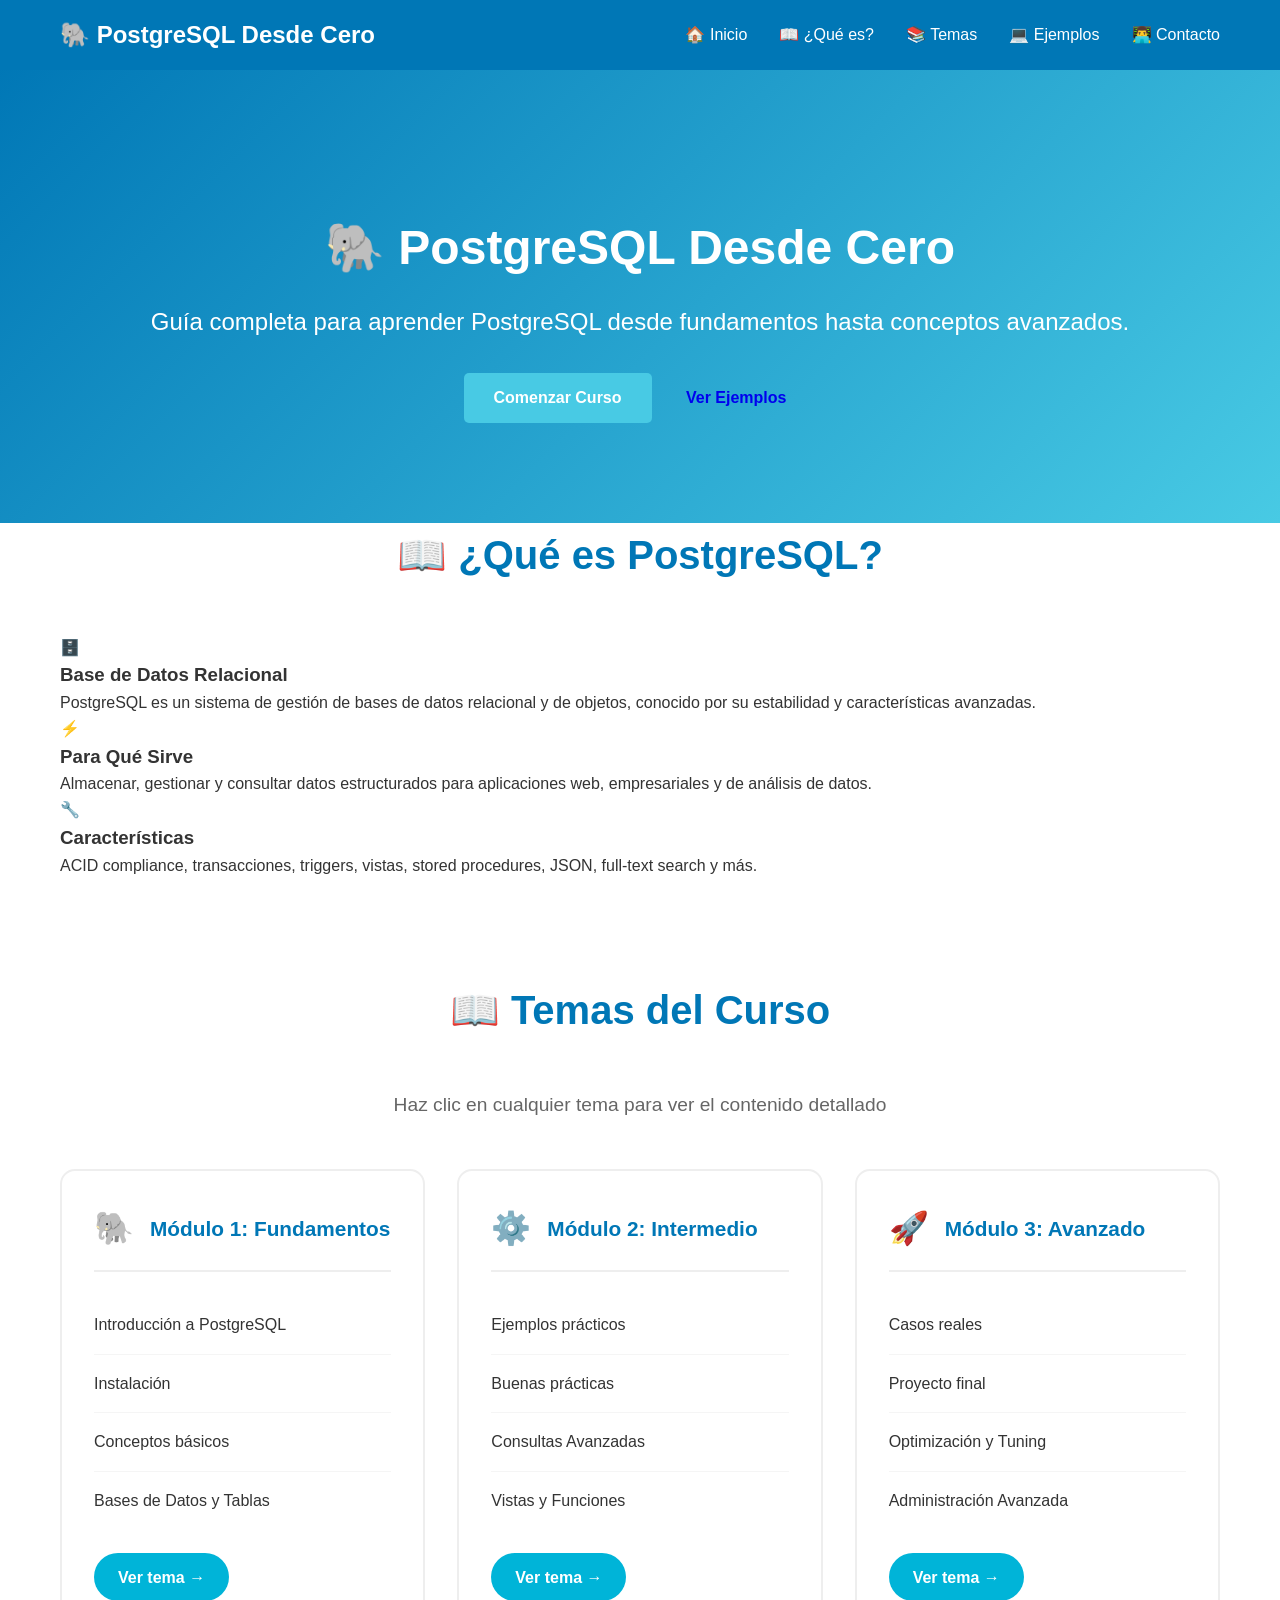
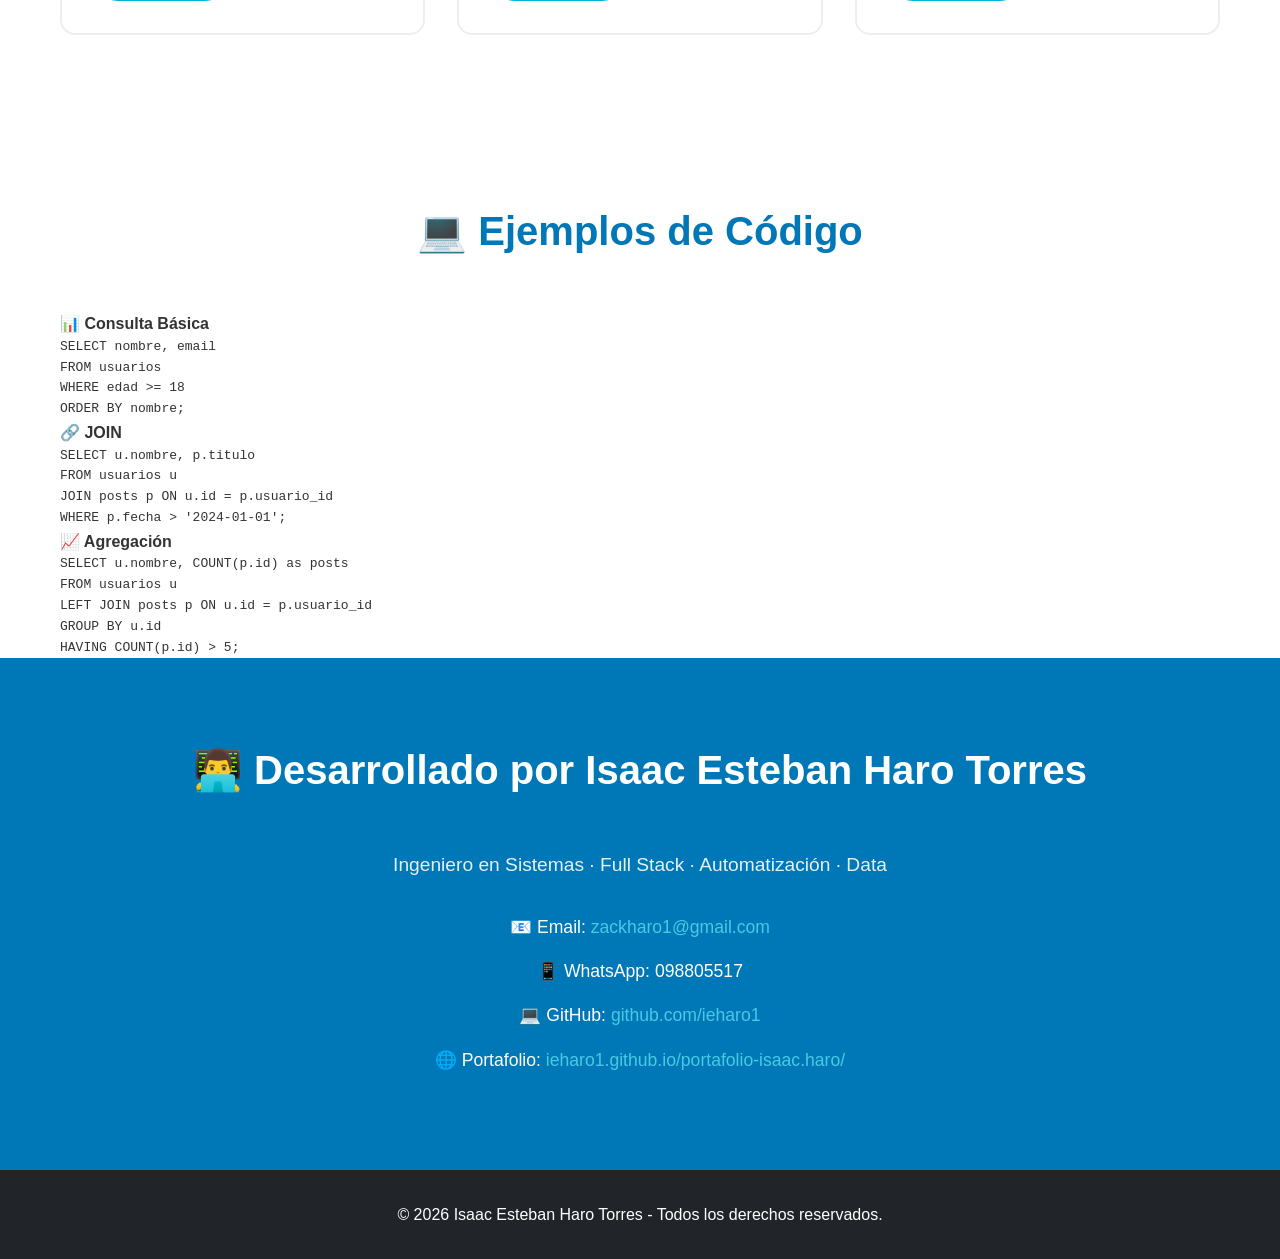
<file: index.html>
<!DOCTYPE html>
<html lang="es">
<head>
    <meta charset="UTF-8">
    <meta name="viewport" content="width=device-width, initial-scale=1.0">
    <title>🐘 PostgreSQL Desde Cero - Guía Completa</title>
    <link rel="stylesheet" href="css/styles.css">
</head>
<body>
    <header class="header">
        <nav class="navbar">
            <div class="container">
                <a href="#" class="logo">🐘 PostgreSQL Desde Cero</a>
                <ul class="nav-menu">
                    <li><a href="#inicio">🏠 Inicio</a></li>
                    <li><a href="#que-es">📖 ¿Qué es?</a></li>
                    <li><a href="#temas">📚 Temas</a></li>
                    <li><a href="#ejemplos">💻 Ejemplos</a></li>
                    <li><a href="#contacto">👨‍💻 Contacto</a></li>
                </ul>
            </div>
        </nav>
    </header>

    <main>
        <section id="inicio" class="hero">
            <div class="container">
                <h1>🐘 PostgreSQL Desde Cero</h1>
                <p class="hero-subtitle">Guía completa para aprender PostgreSQL desde fundamentos hasta conceptos avanzados.</p>
                <div class="hero-buttons">
                    <a href="#temas" class="btn btn-primary">Comenzar Curso</a>
                    <a href="#ejemplos" class="btn btn-secondary">Ver Ejemplos</a>
                </div>
            </div>
        </section>

        <section id="que-es" class="section">
            <div class="container">
                <h2>📖 ¿Qué es PostgreSQL?</h2>
                <div class="content-grid">
                    <div class="content-card">
                        <div class="card-icon">🗄️</div>
                        <h3>Base de Datos Relacional</h3>
                        <p>PostgreSQL es un sistema de gestión de bases de datos relacional y de objetos, conocido por su estabilidad y características avanzadas.</p>
                    </div>
                    <div class="content-card">
                        <div class="card-icon">⚡</div>
                        <h3>Para Qué Sirve</h3>
                        <p>Almacenar, gestionar y consultar datos estructurados para aplicaciones web, empresariales y de análisis de datos.</p>
                    </div>
                    <div class="content-card">
                        <div class="card-icon">🔧</div>
                        <h3>Características</h3>
                        <p>ACID compliance, transacciones, triggers, vistas, stored procedures, JSON, full-text search y más.</p>
                    </div>
                </div>
            </div>
        </section>

        <section id="temas" class="topics">
            <div class="container">
                <h2>📖 Temas del Curso</h2>
                <p class="topics-intro">Haz clic en cualquier tema para ver el contenido detallado</p>
                
                <div class="topics-grid">
                    <div class="topic-card">
                        <div class="topic-header">
                            <span class="topic-icon">🐘</span>
                            <h3>Módulo 1: Fundamentos</h3>
                        </div>
                        <ul class="topic-list">
                            <li><a href="#tema1-1">Introducción a PostgreSQL</a></li>
                            <li><a href="#tema1-2">Instalación</a></li>
                            <li><a href="#tema1-3">Conceptos básicos</a></li>
                            <li><a href="#tema1-4">Bases de Datos y Tablas</a></li>
                        </ul>
                        <a href="#tema1-1" class="btn-topic">Ver tema →</a>
                    </div>

                    <div class="topic-card">
                        <div class="topic-header">
                            <span class="topic-icon">⚙️</span>
                            <h3>Módulo 2: Intermedio</h3>
                        </div>
                        <ul class="topic-list">
                            <li><a href="#tema2-1">Ejemplos prácticos</a></li>
                            <li><a href="#tema2-2">Buenas prácticas</a></li>
                            <li><a href="#tema2-3">Consultas Avanzadas</a></li>
                            <li><a href="#tema2-4">Vistas y Funciones</a></li>
                        </ul>
                        <a href="#tema2-1" class="btn-topic">Ver tema →</a>
                    </div>

                    <div class="topic-card">
                        <div class="topic-header">
                            <span class="topic-icon">🚀</span>
                            <h3>Módulo 3: Avanzado</h3>
                        </div>
                        <ul class="topic-list">
                            <li><a href="#tema3-1">Casos reales</a></li>
                            <li><a href="#tema3-2">Proyecto final</a></li>
                            <li><a href="#tema3-3">Optimización y Tuning</a></li>
                            <li><a href="#tema3-4">Administración Avanzada</a></li>
                        </ul>
                        <a href="#tema3-1" class="btn-topic">Ver tema →</a>
                    </div>
                </div>

                <!-- Contenido Detallado de Temas -->
                <div class="topic-content">
                    <div class="content-detail" id="tema1-1">
                        <h3>📌 Introducción a PostgreSQL</h3>
                        <div class="content-body">
                            <p><strong>PostgreSQL</strong> es un sistema de gestión de bases de datos relacional y de objetos, conocido por su estabilidad, robustez y características avanzadas.</p>
                            <h4>Historia:</h4>
                            <p>PostgreSQL se originó en el proyecto POSTGRES en la Universidad de California, Berkeley en 1986. Fue creado por Michael Stonebraker como sucesor de Ingres.</p>
                            <h4>Características principales:</h4>
                            <ul>
                                <li>✅ Cumplimiento ACID completo</li>
                                <li>✅ Transacciones y savepoints</li>
                                <li>✅ Triggers y stored procedures</li>
                                <li>✅ Vistas y vistas materializadas</li>
                                <li>✅ Soporte para JSON y JSONB</li>
                                <li>✅ Full-text search</li>
                                <li>✅ Replicación y clustering</li>
                            </ul>
                            <div class="info-box">
                                <strong>💡 ¿Sabías qué?</strong>
                                <p>PostgreSQL es utilizado por grandes empresas como Apple, Instagram, Spotify y Reddit para manejar millones de transacciones diarias.</p>
                            </div>
                        </div>
                        <a href="#temas" class="btn btn-back">← Volver a temas</a>
                    </div>
                    
                    <div class="content-detail" id="tema1-2">
                        <h3>⚙️ Instalación de PostgreSQL</h3>
                        <div class="content-body">
                            <h4>En Windows:</h4>
                            <ol>
                                <li>Descarga PostgreSQL desde postgresql.org</li>
                                <li>Ejecuta el instalador</li>
                                <li>Selecciona componentes (Server, pgAdmin, Command Line Tools)</li>
                                <li>Configura la contraseña del usuario postgres</li>
                                <li>Selecciona el puerto (default: 5432)</li>
                                <li>Finaliza la instalación</li>
                            </ol>
                            <h4>En Linux (Ubuntu/Debian):</h4>
                            <pre><code>sudo apt-get update
sudo apt-get install postgresql postgresql-contrib
sudo systemctl status postgresql</code></pre>
                            <h4>En macOS:</h4>
                            <pre><code>brew install postgresql
brew services start postgresql</code></pre>
                            <h4>Verificar instalación:</h4>
                            <pre><code>psql --version
sudo -u postgres psql</code></pre>
                        </div>
                        <a href="#temas" class="btn btn-back">← Volver a temas</a>
                    </div>
                    
                    <div class="content-detail" id="tema1-3">
                        <h3>📦 Conceptos Básicos</h3>
                        <div class="content-body">
                            <h4>Crear Base de Datos:</h4>
                            <pre><code>CREATE DATABASE mi_base;
\c mi_base</code></pre>
                            <h4>Crear Tablas:</h4>
                            <pre><code>CREATE TABLE usuarios (
    id SERIAL PRIMARY KEY,
    nombre VARCHAR(100) NOT NULL,
    email VARCHAR(100) UNIQUE NOT NULL,
    edad INTEGER CHECK (edad >= 18),
    fecha_registro TIMESTAMP DEFAULT CURRENT_TIMESTAMP
);</code></pre>
                            <h4>Tipos de Datos Comunes:</h4>
                            <ul>
                                <li>INTEGER, BIGINT, SMALLINT</li>
                                <li>VARCHAR(n), TEXT</li>
                                <li>BOOLEAN</li>
                                <li>DATE, TIMESTAMP, INTERVAL</li>
                                <li>NUMERIC, REAL, DOUBLE PRECISION</li>
                                <li>JSON, JSONB</li>
                                <li>UUID, ARRAY</li>
                            </ul>
                            <h4>Restricciones:</h4>
                            <ul>
                                <li>PRIMARY KEY - Clave primaria</li>
                                <li>FOREIGN KEY - Clave foránea</li>
                                <li>UNIQUE - Valores únicos</li>
                                <li>NOT NULL - No nulo</li>
                                <li>CHECK - Validación personalizada</li>
                            </ul>
                        </div>
                        <a href="#temas" class="btn btn-back">← Volver a temas</a>
                    </div>
                    
                    <div class="content-detail" id="tema2-1">
                        <h3>💻 Ejemplos Prácticos</h3>
                        <div class="content-body">
                            <h4>Consultas SELECT:</h4>
                            <pre><code>-- Seleccionar todos
SELECT * FROM usuarios;

-- Seleccionar columnas específicas
SELECT nombre, email FROM usuarios;

-- Con WHERE
SELECT * FROM usuarios WHERE edad > 25;

-- Con ORDER BY
SELECT * FROM usuarios ORDER BY nombre ASC;</code></pre>
                            <h4>JOINs:</h4>
                            <pre><code>-- INNER JOIN
SELECT u.nombre, p.titulo
FROM usuarios u
INNER JOIN posts p ON u.id = p.usuario_id;

-- LEFT JOIN
SELECT u.nombre, p.titulo
FROM usuarios u
LEFT JOIN posts p ON u.id = p.usuario_id;</code></pre>
                            <h4>Funciones de Agregación:</h4>
                            <pre><code>-- COUNT
SELECT COUNT(*) FROM usuarios;

-- AVG
SELECT AVG(edad) FROM usuarios;

-- SUM, MAX, MIN
SELECT SUM(ventas), MAX(ventas), MIN(ventas) FROM ventas;</code></pre>
                            <h4>Subconsultas:</h4>
                            <pre><code>SELECT nombre FROM usuarios
WHERE id IN (SELECT usuario_id FROM posts WHERE fecha > '2024-01-01');</code></pre>
                        </div>
                        <a href="#temas" class="btn btn-back">← Volver a temas</a>
                    </div>
                    
                    <div class="content-detail" id="tema2-2">
                        <h3>✅ Buenas Prácticas</h3>
                        <div class="content-body">
                            <h4>Indexación:</h4>
                            <pre><code>-- Crear índice
CREATE INDEX idx_email ON usuarios(email);

-- Índice compuesto
CREATE INDEX idx_nombre_apellido ON usuarios(nombre, apellido);

-- Índice único
CREATE UNIQUE INDEX idx_email_unique ON usuarios(email);</code></pre>
                            <h4>Optimización de Consultas:</h4>
                            <ul>
                                <li>✅ Usa EXPLAIN ANALYZE para ver el plan de ejecución</li>
                                <li>✅ Indexa columnas usadas en WHERE y JOIN</li>
                                <li>✅ Evita SELECT * - selecciona solo columnas necesarias</li>
                                <li>✅ Usa LIMIT para paginar resultados grandes</li>
                                <li>✅ Evita funciones en columnas indexadas en WHERE</li>
                            </ul>
                            <h4>Diseño de Esquemas:</h4>
                            <ul>
                                <li>✅ Normaliza hasta 3FN o BCNF</li>
                                <li>✅ Usa claves foráneas para integridad referencial</li>
                                <li>✅ Documenta tu esquema con comentarios</li>
                                <li>✅ Usa nombres descriptivos para tablas y columnas</li>
                            </ul>
                        </div>
                        <a href="#temas" class="btn btn-back">← Volver a temas</a>
                    </div>
                    
                    <div class="content-detail" id="tema3-1">
                        <h3>🚀 Casos Reales</h3>
                        <div class="content-body">
                            <h4>Patrón 1: E-commerce</h4>
                            <pre><code>-- Tablas relacionadas
CREATE TABLE productos (
    id SERIAL PRIMARY KEY,
    nombre VARCHAR(200),
    precio DECIMAL(10,2),
    stock INTEGER
);

CREATE TABLE ordenes (
    id SERIAL PRIMARY KEY,
    usuario_id INTEGER REFERENCES usuarios(id),
    fecha TIMESTAMP DEFAULT CURRENT_TIMESTAMP,
    total DECIMAL(10,2)
);

CREATE TABLE ordenes_detalle (
    orden_id INTEGER REFERENCES ordenes(id),
    producto_id INTEGER REFERENCES productos(id),
    cantidad INTEGER,
    precio_unitario DECIMAL(10,2),
    PRIMARY KEY (orden_id, producto_id)
);</code></pre>
                            <h4>Patrón 2: Blog con Tags</h4>
                            <pre><code>-- Relación muchos a muchos
CREATE TABLE posts (
    id SERIAL PRIMARY KEY,
    titulo VARCHAR(200),
    contenido TEXT,
    usuario_id INTEGER REFERENCES usuarios(id)
);

CREATE TABLE tags (
    id SERIAL PRIMARY KEY,
    nombre VARCHAR(50) UNIQUE
);

CREATE TABLE post_tags (
    post_id INTEGER REFERENCES posts(id),
    tag_id INTEGER REFERENCES tags(id),
    PRIMARY KEY (post_id, tag_id)
);</code></pre>
                            <h4>Empresas que usan PostgreSQL:</h4>
                            <ul>
                                <li>🏢 Instagram - Maneja billones de consultas diarias</li>
                                <li>🎵 Spotify - Almacenamiento de metadatos de música</li>
                                <li>🍎 Apple - Servicios de iCloud</li>
                                <li>💼 Reddit - Sistema de votación y comentarios</li>
                            </ul>
                        </div>
                        <a href="#temas" class="btn btn-back">← Volver a temas</a>
                    </div>
                    
                    <div class="content-detail" id="tema3-2">
                        <h3>📋 Proyecto Final</h3>
                        <div class="content-body">
                            <p>Desarrolla una base de datos completa para un sistema de gestión de biblioteca:</p>
                            <h4>Requisitos:</h4>
                            <ol>
                                <li>📚 Tabla de libros (isbn, titulo, autor, editorial, año)</li>
                                <li>👥 Tabla de usuarios (id, nombre, email, telefono)</li>
                                <li>📋 Tabla de préstamos (id, libro_id, usuario_id, fecha_prestamo, fecha_devolucion)</li>
                                <li>🏷️ Tabla de categorías (id, nombre, descripcion)</li>
                                <li>📝 Tabla de reservas (id, libro_id, usuario_id, fecha_reserva, estado)</li>
                            </ol>
                            <h4>Consultas a implementar:</h4>
                            <ul>
                                <li>✅ Libros prestados actualmente</li>
                                <li>✅ Usuarios con préstamos vencidos</li>
                                <li>✅ Libros más prestados</li>
                                <li>✅ Historial de préstamos por usuario</li>
                                <li>✅ Disponibilidad de libros</li>
                            </ul>
                            <div class="info-box">
                                <strong>💡 Entrega sugerida:</strong>
                                <p>Crea un script SQL con todo el esquema, datos de prueba y las consultas requeridas. Documenta cada tabla y consulta con comentarios.</p>
                            </div>
                        </div>
                        <a href="#temas" class="btn btn-back">← Volver a temas</a>
                    </div>
                    <div class="content-detail" id="tema1-4">
                        <h3>💾 Backup, Restore y pgAdmin</h3>
                        <div class="content-body">
                            <h4>pg_dump:</h4>
                            <pre><code>pg_dump -U postgres -d mi_base -F c -f backup.dump

# Restaurar
pg_restore -U postgres -d mi_base backup.dump

# Backup en texto plano
pg_dump -U postgres -d mi_base > backup.sql</code></pre>
                            <h4>pgAdmin 4:</h4>
                            <ul>
                                <li>Herramienta gráfica oficial para PostgreSQL</li>
                                <li>Diseño de bases de datos visual</li>
                                <li>Ejecución de queries</li>
                                <li>Gestión de backups</li>
                                <li>Monitoreo de rendimiento</li>
                            </ul>
                            <h4>Herramientas Adicionales:</h4>
                            <pre><code>psql -U postgres -d mi_base -c "\dt"    # Listar tablas
psql -U postgres -d mi_base -c "\d tabla"  # Estructura
psql -U postgres -d mi_base < backup.sql    # Restaurar</code></pre>
                        </div>
                        <a href="#temas" class="btn btn-back">← Volver a temas</a>
                    </div>
                    
                    <div class="content-detail" id="tema2-3">
                        <h3>🔐 Transacciones y Control de Concurrencia</h3>
                        <div class="content-body">
                            <h4>Transacciones:</h4>
                            <pre><code>BEGIN;

UPDATE cuentas SET saldo = saldo - 500 WHERE id = 1;
UPDATE cuentas SET saldo = saldo + 500 WHERE id = 2;

-- Verificar
SELECT * FROM cuentas WHERE id IN (1, 2);

-- Confirmar o revertir
COMMIT;
-- o ROLLBACK;</code></pre>
                            <h4>Niveles de Aislamiento:</h4>
                            <pre><code>-- Ver nivel actual
SHOW transaction_isolation;

-- Establecer nivel
SET TRANSACTION ISOLATION LEVEL SERIALIZABLE;

-- En una transacción
BEGIN TRANSACTION ISOLATION LEVEL REPEATABLE READ;</code></pre>
                            <h4>SAVEPOINT:</h4>
                            <pre><code>BEGIN;
INSERT INTO log VALUES ('evento1');
SAVEPOINT sp1;
INSERT INTO log VALUES ('evento2');
ROLLBACK TO SAVEPOINT sp1;
COMMIT;</code></pre>
                            <h4>Control de Concurrencia (MVCC):</h4>
                            <p>PostgreSQL usa MVCC que permite lecturas concurrentes sin bloqueos.</p>
                        </div>
                        <a href="#temas" class="btn btn-back">← Volver a temas</a>
                    </div>
                    
                    <div class="content-detail" id="tema2-4">
                        <h3>📊 Subconsultas y UNION</h3>
                        <div class="content-body">
                            <h4>Subconsultas:</h4>
                            <pre><code>-- Escalar
SELECT nombre, salario, 
    (SELECT AVG(salario) FROM empleados) AS promedio
FROM empleados;

-- Tabla
SELECT dept, promedio FROM (
    SELECT departamento_id AS dept, AVG(salario) AS promedio
    FROM empleados GROUP BY departamento_id
) AS stats WHERE promedio > 50000;</code></pre>
                            <h4>CTE (Common Table Expression):</h4>
                            <pre><code>WITH stats AS (
    SELECT departamento_id, AVG(salario) AS promedio
    FROM empleados GROUP BY departamento_id
)
SELECT e.nombre, e.salario, s.promedio
FROM empleados e
JOIN stats s ON e.departamento_id = s.departamento_id
WHERE e.salario > s.promedio;</code></pre>
                            <h4>UNION, INTERSECT, EXCEPT:</h4>
                            <pre><code>-- UNION (sin duplicados)
SELECT nombre FROM empleados_2023
UNION
SELECT nombre FROM empleados_2024;

-- UNION ALL (con duplicados)
SELECT nombre FROM empleados_2023
UNION ALL
SELECT nombre FROM empleados_2024;

-- INTERSECT (comunes)
SELECT email FROM clientes
INTERSECT
SELECT email FROM Newsletter;</code></pre>
                        </div>
                        <a href="#temas" class="btn btn-back">← Volver a temas</a>
                    </div>
                    
                    <div class="content-detail" id="tema3-3">
                        <h3>🧩 Procedimientos, Funciones y Triggers</h3>
                        <div class="content-body">
                            <h4>Procedimientos (PL/pgSQL):</h4>
                            <pre><code>CREATE OR REPLACE PROCEDURE transferencia(
    origen INT, destino INT, monto DECIMAL(10,2)
)
LANGUAGE plpgsql
AS $$
BEGIN
    UPDATE cuentas SET saldo = saldo - monto WHERE id = origen;
    UPDATE cuentas SET saldo = saldo + monto WHERE id = destino;
    COMMIT;
EXCEPTION
    WHEN OTHERS THEN
        ROLLBACK;
        RAISE;
END $$;

CALL transferencia(1, 2, 100);</code></pre>
                            <h4>Funciones:</h4>
                            <pre><code>CREATE OR REPLACE FUNCTION calcular_iva(precio DECIMAL)
RETURNS DECIMAL AS $$
BEGIN
    RETURN precio * 0.16;
END;
$$ LANGUAGE plpgsql;

SELECT nombre, precio, calcular_iva(precio) AS iva FROM productos;</code></pre>
                            <h4>Triggers:</h4>
                            <pre><code>CREATE OR REPLACE FUNCTION audit_trigger()
RETURNS TRIGGER AS $$
BEGIN
    INSERT INTO audit_log (tabla, accion, usuario, fecha)
    VALUES (TG_TABLE_NAME, TG_OP, current_user, now());
    RETURN NEW;
END;
$$ LANGUAGE plpgsql;

CREATE TRIGGER tr_empleados_audit
AFTER UPDATE ON empleados
FOR EACH ROW EXECUTE FUNCTION audit_trigger();</code></pre>
                        </div>
                        <a href="#temas" class="btn btn-back">← Volver a temas</a>
                    </div>
                    
                    <div class="content-detail" id="tema3-4">
                        <h3>🚀 Replicación y Alta Disponibilidad</h3>
                        <div class="content-body">
                            <h4>Replicación Física:</h4>
                            <pre><code>-- En postgresql.conf (maestro)
wal_level = replica
max_wal_senders = 3
wal_keep_size = 1GB

-- pg_hba.conf
host replication all 192.168.1.0/24 md5

-- En esclavo
pg_basebackup -h master_ip -D /var/lib/postgresql/data -U replication -P</code></pre>
                            <h4>Logical Replication:</h4>
                            <pre><code>-- Crear publicación
CREATE PUBLICATION mi_pub FOR TABLE productos;

-- Crear suscripción
CREATE SUBSCRIPTION mi_sub
CONNECTION 'host=master port=5432 dbname=mi_db'
PUBLICATION mi_pub;</code></pre>
                            <h4>Patronización:</h4>
                            <pre><code>-- pgpool-II o PgBouncer para pooling
-- Patroni para alta disponibilidad
-- Amazon RDS / Aurora para cloud</code></pre>
                            <h4>Partitioning:</h4>
                            <pre><code>CREATE TABLE ventas (
    id SERIAL, fecha DATE, monto DECIMAL
) PARTITION BY RANGE (fecha);

CREATE TABLE ventas_2024 PARTITION OF ventas
    FOR VALUES FROM ('2024-01-01') TO ('2025-01-01');</code></pre>
                        </div>
                        <a href="#temas" class="btn btn-back">← Volver a temas</a>
                    </div>
                </div>
            </div>
        </section>

        <section id="ejemplos" class="section section-alt">
            <div class="container">
                <h2>💻 Ejemplos de Código</h2>
                <div class="examples-grid">
                    <div class="example-card">
                        <h4>📊 Consulta Básica</h4>
                        <pre><code>SELECT nombre, email 
FROM usuarios 
WHERE edad >= 18
ORDER BY nombre;</code></pre>
                    </div>
                    <div class="example-card">
                        <h4>🔗 JOIN</h4>
                        <pre><code>SELECT u.nombre, p.titulo
FROM usuarios u
JOIN posts p ON u.id = p.usuario_id
WHERE p.fecha > '2024-01-01';</code></pre>
                    </div>
                    <div class="example-card">
                        <h4>📈 Agregación</h4>
                        <pre><code>SELECT u.nombre, COUNT(p.id) as posts
FROM usuarios u
LEFT JOIN posts p ON u.id = p.usuario_id
GROUP BY u.id
HAVING COUNT(p.id) > 5;</code></pre>
                    </div>
                </div>
            </div>
        </section>

        <section id="contacto" class="contact">
            <div class="container">
                <h2>👨‍💻 Desarrollado por Isaac Esteban Haro Torres</h2>
                <p class="contact-title">Ingeniero en Sistemas · Full Stack · Automatización · Data</p>
                <div class="contact-info">
                    <p>📧 Email: <a href="mailto:zackharo1@gmail.com">zackharo1@gmail.com</a></p>
                    <p>📱 WhatsApp: 098805517</p>
                    <p>💻 GitHub: <a href="https://github.com/ieharo1" target="_blank">github.com/ieharo1</a></p>
                    <p>🌐 Portafolio: <a href="https://ieharo1.github.io/portafolio-isaac.haro/" target="_blank">ieharo1.github.io/portafolio-isaac.haro/</a></p>
                </div>
            </div>
        </section>
    </main>

    <footer class="footer">
        <div class="container">
            <p>&copy; 2026 Isaac Esteban Haro Torres - Todos los derechos reservados.</p>
        </div>
    </footer>

    <script src="js/main.js"></script>
</body>
</html>
</file>
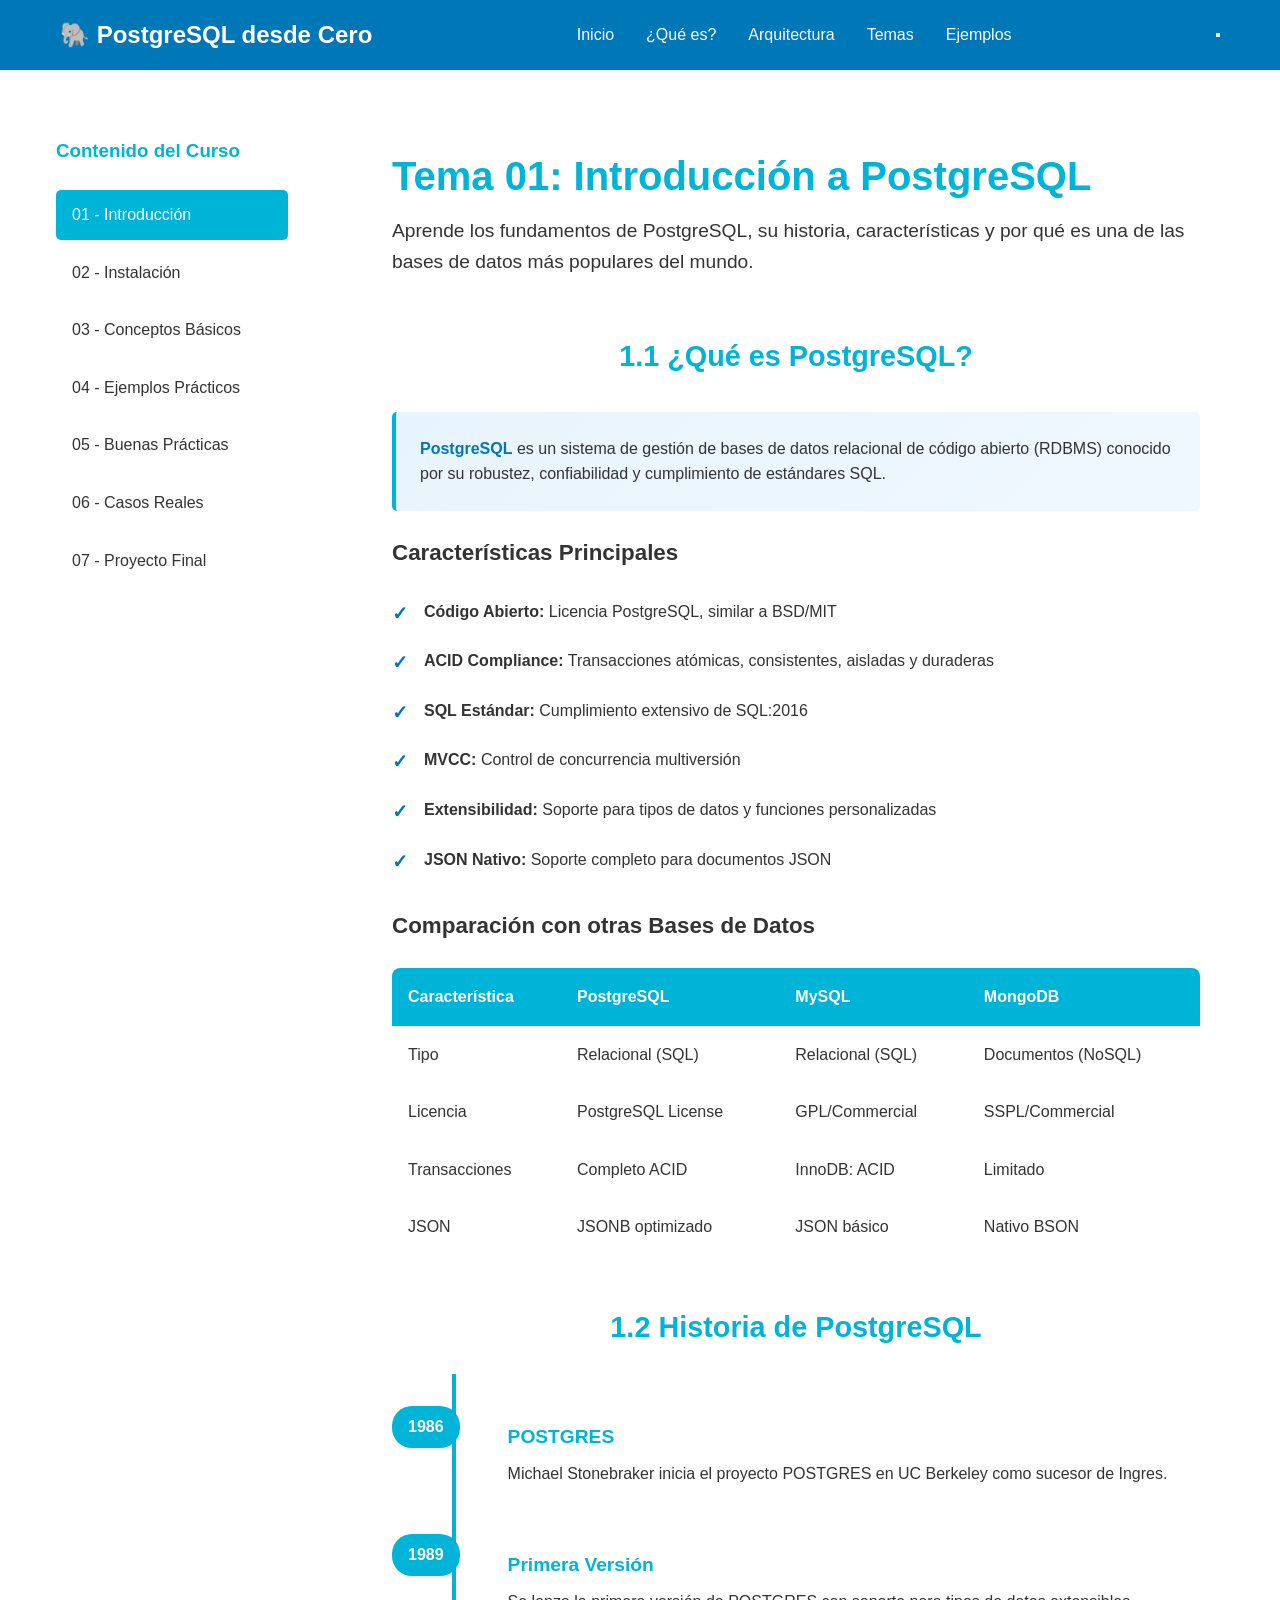
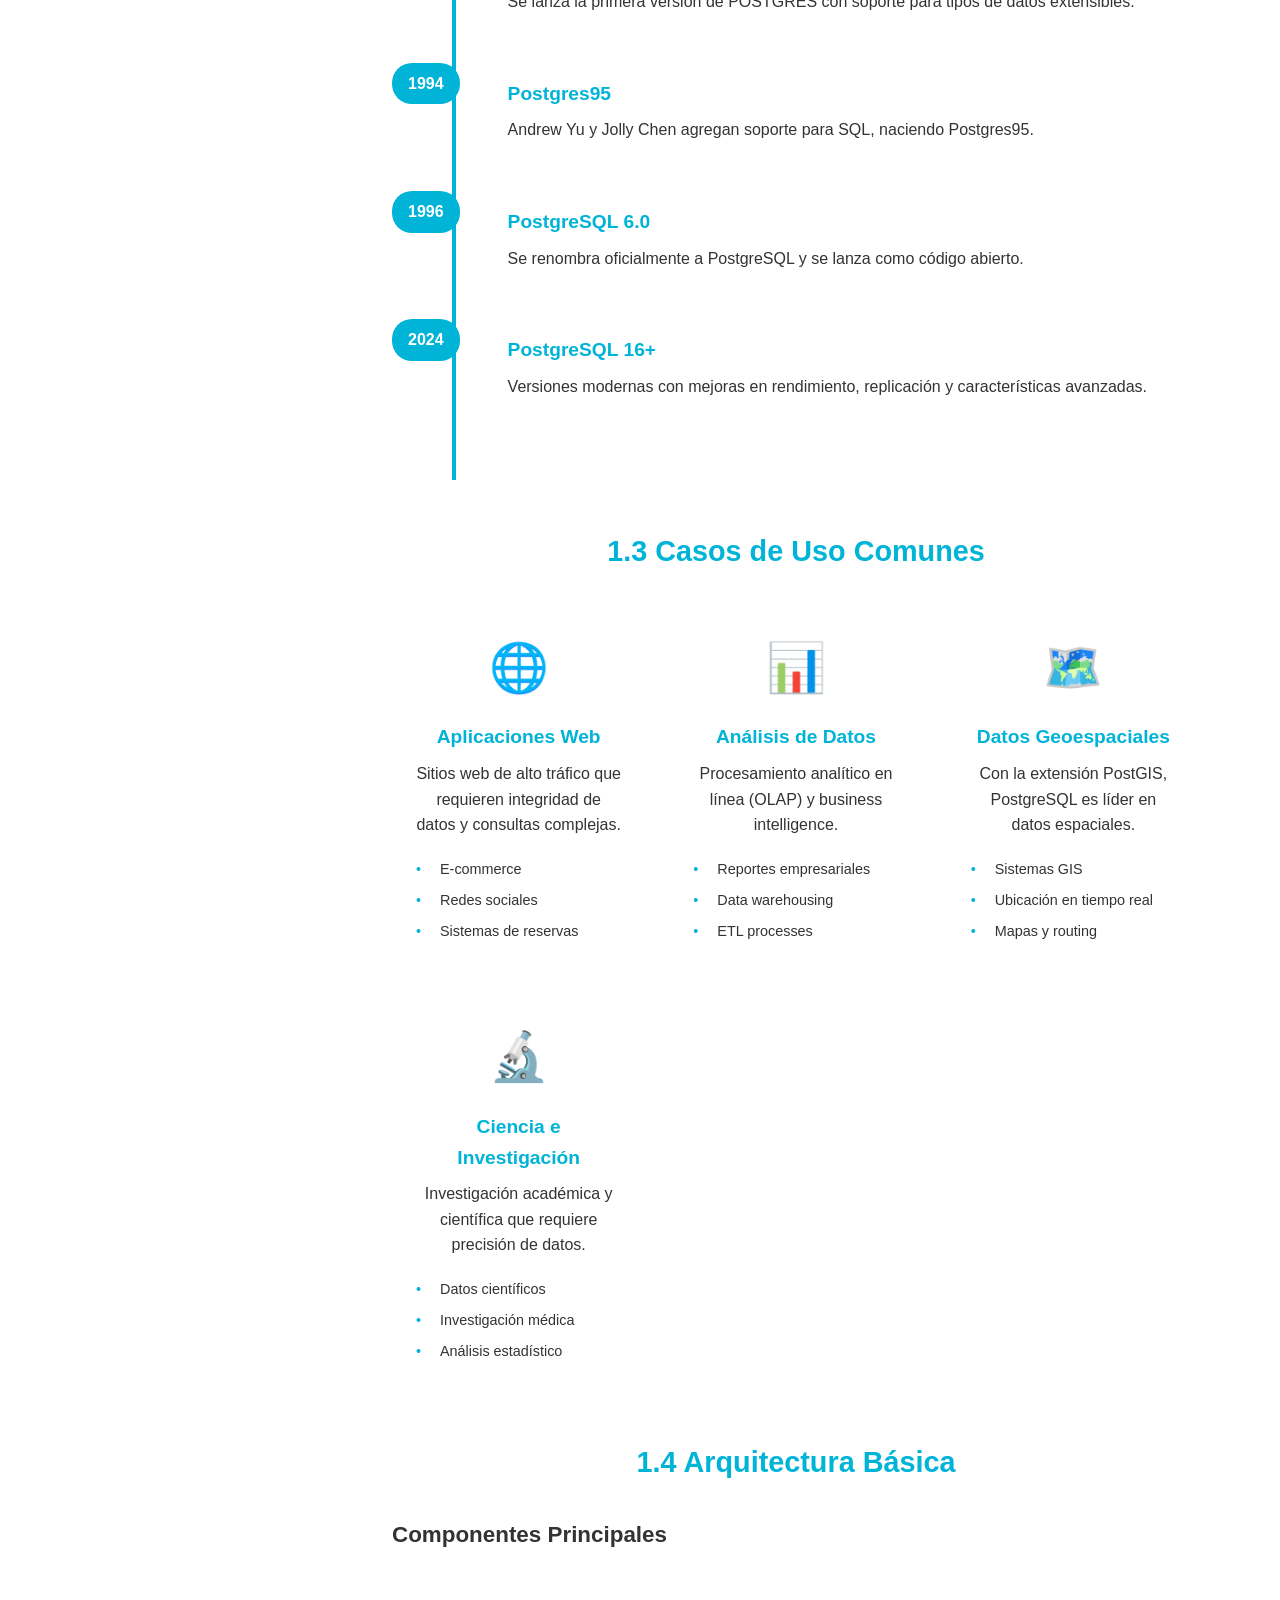
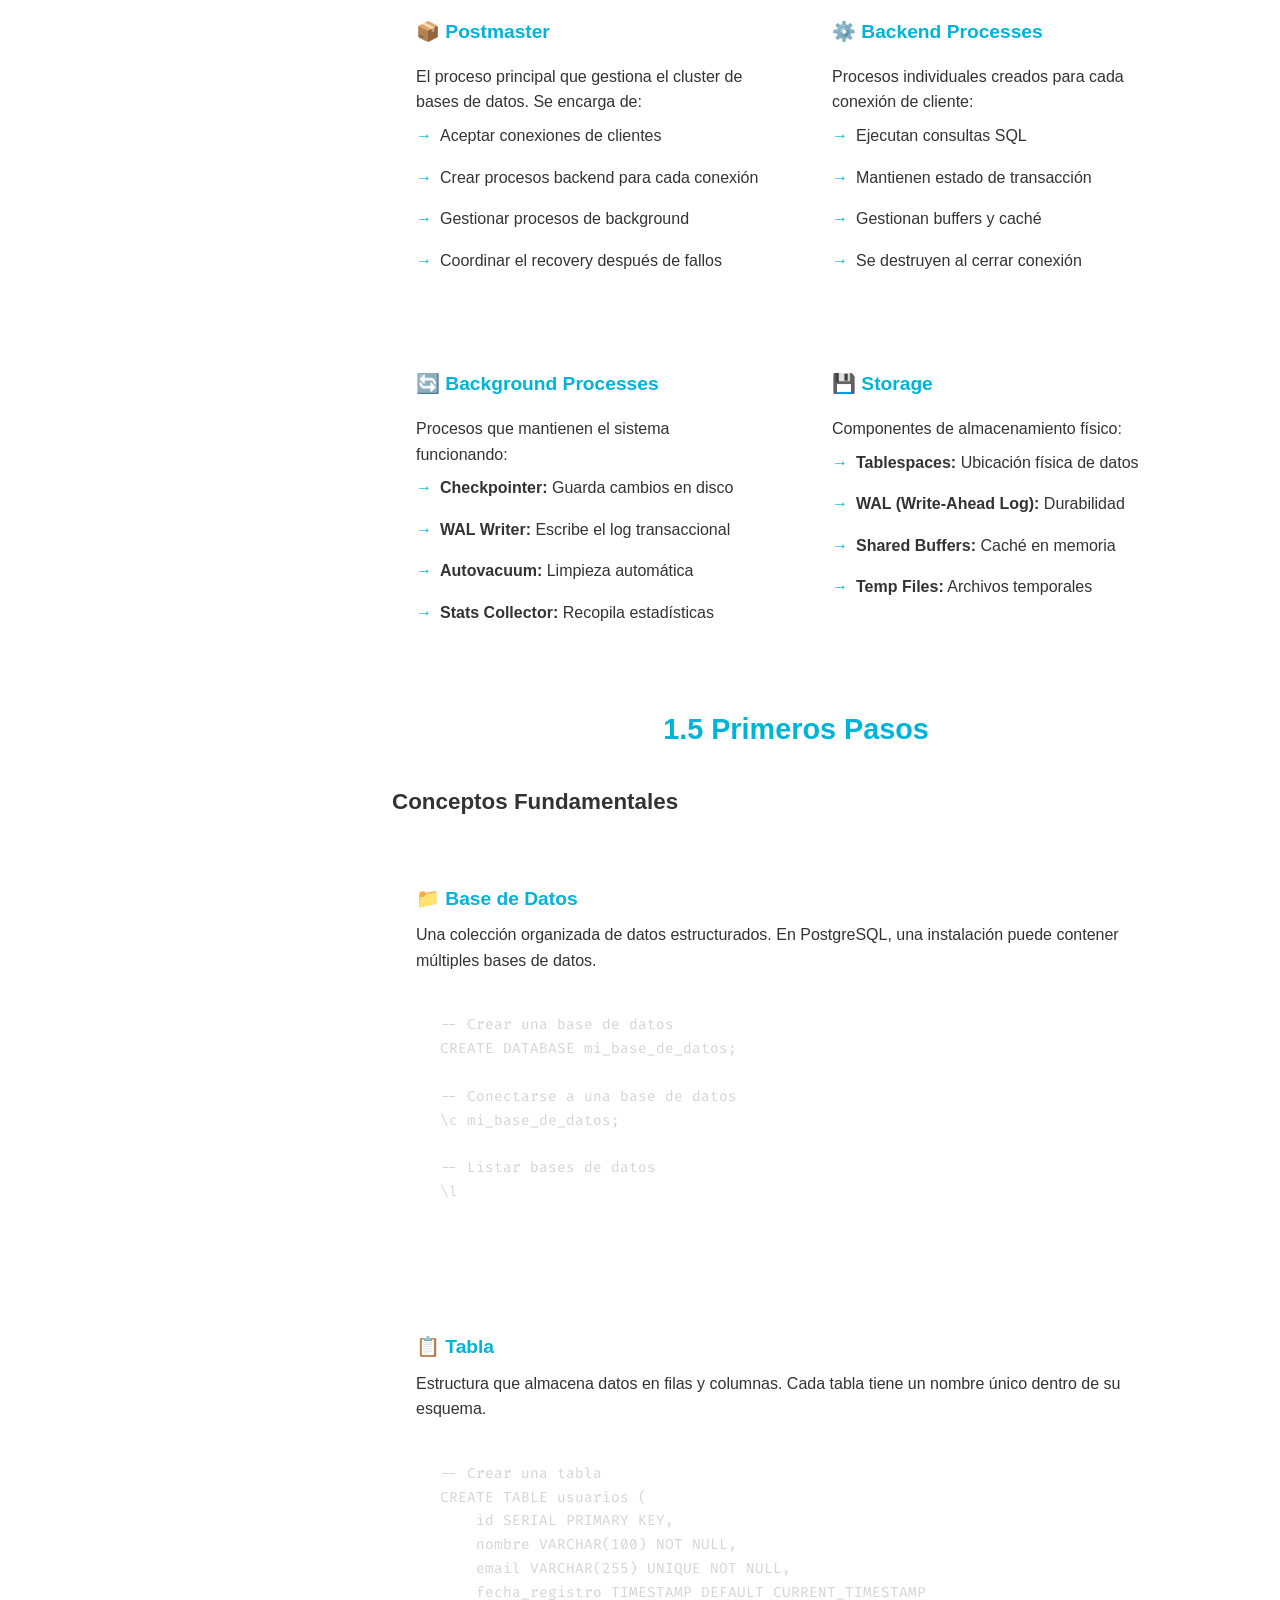
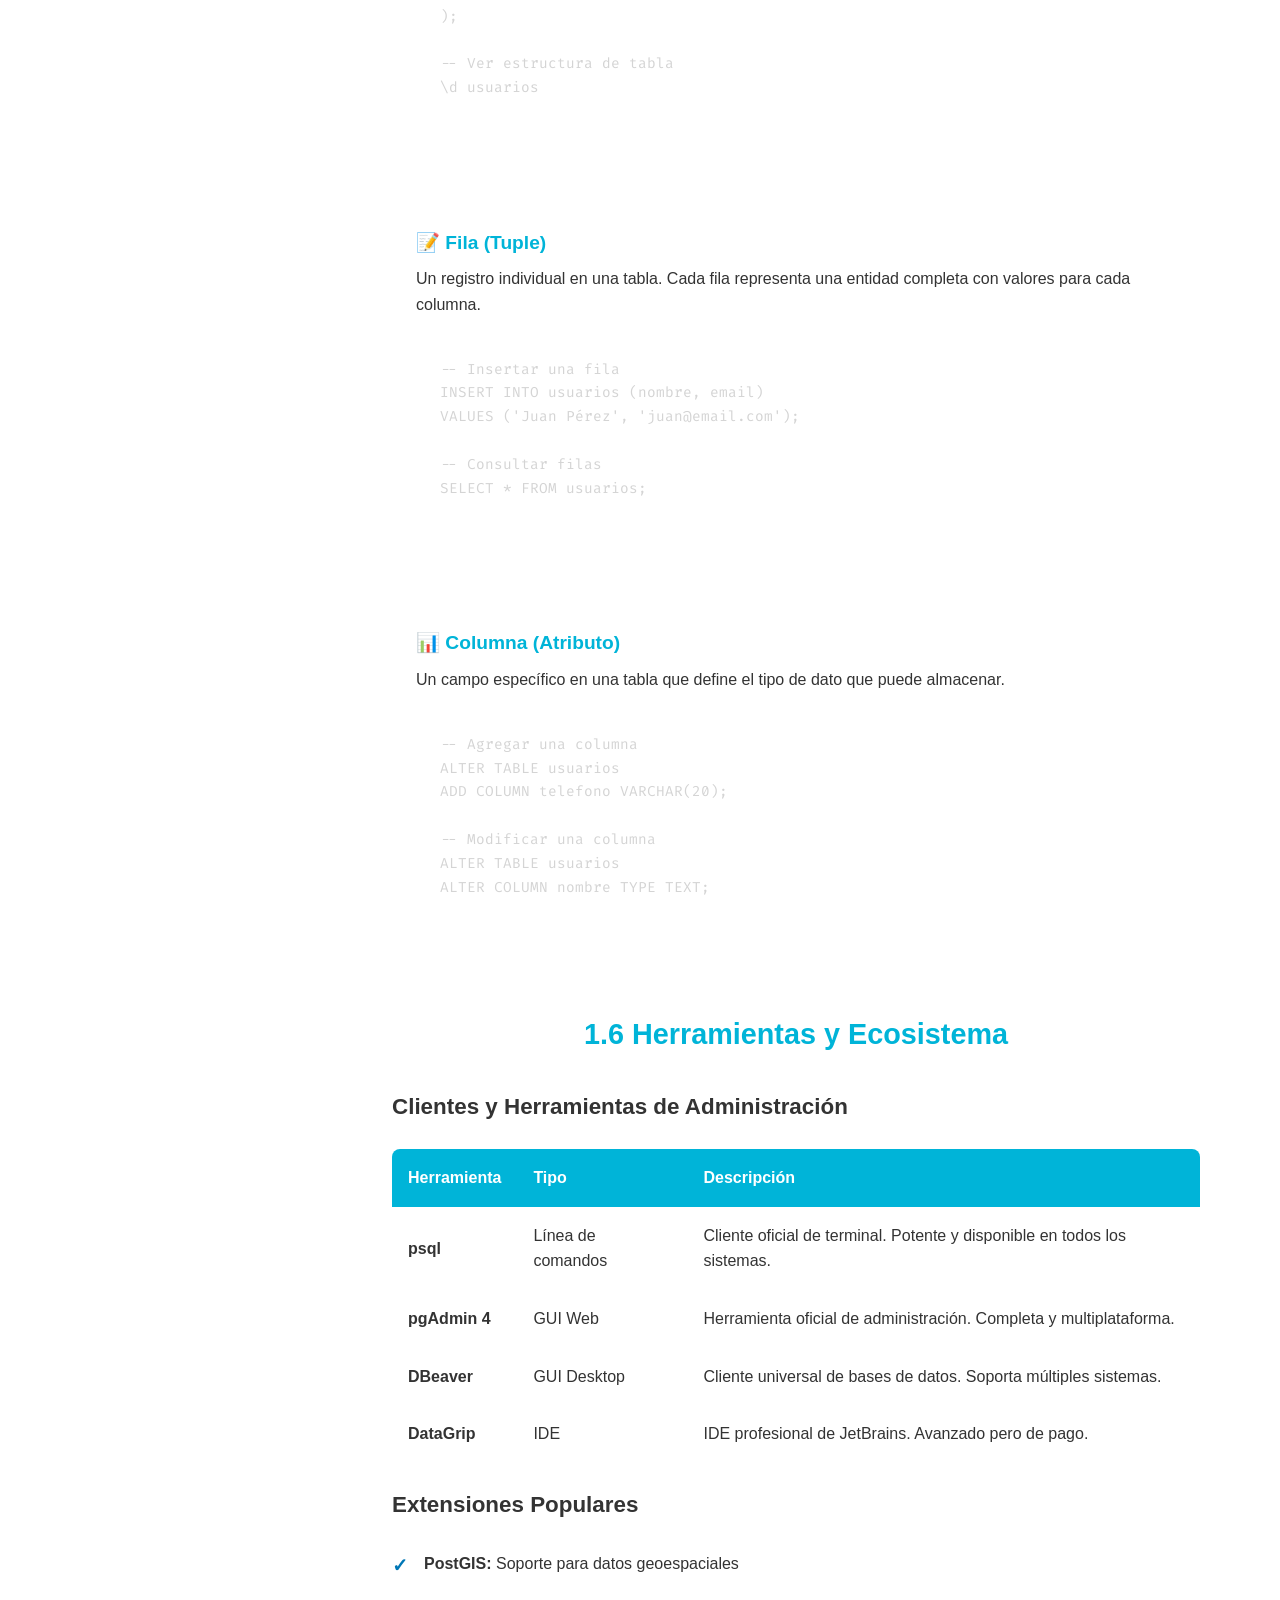
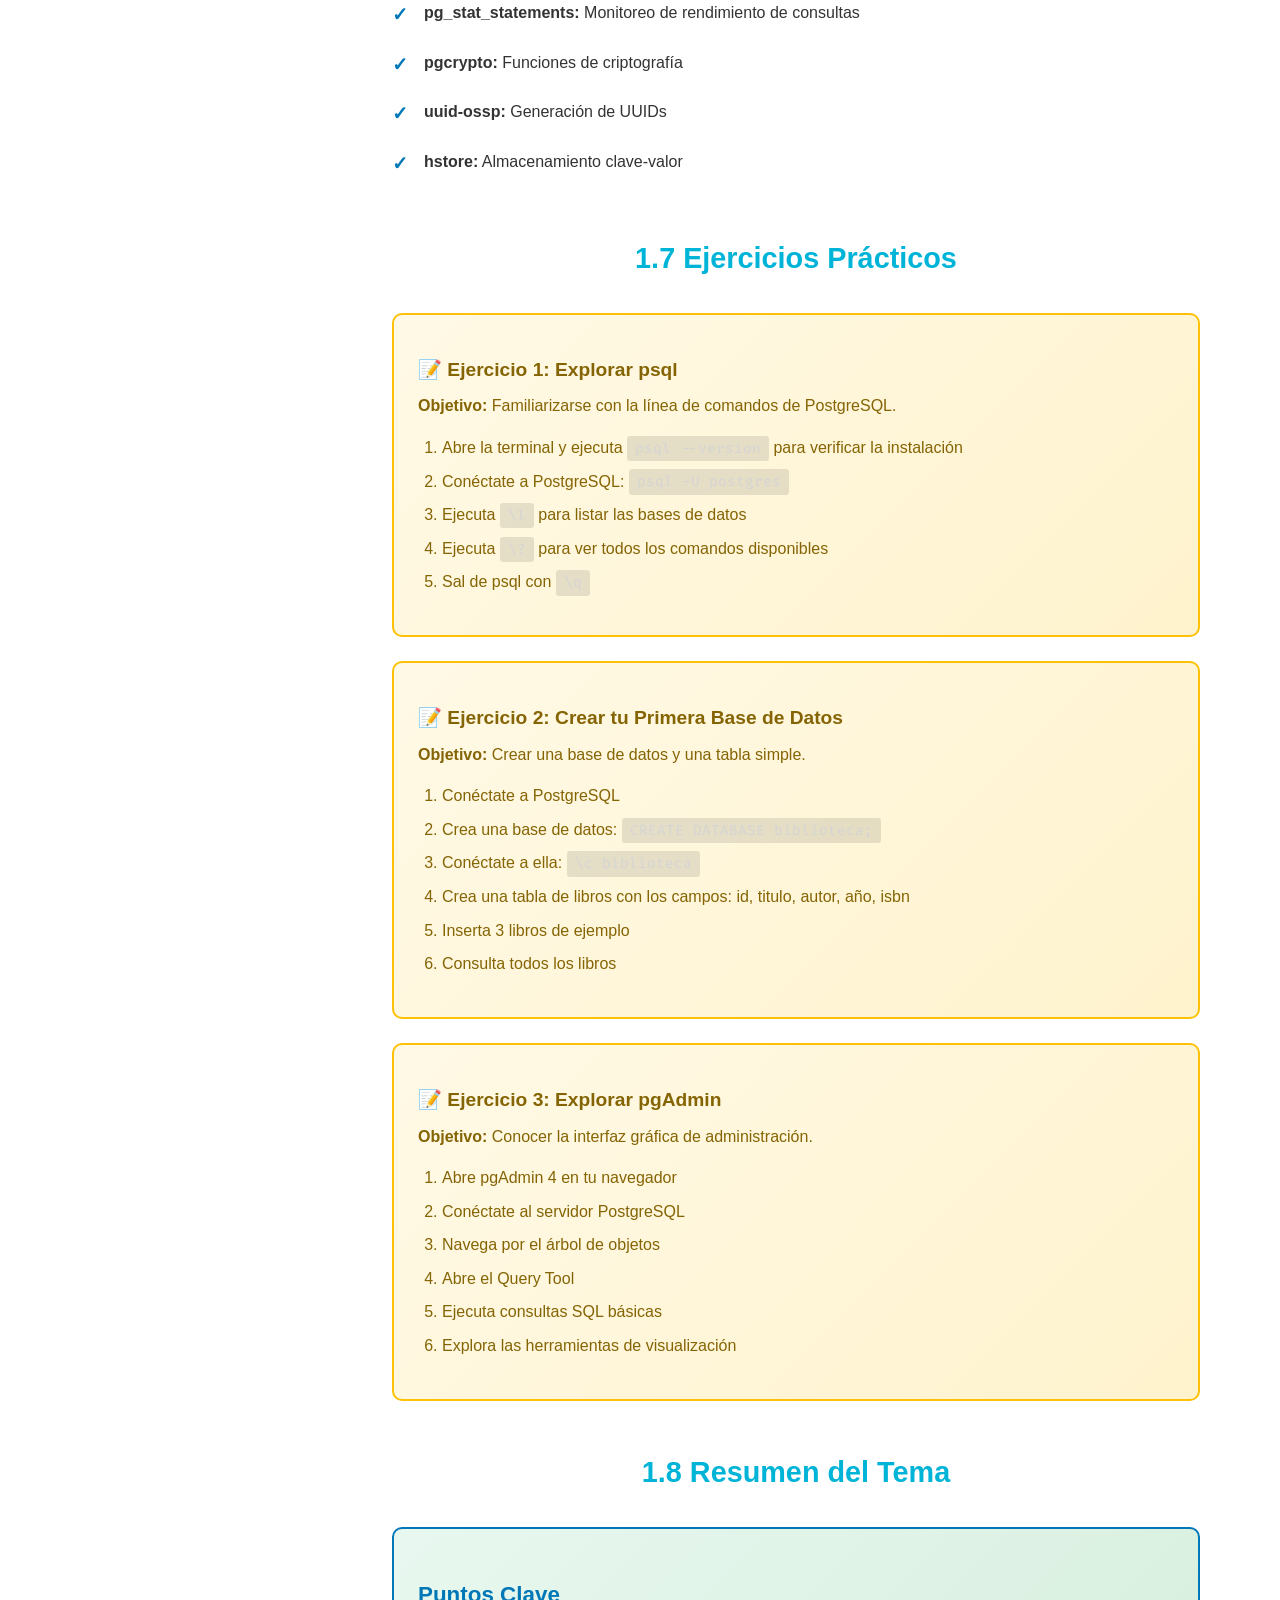
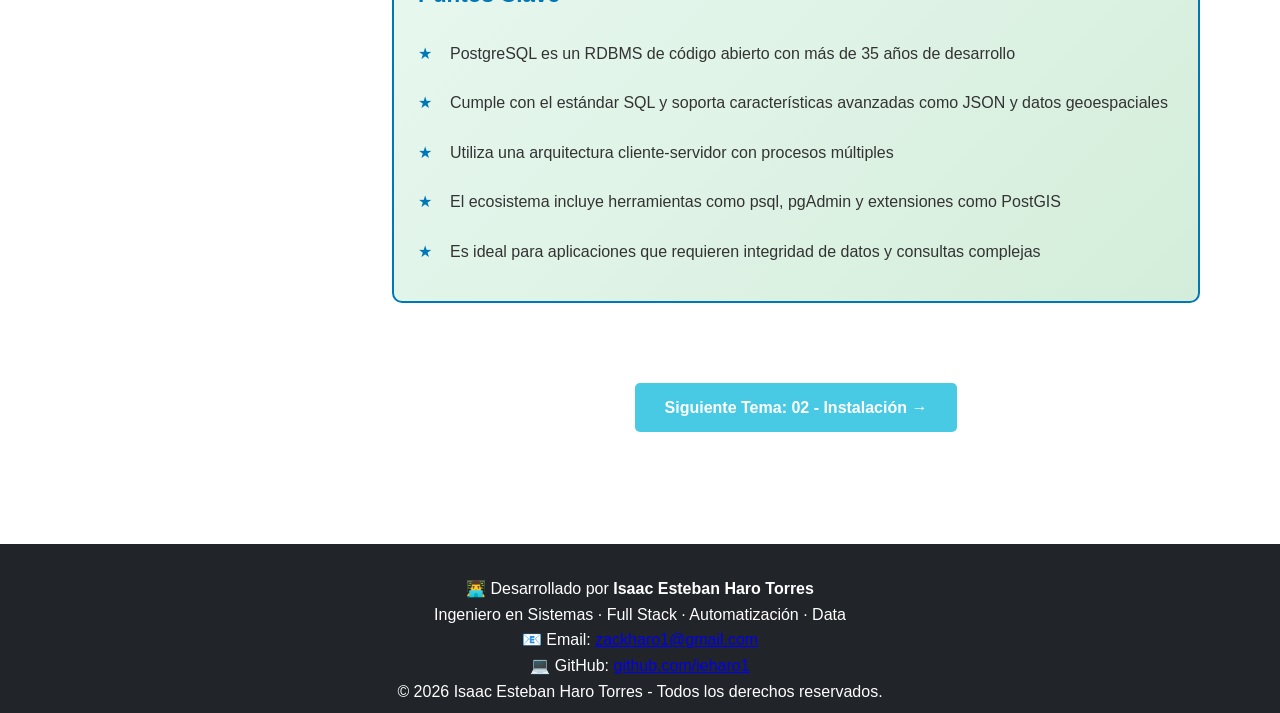
<file: docs/01-introduccion.html>
<!DOCTYPE html>
<html lang="es">
<head>
    <meta charset="UTF-8">
    <meta name="viewport" content="width=device-width, initial-scale=1.0">
    <title>01 - Introducción | PostgreSQL desde Cero</title>
    <link rel="stylesheet" href="../css/styles.css">
    <link rel="stylesheet" href="../css/docs.css">
    <link href="https://fonts.googleapis.com/css2?family=Roboto:wght@300;400;500;700&family=Fira+Code:wght@400;500&display=swap" rel="stylesheet">
</head>
<body>
    <!-- Header -->
    <header class="header">
        <nav class="navbar">
            <div class="container">
                <div class="logo">
                    <span class="logo-icon">🐘</span>
                    <span class="logo-text">PostgreSQL desde Cero</span>
                </div>
                <ul class="nav-menu" id="navMenu">
                    <li><a href="../index.html">Inicio</a></li>
                    <li><a href="../index.html#que-es">¿Qué es?</a></li>
                    <li><a href="../index.html#arquitectura">Arquitectura</a></li>
                    <li><a href="../index.html#temas">Temas</a></li>
                    <li><a href="../index.html#ejemplos">Ejemplos</a></li>
                </ul>
                <button class="nav-toggle" id="navToggle">
                    <span></span>
                    <span></span>
                    <span></span>
                </button>
            </div>
        </nav>
    </header>

    <!-- Main Content -->
    <main class="docs-main">
        <div class="docs-container">
            <!-- Sidebar -->
            <aside class="docs-sidebar">
                <h3>Contenido del Curso</h3>
                <nav class="docs-nav">
                    <ul>
                        <li><a href="01-introduccion.html" class="active">01 - Introducción</a></li>
                        <li><a href="02-instalacion.html">02 - Instalación</a></li>
                        <li><a href="03-conceptos-basicos.html">03 - Conceptos Básicos</a></li>
                        <li><a href="04-ejemplos-practicos.html">04 - Ejemplos Prácticos</a></li>
                        <li><a href="05-buenas-practicas.html">05 - Buenas Prácticas</a></li>
                        <li><a href="06-casos-reales.html">06 - Casos Reales</a></li>
                        <li><a href="07-proyecto-final.html">07 - Proyecto Final</a></li>
                    </ul>
                </nav>
            </aside>

            <!-- Content -->
            <article class="docs-content">
                <header class="docs-header">
                    <h1>Tema 01: Introducción a PostgreSQL</h1>
                    <p class="docs-intro">Aprende los fundamentos de PostgreSQL, su historia, características y por qué es una de las bases de datos más populares del mundo.</p>
                </header>

                <section class="docs-section">
                    <h2>1.1 ¿Qué es PostgreSQL?</h2>
                    <div class="info-box">
                        <p><strong>PostgreSQL</strong> es un sistema de gestión de bases de datos relacional de código abierto (RDBMS) conocido por su robustez, confiabilidad y cumplimiento de estándares SQL.</p>
                    </div>
                    
                    <h3>Características Principales</h3>
                    <ul class="feature-list">
                        <li><strong>Código Abierto:</strong> Licencia PostgreSQL, similar a BSD/MIT</li>
                        <li><strong>ACID Compliance:</strong> Transacciones atómicas, consistentes, aisladas y duraderas</li>
                        <li><strong>SQL Estándar:</strong> Cumplimiento extensivo de SQL:2016</li>
                        <li><strong>MVCC:</strong> Control de concurrencia multiversión</li>
                        <li><strong>Extensibilidad:</strong> Soporte para tipos de datos y funciones personalizadas</li>
                        <li><strong>JSON Nativo:</strong> Soporte completo para documentos JSON</li>
                    </ul>

                    <h3>Comparación con otras Bases de Datos</h3>
                    <table class="docs-table">
                        <thead>
                            <tr>
                                <th>Característica</th>
                                <th>PostgreSQL</th>
                                <th>MySQL</th>
                                <th>MongoDB</th>
                            </tr>
                        </thead>
                        <tbody>
                            <tr>
                                <td>Tipo</td>
                                <td>Relacional (SQL)</td>
                                <td>Relacional (SQL)</td>
                                <td>Documentos (NoSQL)</td>
                            </tr>
                            <tr>
                                <td>Licencia</td>
                                <td>PostgreSQL License</td>
                                <td>GPL/Commercial</td>
                                <td>SSPL/Commercial</td>
                            </tr>
                            <tr>
                                <td>Transacciones</td>
                                <td>Completo ACID</td>
                                <td>InnoDB: ACID</td>
                                <td>Limitado</td>
                            </tr>
                            <tr>
                                <td>JSON</td>
                                <td>JSONB optimizado</td>
                                <td>JSON básico</td>
                                <td>Nativo BSON</td>
                            </tr>
                        </tbody>
                    </table>
                </section>

                <section class="docs-section">
                    <h2>1.2 Historia de PostgreSQL</h2>
                    
                    <div class="timeline">
                        <div class="timeline-item">
                            <div class="timeline-year">1986</div>
                            <div class="timeline-content">
                                <h4>POSTGRES</h4>
                                <p>Michael Stonebraker inicia el proyecto POSTGRES en UC Berkeley como sucesor de Ingres.</p>
                            </div>
                        </div>
                        <div class="timeline-item">
                            <div class="timeline-year">1989</div>
                            <div class="timeline-content">
                                <h4>Primera Versión</h4>
                                <p>Se lanza la primera versión de POSTGRES con soporte para tipos de datos extensibles.</p>
                            </div>
                        </div>
                        <div class="timeline-item">
                            <div class="timeline-year">1994</div>
                            <div class="timeline-content">
                                <h4>Postgres95</h4>
                                <p>Andrew Yu y Jolly Chen agregan soporte para SQL, naciendo Postgres95.</p>
                            </div>
                        </div>
                        <div class="timeline-item">
                            <div class="timeline-year">1996</div>
                            <div class="timeline-content">
                                <h4>PostgreSQL 6.0</h4>
                                <p>Se renombra oficialmente a PostgreSQL y se lanza como código abierto.</p>
                            </div>
                        </div>
                        <div class="timeline-item">
                            <div class="timeline-year">2024</div>
                            <div class="timeline-content">
                                <h4>PostgreSQL 16+</h4>
                                <p>Versiones modernas con mejoras en rendimiento, replicación y características avanzadas.</p>
                            </div>
                        </div>
                    </div>
                </section>

                <section class="docs-section">
                    <h2>1.3 Casos de Uso Comunes</h2>
                    
                    <div class="use-cases-grid">
                        <div class="use-case-card">
                            <div class="use-case-icon">🌐</div>
                            <h4>Aplicaciones Web</h4>
                            <p>Sitios web de alto tráfico que requieren integridad de datos y consultas complejas.</p>
                            <ul>
                                <li>E-commerce</li>
                                <li>Redes sociales</li>
                                <li>Sistemas de reservas</li>
                            </ul>
                        </div>
                        <div class="use-case-card">
                            <div class="use-case-icon">📊</div>
                            <h4>Análisis de Datos</h4>
                            <p>Procesamiento analítico en línea (OLAP) y business intelligence.</p>
                            <ul>
                                <li>Reportes empresariales</li>
                                <li>Data warehousing</li>
                                <li>ETL processes</li>
                            </ul>
                        </div>
                        <div class="use-case-card">
                            <div class="use-case-icon">🗺️</div>
                            <h4>Datos Geoespaciales</h4>
                            <p>Con la extensión PostGIS, PostgreSQL es líder en datos espaciales.</p>
                            <ul>
                                <li>Sistemas GIS</li>
                                <li>Ubicación en tiempo real</li>
                                <li>Mapas y routing</li>
                            </ul>
                        </div>
                        <div class="use-case-card">
                            <div class="use-case-icon">🔬</div>
                            <h4>Ciencia e Investigación</h4>
                            <p>Investigación académica y científica que requiere precisión de datos.</p>
                            <ul>
                                <li>Datos científicos</li>
                                <li>Investigación médica</li>
                                <li>Análisis estadístico</li>
                            </ul>
                        </div>
                    </div>
                </section>

                <section class="docs-section">
                    <h2>1.4 Arquitectura Básica</h2>
                    
                    <h3>Componentes Principales</h3>
                    
                    <div class="architecture-components">
                        <div class="arch-component">
                            <h4>📦 Postmaster</h4>
                            <p>El proceso principal que gestiona el cluster de bases de datos. Se encarga de:</p>
                            <ul>
                                <li>Aceptar conexiones de clientes</li>
                                <li>Crear procesos backend para cada conexión</li>
                                <li>Gestionar procesos de background</li>
                                <li>Coordinar el recovery después de fallos</li>
                            </ul>
                        </div>
                        
                        <div class="arch-component">
                            <h4>⚙️ Backend Processes</h4>
                            <p>Procesos individuales creados para cada conexión de cliente:</p>
                            <ul>
                                <li>Ejecutan consultas SQL</li>
                                <li>Mantienen estado de transacción</li>
                                <li>Gestionan buffers y caché</li>
                                <li>Se destruyen al cerrar conexión</li>
                            </ul>
                        </div>
                        
                        <div class="arch-component">
                            <h4>🔄 Background Processes</h4>
                            <p>Procesos que mantienen el sistema funcionando:</p>
                            <ul>
                                <li><strong>Checkpointer:</strong> Guarda cambios en disco</li>
                                <li><strong>WAL Writer:</strong> Escribe el log transaccional</li>
                                <li><strong>Autovacuum:</strong> Limpieza automática</li>
                                <li><strong>Stats Collector:</strong> Recopila estadísticas</li>
                            </ul>
                        </div>
                        
                        <div class="arch-component">
                            <h4>💾 Storage</h4>
                            <p>Componentes de almacenamiento físico:</p>
                            <ul>
                                <li><strong>Tablespaces:</strong> Ubicación física de datos</li>
                                <li><strong>WAL (Write-Ahead Log):</strong> Durabilidad</li>
                                <li><strong>Shared Buffers:</strong> Caché en memoria</li>
                                <li><strong>Temp Files:</strong> Archivos temporales</li>
                            </ul>
                        </div>
                    </div>
                </section>

                <section class="docs-section">
                    <h2>1.5 Primeros Pasos</h2>
                    
                    <h3>Conceptos Fundamentales</h3>
                    
                    <div class="concept-box">
                        <h4>📁 Base de Datos</h4>
                        <p>Una colección organizada de datos estructurados. En PostgreSQL, una instalación puede contener múltiples bases de datos.</p>
                        <pre><code class="language-sql">-- Crear una base de datos
CREATE DATABASE mi_base_de_datos;

-- Conectarse a una base de datos
\c mi_base_de_datos;

-- Listar bases de datos
\l</code></pre>
                    </div>
                    
                    <div class="concept-box">
                        <h4>📋 Tabla</h4>
                        <p>Estructura que almacena datos en filas y columnas. Cada tabla tiene un nombre único dentro de su esquema.</p>
                        <pre><code class="language-sql">-- Crear una tabla
CREATE TABLE usuarios (
    id SERIAL PRIMARY KEY,
    nombre VARCHAR(100) NOT NULL,
    email VARCHAR(255) UNIQUE NOT NULL,
    fecha_registro TIMESTAMP DEFAULT CURRENT_TIMESTAMP
);

-- Ver estructura de tabla
\d usuarios</code></pre>
                    </div>
                    
                    <div class="concept-box">
                        <h4>📝 Fila (Tuple)</h4>
                        <p>Un registro individual en una tabla. Cada fila representa una entidad completa con valores para cada columna.</p>
                        <pre><code class="language-sql">-- Insertar una fila
INSERT INTO usuarios (nombre, email) 
VALUES ('Juan Pérez', 'juan@email.com');

-- Consultar filas
SELECT * FROM usuarios;</code></pre>
                    </div>
                    
                    <div class="concept-box">
                        <h4>📊 Columna (Atributo)</h4>
                        <p>Un campo específico en una tabla que define el tipo de dato que puede almacenar.</p>
                        <pre><code class="language-sql">-- Agregar una columna
ALTER TABLE usuarios 
ADD COLUMN telefono VARCHAR(20);

-- Modificar una columna
ALTER TABLE usuarios 
ALTER COLUMN nombre TYPE TEXT;</code></pre>
                    </div>
                </section>

                <section class="docs-section">
                    <h2>1.6 Herramientas y Ecosistema</h2>
                    
                    <h3>Clientes y Herramientas de Administración</h3>
                    
                    <table class="docs-table">
                        <thead>
                            <tr>
                                <th>Herramienta</th>
                                <th>Tipo</th>
                                <th>Descripción</th>
                            </tr>
                        </thead>
                        <tbody>
                            <tr>
                                <td><strong>psql</strong></td>
                                <td>Línea de comandos</td>
                                <td>Cliente oficial de terminal. Potente y disponible en todos los sistemas.</td>
                            </tr>
                            <tr>
                                <td><strong>pgAdmin 4</strong></td>
                                <td>GUI Web</td>
                                <td>Herramienta oficial de administración. Completa y multiplataforma.</td>
                            </tr>
                            <tr>
                                <td><strong>DBeaver</strong></td>
                                <td>GUI Desktop</td>
                                <td>Cliente universal de bases de datos. Soporta múltiples sistemas.</td>
                            </tr>
                            <tr>
                                <td><strong>DataGrip</strong></td>
                                <td>IDE</td>
                                <td>IDE profesional de JetBrains. Avanzado pero de pago.</td>
                            </tr>
                        </tbody>
                    </table>

                    <h3>Extensiones Populares</h3>
                    <ul class="feature-list">
                        <li><strong>PostGIS:</strong> Soporte para datos geoespaciales</li>
                        <li><strong>pg_stat_statements:</strong> Monitoreo de rendimiento de consultas</li>
                        <li><strong>pgcrypto:</strong> Funciones de criptografía</li>
                        <li><strong>uuid-ossp:</strong> Generación de UUIDs</li>
                        <li><strong>hstore:</strong> Almacenamiento clave-valor</li>
                    </ul>
                </section>

                <section class="docs-section">
                    <h2>1.7 Ejercicios Prácticos</h2>
                    
                    <div class="exercise-box">
                        <h4>📝 Ejercicio 1: Explorar psql</h4>
                        <p><strong>Objetivo:</strong> Familiarizarse con la línea de comandos de PostgreSQL.</p>
                        <ol>
                            <li>Abre la terminal y ejecuta <code>psql --version</code> para verificar la instalación</li>
                            <li>Conéctate a PostgreSQL: <code>psql -U postgres</code></li>
                            <li>Ejecuta <code>\l</code> para listar las bases de datos</li>
                            <li>Ejecuta <code>\?</code> para ver todos los comandos disponibles</li>
                            <li>Sal de psql con <code>\q</code></li>
                        </ol>
                    </div>
                    
                    <div class="exercise-box">
                        <h4>📝 Ejercicio 2: Crear tu Primera Base de Datos</h4>
                        <p><strong>Objetivo:</strong> Crear una base de datos y una tabla simple.</p>
                        <ol>
                            <li>Conéctate a PostgreSQL</li>
                            <li>Crea una base de datos: <code>CREATE DATABASE biblioteca;</code></li>
                            <li>Conéctate a ella: <code>\c biblioteca</code></li>
                            <li>Crea una tabla de libros con los campos: id, titulo, autor, año, isbn</li>
                            <li>Inserta 3 libros de ejemplo</li>
                            <li>Consulta todos los libros</li>
                        </ol>
                    </div>
                    
                    <div class="exercise-box">
                        <h4>📝 Ejercicio 3: Explorar pgAdmin</h4>
                        <p><strong>Objetivo:</strong> Conocer la interfaz gráfica de administración.</p>
                        <ol>
                            <li>Abre pgAdmin 4 en tu navegador</li>
                            <li>Conéctate al servidor PostgreSQL</li>
                            <li>Navega por el árbol de objetos</li>
                            <li>Abre el Query Tool</li>
                            <li>Ejecuta consultas SQL básicas</li>
                            <li>Explora las herramientas de visualización</li>
                        </ol>
                    </div>
                </section>

                <section class="docs-section">
                    <h2>1.8 Resumen del Tema</h2>
                    
                    <div class="summary-box">
                        <h3>Puntos Clave</h3>
                        <ul>
                            <li>PostgreSQL es un RDBMS de código abierto con más de 35 años de desarrollo</li>
                            <li>Cumple con el estándar SQL y soporta características avanzadas como JSON y datos geoespaciales</li>
                            <li>Utiliza una arquitectura cliente-servidor con procesos múltiples</li>
                            <li>El ecosistema incluye herramientas como psql, pgAdmin y extensiones como PostGIS</li>
                            <li>Es ideal para aplicaciones que requieren integridad de datos y consultas complejas</li>
                        </ul>
                    </div>

                    <div class="next-topic">
                        <a href="02-instalacion.html" class="btn btn-primary">
                            Siguiente Tema: 02 - Instalación →
                        </a>
                    </div>
                </section>
            </article>
        </div>
    </main>

    <!-- Footer -->
    <footer class="footer">
        <div class="container">
            <div class="footer-bottom">
                <p>👨‍💻 Desarrollado por <strong>Isaac Esteban Haro Torres</strong></p>
                <p class="developer-info">Ingeniero en Sistemas · Full Stack · Automatización · Data</p>
                <div class="developer-contact">
                    <p>📧 Email: <a href="mailto:zackharo1@gmail.com">zackharo1@gmail.com</a></p>
                    <p>💻 GitHub: <a href="https://github.com/ieharo1" target="_blank">github.com/ieharo1</a></p>
                </div>
                <p class="copyright">© 2026 Isaac Esteban Haro Torres - Todos los derechos reservados.</p>
            </div>
        </div>
    </footer>

    <script src="../js/main.js"></script>
</body>
</html>
</file>
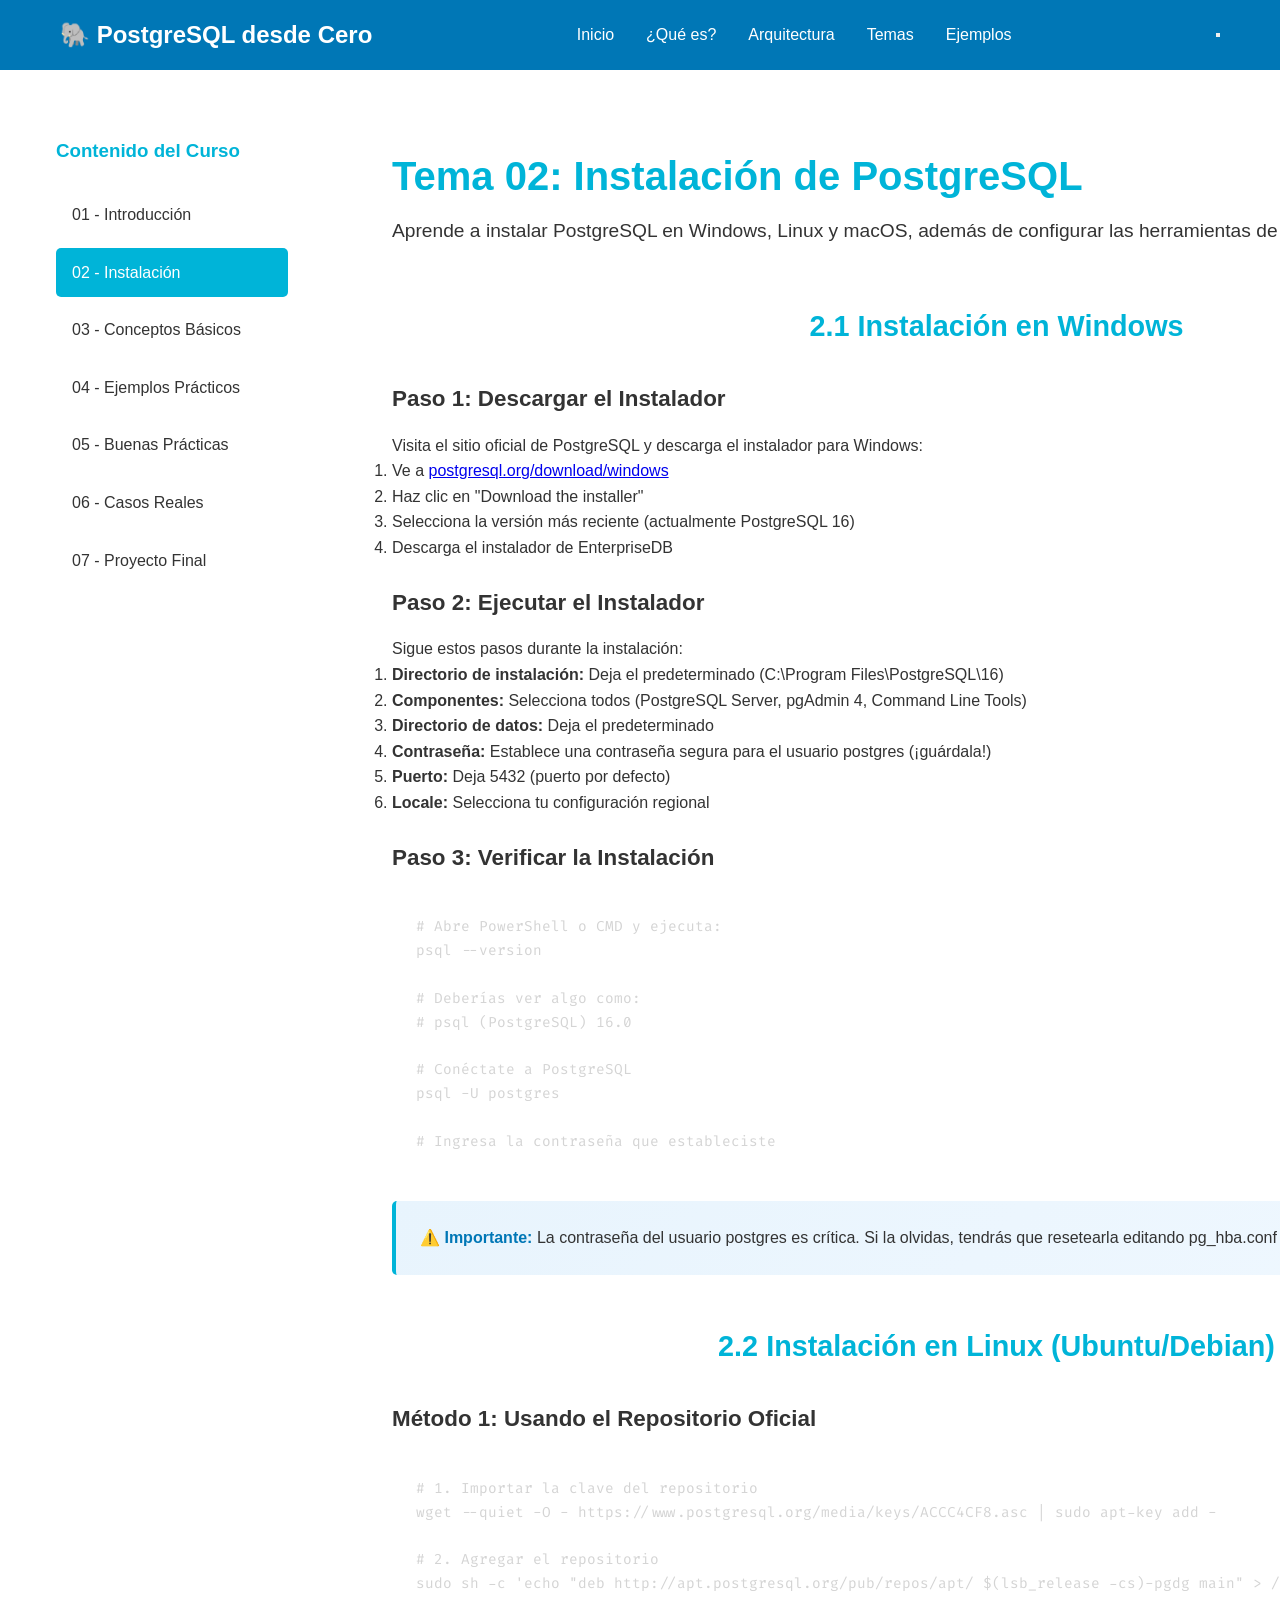
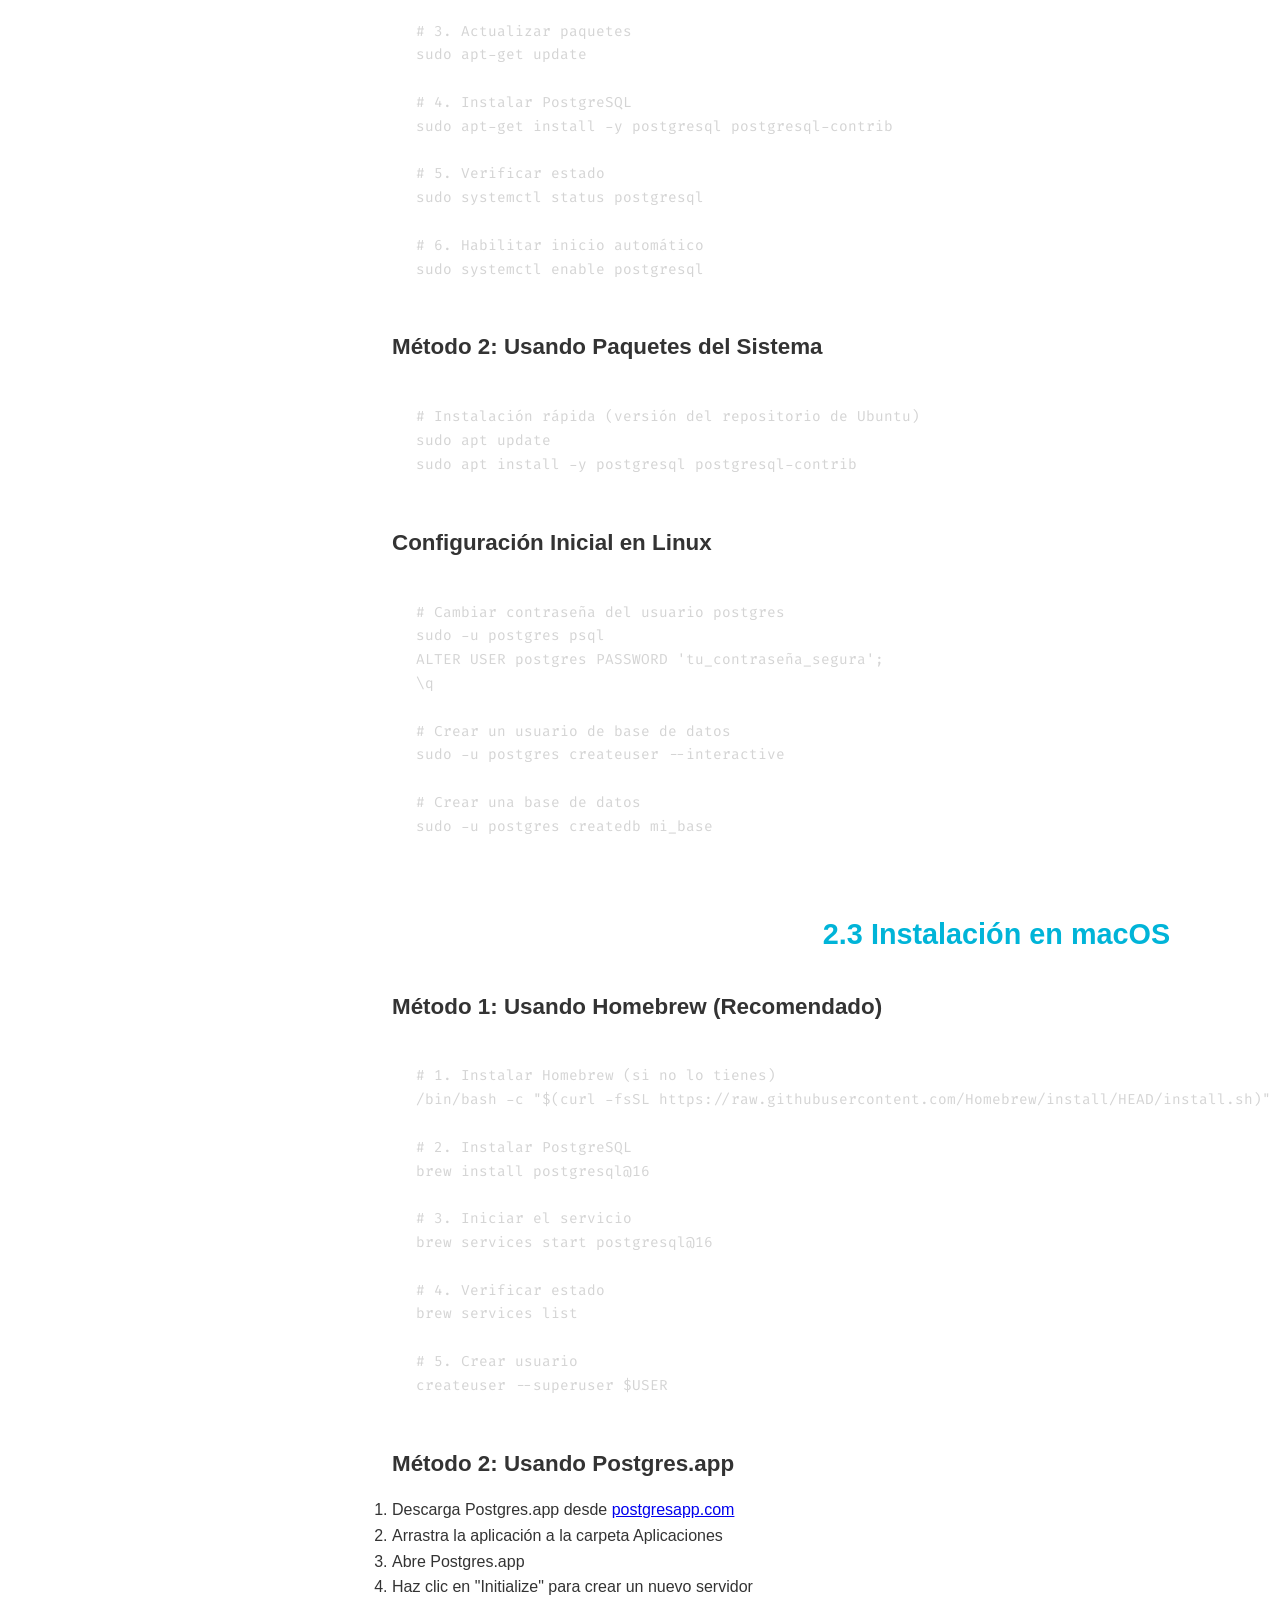
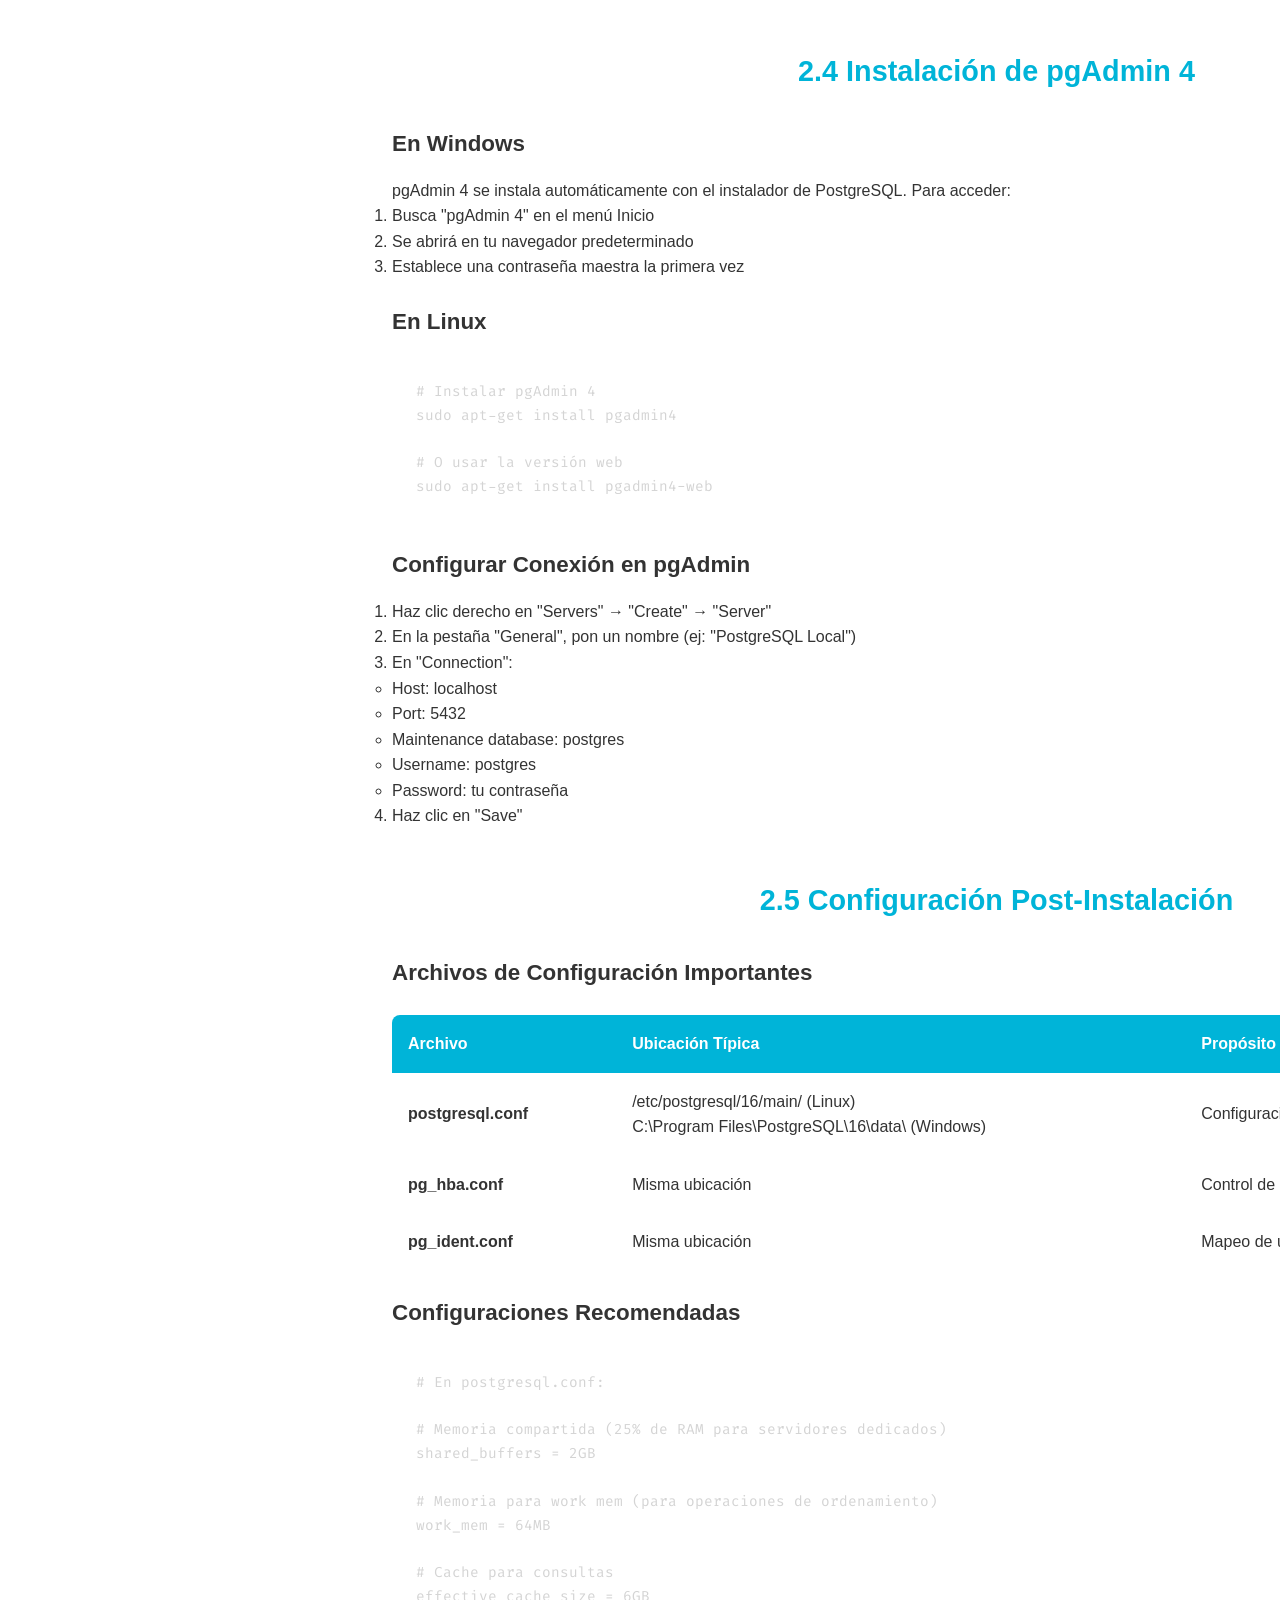
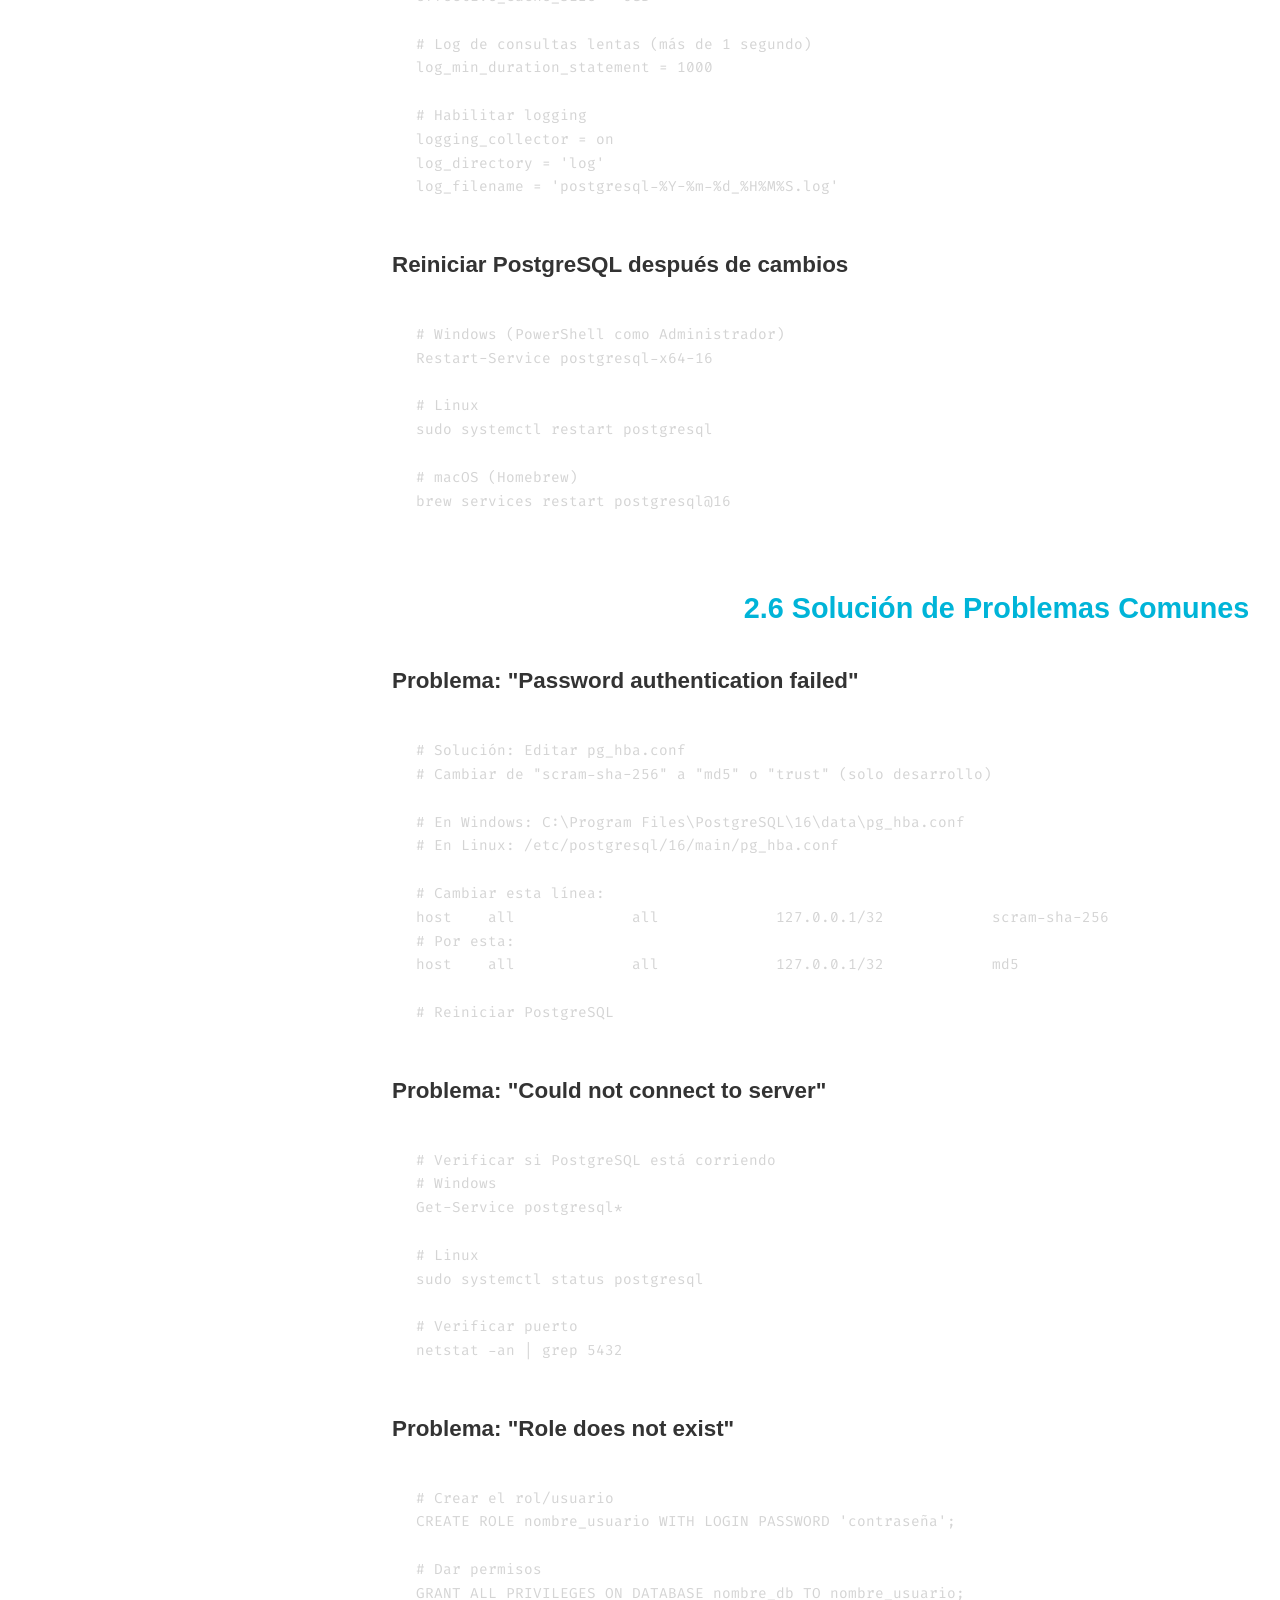
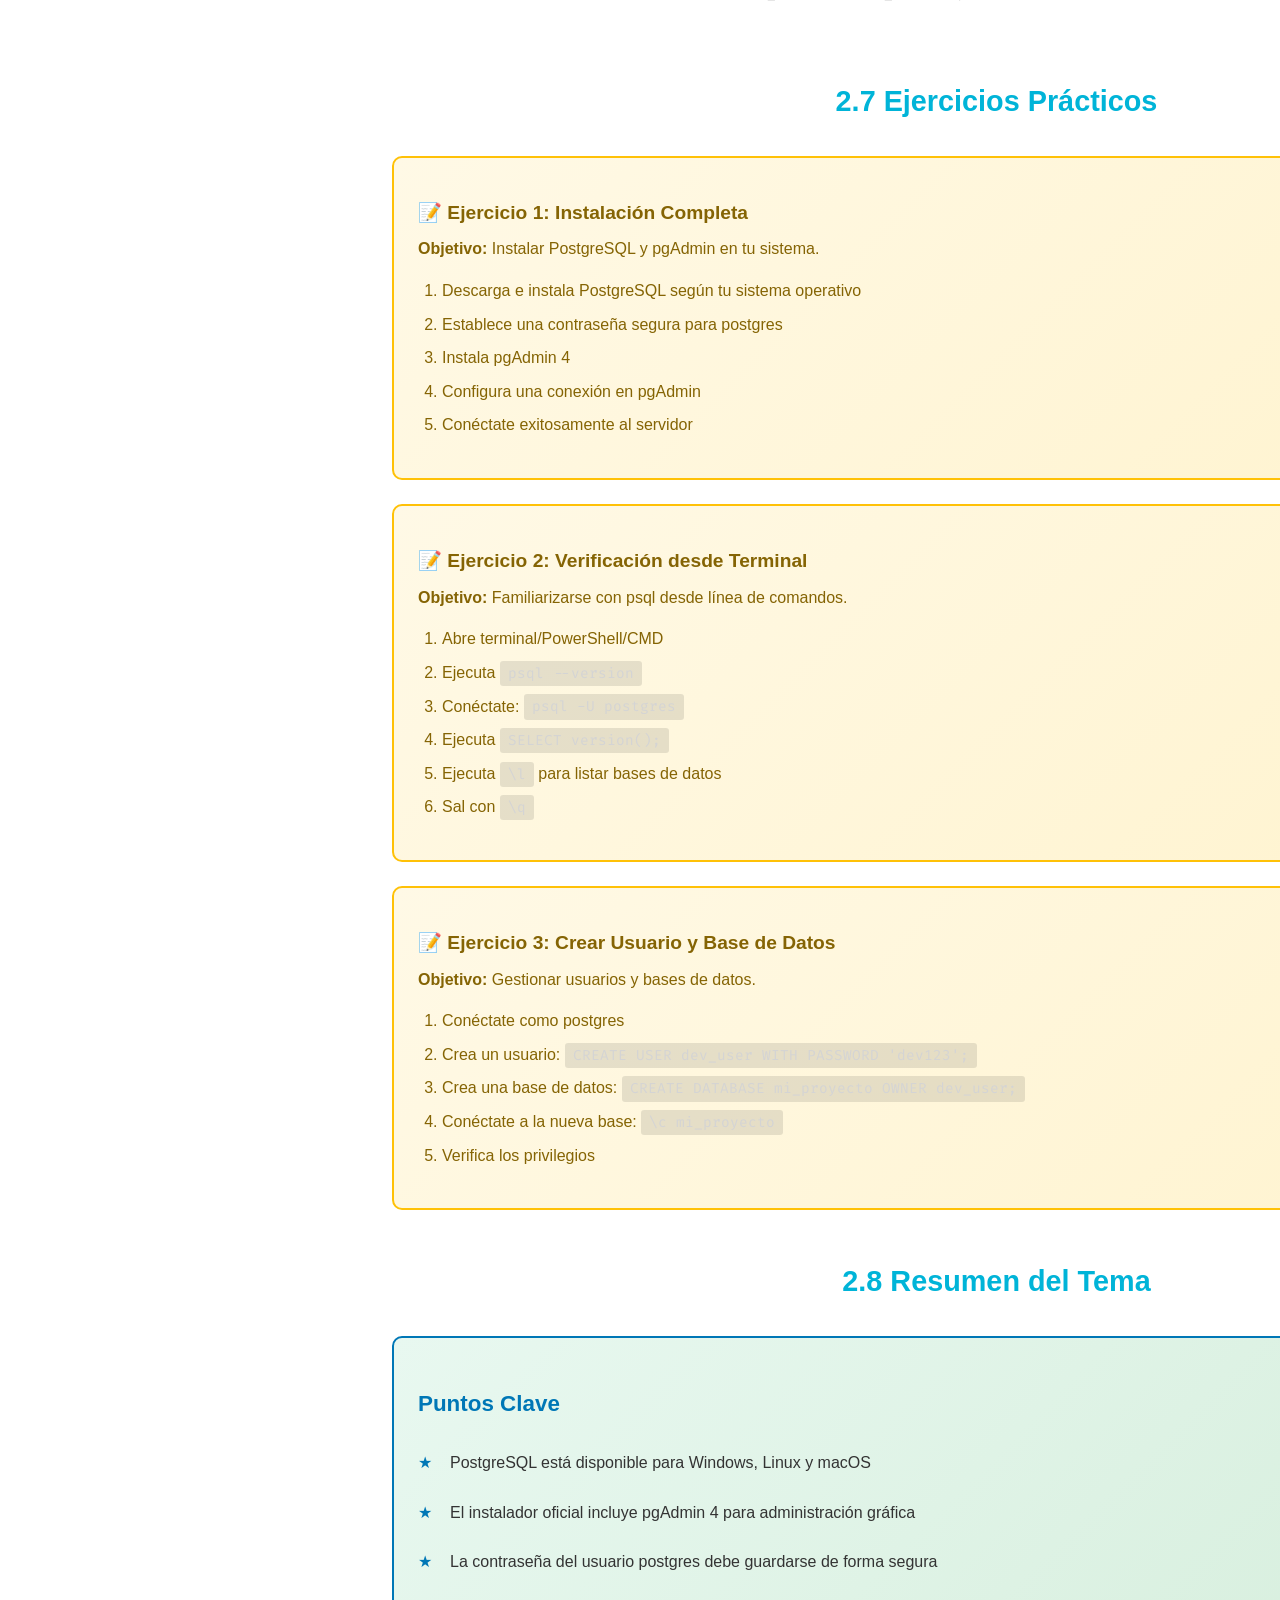
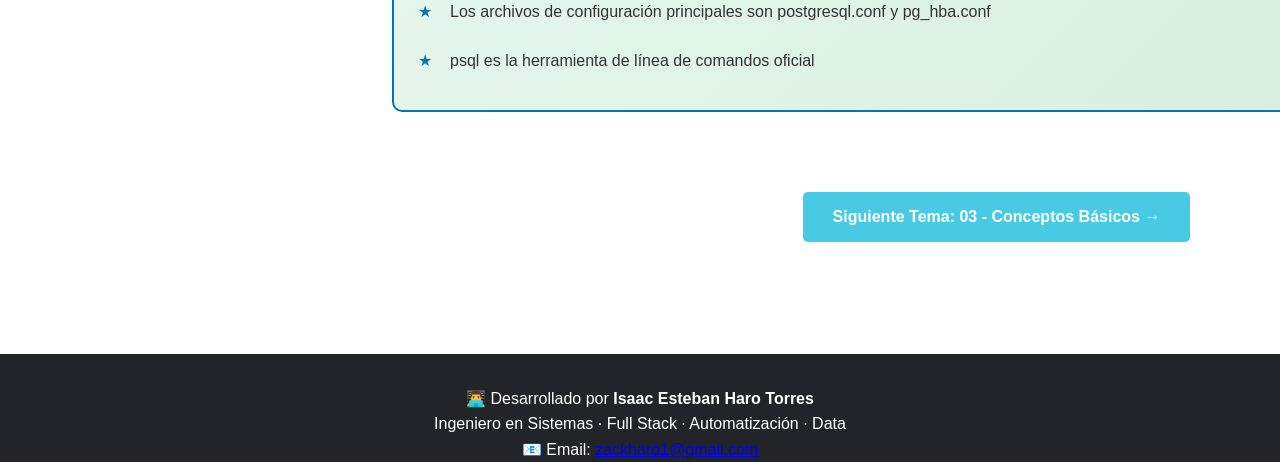
<file: docs/02-instalacion.html>
<!DOCTYPE html>
<html lang="es">
<head>
    <meta charset="UTF-8">
    <meta name="viewport" content="width=device-width, initial-scale=1.0">
    <title>02 - Instalación | PostgreSQL desde Cero</title>
    <link rel="stylesheet" href="../css/styles.css">
    <link rel="stylesheet" href="../css/docs.css">
    <link href="https://fonts.googleapis.com/css2?family=Roboto:wght@300;400;500;700&family=Fira+Code:wght@400;500&display=swap" rel="stylesheet">
</head>
<body>
    <header class="header">
        <nav class="navbar">
            <div class="container">
                <div class="logo">
                    <span class="logo-icon">🐘</span>
                    <span class="logo-text">PostgreSQL desde Cero</span>
                </div>
                <ul class="nav-menu" id="navMenu">
                    <li><a href="../index.html">Inicio</a></li>
                    <li><a href="../index.html#que-es">¿Qué es?</a></li>
                    <li><a href="../index.html#arquitectura">Arquitectura</a></li>
                    <li><a href="../index.html#temas">Temas</a></li>
                    <li><a href="../index.html#ejemplos">Ejemplos</a></li>
                </ul>
                <button class="nav-toggle" id="navToggle"><span></span><span></span><span></span></button>
            </div>
        </nav>
    </header>

    <main class="docs-main">
        <div class="docs-container">
            <aside class="docs-sidebar">
                <h3>Contenido del Curso</h3>
                <nav class="docs-nav">
                    <ul>
                        <li><a href="01-introduccion.html">01 - Introducción</a></li>
                        <li><a href="02-instalacion.html" class="active">02 - Instalación</a></li>
                        <li><a href="03-conceptos-basicos.html">03 - Conceptos Básicos</a></li>
                        <li><a href="04-ejemplos-practicos.html">04 - Ejemplos Prácticos</a></li>
                        <li><a href="05-buenas-practicas.html">05 - Buenas Prácticas</a></li>
                        <li><a href="06-casos-reales.html">06 - Casos Reales</a></li>
                        <li><a href="07-proyecto-final.html">07 - Proyecto Final</a></li>
                    </ul>
                </nav>
            </aside>

            <article class="docs-content">
                <header class="docs-header">
                    <h1>Tema 02: Instalación de PostgreSQL</h1>
                    <p class="docs-intro">Aprende a instalar PostgreSQL en Windows, Linux y macOS, además de configurar las herramientas de desarrollo.</p>
                </header>

                <section class="docs-section">
                    <h2>2.1 Instalación en Windows</h2>
                    
                    <h3>Paso 1: Descargar el Instalador</h3>
                    <p>Visita el sitio oficial de PostgreSQL y descarga el instalador para Windows:</p>
                    <ol>
                        <li>Ve a <a href="https://www.postgresql.org/download/windows/" target="_blank">postgresql.org/download/windows</a></li>
                        <li>Haz clic en "Download the installer"</li>
                        <li>Selecciona la versión más reciente (actualmente PostgreSQL 16)</li>
                        <li>Descarga el instalador de EnterpriseDB</li>
                    </ol>

                    <h3>Paso 2: Ejecutar el Instalador</h3>
                    <p>Sigue estos pasos durante la instalación:</p>
                    <ol>
                        <li><strong>Directorio de instalación:</strong> Deja el predeterminado (C:\Program Files\PostgreSQL\16)</li>
                        <li><strong>Componentes:</strong> Selecciona todos (PostgreSQL Server, pgAdmin 4, Command Line Tools)</li>
                        <li><strong>Directorio de datos:</strong> Deja el predeterminado</li>
                        <li><strong>Contraseña:</strong> Establece una contraseña segura para el usuario postgres (¡guárdala!)</li>
                        <li><strong>Puerto:</strong> Deja 5432 (puerto por defecto)</li>
                        <li><strong>Locale:</strong> Selecciona tu configuración regional</li>
                    </ol>

                    <h3>Paso 3: Verificar la Instalación</h3>
                    <pre><code class="language-sql"># Abre PowerShell o CMD y ejecuta:
psql --version

# Deberías ver algo como:
# psql (PostgreSQL) 16.0

# Conéctate a PostgreSQL
psql -U postgres

# Ingresa la contraseña que estableciste</code></pre>

                    <div class="info-box">
                        <p><strong>⚠️ Importante:</strong> La contraseña del usuario postgres es crítica. Si la olvidas, tendrás que resetearla editando pg_hba.conf</p>
                    </div>
                </section>

                <section class="docs-section">
                    <h2>2.2 Instalación en Linux (Ubuntu/Debian)</h2>
                    
                    <h3>Método 1: Usando el Repositorio Oficial</h3>
                    <pre><code class="language-bash"># 1. Importar la clave del repositorio
wget --quiet -O - https://www.postgresql.org/media/keys/ACCC4CF8.asc | sudo apt-key add -

# 2. Agregar el repositorio
sudo sh -c 'echo "deb http://apt.postgresql.org/pub/repos/apt/ $(lsb_release -cs)-pgdg main" > /etc/apt/sources.list.d/pgdg.list'

# 3. Actualizar paquetes
sudo apt-get update

# 4. Instalar PostgreSQL
sudo apt-get install -y postgresql postgresql-contrib

# 5. Verificar estado
sudo systemctl status postgresql

# 6. Habilitar inicio automático
sudo systemctl enable postgresql</code></pre>

                    <h3>Método 2: Usando Paquetes del Sistema</h3>
                    <pre><code class="language-bash"># Instalación rápida (versión del repositorio de Ubuntu)
sudo apt update
sudo apt install -y postgresql postgresql-contrib</code></pre>

                    <h3>Configuración Inicial en Linux</h3>
                    <pre><code class="language-bash"># Cambiar contraseña del usuario postgres
sudo -u postgres psql
ALTER USER postgres PASSWORD 'tu_contraseña_segura';
\q

# Crear un usuario de base de datos
sudo -u postgres createuser --interactive

# Crear una base de datos
sudo -u postgres createdb mi_base</code></pre>
                </section>

                <section class="docs-section">
                    <h2>2.3 Instalación en macOS</h2>
                    
                    <h3>Método 1: Usando Homebrew (Recomendado)</h3>
                    <pre><code class="language-bash"># 1. Instalar Homebrew (si no lo tienes)
/bin/bash -c "$(curl -fsSL https://raw.githubusercontent.com/Homebrew/install/HEAD/install.sh)"

# 2. Instalar PostgreSQL
brew install postgresql@16

# 3. Iniciar el servicio
brew services start postgresql@16

# 4. Verificar estado
brew services list

# 5. Crear usuario
createuser --superuser $USER</code></pre>

                    <h3>Método 2: Usando Postgres.app</h3>
                    <ol>
                        <li>Descarga Postgres.app desde <a href="https://postgresapp.com/" target="_blank">postgresapp.com</a></li>
                        <li>Arrastra la aplicación a la carpeta Aplicaciones</li>
                        <li>Abre Postgres.app</li>
                        <li>Haz clic en "Initialize" para crear un nuevo servidor</li>
                    </ol>
                </section>

                <section class="docs-section">
                    <h2>2.4 Instalación de pgAdmin 4</h2>
                    
                    <h3>En Windows</h3>
                    <p>pgAdmin 4 se instala automáticamente con el instalador de PostgreSQL. Para acceder:</p>
                    <ol>
                        <li>Busca "pgAdmin 4" en el menú Inicio</li>
                        <li>Se abrirá en tu navegador predeterminado</li>
                        <li>Establece una contraseña maestra la primera vez</li>
                    </ol>

                    <h3>En Linux</h3>
                    <pre><code class="language-bash"># Instalar pgAdmin 4
sudo apt-get install pgadmin4

# O usar la versión web
sudo apt-get install pgadmin4-web</code></pre>

                    <h3>Configurar Conexión en pgAdmin</h3>
                    <ol>
                        <li>Haz clic derecho en "Servers" → "Create" → "Server"</li>
                        <li>En la pestaña "General", pon un nombre (ej: "PostgreSQL Local")</li>
                        <li>En "Connection":
                            <ul>
                                <li>Host: localhost</li>
                                <li>Port: 5432</li>
                                <li>Maintenance database: postgres</li>
                                <li>Username: postgres</li>
                                <li>Password: tu contraseña</li>
                            </ul>
                        </li>
                        <li>Haz clic en "Save"</li>
                    </ol>
                </section>

                <section class="docs-section">
                    <h2>2.5 Configuración Post-Instalación</h2>
                    
                    <h3>Archivos de Configuración Importantes</h3>
                    
                    <table class="docs-table">
                        <thead>
                            <tr>
                                <th>Archivo</th>
                                <th>Ubicación Típica</th>
                                <th>Propósito</th>
                            </tr>
                        </thead>
                        <tbody>
                            <tr>
                                <td><strong>postgresql.conf</strong></td>
                                <td>/etc/postgresql/16/main/ (Linux)<br>C:\Program Files\PostgreSQL\16\data\ (Windows)</td>
                                <td>Configuración principal del servidor</td>
                            </tr>
                            <tr>
                                <td><strong>pg_hba.conf</strong></td>
                                <td>Misma ubicación</td>
                                <td>Control de acceso de clientes</td>
                            </tr>
                            <tr>
                                <td><strong>pg_ident.conf</strong></td>
                                <td>Misma ubicación</td>
                                <td>Mapeo de usuarios</td>
                            </tr>
                        </tbody>
                    </table>

                    <h3>Configuraciones Recomendadas</h3>
                    <pre><code class="language-bash"># En postgresql.conf:

# Memoria compartida (25% de RAM para servidores dedicados)
shared_buffers = 2GB

# Memoria para work mem (para operaciones de ordenamiento)
work_mem = 64MB

# Cache para consultas
effective_cache_size = 6GB

# Log de consultas lentas (más de 1 segundo)
log_min_duration_statement = 1000

# Habilitar logging
logging_collector = on
log_directory = 'log'
log_filename = 'postgresql-%Y-%m-%d_%H%M%S.log'</code></pre>

                    <h3>Reiniciar PostgreSQL después de cambios</h3>
                    <pre><code class="language-bash"># Windows (PowerShell como Administrador)
Restart-Service postgresql-x64-16

# Linux
sudo systemctl restart postgresql

# macOS (Homebrew)
brew services restart postgresql@16</code></pre>
                </section>

                <section class="docs-section">
                    <h2>2.6 Solución de Problemas Comunes</h2>
                    
                    <h3>Problema: "Password authentication failed"</h3>
                    <pre><code class="language-bash"># Solución: Editar pg_hba.conf
# Cambiar de "scram-sha-256" a "md5" o "trust" (solo desarrollo)

# En Windows: C:\Program Files\PostgreSQL\16\data\pg_hba.conf
# En Linux: /etc/postgresql/16/main/pg_hba.conf

# Cambiar esta línea:
host    all             all             127.0.0.1/32            scram-sha-256
# Por esta:
host    all             all             127.0.0.1/32            md5

# Reiniciar PostgreSQL</code></pre>

                    <h3>Problema: "Could not connect to server"</h3>
                    <pre><code class="language-bash"># Verificar si PostgreSQL está corriendo
# Windows
Get-Service postgresql*

# Linux
sudo systemctl status postgresql

# Verificar puerto
netstat -an | grep 5432</code></pre>

                    <h3>Problema: "Role does not exist"</h3>
                    <pre><code class="language-sql"># Crear el rol/usuario
CREATE ROLE nombre_usuario WITH LOGIN PASSWORD 'contraseña';

# Dar permisos
GRANT ALL PRIVILEGES ON DATABASE nombre_db TO nombre_usuario;</code></pre>
                </section>

                <section class="docs-section">
                    <h2>2.7 Ejercicios Prácticos</h2>
                    
                    <div class="exercise-box">
                        <h4>📝 Ejercicio 1: Instalación Completa</h4>
                        <p><strong>Objetivo:</strong> Instalar PostgreSQL y pgAdmin en tu sistema.</p>
                        <ol>
                            <li>Descarga e instala PostgreSQL según tu sistema operativo</li>
                            <li>Establece una contraseña segura para postgres</li>
                            <li>Instala pgAdmin 4</li>
                            <li>Configura una conexión en pgAdmin</li>
                            <li>Conéctate exitosamente al servidor</li>
                        </ol>
                    </div>
                    
                    <div class="exercise-box">
                        <h4>📝 Ejercicio 2: Verificación desde Terminal</h4>
                        <p><strong>Objetivo:</strong> Familiarizarse con psql desde línea de comandos.</p>
                        <ol>
                            <li>Abre terminal/PowerShell/CMD</li>
                            <li>Ejecuta <code>psql --version</code></li>
                            <li>Conéctate: <code>psql -U postgres</code></li>
                            <li>Ejecuta <code>SELECT version();</code></li>
                            <li>Ejecuta <code>\l</code> para listar bases de datos</li>
                            <li>Sal con <code>\q</code></li>
                        </ol>
                    </div>
                    
                    <div class="exercise-box">
                        <h4>📝 Ejercicio 3: Crear Usuario y Base de Datos</h4>
                        <p><strong>Objetivo:</strong> Gestionar usuarios y bases de datos.</p>
                        <ol>
                            <li>Conéctate como postgres</li>
                            <li>Crea un usuario: <code>CREATE USER dev_user WITH PASSWORD 'dev123';</code></li>
                            <li>Crea una base de datos: <code>CREATE DATABASE mi_proyecto OWNER dev_user;</code></li>
                            <li>Conéctate a la nueva base: <code>\c mi_proyecto</code></li>
                            <li>Verifica los privilegios</li>
                        </ol>
                    </div>
                </section>

                <section class="docs-section">
                    <h2>2.8 Resumen del Tema</h2>
                    
                    <div class="summary-box">
                        <h3>Puntos Clave</h3>
                        <ul>
                            <li>PostgreSQL está disponible para Windows, Linux y macOS</li>
                            <li>El instalador oficial incluye pgAdmin 4 para administración gráfica</li>
                            <li>La contraseña del usuario postgres debe guardarse de forma segura</li>
                            <li>Los archivos de configuración principales son postgresql.conf y pg_hba.conf</li>
                            <li>psql es la herramienta de línea de comandos oficial</li>
                        </ul>
                    </div>

                    <div class="next-topic">
                        <a href="03-conceptos-basicos.html" class="btn btn-primary">Siguiente Tema: 03 - Conceptos Básicos →</a>
                    </div>
                </section>
            </article>
        </div>
    </main>

    <footer class="footer">
        <div class="container">
            <div class="footer-bottom">
                <p>👨‍💻 Desarrollado por <strong>Isaac Esteban Haro Torres</strong></p>
                <p class="developer-info">Ingeniero en Sistemas · Full Stack · Automatización · Data</p>
                <div class="developer-contact">
                    <p>📧 Email: <a href="mailto:zackharo1@gmail.com">zackharo1@gmail.com</a></p>
                    <p>💻 GitHub: <a href="https://github.com/ieharo1" target="_blank">github.com/ieharo1</a></p>
                </div>
                <p class="copyright">© 2026 Isaac Esteban Haro Torres - Todos los derechos reservados.</p>
            </div>
        </div>
    </footer>

    <script src="../js/main.js"></script>
</body>
</html>
</file>
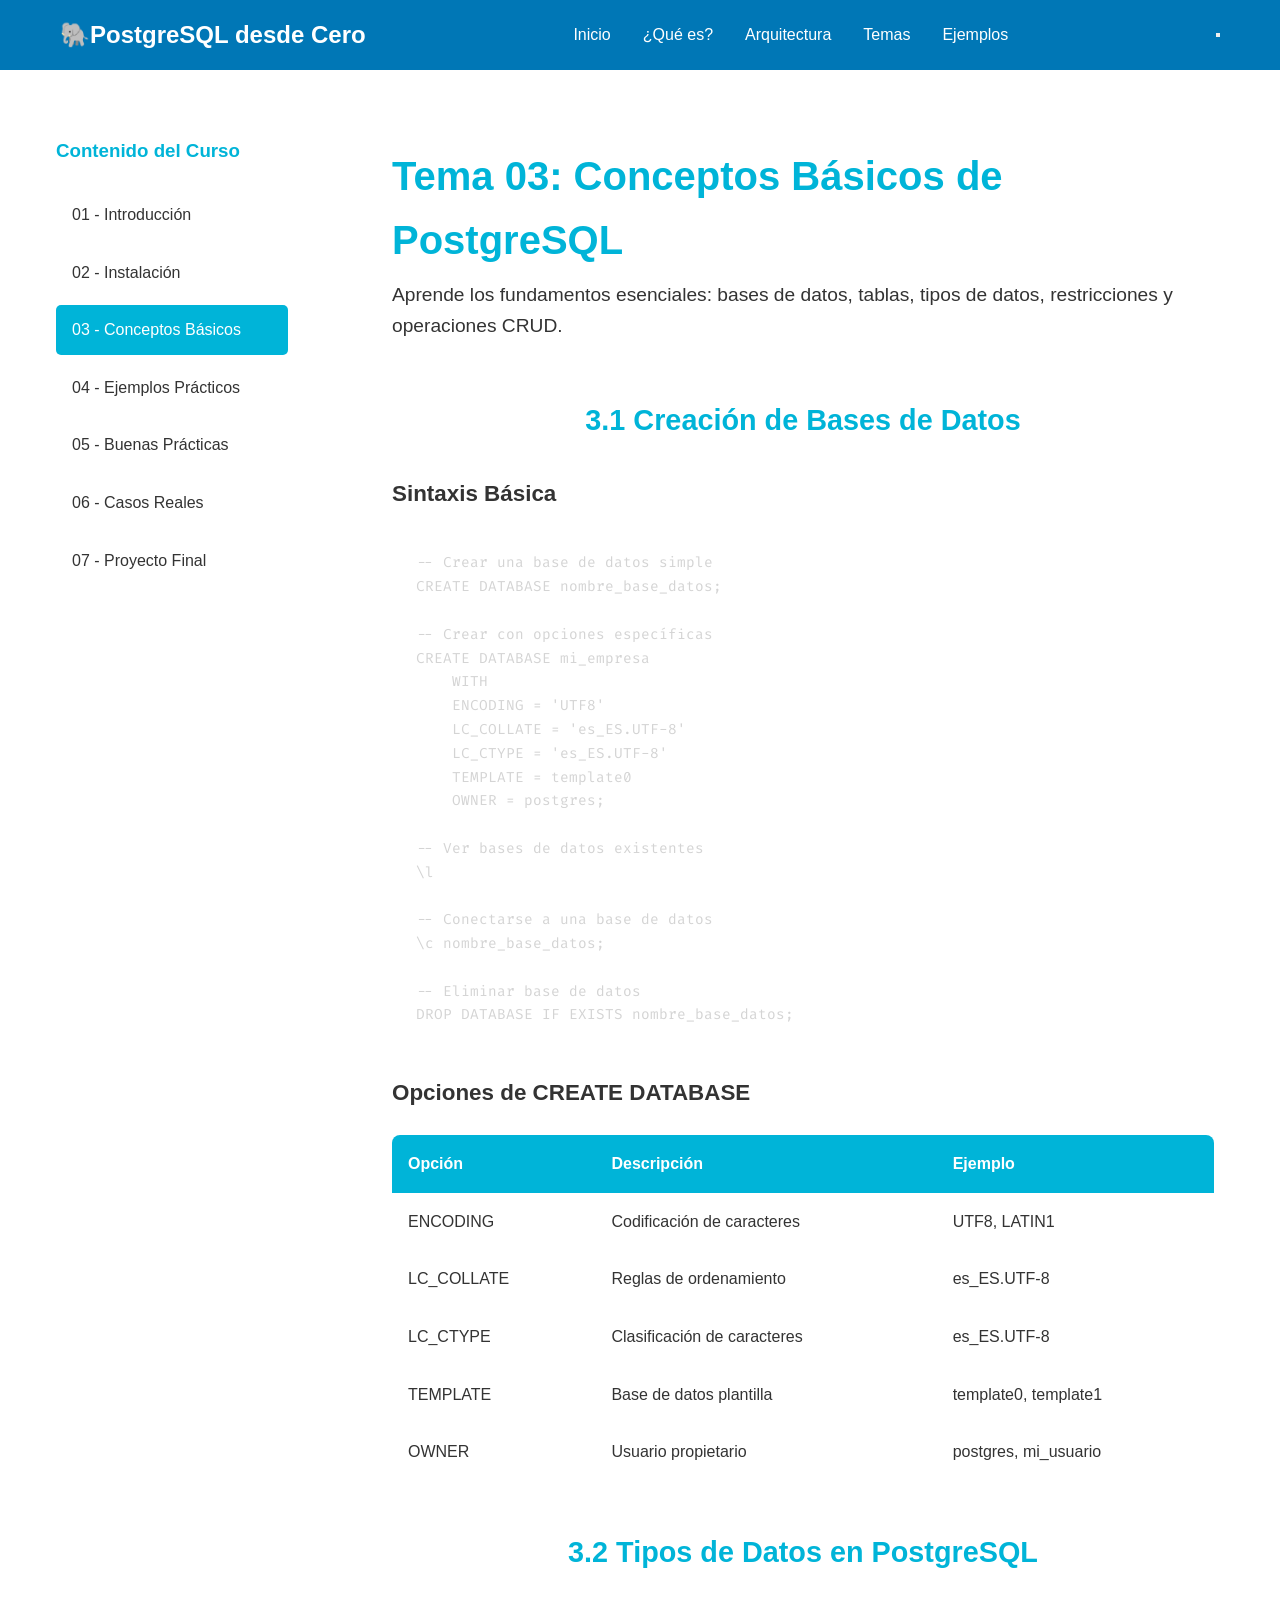
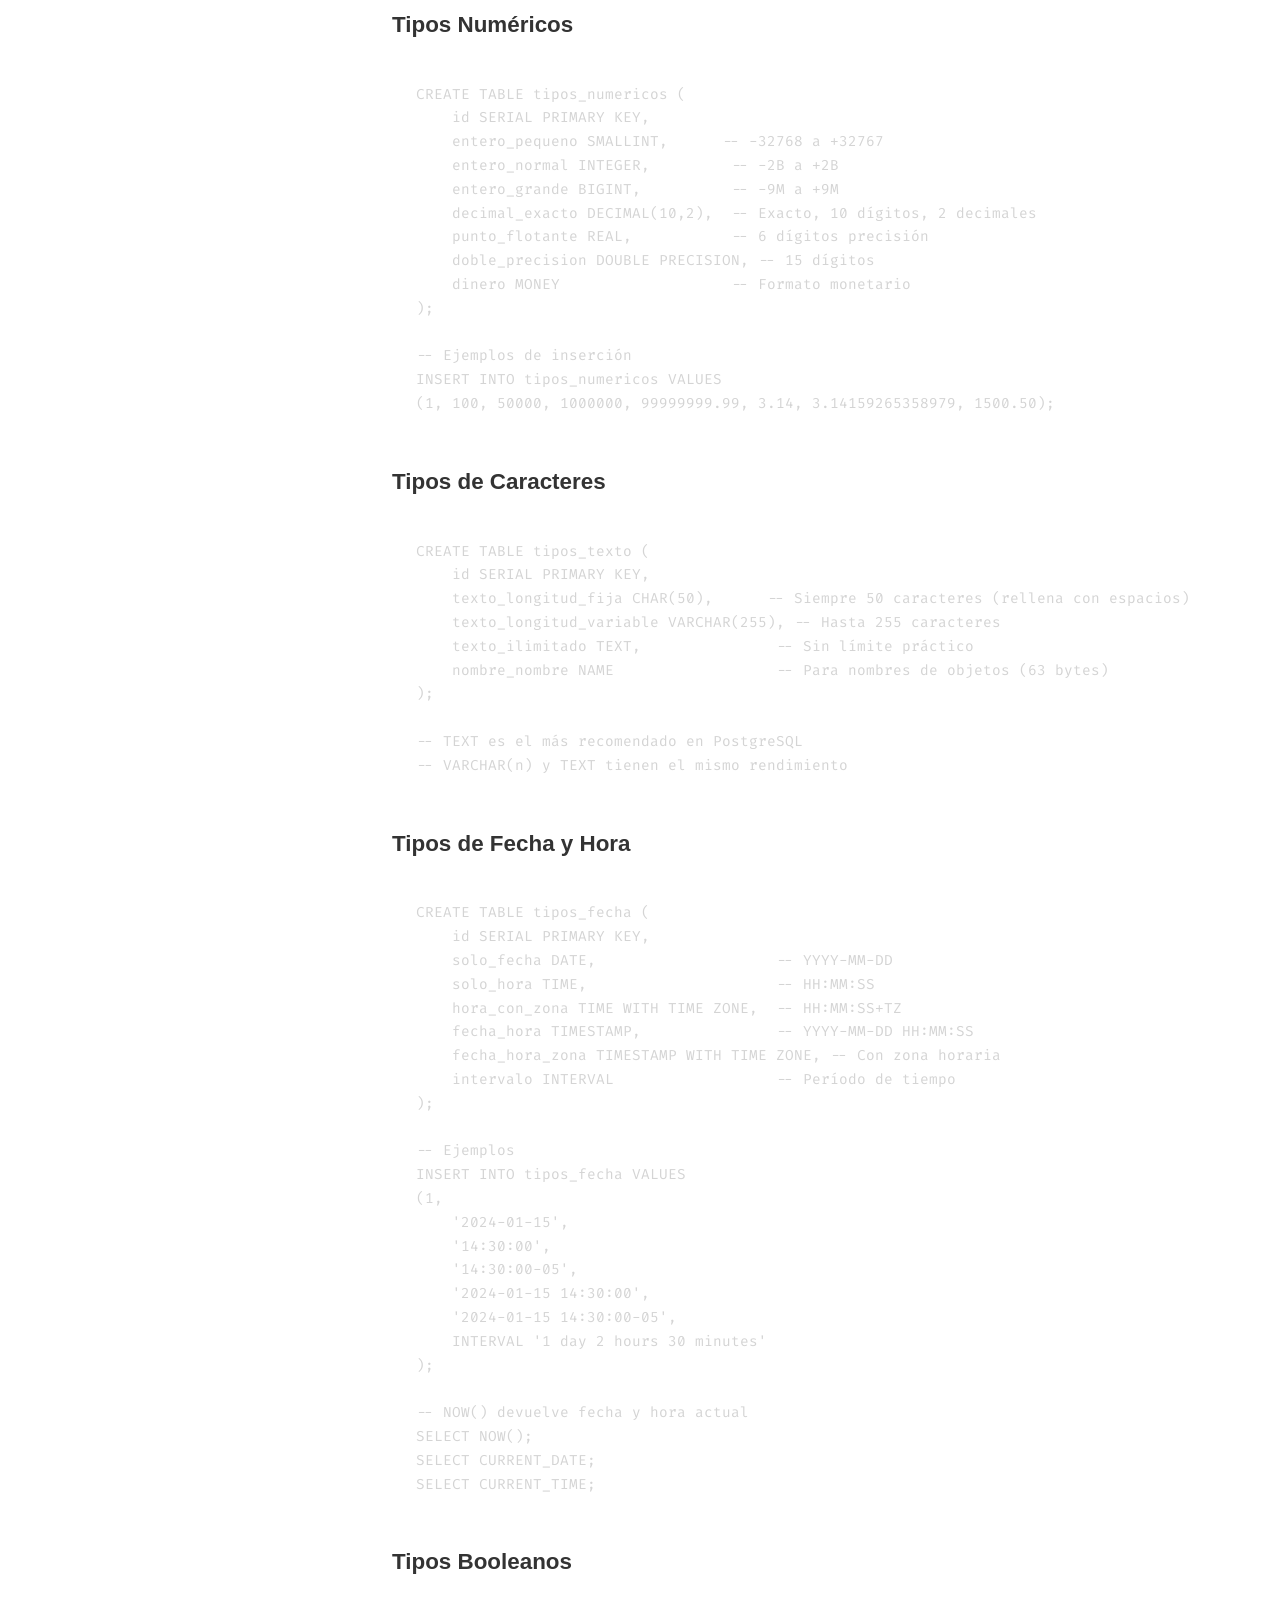
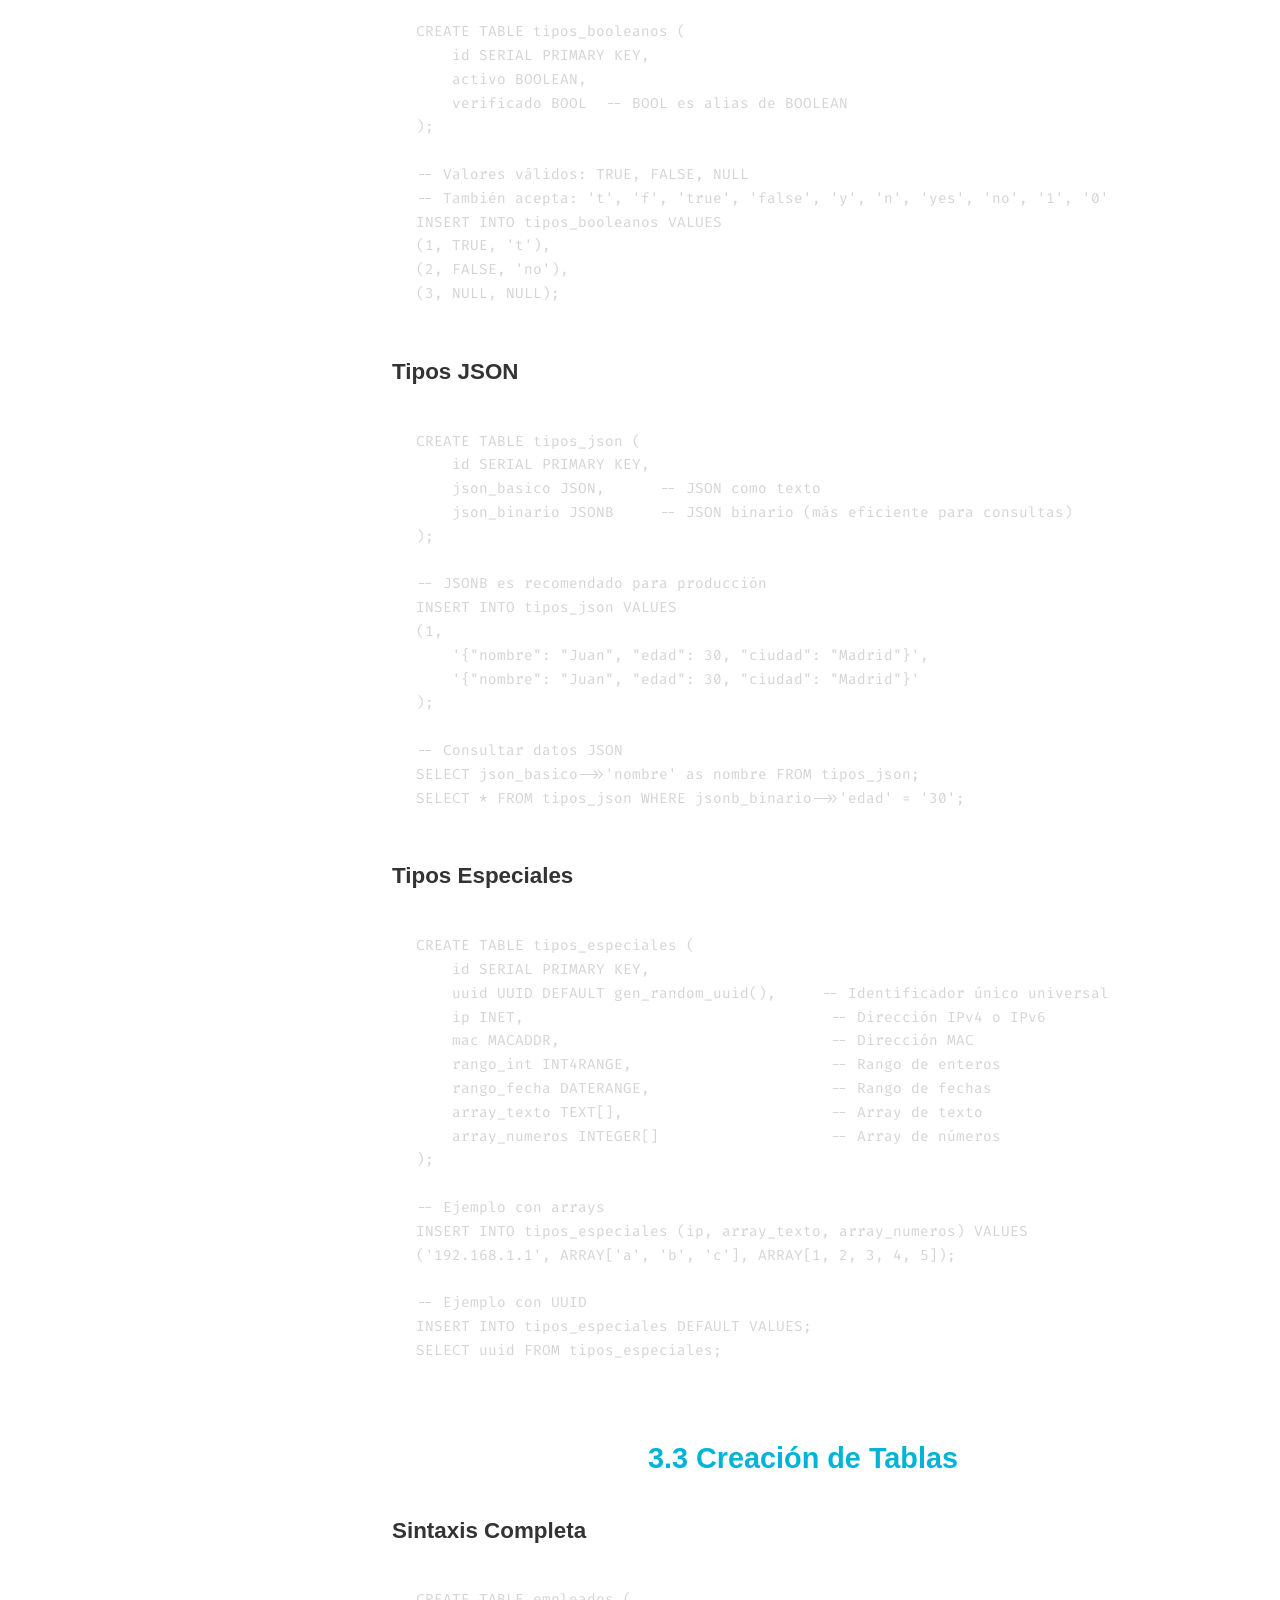
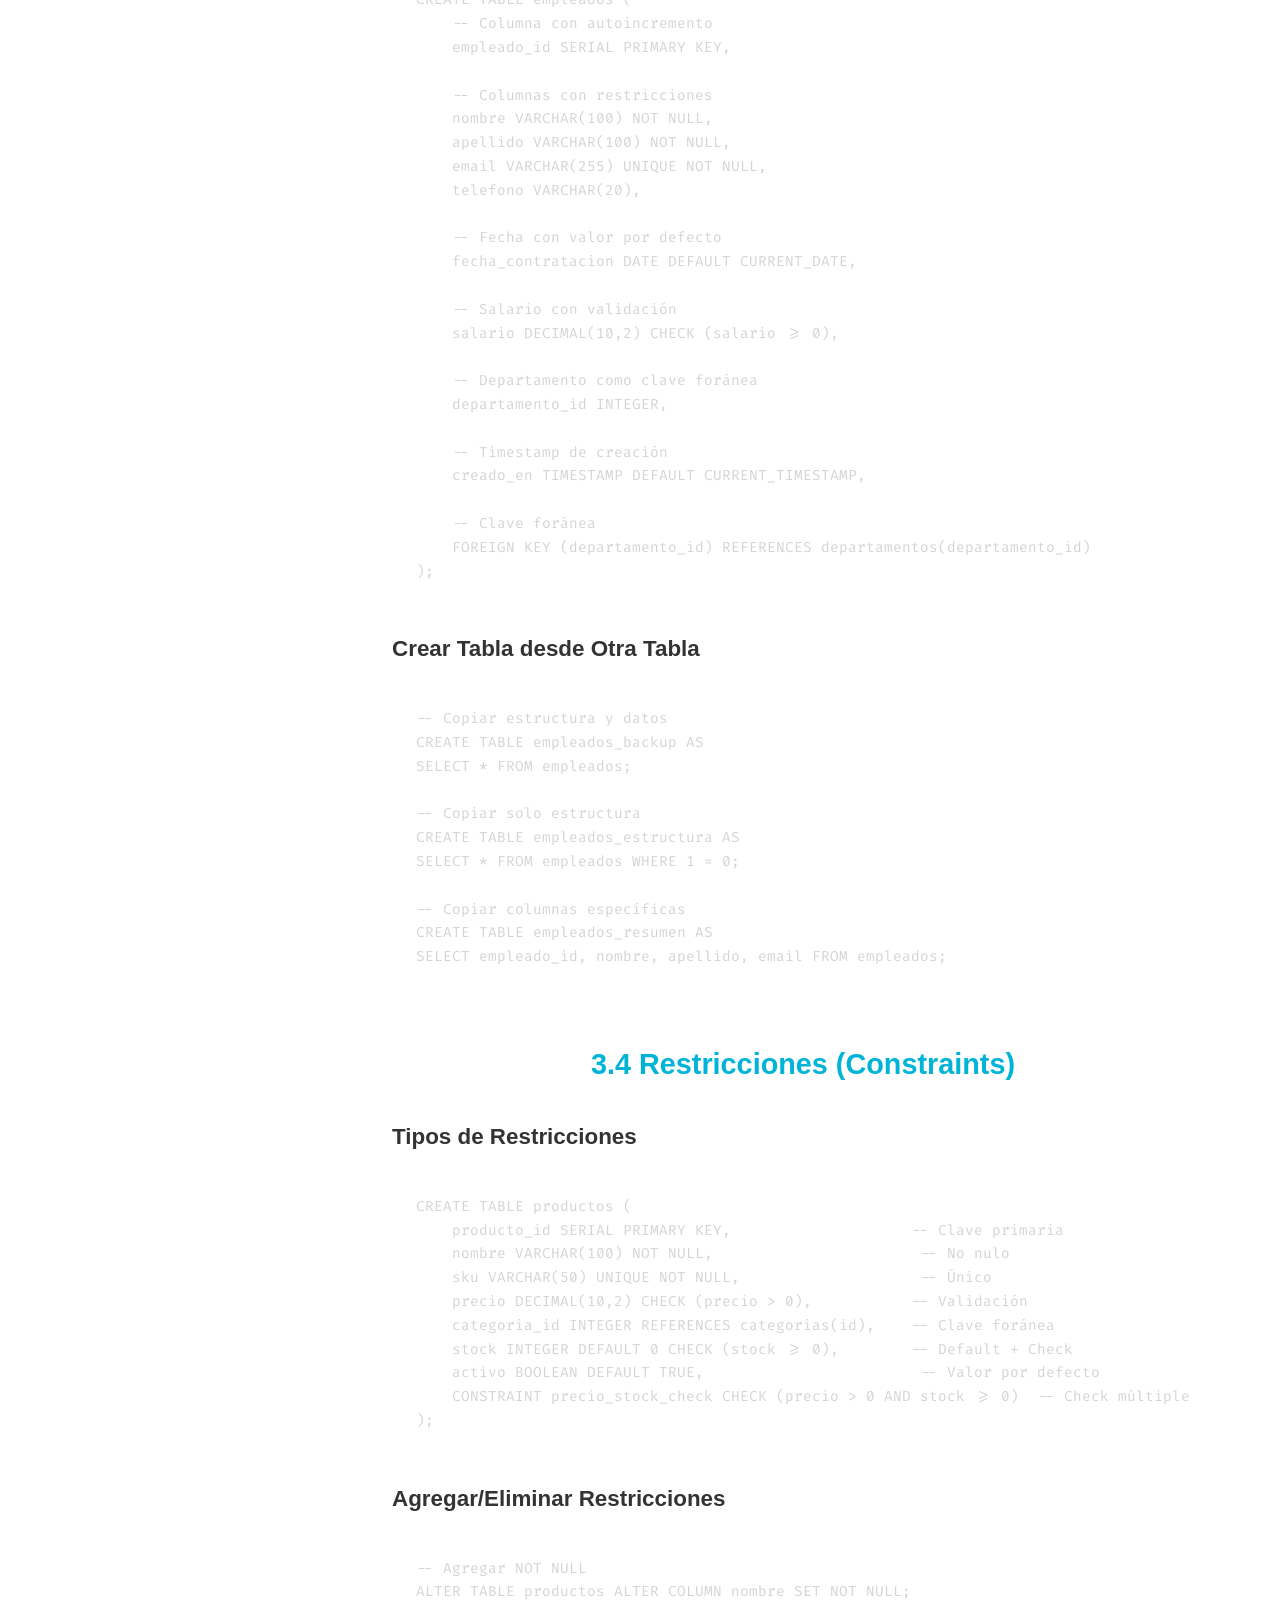
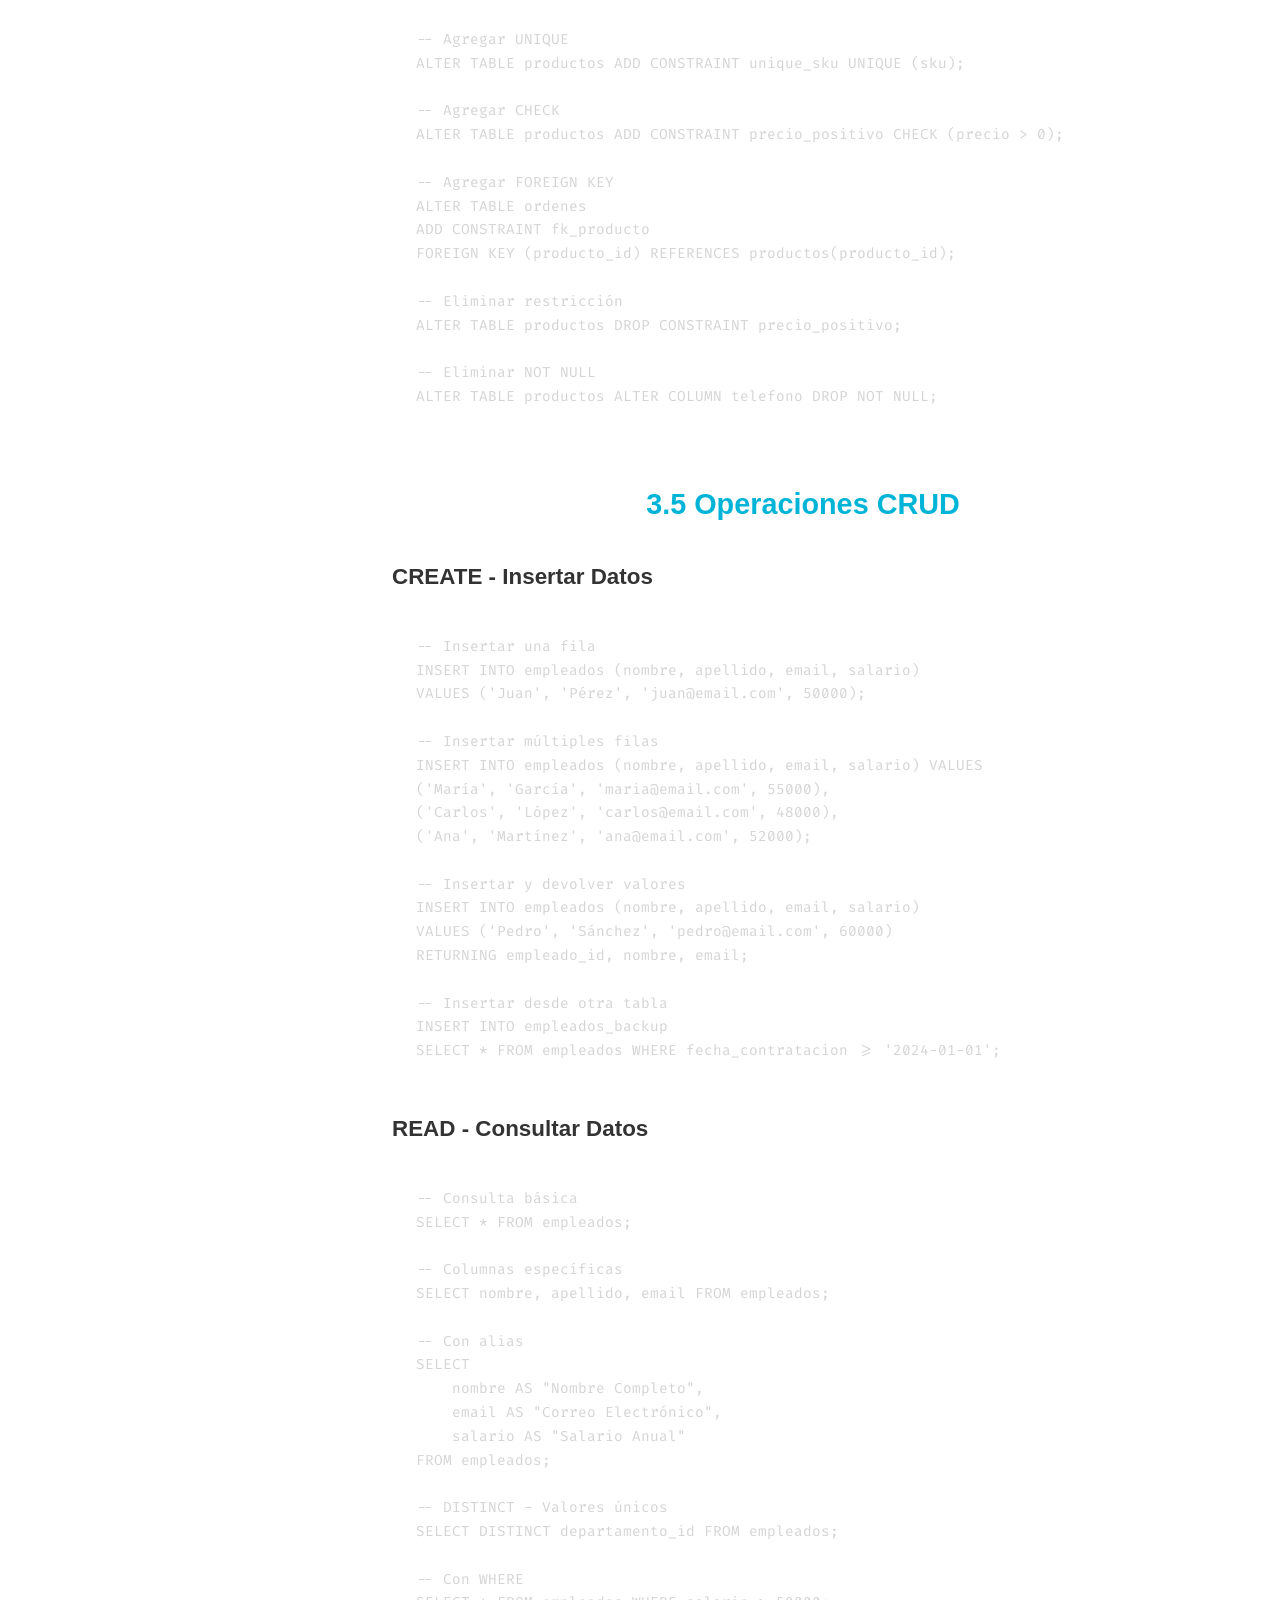
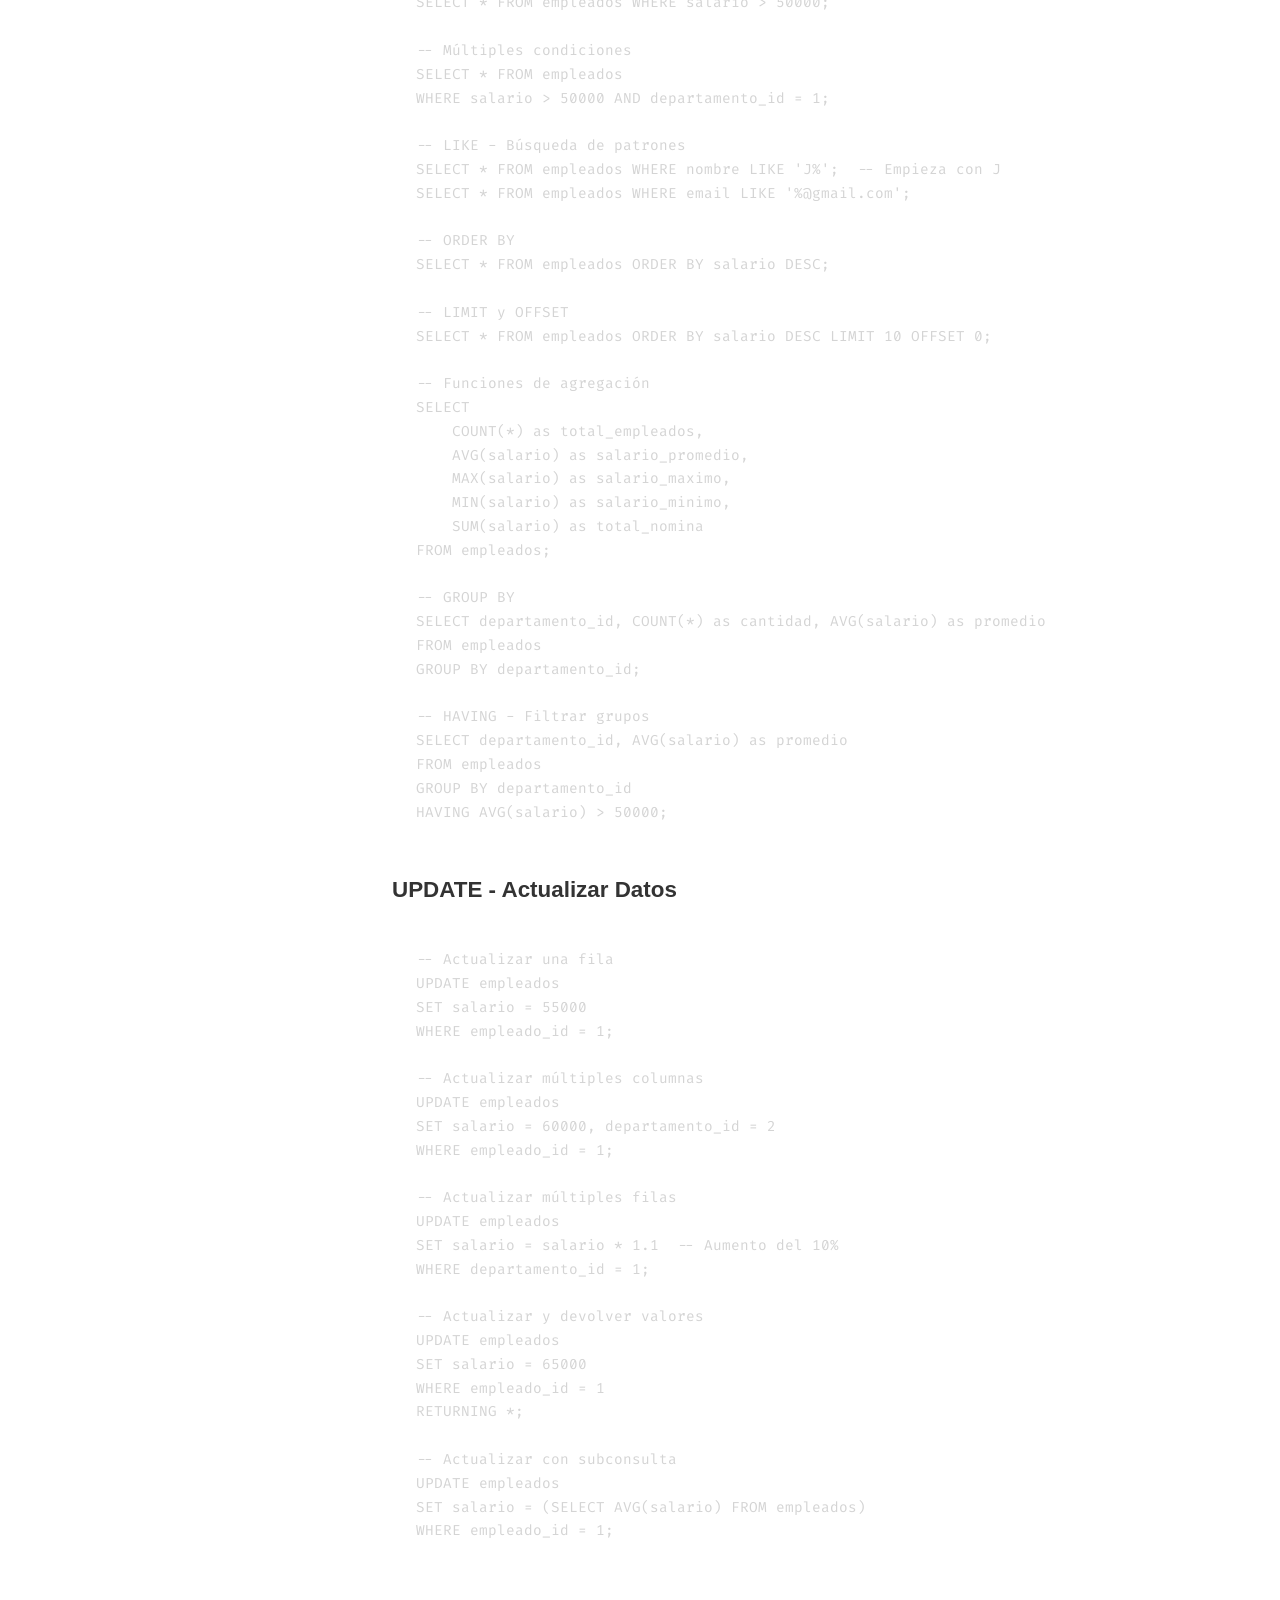
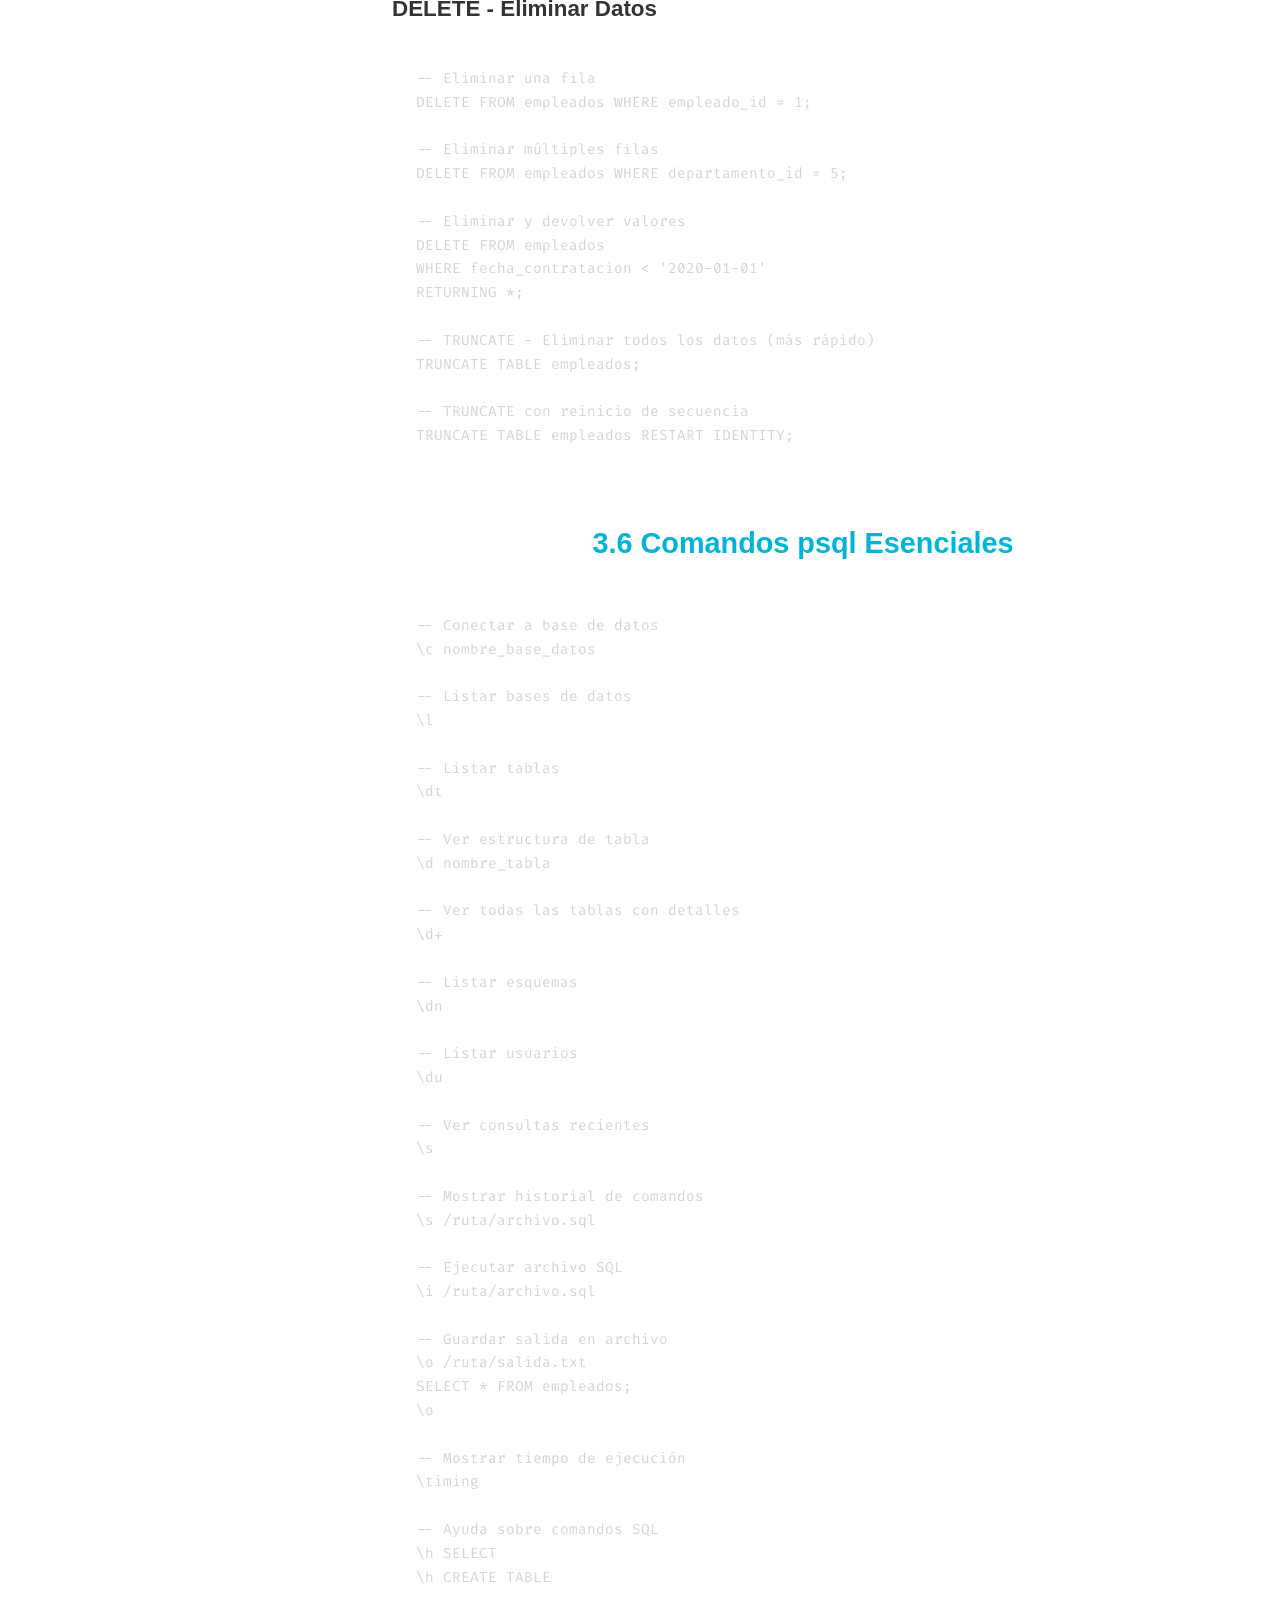
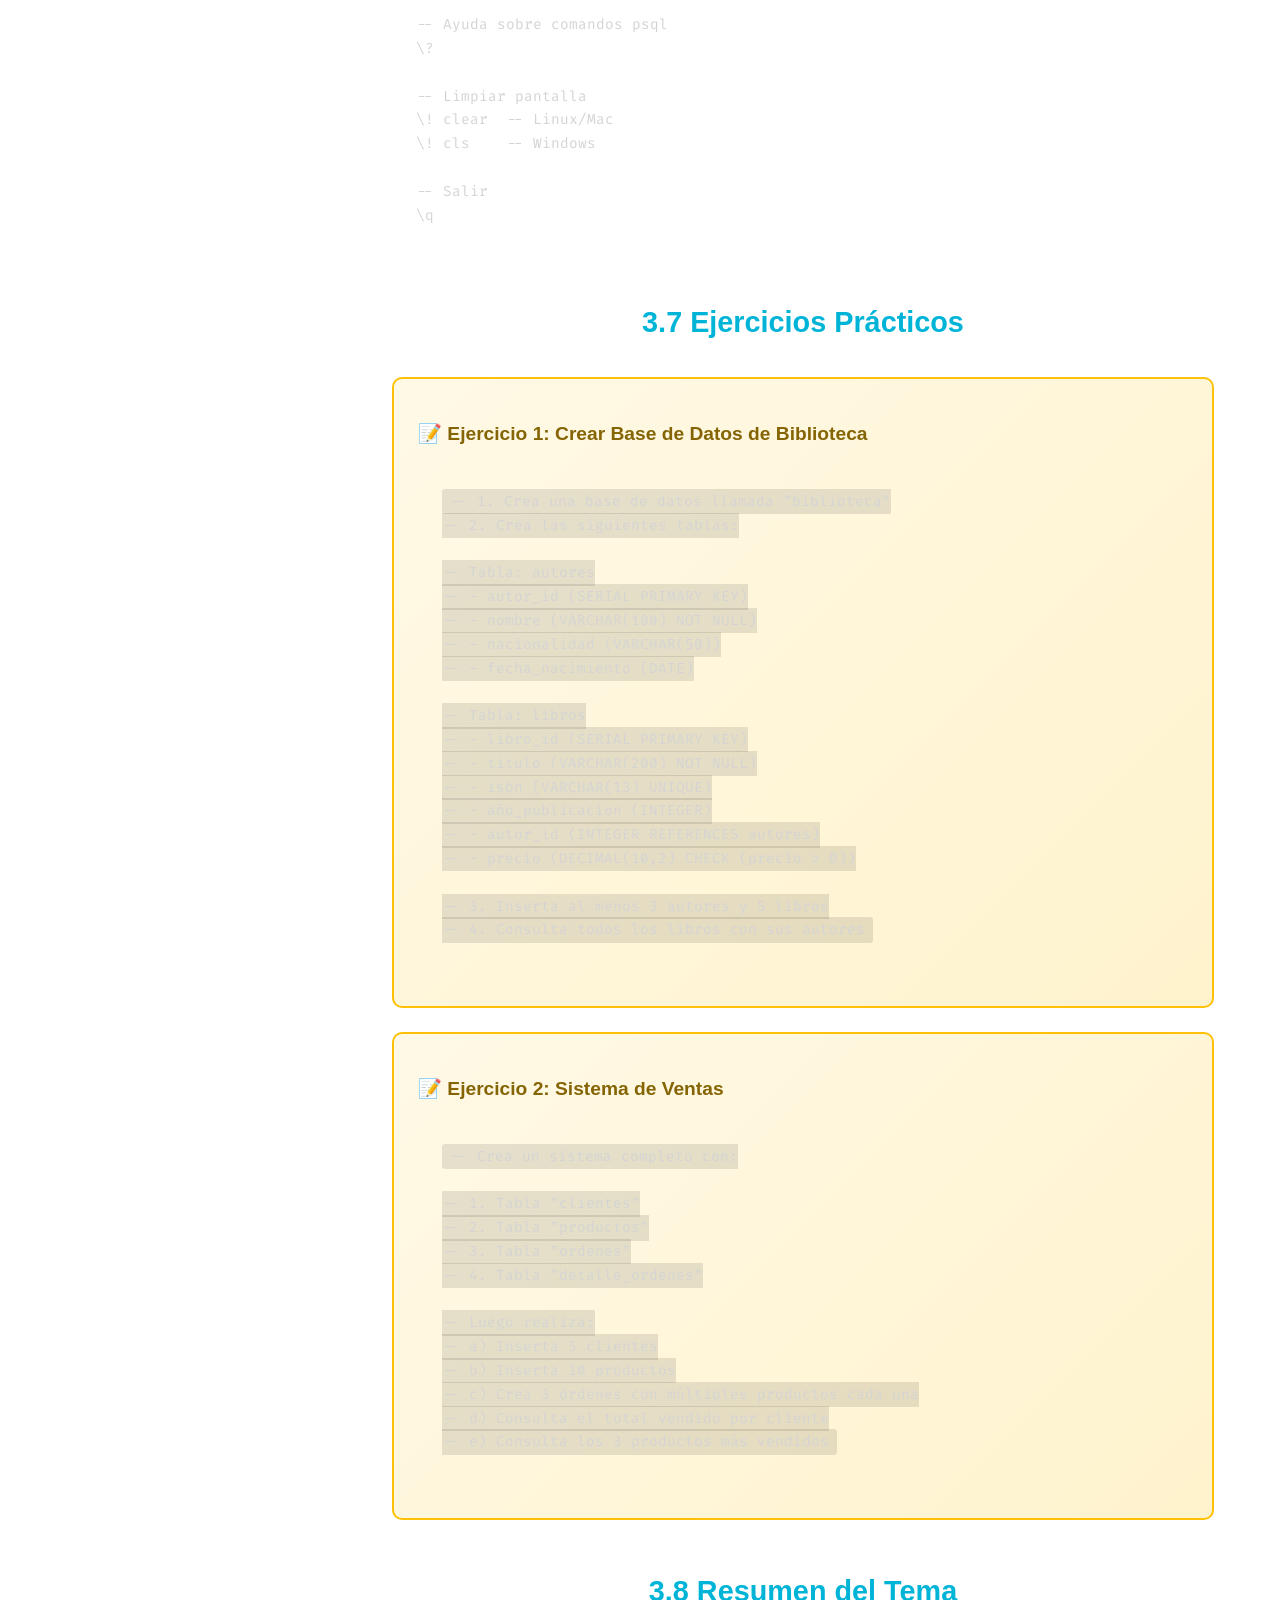
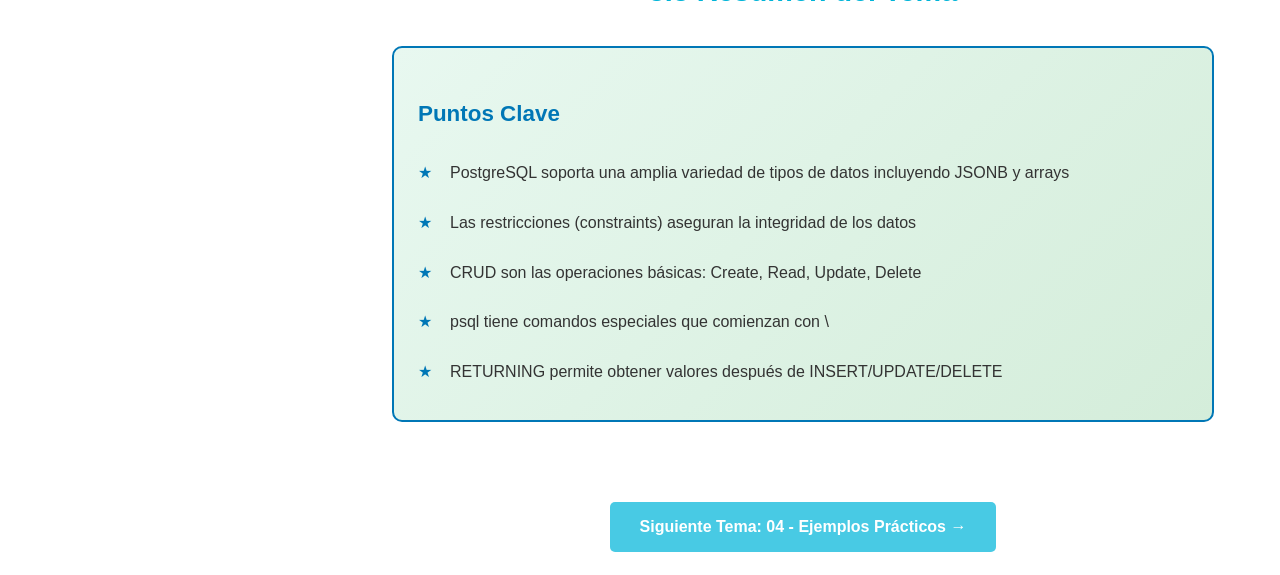
<file: docs/03-conceptos-basicos.html>
<!DOCTYPE html>
<html lang="es">
<head>
    <meta charset="UTF-8">
    <meta name="viewport" content="width=device-width, initial-scale=1.0">
    <title>03 - Conceptos Básicos | PostgreSQL desde Cero</title>
    <link rel="stylesheet" href="../css/styles.css">
    <link rel="stylesheet" href="../css/docs.css">
    <link href="https://fonts.googleapis.com/css2?family=Roboto:wght@300;400;500;700&family=Fira+Code:wght@400;500&display=swap" rel="stylesheet">
</head>
<body>
    <header class="header">
        <nav class="navbar">
            <div class="container">
                <div class="logo"><span class="logo-icon">🐘</span><span class="logo-text">PostgreSQL desde Cero</span></div>
                <ul class="nav-menu" id="navMenu">
                    <li><a href="../index.html">Inicio</a></li>
                    <li><a href="../index.html#que-es">¿Qué es?</a></li>
                    <li><a href="../index.html#arquitectura">Arquitectura</a></li>
                    <li><a href="../index.html#temas">Temas</a></li>
                    <li><a href="../index.html#ejemplos">Ejemplos</a></li>
                </ul>
                <button class="nav-toggle" id="navToggle"><span></span><span></span><span></span></button>
            </div>
        </nav>
    </header>

    <main class="docs-main">
        <div class="docs-container">
            <aside class="docs-sidebar">
                <h3>Contenido del Curso</h3>
                <nav class="docs-nav"><ul>
                    <li><a href="01-introduccion.html">01 - Introducción</a></li>
                    <li><a href="02-instalacion.html">02 - Instalación</a></li>
                    <li><a href="03-conceptos-basicos.html" class="active">03 - Conceptos Básicos</a></li>
                    <li><a href="04-ejemplos-practicos.html">04 - Ejemplos Prácticos</a></li>
                    <li><a href="05-buenas-practicas.html">05 - Buenas Prácticas</a></li>
                    <li><a href="06-casos-reales.html">06 - Casos Reales</a></li>
                    <li><a href="07-proyecto-final.html">07 - Proyecto Final</a></li>
                </ul></nav>
            </aside>

            <article class="docs-content">
                <header class="docs-header">
                    <h1>Tema 03: Conceptos Básicos de PostgreSQL</h1>
                    <p class="docs-intro">Aprende los fundamentos esenciales: bases de datos, tablas, tipos de datos, restricciones y operaciones CRUD.</p>
                </header>

                <section class="docs-section">
                    <h2>3.1 Creación de Bases de Datos</h2>
                    
                    <h3>Sintaxis Básica</h3>
                    <pre><code class="language-sql">-- Crear una base de datos simple
CREATE DATABASE nombre_base_datos;

-- Crear con opciones específicas
CREATE DATABASE mi_empresa
    WITH 
    ENCODING = 'UTF8'
    LC_COLLATE = 'es_ES.UTF-8'
    LC_CTYPE = 'es_ES.UTF-8'
    TEMPLATE = template0
    OWNER = postgres;

-- Ver bases de datos existentes
\l

-- Conectarse a una base de datos
\c nombre_base_datos;

-- Eliminar base de datos
DROP DATABASE IF EXISTS nombre_base_datos;</code></pre>

                    <h3>Opciones de CREATE DATABASE</h3>
                    <table class="docs-table">
                        <thead><tr><th>Opción</th><th>Descripción</th><th>Ejemplo</th></tr></thead>
                        <tbody>
                            <tr><td>ENCODING</td><td>Codificación de caracteres</td><td>UTF8, LATIN1</td></tr>
                            <tr><td>LC_COLLATE</td><td>Reglas de ordenamiento</td><td>es_ES.UTF-8</td></tr>
                            <tr><td>LC_CTYPE</td><td>Clasificación de caracteres</td><td>es_ES.UTF-8</td></tr>
                            <tr><td>TEMPLATE</td><td>Base de datos plantilla</td><td>template0, template1</td></tr>
                            <tr><td>OWNER</td><td>Usuario propietario</td><td>postgres, mi_usuario</td></tr>
                        </tbody>
                    </table>
                </section>

                <section class="docs-section">
                    <h2>3.2 Tipos de Datos en PostgreSQL</h2>
                    
                    <h3>Tipos Numéricos</h3>
                    <pre><code class="language-sql">CREATE TABLE tipos_numericos (
    id SERIAL PRIMARY KEY,
    entero_pequeno SMALLINT,      -- -32768 a +32767
    entero_normal INTEGER,         -- -2B a +2B
    entero_grande BIGINT,          -- -9M a +9M
    decimal_exacto DECIMAL(10,2),  -- Exacto, 10 dígitos, 2 decimales
    punto_flotante REAL,           -- 6 dígitos precisión
    doble_precision DOUBLE PRECISION, -- 15 dígitos
    dinero MONEY                   -- Formato monetario
);

-- Ejemplos de inserción
INSERT INTO tipos_numericos VALUES
(1, 100, 50000, 1000000, 99999999.99, 3.14, 3.14159265358979, 1500.50);</code></pre>

                    <h3>Tipos de Caracteres</h3>
                    <pre><code class="language-sql">CREATE TABLE tipos_texto (
    id SERIAL PRIMARY KEY,
    texto_longitud_fija CHAR(50),      -- Siempre 50 caracteres (rellena con espacios)
    texto_longitud_variable VARCHAR(255), -- Hasta 255 caracteres
    texto_ilimitado TEXT,               -- Sin límite práctico
    nombre_nombre NAME                  -- Para nombres de objetos (63 bytes)
);

-- TEXT es el más recomendado en PostgreSQL
-- VARCHAR(n) y TEXT tienen el mismo rendimiento</code></pre>

                    <h3>Tipos de Fecha y Hora</h3>
                    <pre><code class="language-sql">CREATE TABLE tipos_fecha (
    id SERIAL PRIMARY KEY,
    solo_fecha DATE,                    -- YYYY-MM-DD
    solo_hora TIME,                     -- HH:MM:SS
    hora_con_zona TIME WITH TIME ZONE,  -- HH:MM:SS+TZ
    fecha_hora TIMESTAMP,               -- YYYY-MM-DD HH:MM:SS
    fecha_hora_zona TIMESTAMP WITH TIME ZONE, -- Con zona horaria
    intervalo INTERVAL                  -- Período de tiempo
);

-- Ejemplos
INSERT INTO tipos_fecha VALUES
(1, 
    '2024-01-15', 
    '14:30:00', 
    '14:30:00-05',
    '2024-01-15 14:30:00',
    '2024-01-15 14:30:00-05',
    INTERVAL '1 day 2 hours 30 minutes'
);

-- NOW() devuelve fecha y hora actual
SELECT NOW();
SELECT CURRENT_DATE;
SELECT CURRENT_TIME;</code></pre>

                    <h3>Tipos Booleanos</h3>
                    <pre><code class="language-sql">CREATE TABLE tipos_booleanos (
    id SERIAL PRIMARY KEY,
    activo BOOLEAN,
    verificado BOOL  -- BOOL es alias de BOOLEAN
);

-- Valores válidos: TRUE, FALSE, NULL
-- También acepta: 't', 'f', 'true', 'false', 'y', 'n', 'yes', 'no', '1', '0'
INSERT INTO tipos_booleanos VALUES
(1, TRUE, 't'),
(2, FALSE, 'no'),
(3, NULL, NULL);</code></pre>

                    <h3>Tipos JSON</h3>
                    <pre><code class="language-sql">CREATE TABLE tipos_json (
    id SERIAL PRIMARY KEY,
    json_basico JSON,      -- JSON como texto
    json_binario JSONB     -- JSON binario (más eficiente para consultas)
);

-- JSONB es recomendado para producción
INSERT INTO tipos_json VALUES
(1, 
    '{"nombre": "Juan", "edad": 30, "ciudad": "Madrid"}',
    '{"nombre": "Juan", "edad": 30, "ciudad": "Madrid"}'
);

-- Consultar datos JSON
SELECT json_basico->>'nombre' as nombre FROM tipos_json;
SELECT * FROM tipos_json WHERE jsonb_binario->>'edad' = '30';</code></pre>

                    <h3>Tipos Especiales</h3>
                    <pre><code class="language-sql">CREATE TABLE tipos_especiales (
    id SERIAL PRIMARY KEY,
    uuid UUID DEFAULT gen_random_uuid(),     -- Identificador único universal
    ip INET,                                  -- Dirección IPv4 o IPv6
    mac MACADDR,                              -- Dirección MAC
    rango_int INT4RANGE,                      -- Rango de enteros
    rango_fecha DATERANGE,                    -- Rango de fechas
    array_texto TEXT[],                       -- Array de texto
    array_numeros INTEGER[]                   -- Array de números
);

-- Ejemplo con arrays
INSERT INTO tipos_especiales (ip, array_texto, array_numeros) VALUES
('192.168.1.1', ARRAY['a', 'b', 'c'], ARRAY[1, 2, 3, 4, 5]);

-- Ejemplo con UUID
INSERT INTO tipos_especiales DEFAULT VALUES;
SELECT uuid FROM tipos_especiales;</code></pre>
                </section>

                <section class="docs-section">
                    <h2>3.3 Creación de Tablas</h2>
                    
                    <h3>Sintaxis Completa</h3>
                    <pre><code class="language-sql">CREATE TABLE empleados (
    -- Columna con autoincremento
    empleado_id SERIAL PRIMARY KEY,
    
    -- Columnas con restricciones
    nombre VARCHAR(100) NOT NULL,
    apellido VARCHAR(100) NOT NULL,
    email VARCHAR(255) UNIQUE NOT NULL,
    telefono VARCHAR(20),
    
    -- Fecha con valor por defecto
    fecha_contratacion DATE DEFAULT CURRENT_DATE,
    
    -- Salario con validación
    salario DECIMAL(10,2) CHECK (salario >= 0),
    
    -- Departamento como clave foránea
    departamento_id INTEGER,
    
    -- Timestamp de creación
    creado_en TIMESTAMP DEFAULT CURRENT_TIMESTAMP,
    
    -- Clave foránea
    FOREIGN KEY (departamento_id) REFERENCES departamentos(departamento_id)
);</code></pre>

                    <h3>Crear Tabla desde Otra Tabla</h3>
                    <pre><code class="language-sql">-- Copiar estructura y datos
CREATE TABLE empleados_backup AS 
SELECT * FROM empleados;

-- Copiar solo estructura
CREATE TABLE empleados_estructura AS 
SELECT * FROM empleados WHERE 1 = 0;

-- Copiar columnas específicas
CREATE TABLE empleados_resumen AS
SELECT empleado_id, nombre, apellido, email FROM empleados;</code></pre>
                </section>

                <section class="docs-section">
                    <h2>3.4 Restricciones (Constraints)</h2>
                    
                    <h3>Tipos de Restricciones</h3>
                    <pre><code class="language-sql">CREATE TABLE productos (
    producto_id SERIAL PRIMARY KEY,                    -- Clave primaria
    nombre VARCHAR(100) NOT NULL,                       -- No nulo
    sku VARCHAR(50) UNIQUE NOT NULL,                    -- Único
    precio DECIMAL(10,2) CHECK (precio > 0),           -- Validación
    categoria_id INTEGER REFERENCES categorias(id),    -- Clave foránea
    stock INTEGER DEFAULT 0 CHECK (stock >= 0),        -- Default + Check
    activo BOOLEAN DEFAULT TRUE,                        -- Valor por defecto
    CONSTRAINT precio_stock_check CHECK (precio > 0 AND stock >= 0)  -- Check múltiple
);</code></pre>

                    <h3>Agregar/Eliminar Restricciones</h3>
                    <pre><code class="language-sql">-- Agregar NOT NULL
ALTER TABLE productos ALTER COLUMN nombre SET NOT NULL;

-- Agregar UNIQUE
ALTER TABLE productos ADD CONSTRAINT unique_sku UNIQUE (sku);

-- Agregar CHECK
ALTER TABLE productos ADD CONSTRAINT precio_positivo CHECK (precio > 0);

-- Agregar FOREIGN KEY
ALTER TABLE ordenes 
ADD CONSTRAINT fk_producto 
FOREIGN KEY (producto_id) REFERENCES productos(producto_id);

-- Eliminar restricción
ALTER TABLE productos DROP CONSTRAINT precio_positivo;

-- Eliminar NOT NULL
ALTER TABLE productos ALTER COLUMN telefono DROP NOT NULL;</code></pre>
                </section>

                <section class="docs-section">
                    <h2>3.5 Operaciones CRUD</h2>
                    
                    <h3>CREATE - Insertar Datos</h3>
                    <pre><code class="language-sql">-- Insertar una fila
INSERT INTO empleados (nombre, apellido, email, salario)
VALUES ('Juan', 'Pérez', 'juan@email.com', 50000);

-- Insertar múltiples filas
INSERT INTO empleados (nombre, apellido, email, salario) VALUES
('María', 'García', 'maria@email.com', 55000),
('Carlos', 'López', 'carlos@email.com', 48000),
('Ana', 'Martínez', 'ana@email.com', 52000);

-- Insertar y devolver valores
INSERT INTO empleados (nombre, apellido, email, salario)
VALUES ('Pedro', 'Sánchez', 'pedro@email.com', 60000)
RETURNING empleado_id, nombre, email;

-- Insertar desde otra tabla
INSERT INTO empleados_backup
SELECT * FROM empleados WHERE fecha_contratacion >= '2024-01-01';</code></pre>

                    <h3>READ - Consultar Datos</h3>
                    <pre><code class="language-sql">-- Consulta básica
SELECT * FROM empleados;

-- Columnas específicas
SELECT nombre, apellido, email FROM empleados;

-- Con alias
SELECT 
    nombre AS "Nombre Completo",
    email AS "Correo Electrónico",
    salario AS "Salario Anual"
FROM empleados;

-- DISTINCT - Valores únicos
SELECT DISTINCT departamento_id FROM empleados;

-- Con WHERE
SELECT * FROM empleados WHERE salario > 50000;

-- Múltiples condiciones
SELECT * FROM empleados 
WHERE salario > 50000 AND departamento_id = 1;

-- LIKE - Búsqueda de patrones
SELECT * FROM empleados WHERE nombre LIKE 'J%';  -- Empieza con J
SELECT * FROM empleados WHERE email LIKE '%@gmail.com';

-- ORDER BY
SELECT * FROM empleados ORDER BY salario DESC;

-- LIMIT y OFFSET
SELECT * FROM empleados ORDER BY salario DESC LIMIT 10 OFFSET 0;

-- Funciones de agregación
SELECT 
    COUNT(*) as total_empleados,
    AVG(salario) as salario_promedio,
    MAX(salario) as salario_maximo,
    MIN(salario) as salario_minimo,
    SUM(salario) as total_nomina
FROM empleados;

-- GROUP BY
SELECT departamento_id, COUNT(*) as cantidad, AVG(salario) as promedio
FROM empleados
GROUP BY departamento_id;

-- HAVING - Filtrar grupos
SELECT departamento_id, AVG(salario) as promedio
FROM empleados
GROUP BY departamento_id
HAVING AVG(salario) > 50000;</code></pre>

                    <h3>UPDATE - Actualizar Datos</h3>
                    <pre><code class="language-sql">-- Actualizar una fila
UPDATE empleados 
SET salario = 55000 
WHERE empleado_id = 1;

-- Actualizar múltiples columnas
UPDATE empleados 
SET salario = 60000, departamento_id = 2
WHERE empleado_id = 1;

-- Actualizar múltiples filas
UPDATE empleados 
SET salario = salario * 1.1  -- Aumento del 10%
WHERE departamento_id = 1;

-- Actualizar y devolver valores
UPDATE empleados 
SET salario = 65000 
WHERE empleado_id = 1
RETURNING *;

-- Actualizar con subconsulta
UPDATE empleados 
SET salario = (SELECT AVG(salario) FROM empleados)
WHERE empleado_id = 1;</code></pre>

                    <h3>DELETE - Eliminar Datos</h3>
                    <pre><code class="language-sql">-- Eliminar una fila
DELETE FROM empleados WHERE empleado_id = 1;

-- Eliminar múltiples filas
DELETE FROM empleados WHERE departamento_id = 5;

-- Eliminar y devolver valores
DELETE FROM empleados 
WHERE fecha_contratacion < '2020-01-01'
RETURNING *;

-- TRUNCATE - Eliminar todos los datos (más rápido)
TRUNCATE TABLE empleados;

-- TRUNCATE con reinicio de secuencia
TRUNCATE TABLE empleados RESTART IDENTITY;</code></pre>
                </section>

                <section class="docs-section">
                    <h2>3.6 Comandos psql Esenciales</h2>
                    
                    <pre><code class="language-sql">-- Conectar a base de datos
\c nombre_base_datos

-- Listar bases de datos
\l

-- Listar tablas
\dt

-- Ver estructura de tabla
\d nombre_tabla

-- Ver todas las tablas con detalles
\d+

-- Listar esquemas
\dn

-- Listar usuarios
\du

-- Ver consultas recientes
\s

-- Mostrar historial de comandos
\s /ruta/archivo.sql

-- Ejecutar archivo SQL
\i /ruta/archivo.sql

-- Guardar salida en archivo
\o /ruta/salida.txt
SELECT * FROM empleados;
\o

-- Mostrar tiempo de ejecución
\timing

-- Ayuda sobre comandos SQL
\h SELECT
\h CREATE TABLE

-- Ayuda sobre comandos psql
\?

-- Limpiar pantalla
\! clear  -- Linux/Mac
\! cls    -- Windows

-- Salir
\q</code></pre>
                </section>

                <section class="docs-section">
                    <h2>3.7 Ejercicios Prácticos</h2>
                    
                    <div class="exercise-box">
                        <h4>📝 Ejercicio 1: Crear Base de Datos de Biblioteca</h4>
                        <pre><code class="language-sql">-- 1. Crea una base de datos llamada "biblioteca"
-- 2. Crea las siguientes tablas:

-- Tabla: autores
-- - autor_id (SERIAL PRIMARY KEY)
-- - nombre (VARCHAR(100) NOT NULL)
-- - nacionalidad (VARCHAR(50))
-- - fecha_nacimiento (DATE)

-- Tabla: libros
-- - libro_id (SERIAL PRIMARY KEY)
-- - titulo (VARCHAR(200) NOT NULL)
-- - isbn (VARCHAR(13) UNIQUE)
-- - año_publicacion (INTEGER)
-- - autor_id (INTEGER REFERENCES autores)
-- - precio (DECIMAL(10,2) CHECK (precio > 0))

-- 3. Inserta al menos 3 autores y 5 libros
-- 4. Consulta todos los libros con sus autores</code></pre>
                    </div>
                    
                    <div class="exercise-box">
                        <h4>📝 Ejercicio 2: Sistema de Ventas</h4>
                        <pre><code class="language-sql">-- Crea un sistema completo con:

-- 1. Tabla "clientes"
-- 2. Tabla "productos"
-- 3. Tabla "ordenes"
-- 4. Tabla "detalle_ordenes"

-- Luego realiza:
-- a) Inserta 5 clientes
-- b) Inserta 10 productos
-- c) Crea 3 órdenes con múltiples productos cada una
-- d) Consulta el total vendido por cliente
-- e) Consulta los 3 productos más vendidos</code></pre>
                    </div>
                </section>

                <section class="docs-section">
                    <h2>3.8 Resumen del Tema</h2>
                    <div class="summary-box">
                        <h3>Puntos Clave</h3>
                        <ul>
                            <li>PostgreSQL soporta una amplia variedad de tipos de datos incluyendo JSONB y arrays</li>
                            <li>Las restricciones (constraints) aseguran la integridad de los datos</li>
                            <li>CRUD son las operaciones básicas: Create, Read, Update, Delete</li>
                            <li>psql tiene comandos especiales que comienzan con \</li>
                            <li>RETURNING permite obtener valores después de INSERT/UPDATE/DELETE</li>
                        </ul>
                    </div>
                    <div class="next-topic">
                        <a href="04-ejemplos-practicos.html" class="btn btn-primary">Siguiente Tema: 04 - Ejemplos Prácticos →</a>
                    </div>
                </section>
            </article>
        </div>
    </main>

    <footer class="footer">
        <div class="container">
            <div class="footer-bottom">
                <p>👨‍💻 Desarrollado por <strong>Isaac Esteban Haro Torres</strong></p>
                <p class="developer-info">Ingeniero en Sistemas · Full Stack · Automatización · Data</p>
                <div class="developer-contact">
                    <p>📧 Email: <a href="mailto:zackharo1@gmail.com">zackharo1@gmail.com</a></p>
                    <p>💻 GitHub: <a href="https://github.com/ieharo1" target="_blank">github.com/ieharo1</a></p>
                </div>
                <p class="copyright">© 2026 Isaac Esteban Haro Torres - Todos los derechos reservados.</p>
            </div>
        </div>
    </footer>
    <script src="../js/main.js"></script>
</body>
</html>
</file>
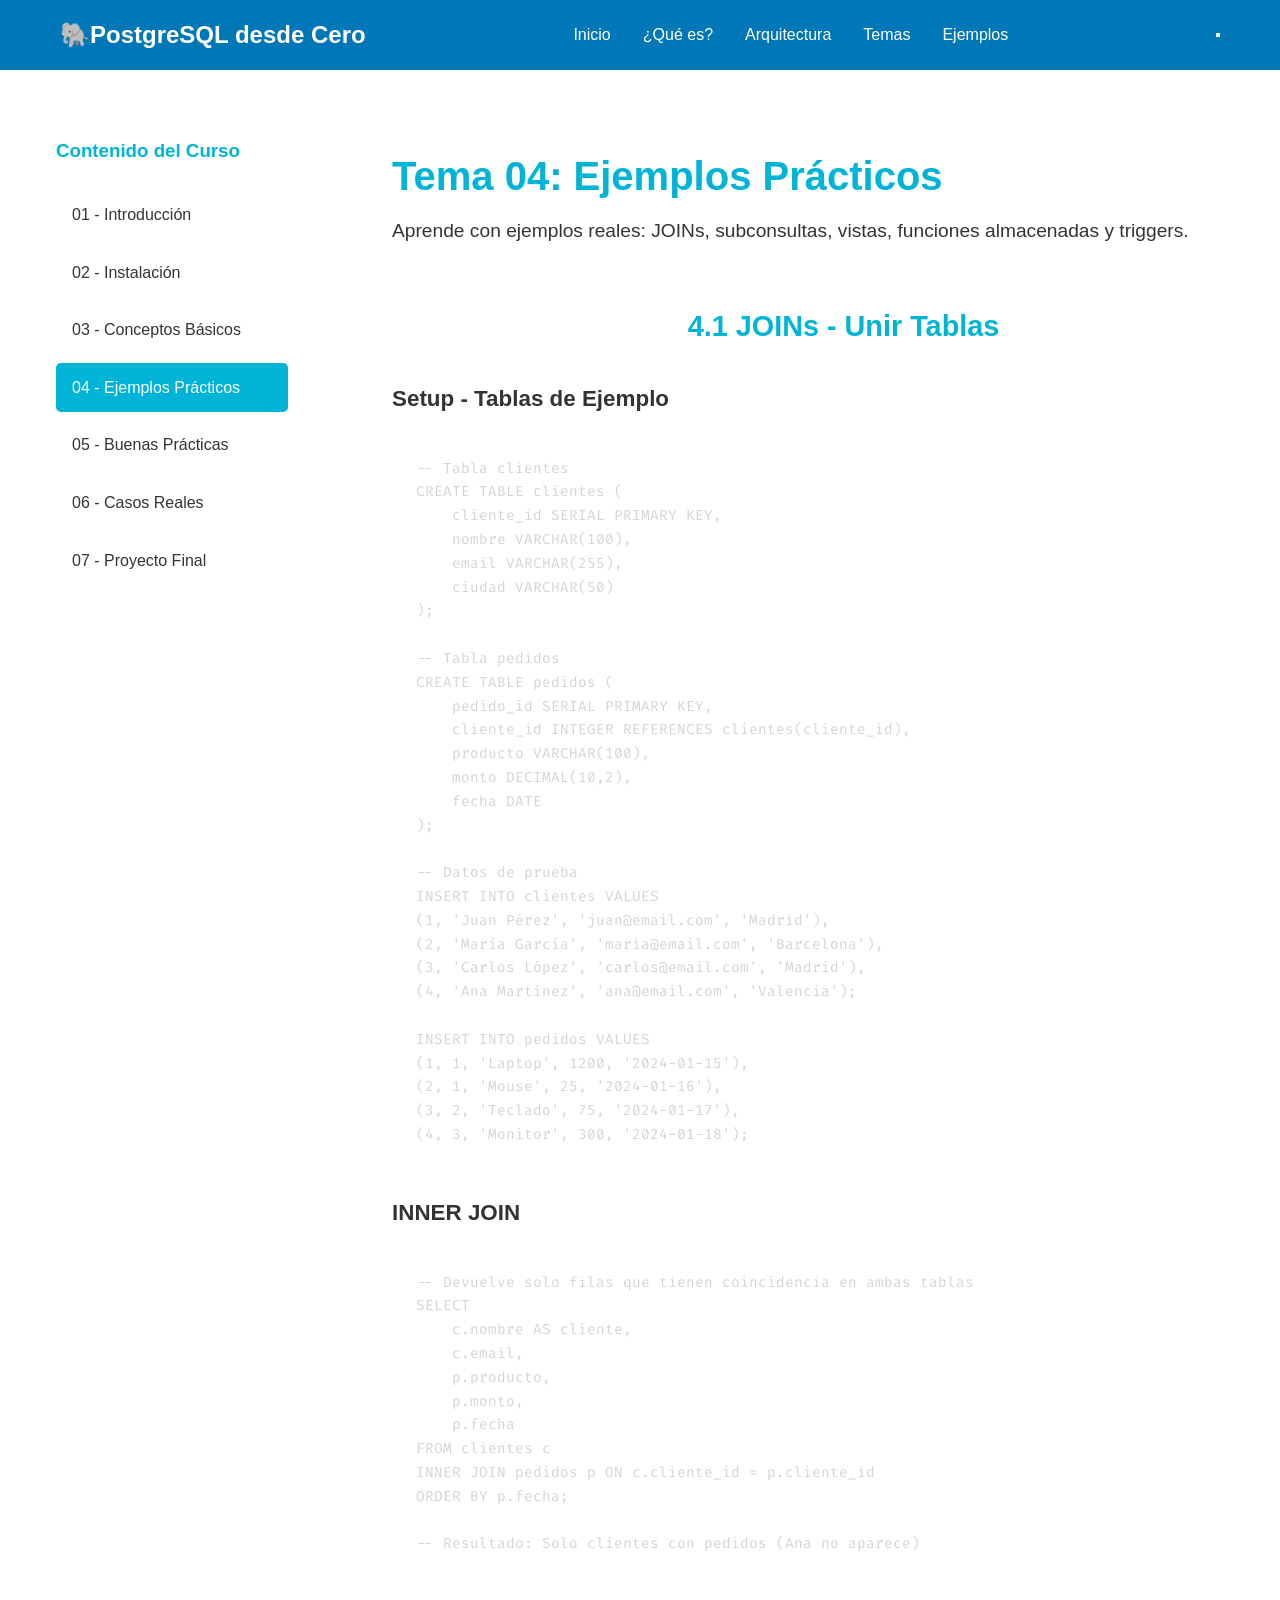
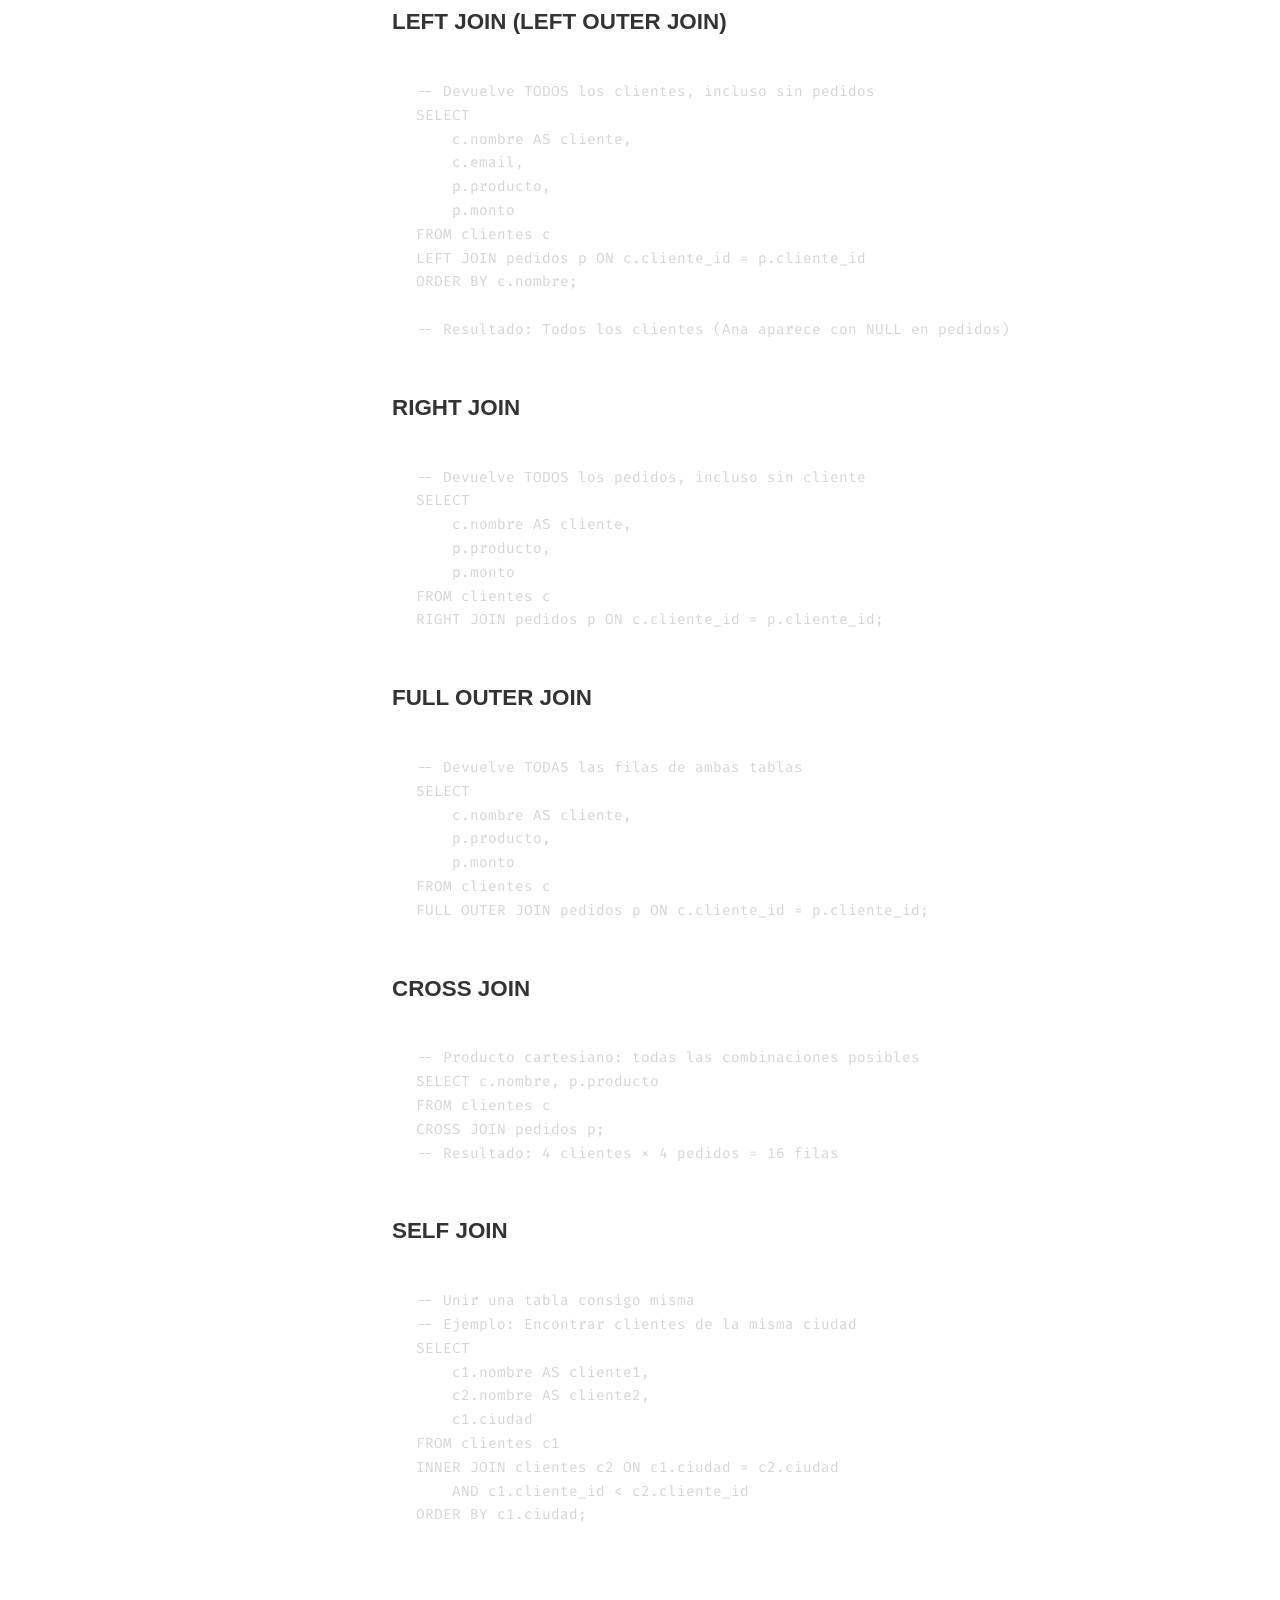
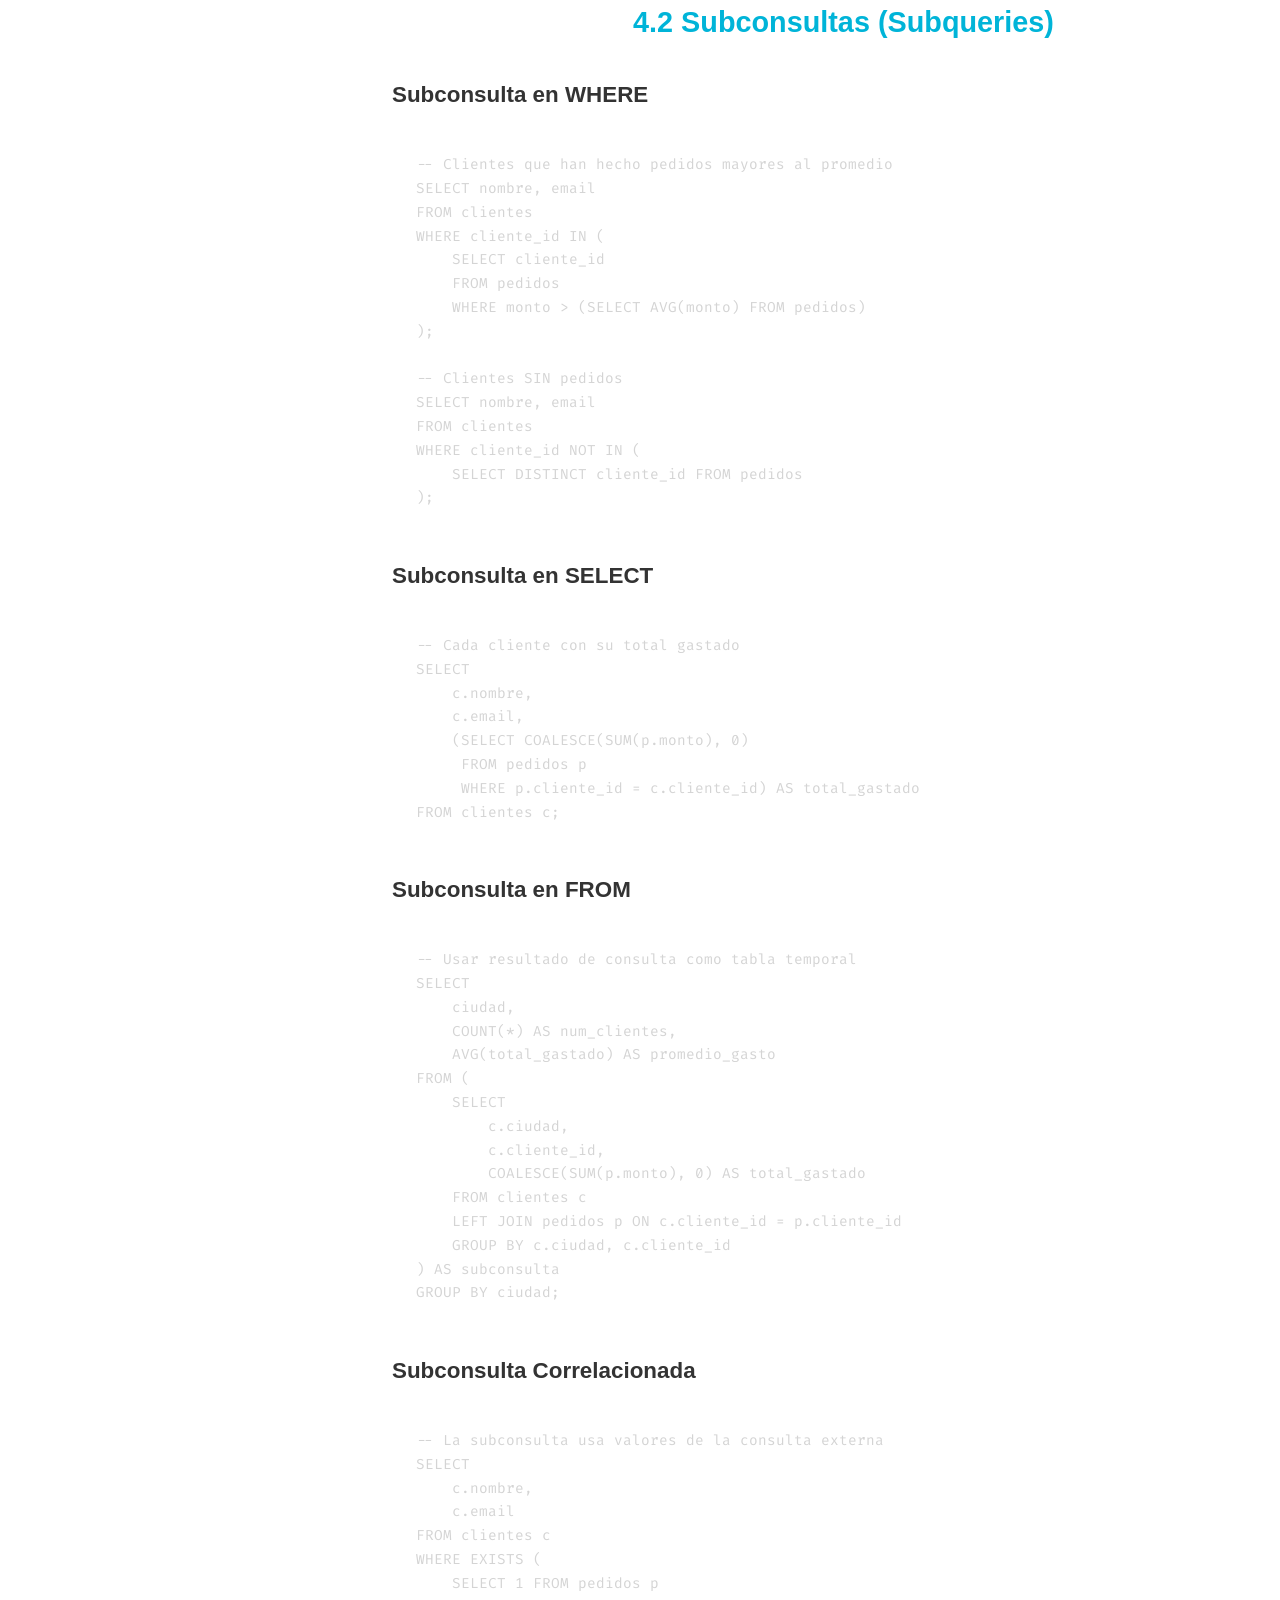
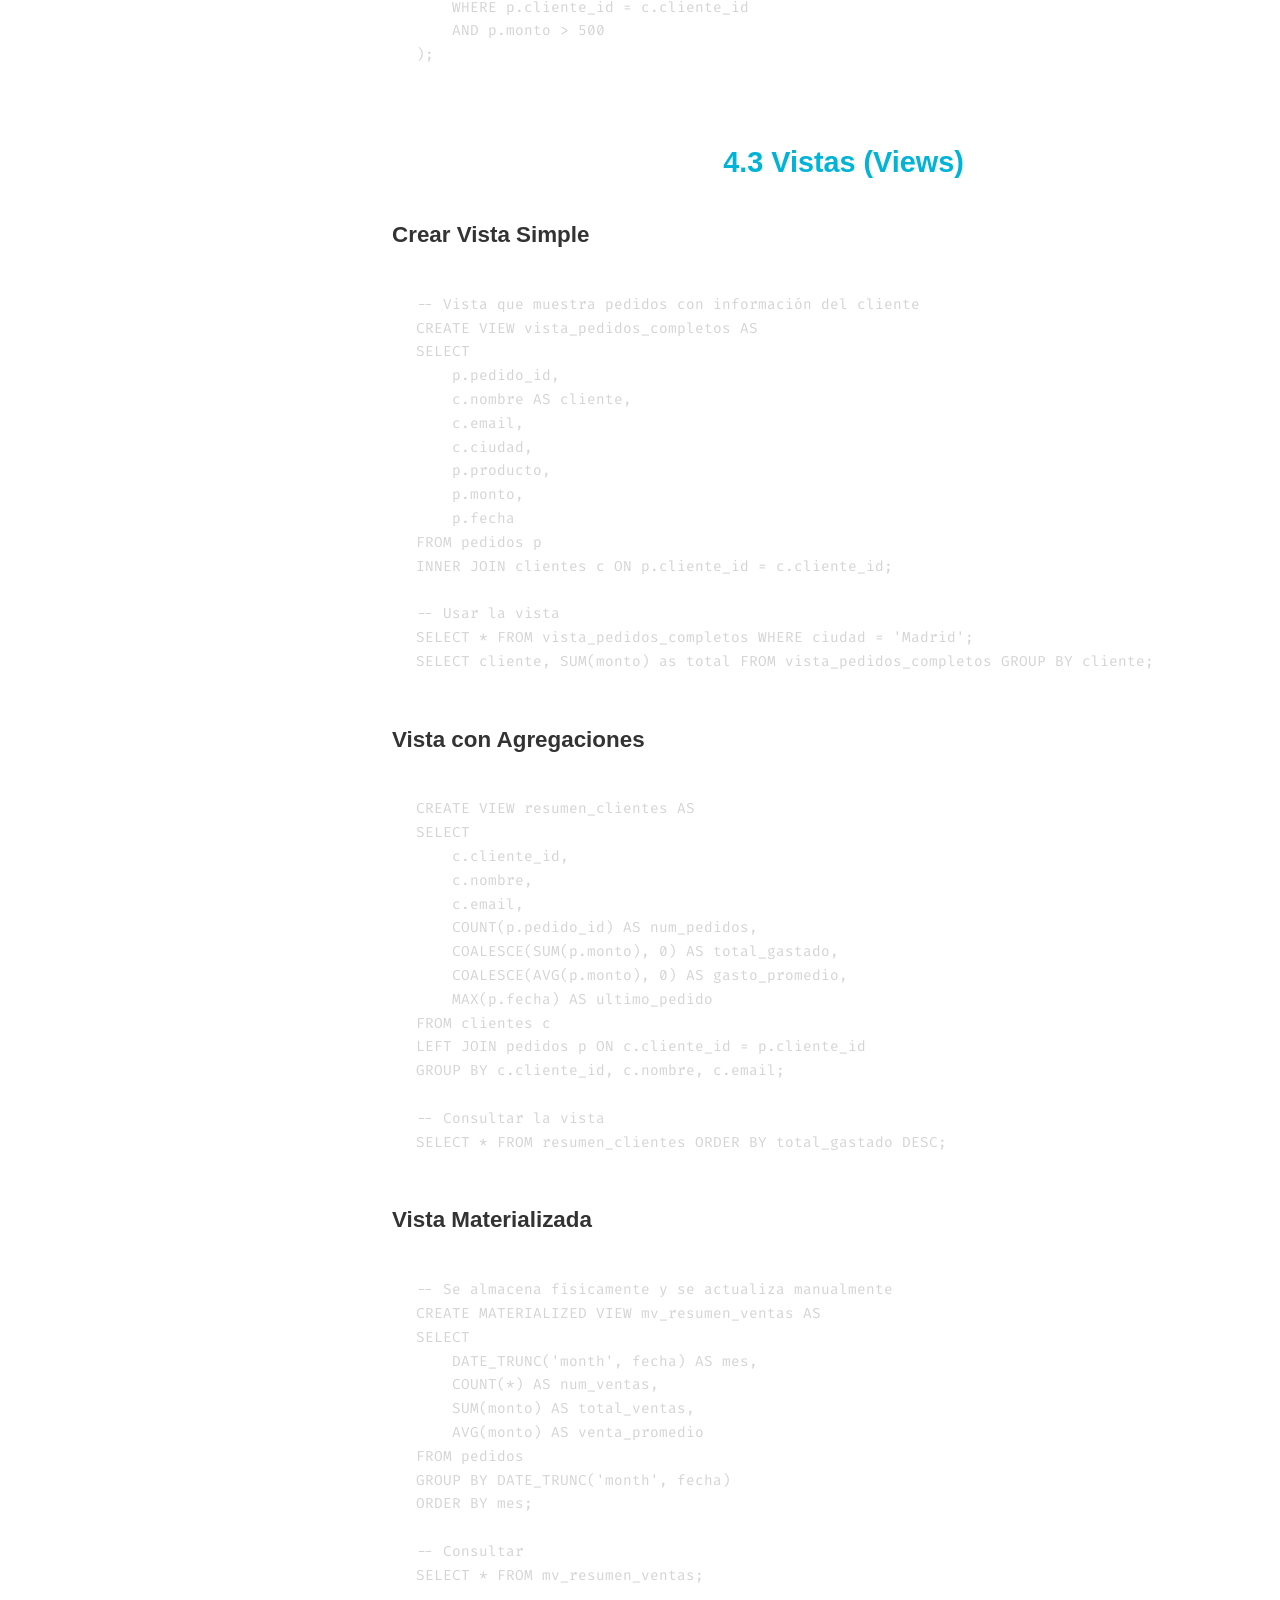
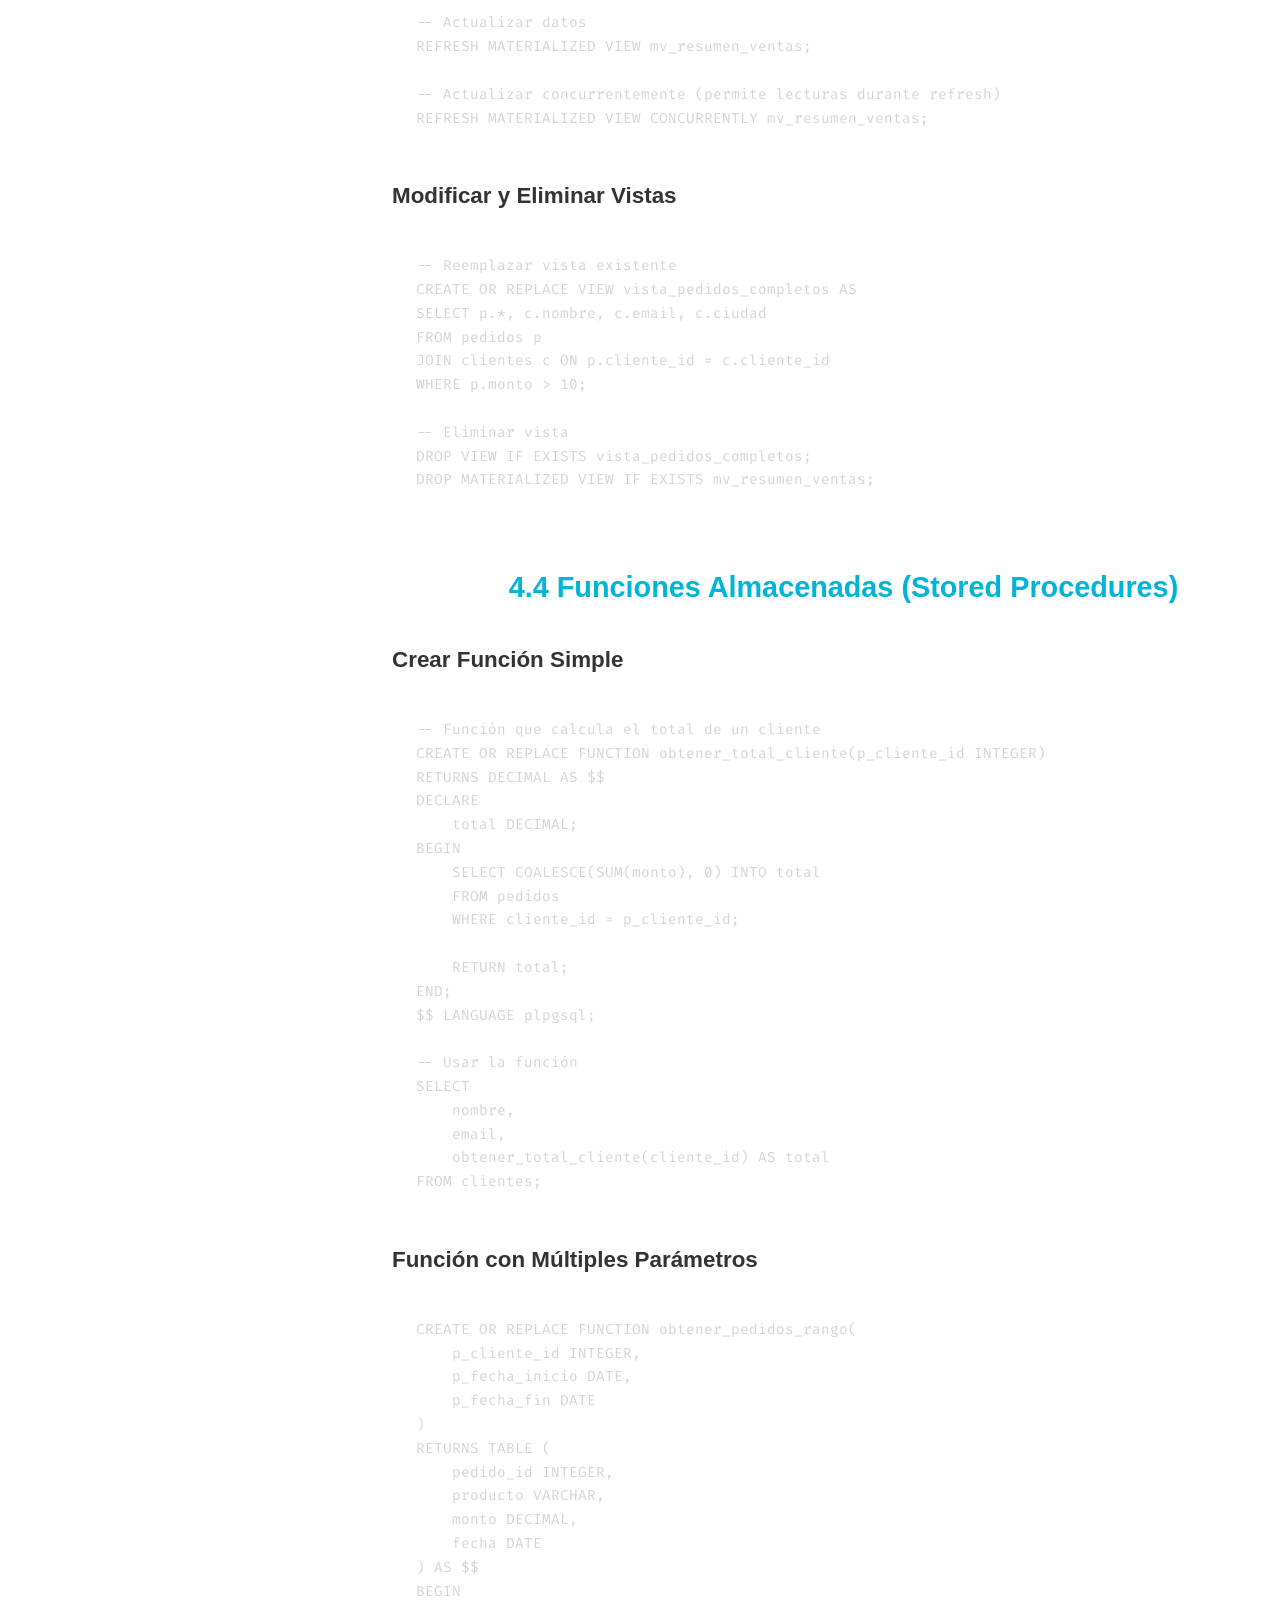
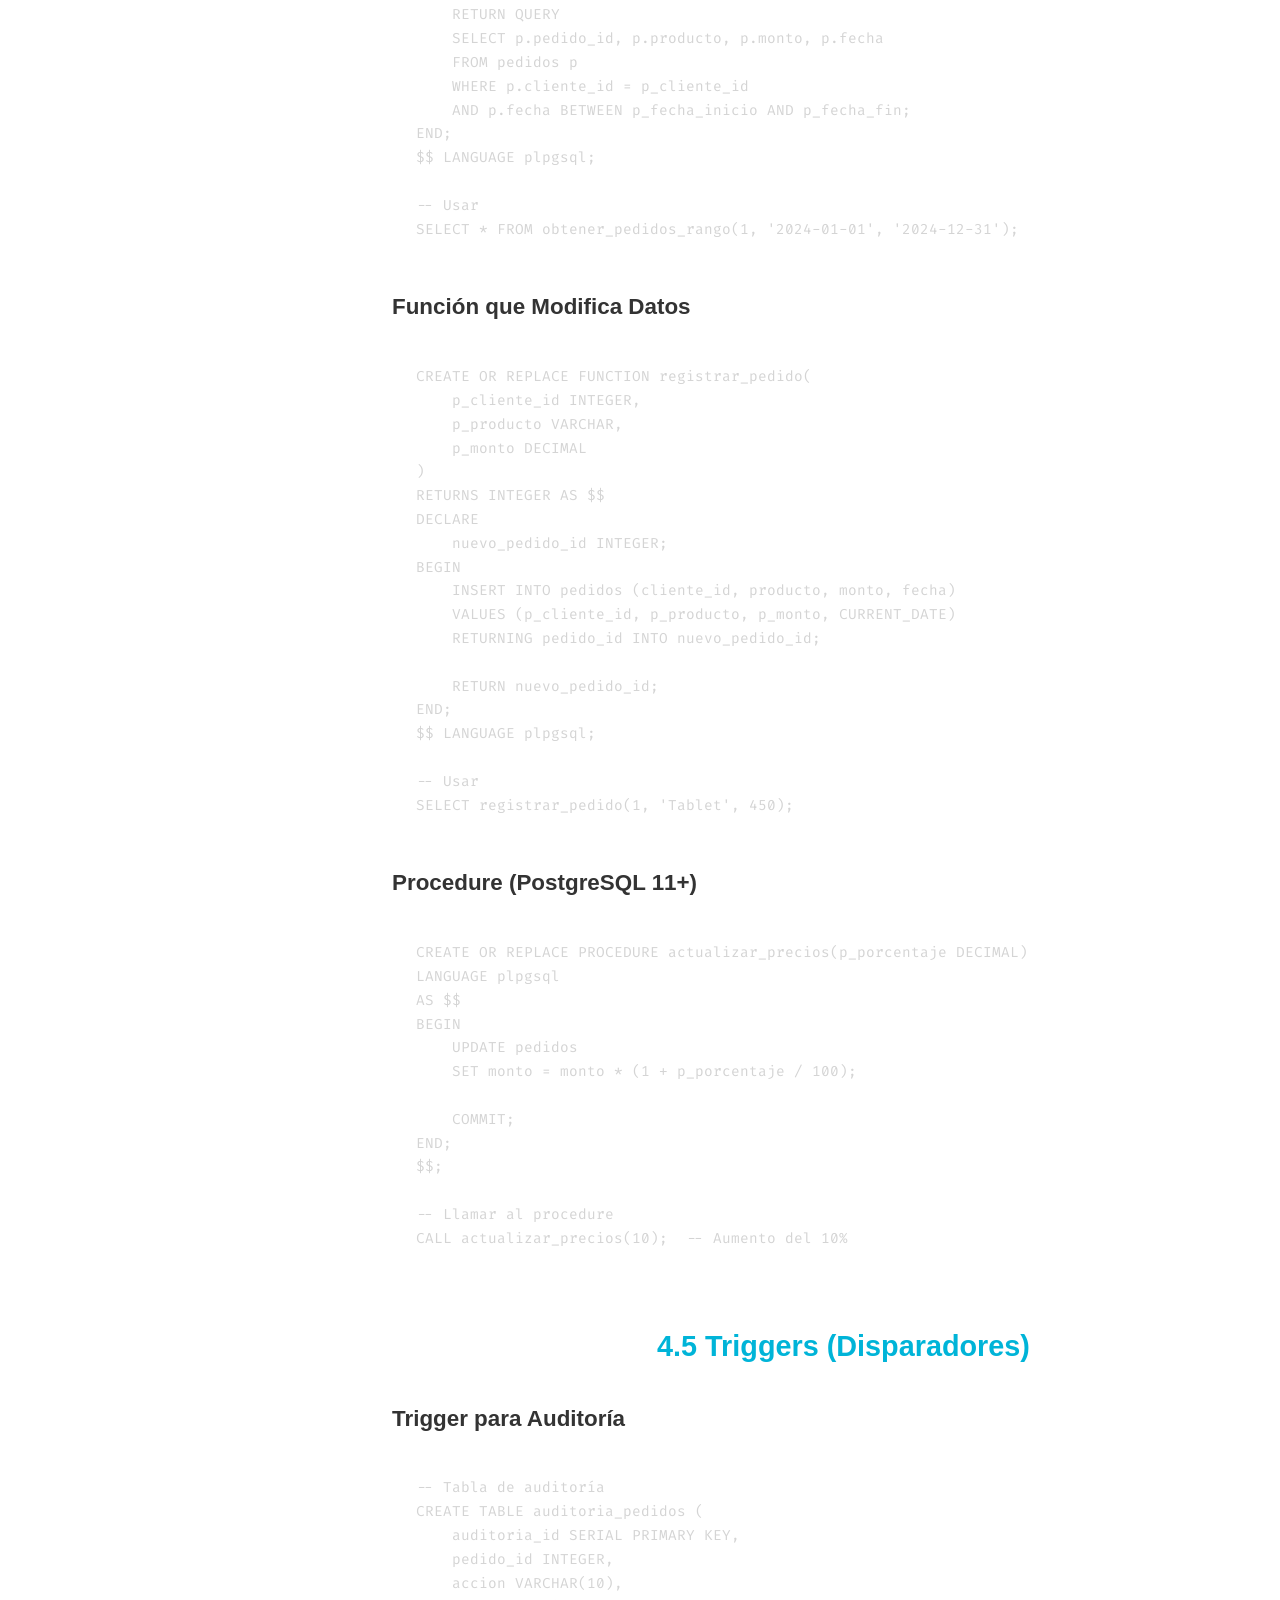
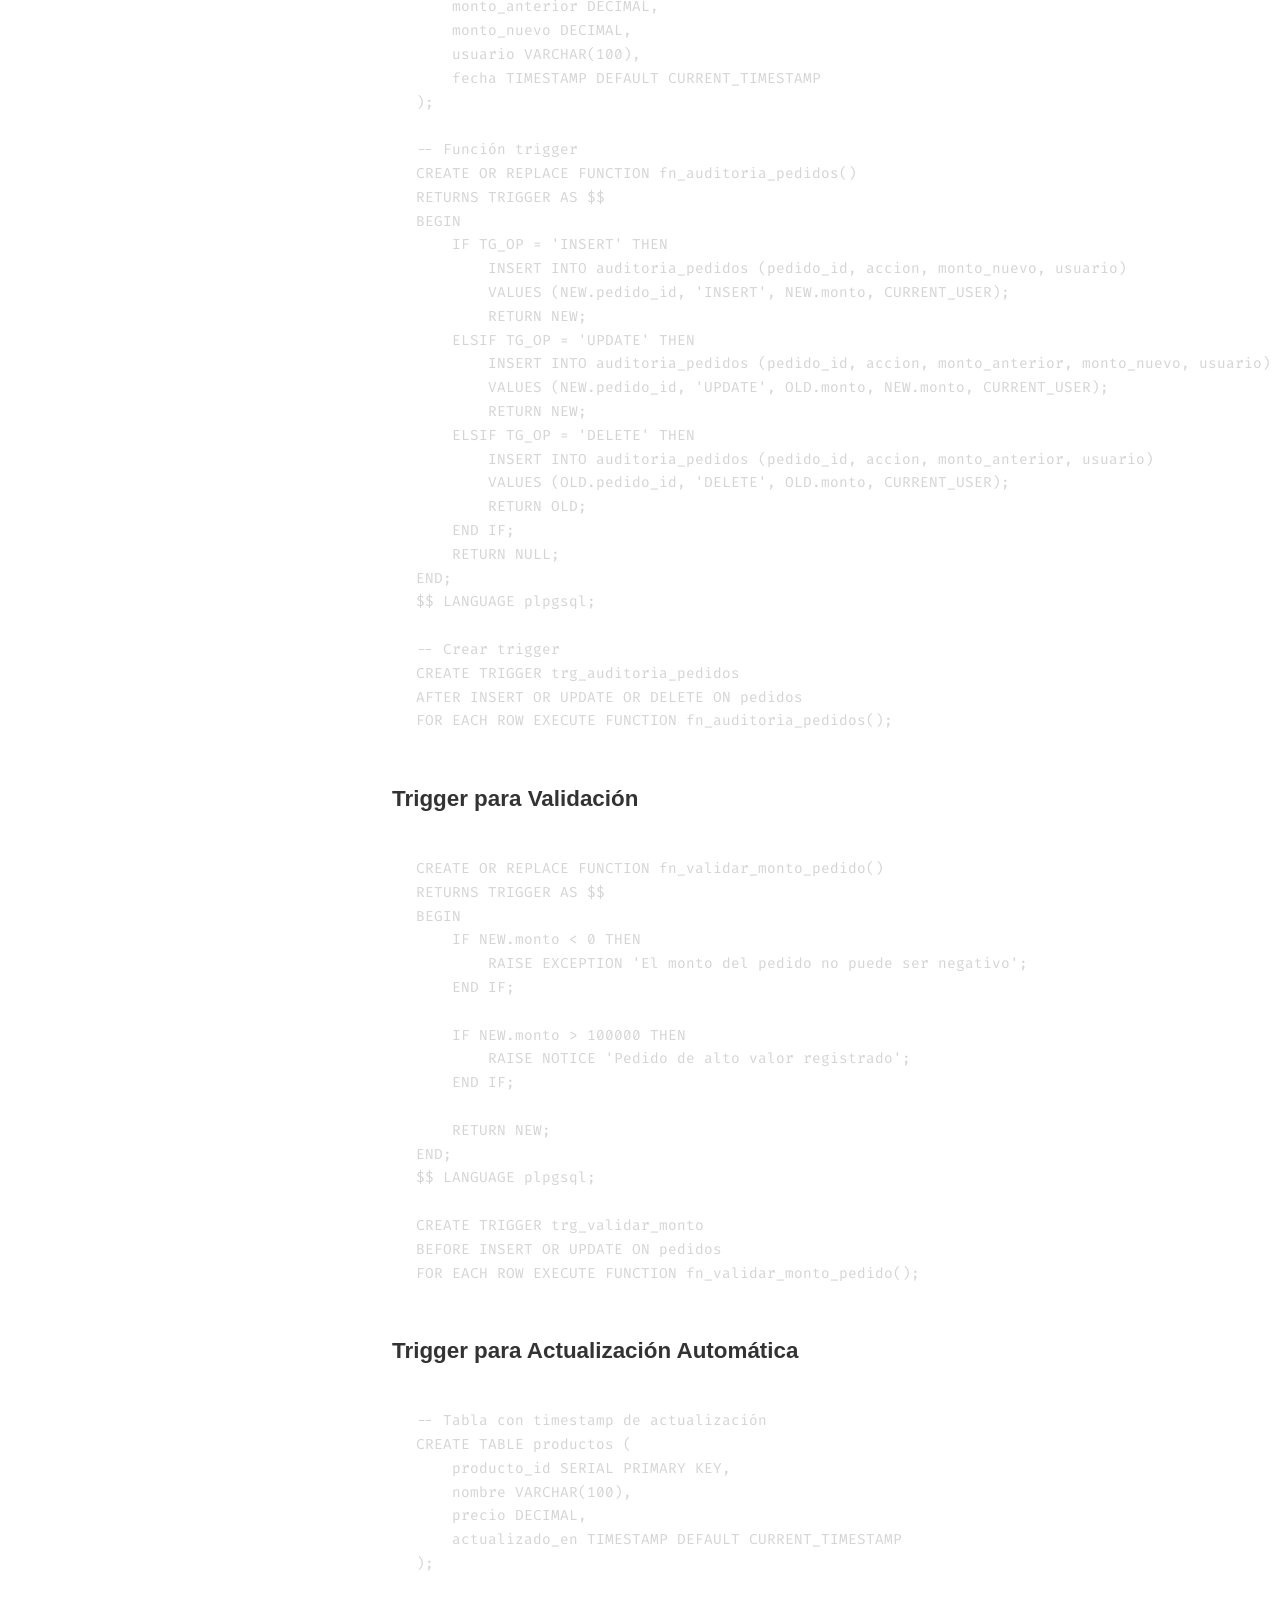
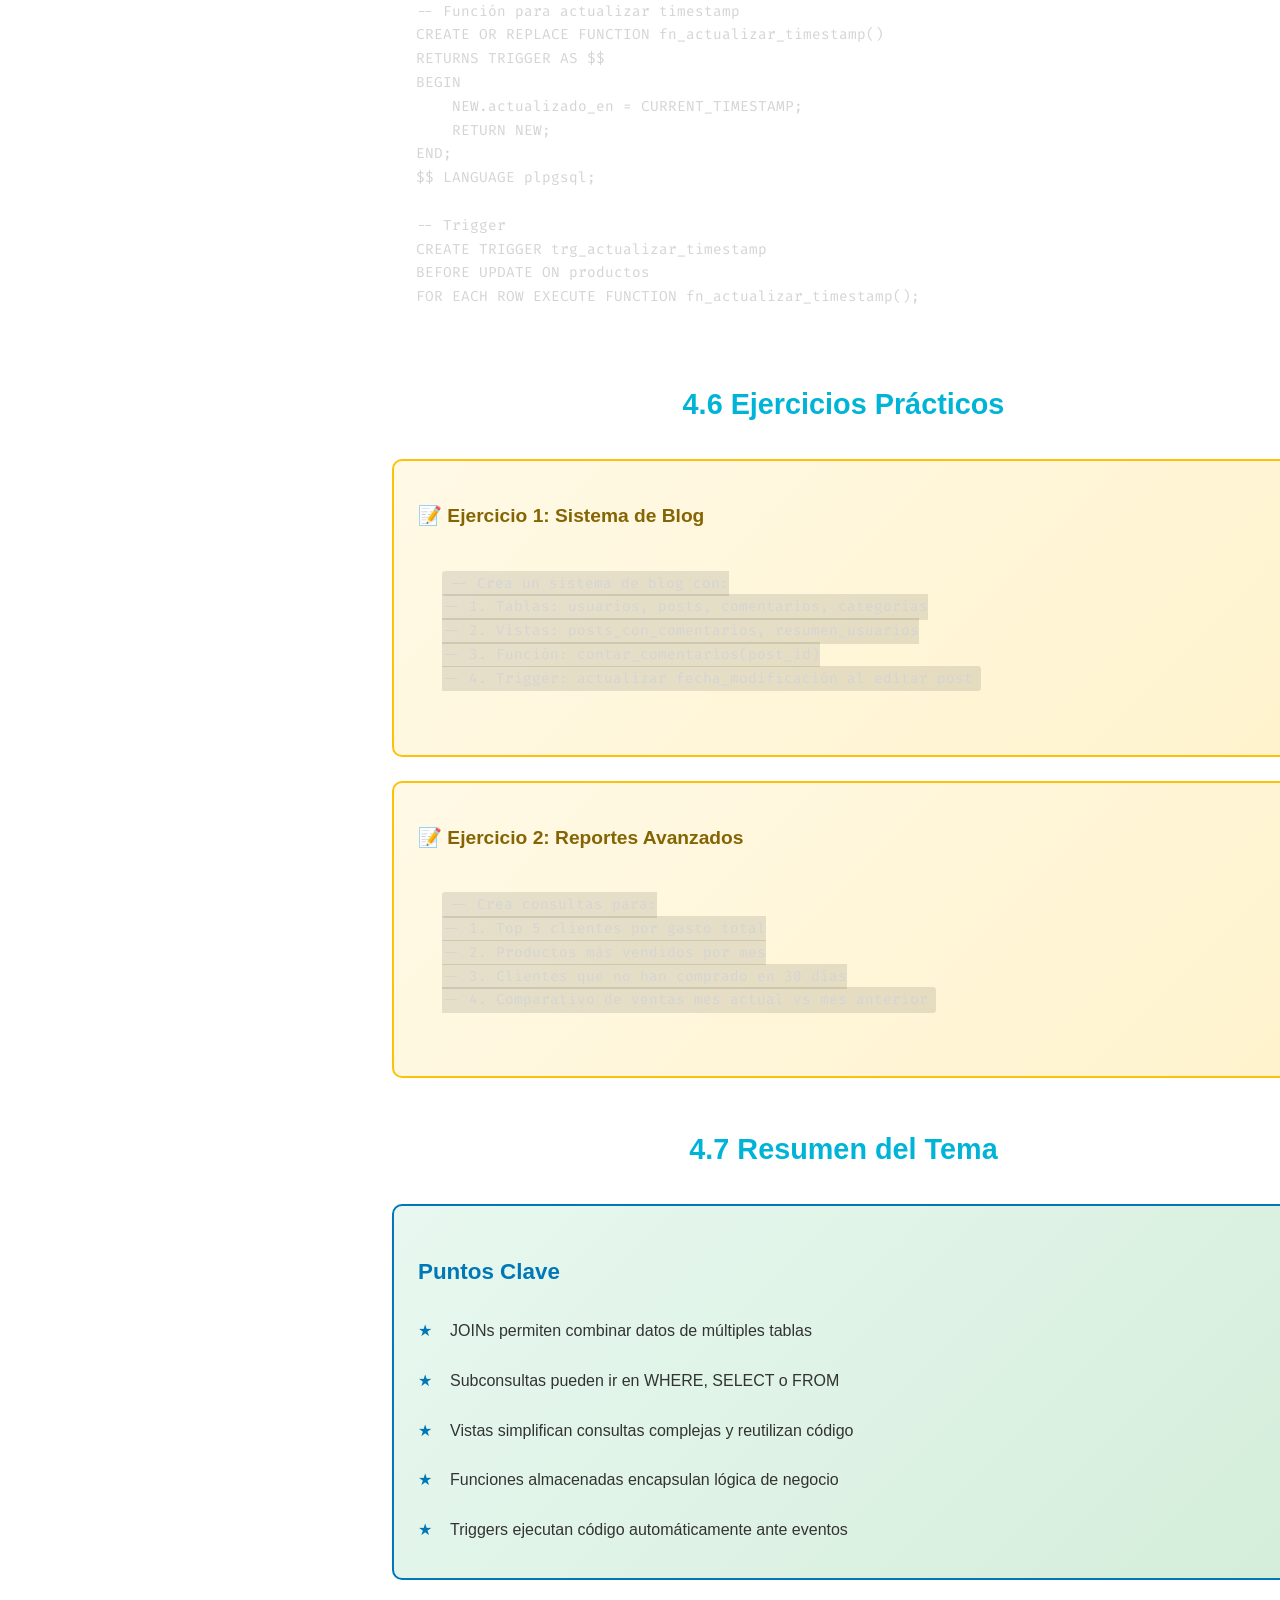
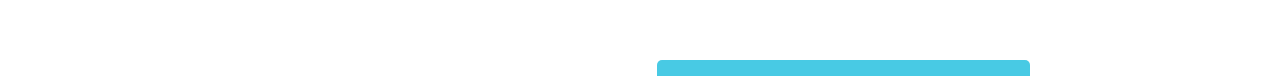
<file: docs/04-ejemplos-practicos.html>
<!DOCTYPE html>
<html lang="es">
<head>
    <meta charset="UTF-8">
    <meta name="viewport" content="width=device-width, initial-scale=1.0">
    <title>04 - Ejemplos Prácticos | PostgreSQL desde Cero</title>
    <link rel="stylesheet" href="../css/styles.css">
    <link rel="stylesheet" href="../css/docs.css">
    <link href="https://fonts.googleapis.com/css2?family=Roboto:wght@300;400;500;700&family=Fira+Code:wght@400;500&display=swap" rel="stylesheet">
</head>
<body>
    <header class="header">
        <nav class="navbar">
            <div class="container">
                <div class="logo"><span class="logo-icon">🐘</span><span class="logo-text">PostgreSQL desde Cero</span></div>
                <ul class="nav-menu" id="navMenu">
                    <li><a href="../index.html">Inicio</a></li>
                    <li><a href="../index.html#que-es">¿Qué es?</a></li>
                    <li><a href="../index.html#arquitectura">Arquitectura</a></li>
                    <li><a href="../index.html#temas">Temas</a></li>
                    <li><a href="../index.html#ejemplos">Ejemplos</a></li>
                </ul>
                <button class="nav-toggle" id="navToggle"><span></span><span></span><span></span></button>
            </div>
        </nav>
    </header>

    <main class="docs-main">
        <div class="docs-container">
            <aside class="docs-sidebar">
                <h3>Contenido del Curso</h3>
                <nav class="docs-nav"><ul>
                    <li><a href="01-introduccion.html">01 - Introducción</a></li>
                    <li><a href="02-instalacion.html">02 - Instalación</a></li>
                    <li><a href="03-conceptos-basicos.html">03 - Conceptos Básicos</a></li>
                    <li><a href="04-ejemplos-practicos.html" class="active">04 - Ejemplos Prácticos</a></li>
                    <li><a href="05-buenas-practicas.html">05 - Buenas Prácticas</a></li>
                    <li><a href="06-casos-reales.html">06 - Casos Reales</a></li>
                    <li><a href="07-proyecto-final.html">07 - Proyecto Final</a></li>
                </ul></nav>
            </aside>

            <article class="docs-content">
                <header class="docs-header">
                    <h1>Tema 04: Ejemplos Prácticos</h1>
                    <p class="docs-intro">Aprende con ejemplos reales: JOINs, subconsultas, vistas, funciones almacenadas y triggers.</p>
                </header>

                <section class="docs-section">
                    <h2>4.1 JOINs - Unir Tablas</h2>
                    
                    <h3>Setup - Tablas de Ejemplo</h3>
                    <pre><code class="language-sql">-- Tabla clientes
CREATE TABLE clientes (
    cliente_id SERIAL PRIMARY KEY,
    nombre VARCHAR(100),
    email VARCHAR(255),
    ciudad VARCHAR(50)
);

-- Tabla pedidos
CREATE TABLE pedidos (
    pedido_id SERIAL PRIMARY KEY,
    cliente_id INTEGER REFERENCES clientes(cliente_id),
    producto VARCHAR(100),
    monto DECIMAL(10,2),
    fecha DATE
);

-- Datos de prueba
INSERT INTO clientes VALUES
(1, 'Juan Pérez', 'juan@email.com', 'Madrid'),
(2, 'María García', 'maria@email.com', 'Barcelona'),
(3, 'Carlos López', 'carlos@email.com', 'Madrid'),
(4, 'Ana Martínez', 'ana@email.com', 'Valencia');

INSERT INTO pedidos VALUES
(1, 1, 'Laptop', 1200, '2024-01-15'),
(2, 1, 'Mouse', 25, '2024-01-16'),
(3, 2, 'Teclado', 75, '2024-01-17'),
(4, 3, 'Monitor', 300, '2024-01-18');</code></pre>

                    <h3>INNER JOIN</h3>
                    <pre><code class="language-sql">-- Devuelve solo filas que tienen coincidencia en ambas tablas
SELECT 
    c.nombre AS cliente,
    c.email,
    p.producto,
    p.monto,
    p.fecha
FROM clientes c
INNER JOIN pedidos p ON c.cliente_id = p.cliente_id
ORDER BY p.fecha;

-- Resultado: Solo clientes con pedidos (Ana no aparece)</code></pre>

                    <h3>LEFT JOIN (LEFT OUTER JOIN)</h3>
                    <pre><code class="language-sql">-- Devuelve TODOS los clientes, incluso sin pedidos
SELECT 
    c.nombre AS cliente,
    c.email,
    p.producto,
    p.monto
FROM clientes c
LEFT JOIN pedidos p ON c.cliente_id = p.cliente_id
ORDER BY c.nombre;

-- Resultado: Todos los clientes (Ana aparece con NULL en pedidos)</code></pre>

                    <h3>RIGHT JOIN</h3>
                    <pre><code class="language-sql">-- Devuelve TODOS los pedidos, incluso sin cliente
SELECT 
    c.nombre AS cliente,
    p.producto,
    p.monto
FROM clientes c
RIGHT JOIN pedidos p ON c.cliente_id = p.cliente_id;</code></pre>

                    <h3>FULL OUTER JOIN</h3>
                    <pre><code class="language-sql">-- Devuelve TODAS las filas de ambas tablas
SELECT 
    c.nombre AS cliente,
    p.producto,
    p.monto
FROM clientes c
FULL OUTER JOIN pedidos p ON c.cliente_id = p.cliente_id;</code></pre>

                    <h3>CROSS JOIN</h3>
                    <pre><code class="language-sql">-- Producto cartesiano: todas las combinaciones posibles
SELECT c.nombre, p.producto
FROM clientes c
CROSS JOIN pedidos p;
-- Resultado: 4 clientes × 4 pedidos = 16 filas</code></pre>

                    <h3>SELF JOIN</h3>
                    <pre><code class="language-sql">-- Unir una tabla consigo misma
-- Ejemplo: Encontrar clientes de la misma ciudad
SELECT 
    c1.nombre AS cliente1,
    c2.nombre AS cliente2,
    c1.ciudad
FROM clientes c1
INNER JOIN clientes c2 ON c1.ciudad = c2.ciudad 
    AND c1.cliente_id < c2.cliente_id
ORDER BY c1.ciudad;</code></pre>
                </section>

                <section class="docs-section">
                    <h2>4.2 Subconsultas (Subqueries)</h2>
                    
                    <h3>Subconsulta en WHERE</h3>
                    <pre><code class="language-sql">-- Clientes que han hecho pedidos mayores al promedio
SELECT nombre, email
FROM clientes
WHERE cliente_id IN (
    SELECT cliente_id 
    FROM pedidos 
    WHERE monto > (SELECT AVG(monto) FROM pedidos)
);

-- Clientes SIN pedidos
SELECT nombre, email
FROM clientes
WHERE cliente_id NOT IN (
    SELECT DISTINCT cliente_id FROM pedidos
);</code></pre>

                    <h3>Subconsulta en SELECT</h3>
                    <pre><code class="language-sql">-- Cada cliente con su total gastado
SELECT 
    c.nombre,
    c.email,
    (SELECT COALESCE(SUM(p.monto), 0) 
     FROM pedidos p 
     WHERE p.cliente_id = c.cliente_id) AS total_gastado
FROM clientes c;</code></pre>

                    <h3>Subconsulta en FROM</h3>
                    <pre><code class="language-sql">-- Usar resultado de consulta como tabla temporal
SELECT 
    ciudad,
    COUNT(*) AS num_clientes,
    AVG(total_gastado) AS promedio_gasto
FROM (
    SELECT 
        c.ciudad,
        c.cliente_id,
        COALESCE(SUM(p.monto), 0) AS total_gastado
    FROM clientes c
    LEFT JOIN pedidos p ON c.cliente_id = p.cliente_id
    GROUP BY c.ciudad, c.cliente_id
) AS subconsulta
GROUP BY ciudad;</code></pre>

                    <h3>Subconsulta Correlacionada</h3>
                    <pre><code class="language-sql">-- La subconsulta usa valores de la consulta externa
SELECT 
    c.nombre,
    c.email
FROM clientes c
WHERE EXISTS (
    SELECT 1 FROM pedidos p 
    WHERE p.cliente_id = c.cliente_id 
    AND p.monto > 500
);</code></pre>
                </section>

                <section class="docs-section">
                    <h2>4.3 Vistas (Views)</h2>
                    
                    <h3>Crear Vista Simple</h3>
                    <pre><code class="language-sql">-- Vista que muestra pedidos con información del cliente
CREATE VIEW vista_pedidos_completos AS
SELECT 
    p.pedido_id,
    c.nombre AS cliente,
    c.email,
    c.ciudad,
    p.producto,
    p.monto,
    p.fecha
FROM pedidos p
INNER JOIN clientes c ON p.cliente_id = c.cliente_id;

-- Usar la vista
SELECT * FROM vista_pedidos_completos WHERE ciudad = 'Madrid';
SELECT cliente, SUM(monto) as total FROM vista_pedidos_completos GROUP BY cliente;</code></pre>

                    <h3>Vista con Agregaciones</h3>
                    <pre><code class="language-sql">CREATE VIEW resumen_clientes AS
SELECT 
    c.cliente_id,
    c.nombre,
    c.email,
    COUNT(p.pedido_id) AS num_pedidos,
    COALESCE(SUM(p.monto), 0) AS total_gastado,
    COALESCE(AVG(p.monto), 0) AS gasto_promedio,
    MAX(p.fecha) AS ultimo_pedido
FROM clientes c
LEFT JOIN pedidos p ON c.cliente_id = p.cliente_id
GROUP BY c.cliente_id, c.nombre, c.email;

-- Consultar la vista
SELECT * FROM resumen_clientes ORDER BY total_gastado DESC;</code></pre>

                    <h3>Vista Materializada</h3>
                    <pre><code class="language-sql">-- Se almacena físicamente y se actualiza manualmente
CREATE MATERIALIZED VIEW mv_resumen_ventas AS
SELECT 
    DATE_TRUNC('month', fecha) AS mes,
    COUNT(*) AS num_ventas,
    SUM(monto) AS total_ventas,
    AVG(monto) AS venta_promedio
FROM pedidos
GROUP BY DATE_TRUNC('month', fecha)
ORDER BY mes;

-- Consultar
SELECT * FROM mv_resumen_ventas;

-- Actualizar datos
REFRESH MATERIALIZED VIEW mv_resumen_ventas;

-- Actualizar concurrentemente (permite lecturas durante refresh)
REFRESH MATERIALIZED VIEW CONCURRENTLY mv_resumen_ventas;</code></pre>

                    <h3>Modificar y Eliminar Vistas</h3>
                    <pre><code class="language-sql">-- Reemplazar vista existente
CREATE OR REPLACE VIEW vista_pedidos_completos AS
SELECT p.*, c.nombre, c.email, c.ciudad
FROM pedidos p
JOIN clientes c ON p.cliente_id = c.cliente_id
WHERE p.monto > 10;

-- Eliminar vista
DROP VIEW IF EXISTS vista_pedidos_completos;
DROP MATERIALIZED VIEW IF EXISTS mv_resumen_ventas;</code></pre>
                </section>

                <section class="docs-section">
                    <h2>4.4 Funciones Almacenadas (Stored Procedures)</h2>
                    
                    <h3>Crear Función Simple</h3>
                    <pre><code class="language-sql">-- Función que calcula el total de un cliente
CREATE OR REPLACE FUNCTION obtener_total_cliente(p_cliente_id INTEGER)
RETURNS DECIMAL AS $$
DECLARE
    total DECIMAL;
BEGIN
    SELECT COALESCE(SUM(monto), 0) INTO total
    FROM pedidos
    WHERE cliente_id = p_cliente_id;
    
    RETURN total;
END;
$$ LANGUAGE plpgsql;

-- Usar la función
SELECT 
    nombre, 
    email,
    obtener_total_cliente(cliente_id) AS total
FROM clientes;</code></pre>

                    <h3>Función con Múltiples Parámetros</h3>
                    <pre><code class="language-sql">CREATE OR REPLACE FUNCTION obtener_pedidos_rango(
    p_cliente_id INTEGER,
    p_fecha_inicio DATE,
    p_fecha_fin DATE
)
RETURNS TABLE (
    pedido_id INTEGER,
    producto VARCHAR,
    monto DECIMAL,
    fecha DATE
) AS $$
BEGIN
    RETURN QUERY
    SELECT p.pedido_id, p.producto, p.monto, p.fecha
    FROM pedidos p
    WHERE p.cliente_id = p_cliente_id
    AND p.fecha BETWEEN p_fecha_inicio AND p_fecha_fin;
END;
$$ LANGUAGE plpgsql;

-- Usar
SELECT * FROM obtener_pedidos_rango(1, '2024-01-01', '2024-12-31');</code></pre>

                    <h3>Función que Modifica Datos</h3>
                    <pre><code class="language-sql">CREATE OR REPLACE FUNCTION registrar_pedido(
    p_cliente_id INTEGER,
    p_producto VARCHAR,
    p_monto DECIMAL
)
RETURNS INTEGER AS $$
DECLARE
    nuevo_pedido_id INTEGER;
BEGIN
    INSERT INTO pedidos (cliente_id, producto, monto, fecha)
    VALUES (p_cliente_id, p_producto, p_monto, CURRENT_DATE)
    RETURNING pedido_id INTO nuevo_pedido_id;
    
    RETURN nuevo_pedido_id;
END;
$$ LANGUAGE plpgsql;

-- Usar
SELECT registrar_pedido(1, 'Tablet', 450);</code></pre>

                    <h3>Procedure (PostgreSQL 11+)</h3>
                    <pre><code class="language-sql">CREATE OR REPLACE PROCEDURE actualizar_precios(p_porcentaje DECIMAL)
LANGUAGE plpgsql
AS $$
BEGIN
    UPDATE pedidos
    SET monto = monto * (1 + p_porcentaje / 100);
    
    COMMIT;
END;
$$;

-- Llamar al procedure
CALL actualizar_precios(10);  -- Aumento del 10%</code></pre>
                </section>

                <section class="docs-section">
                    <h2>4.5 Triggers (Disparadores)</h2>
                    
                    <h3>Trigger para Auditoría</h3>
                    <pre><code class="language-sql">-- Tabla de auditoría
CREATE TABLE auditoria_pedidos (
    auditoria_id SERIAL PRIMARY KEY,
    pedido_id INTEGER,
    accion VARCHAR(10),
    monto_anterior DECIMAL,
    monto_nuevo DECIMAL,
    usuario VARCHAR(100),
    fecha TIMESTAMP DEFAULT CURRENT_TIMESTAMP
);

-- Función trigger
CREATE OR REPLACE FUNCTION fn_auditoria_pedidos()
RETURNS TRIGGER AS $$
BEGIN
    IF TG_OP = 'INSERT' THEN
        INSERT INTO auditoria_pedidos (pedido_id, accion, monto_nuevo, usuario)
        VALUES (NEW.pedido_id, 'INSERT', NEW.monto, CURRENT_USER);
        RETURN NEW;
    ELSIF TG_OP = 'UPDATE' THEN
        INSERT INTO auditoria_pedidos (pedido_id, accion, monto_anterior, monto_nuevo, usuario)
        VALUES (NEW.pedido_id, 'UPDATE', OLD.monto, NEW.monto, CURRENT_USER);
        RETURN NEW;
    ELSIF TG_OP = 'DELETE' THEN
        INSERT INTO auditoria_pedidos (pedido_id, accion, monto_anterior, usuario)
        VALUES (OLD.pedido_id, 'DELETE', OLD.monto, CURRENT_USER);
        RETURN OLD;
    END IF;
    RETURN NULL;
END;
$$ LANGUAGE plpgsql;

-- Crear trigger
CREATE TRIGGER trg_auditoria_pedidos
AFTER INSERT OR UPDATE OR DELETE ON pedidos
FOR EACH ROW EXECUTE FUNCTION fn_auditoria_pedidos();</code></pre>

                    <h3>Trigger para Validación</h3>
                    <pre><code class="language-sql">CREATE OR REPLACE FUNCTION fn_validar_monto_pedido()
RETURNS TRIGGER AS $$
BEGIN
    IF NEW.monto < 0 THEN
        RAISE EXCEPTION 'El monto del pedido no puede ser negativo';
    END IF;
    
    IF NEW.monto > 100000 THEN
        RAISE NOTICE 'Pedido de alto valor registrado';
    END IF;
    
    RETURN NEW;
END;
$$ LANGUAGE plpgsql;

CREATE TRIGGER trg_validar_monto
BEFORE INSERT OR UPDATE ON pedidos
FOR EACH ROW EXECUTE FUNCTION fn_validar_monto_pedido();</code></pre>

                    <h3>Trigger para Actualización Automática</h3>
                    <pre><code class="language-sql">-- Tabla con timestamp de actualización
CREATE TABLE productos (
    producto_id SERIAL PRIMARY KEY,
    nombre VARCHAR(100),
    precio DECIMAL,
    actualizado_en TIMESTAMP DEFAULT CURRENT_TIMESTAMP
);

-- Función para actualizar timestamp
CREATE OR REPLACE FUNCTION fn_actualizar_timestamp()
RETURNS TRIGGER AS $$
BEGIN
    NEW.actualizado_en = CURRENT_TIMESTAMP;
    RETURN NEW;
END;
$$ LANGUAGE plpgsql;

-- Trigger
CREATE TRIGGER trg_actualizar_timestamp
BEFORE UPDATE ON productos
FOR EACH ROW EXECUTE FUNCTION fn_actualizar_timestamp();</code></pre>
                </section>

                <section class="docs-section">
                    <h2>4.6 Ejercicios Prácticos</h2>
                    
                    <div class="exercise-box">
                        <h4>📝 Ejercicio 1: Sistema de Blog</h4>
                        <pre><code class="language-sql">-- Crea un sistema de blog con:
-- 1. Tablas: usuarios, posts, comentarios, categorias
-- 2. Vistas: posts_con_comentarios, resumen_usuarios
-- 3. Función: contar_comentarios(post_id)
-- 4. Trigger: actualizar fecha_modificación al editar post</code></pre>
                    </div>
                    
                    <div class="exercise-box">
                        <h4>📝 Ejercicio 2: Reportes Avanzados</h4>
                        <pre><code class="language-sql">-- Crea consultas para:
-- 1. Top 5 clientes por gasto total
-- 2. Productos más vendidos por mes
-- 3. Clientes que no han comprado en 30 días
-- 4. Comparativo de ventas mes actual vs mes anterior</code></pre>
                    </div>
                </section>

                <section class="docs-section">
                    <h2>4.7 Resumen del Tema</h2>
                    <div class="summary-box">
                        <h3>Puntos Clave</h3>
                        <ul>
                            <li>JOINs permiten combinar datos de múltiples tablas</li>
                            <li>Subconsultas pueden ir en WHERE, SELECT o FROM</li>
                            <li>Vistas simplifican consultas complejas y reutilizan código</li>
                            <li>Funciones almacenadas encapsulan lógica de negocio</li>
                            <li>Triggers ejecutan código automáticamente ante eventos</li>
                        </ul>
                    </div>
                    <div class="next-topic">
                        <a href="05-buenas-practicas.html" class="btn btn-primary">Siguiente Tema: 05 - Buenas Prácticas →</a>
                    </div>
                </section>
            </article>
        </div>
    </main>

    <footer class="footer">
        <div class="container">
            <div class="footer-bottom">
                <p>👨‍💻 Desarrollado por <strong>Isaac Esteban Haro Torres</strong></p>
                <p class="copyright">© 2026 Isaac Esteban Haro Torres - Todos los derechos reservados.</p>
            </div>
        </div>
    </footer>
    <script src="../js/main.js"></script>
</body>
</html>
</file>
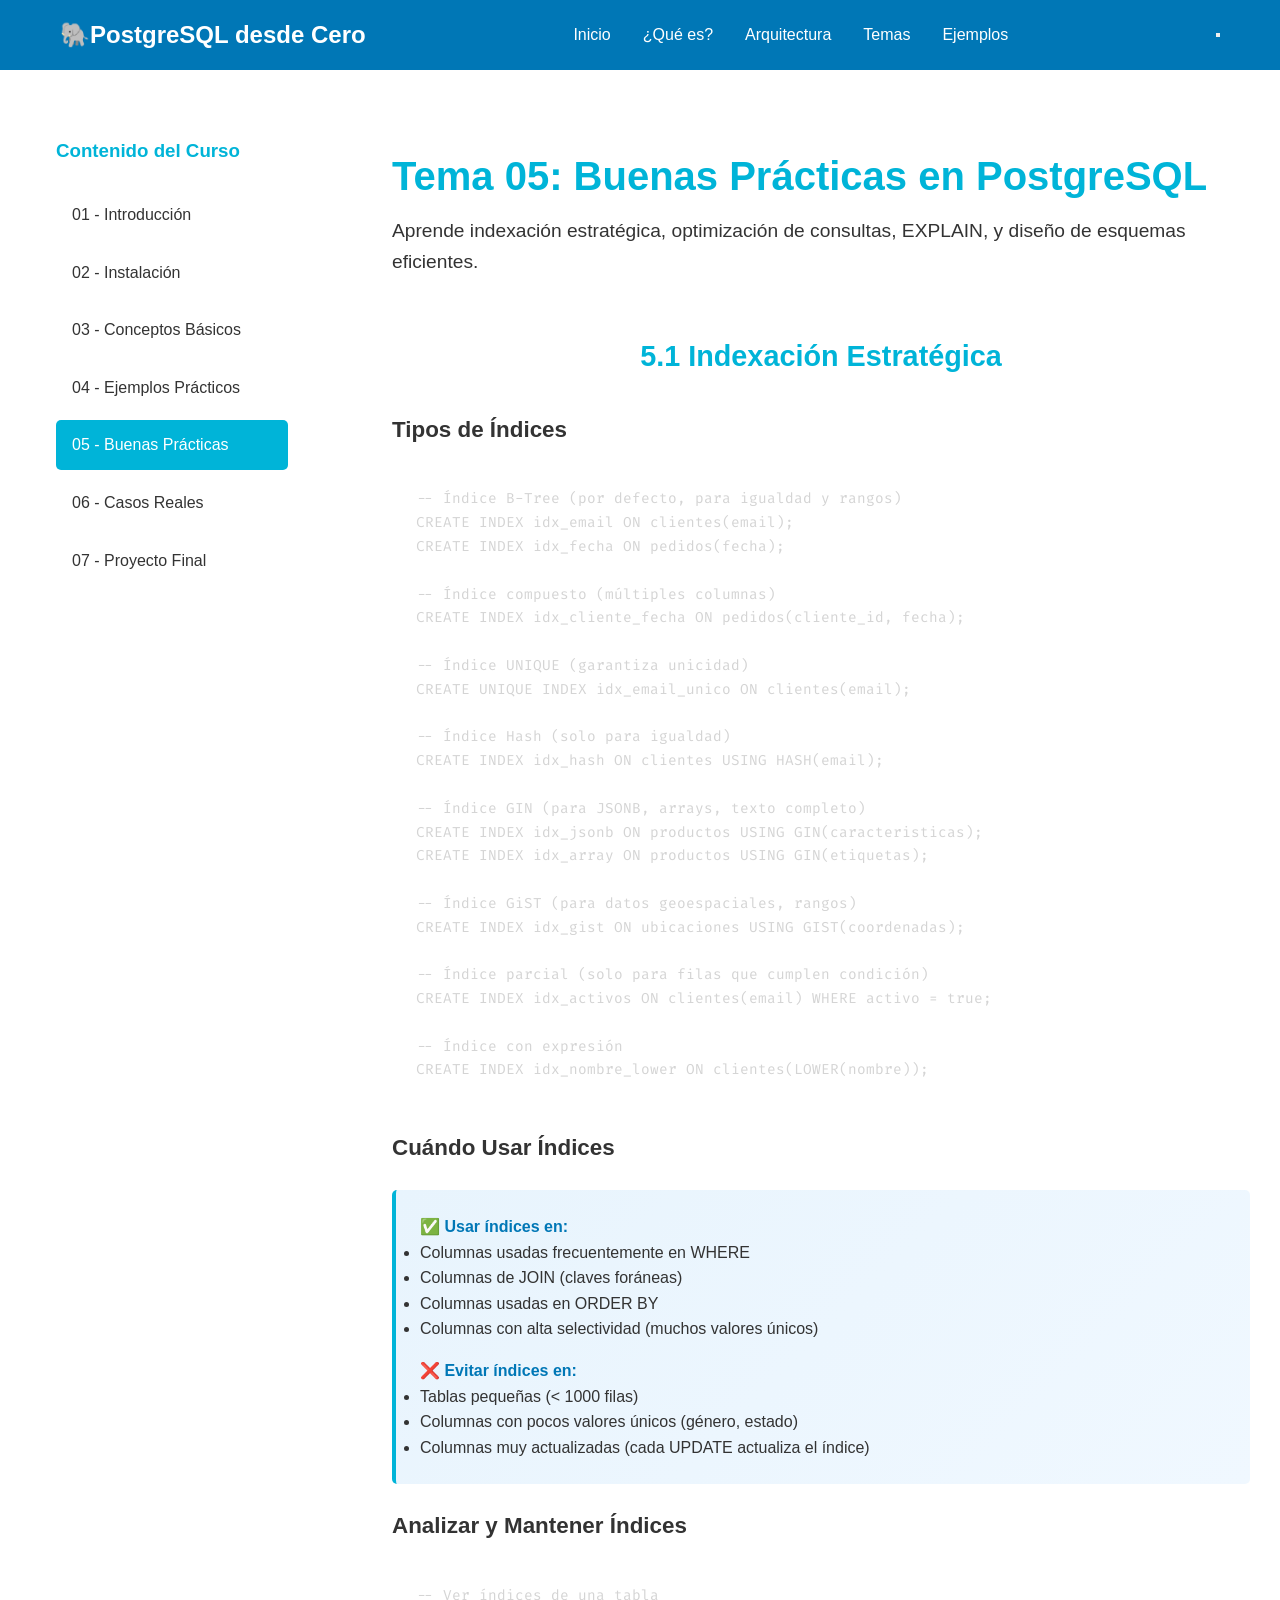
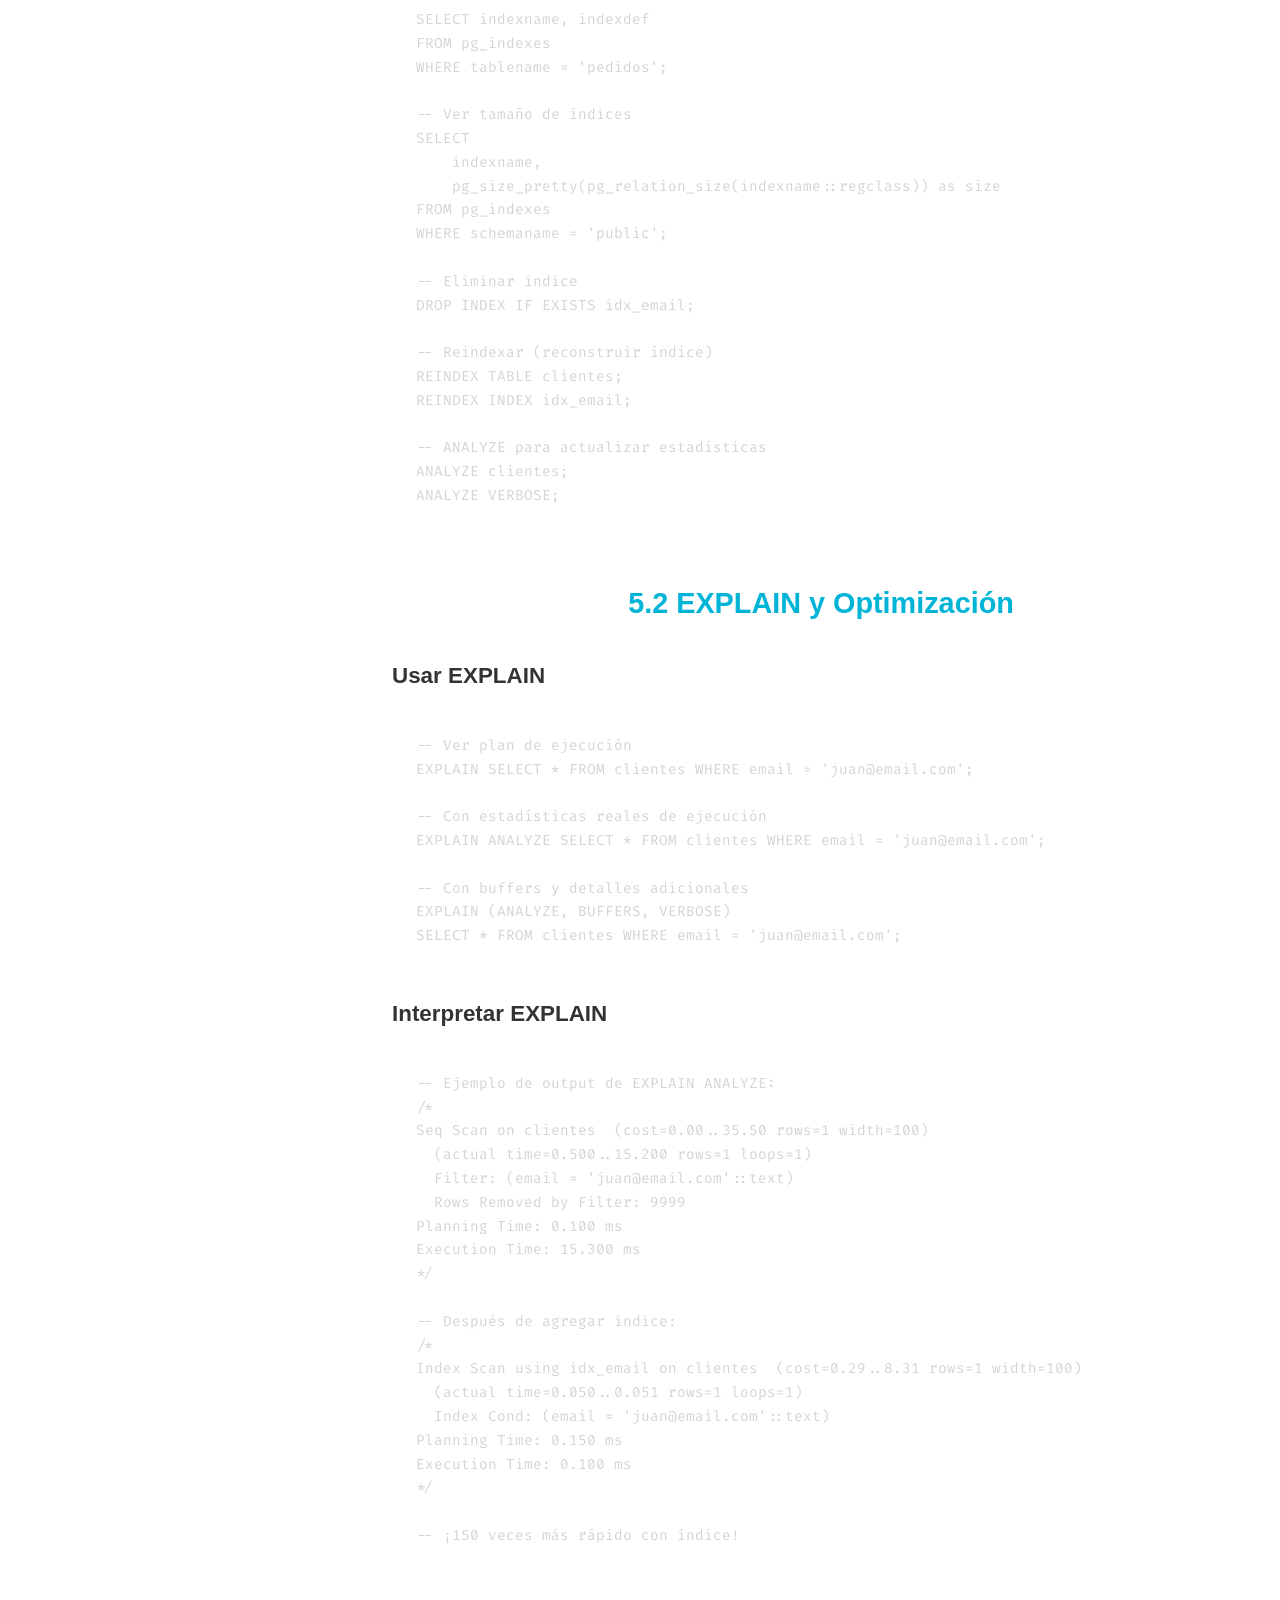
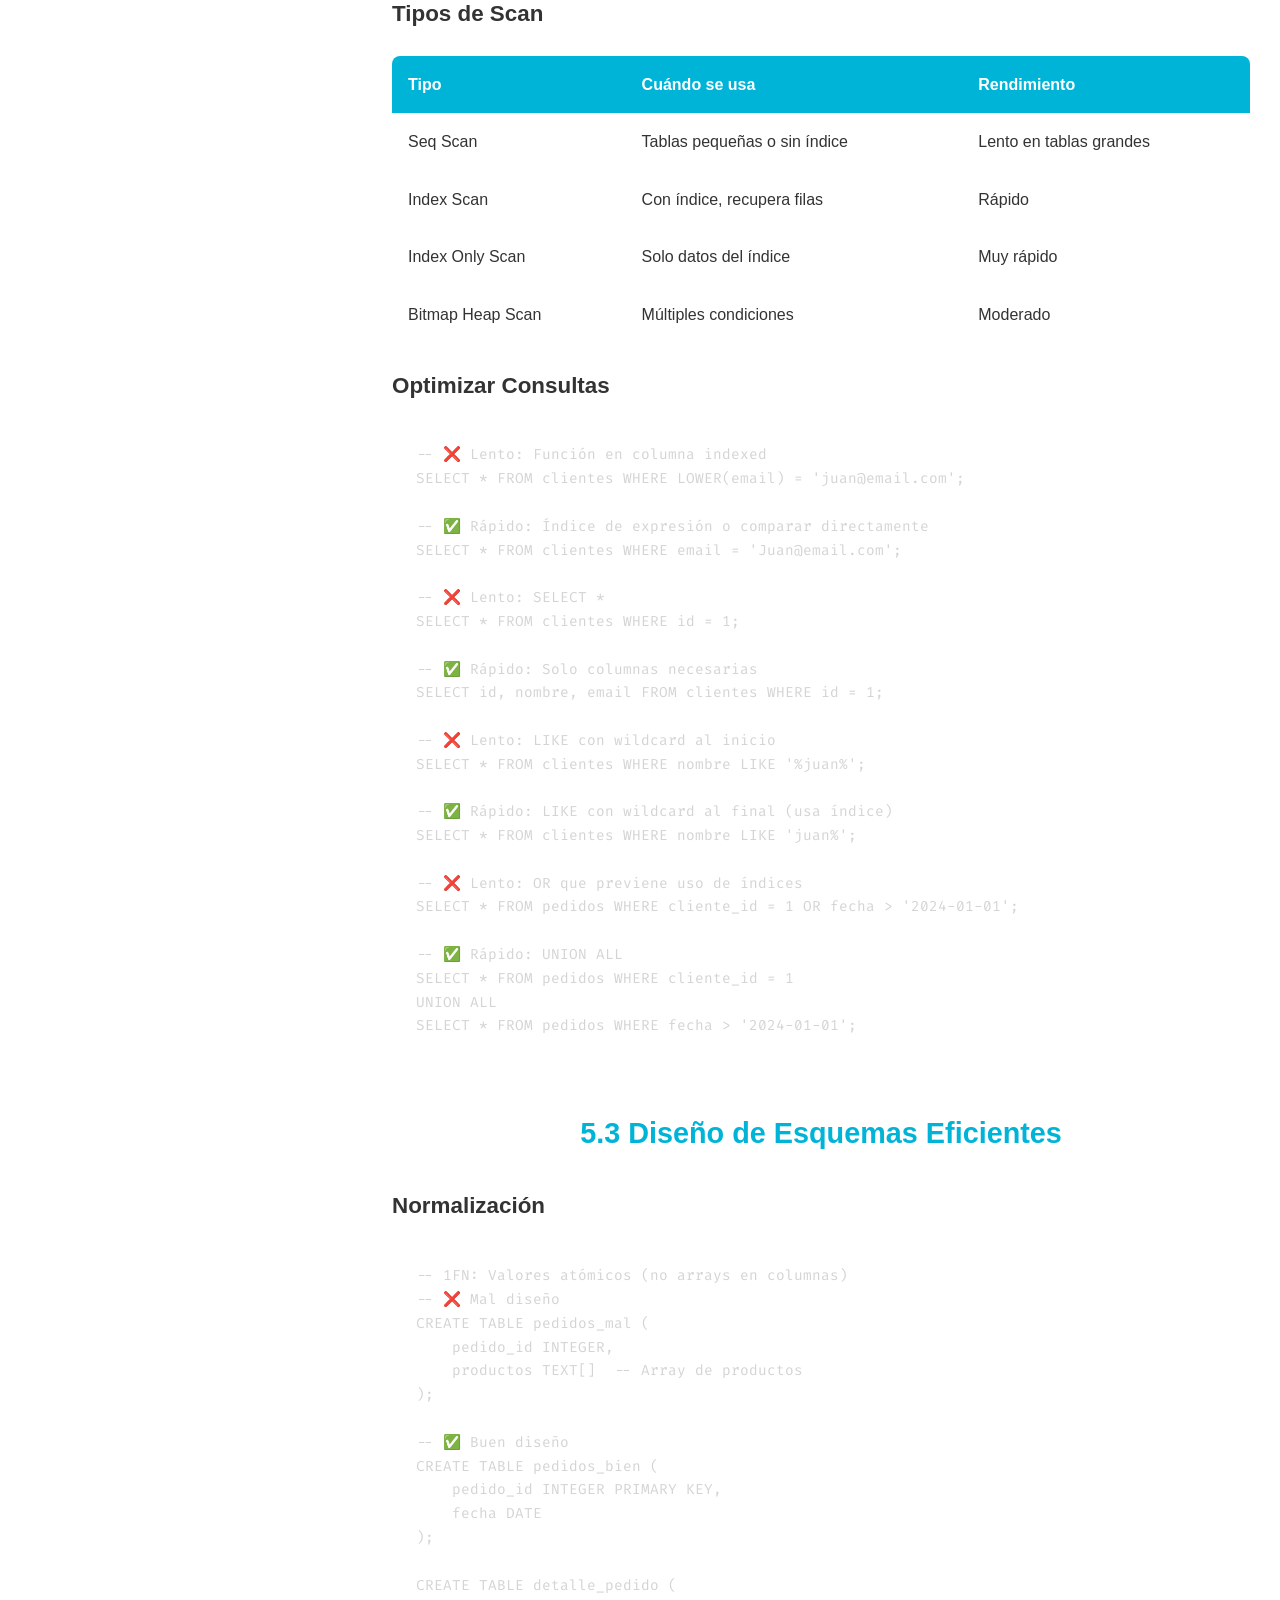
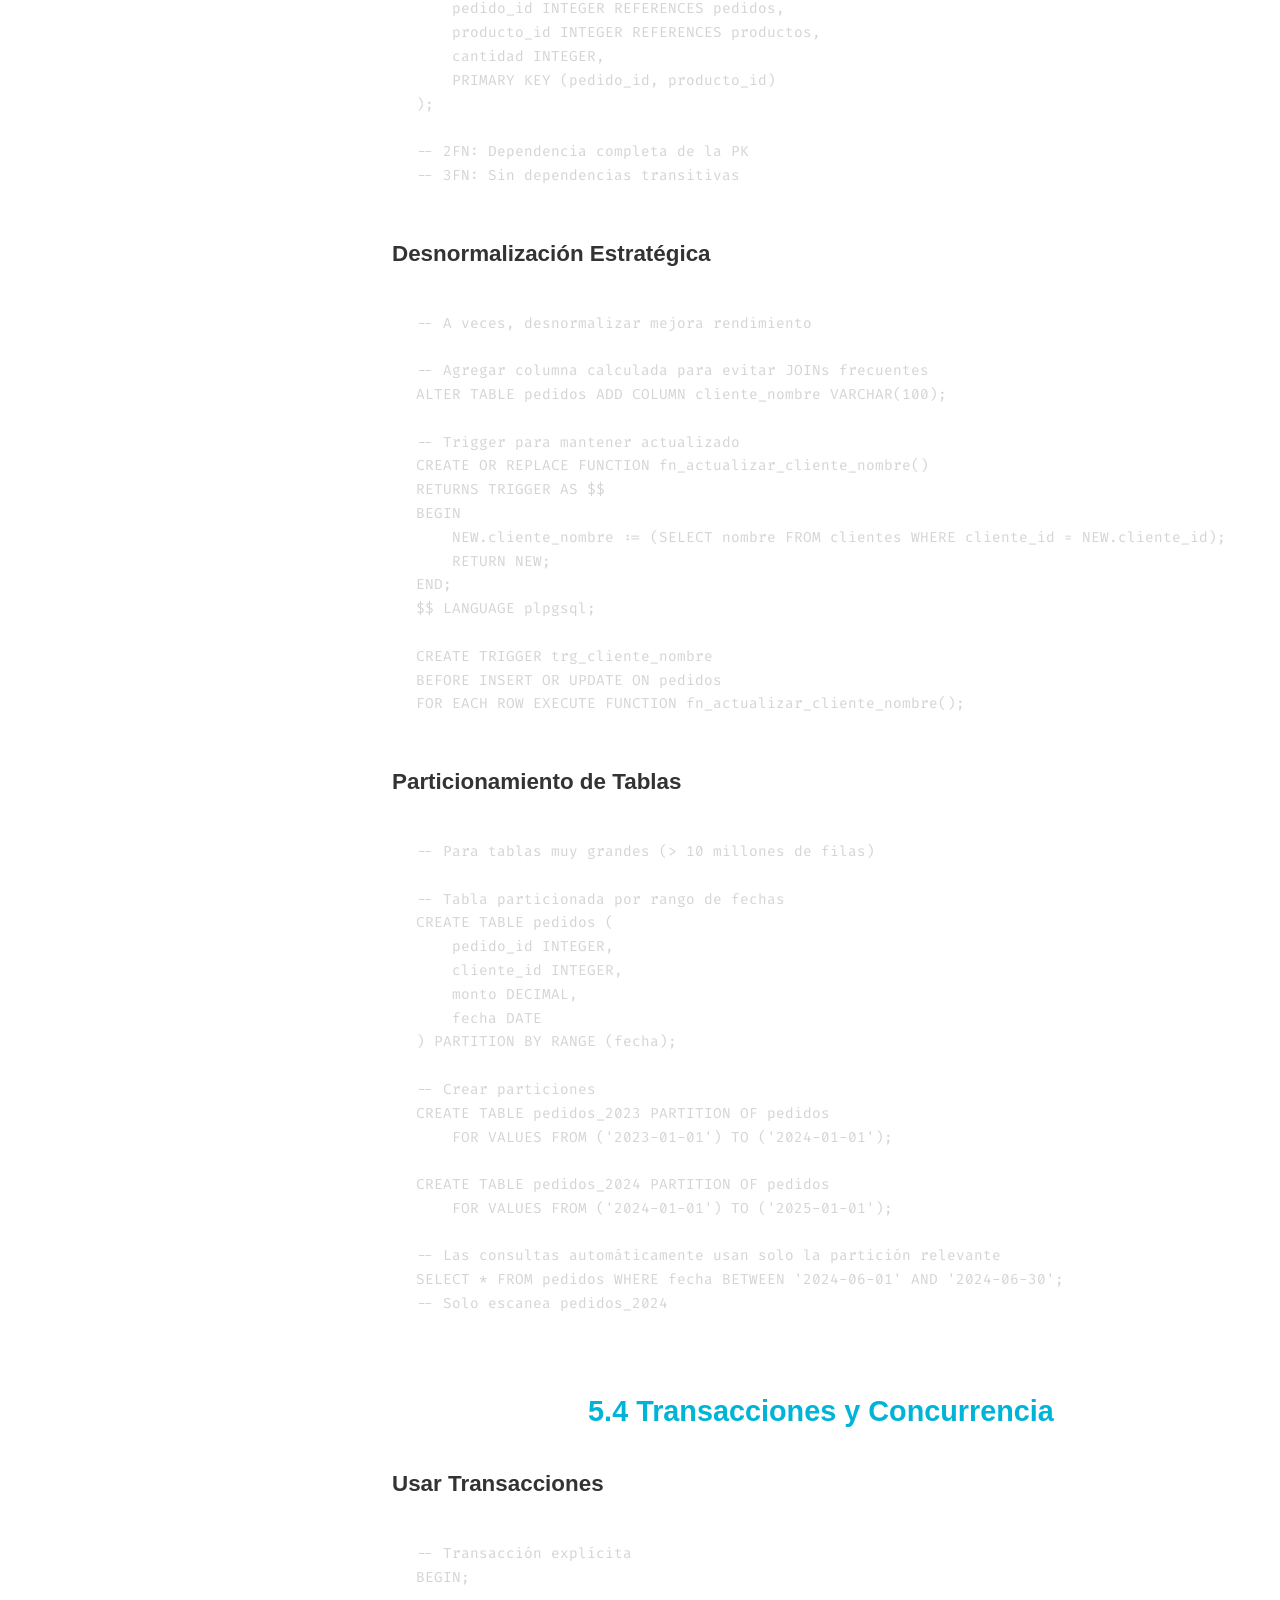
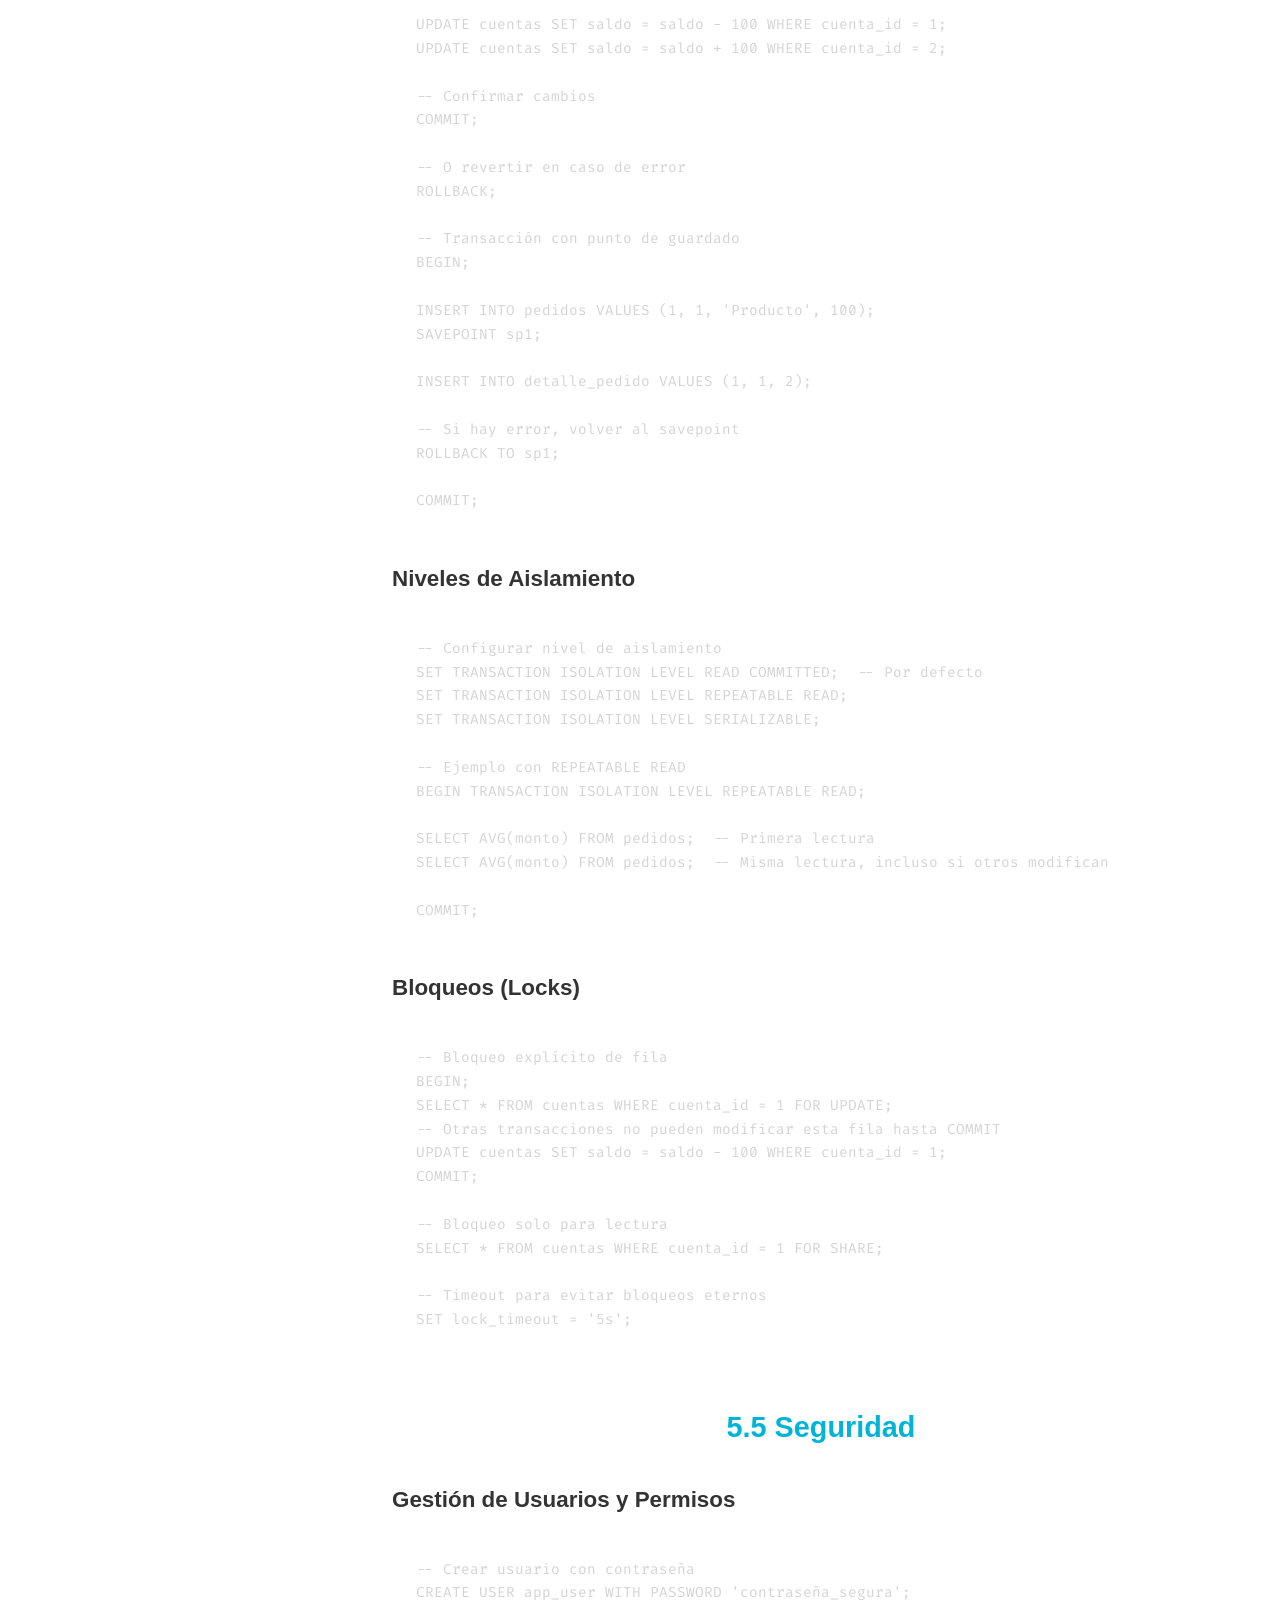
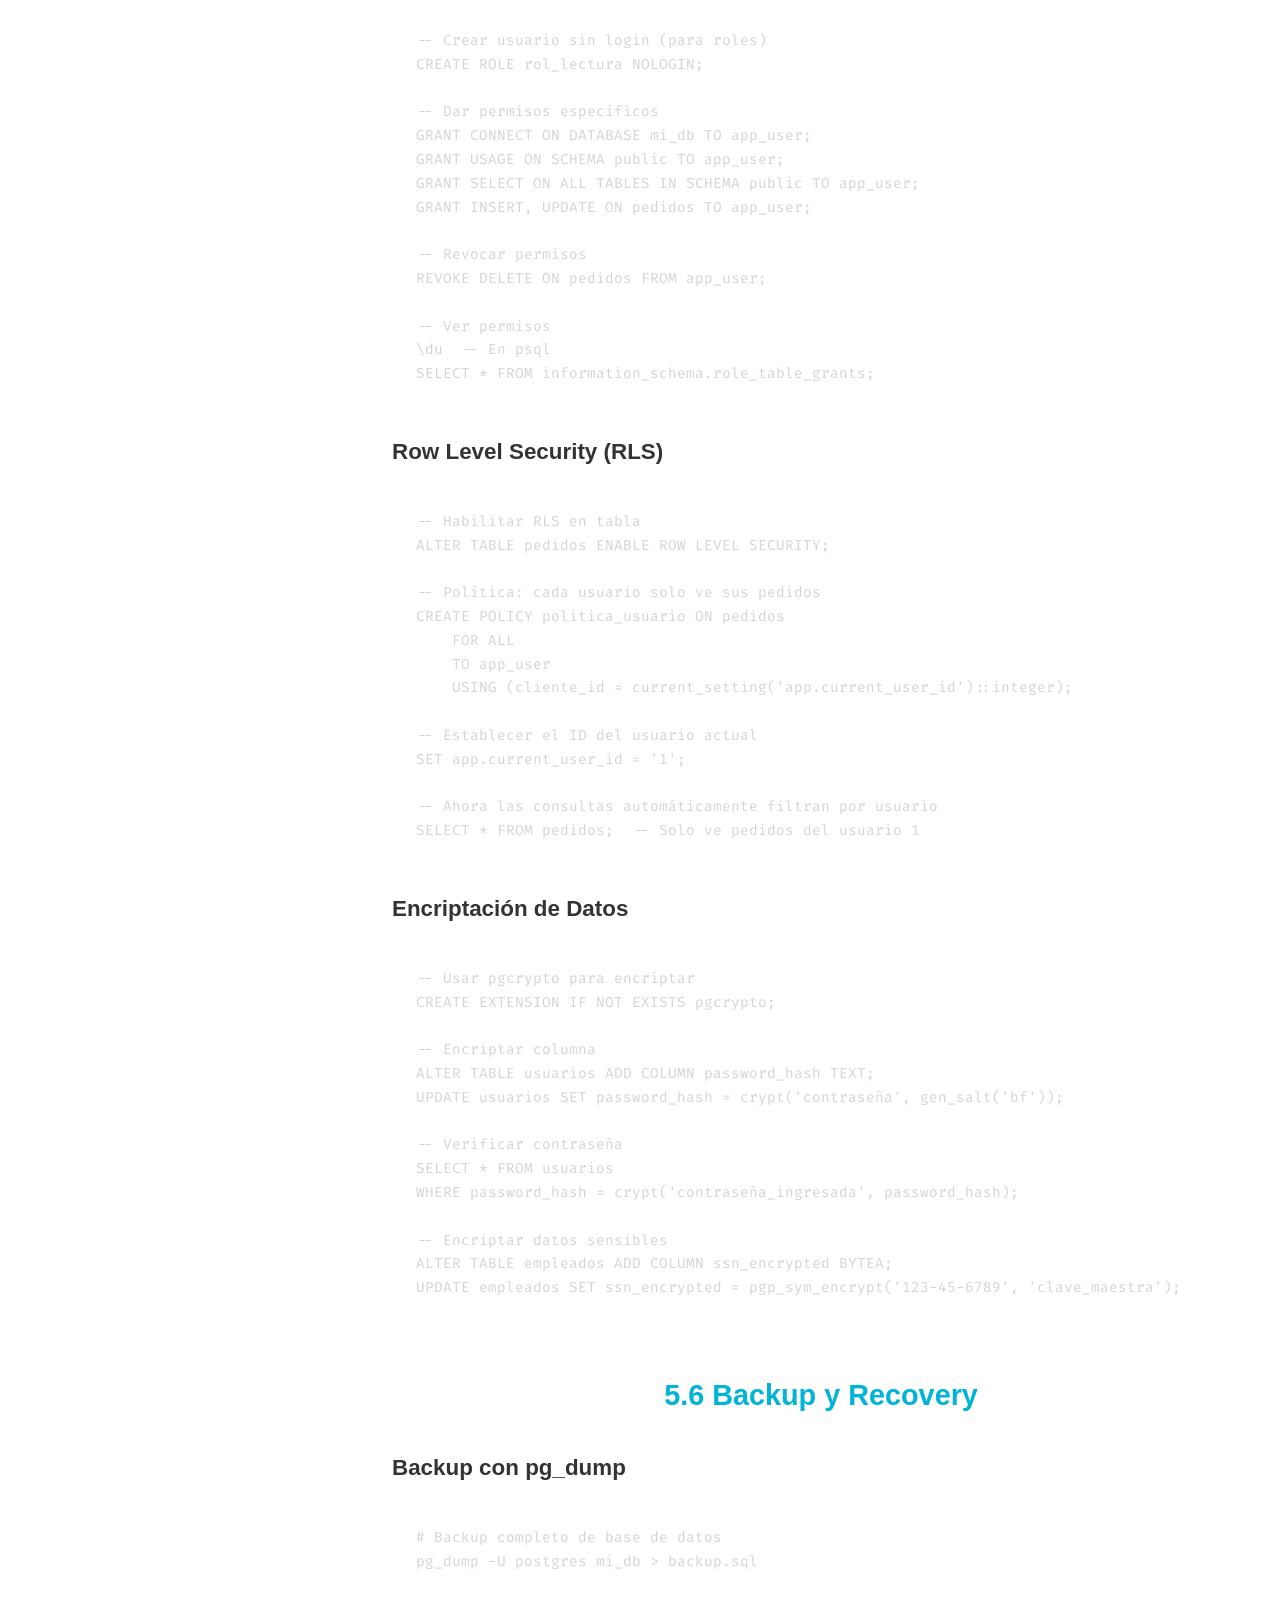
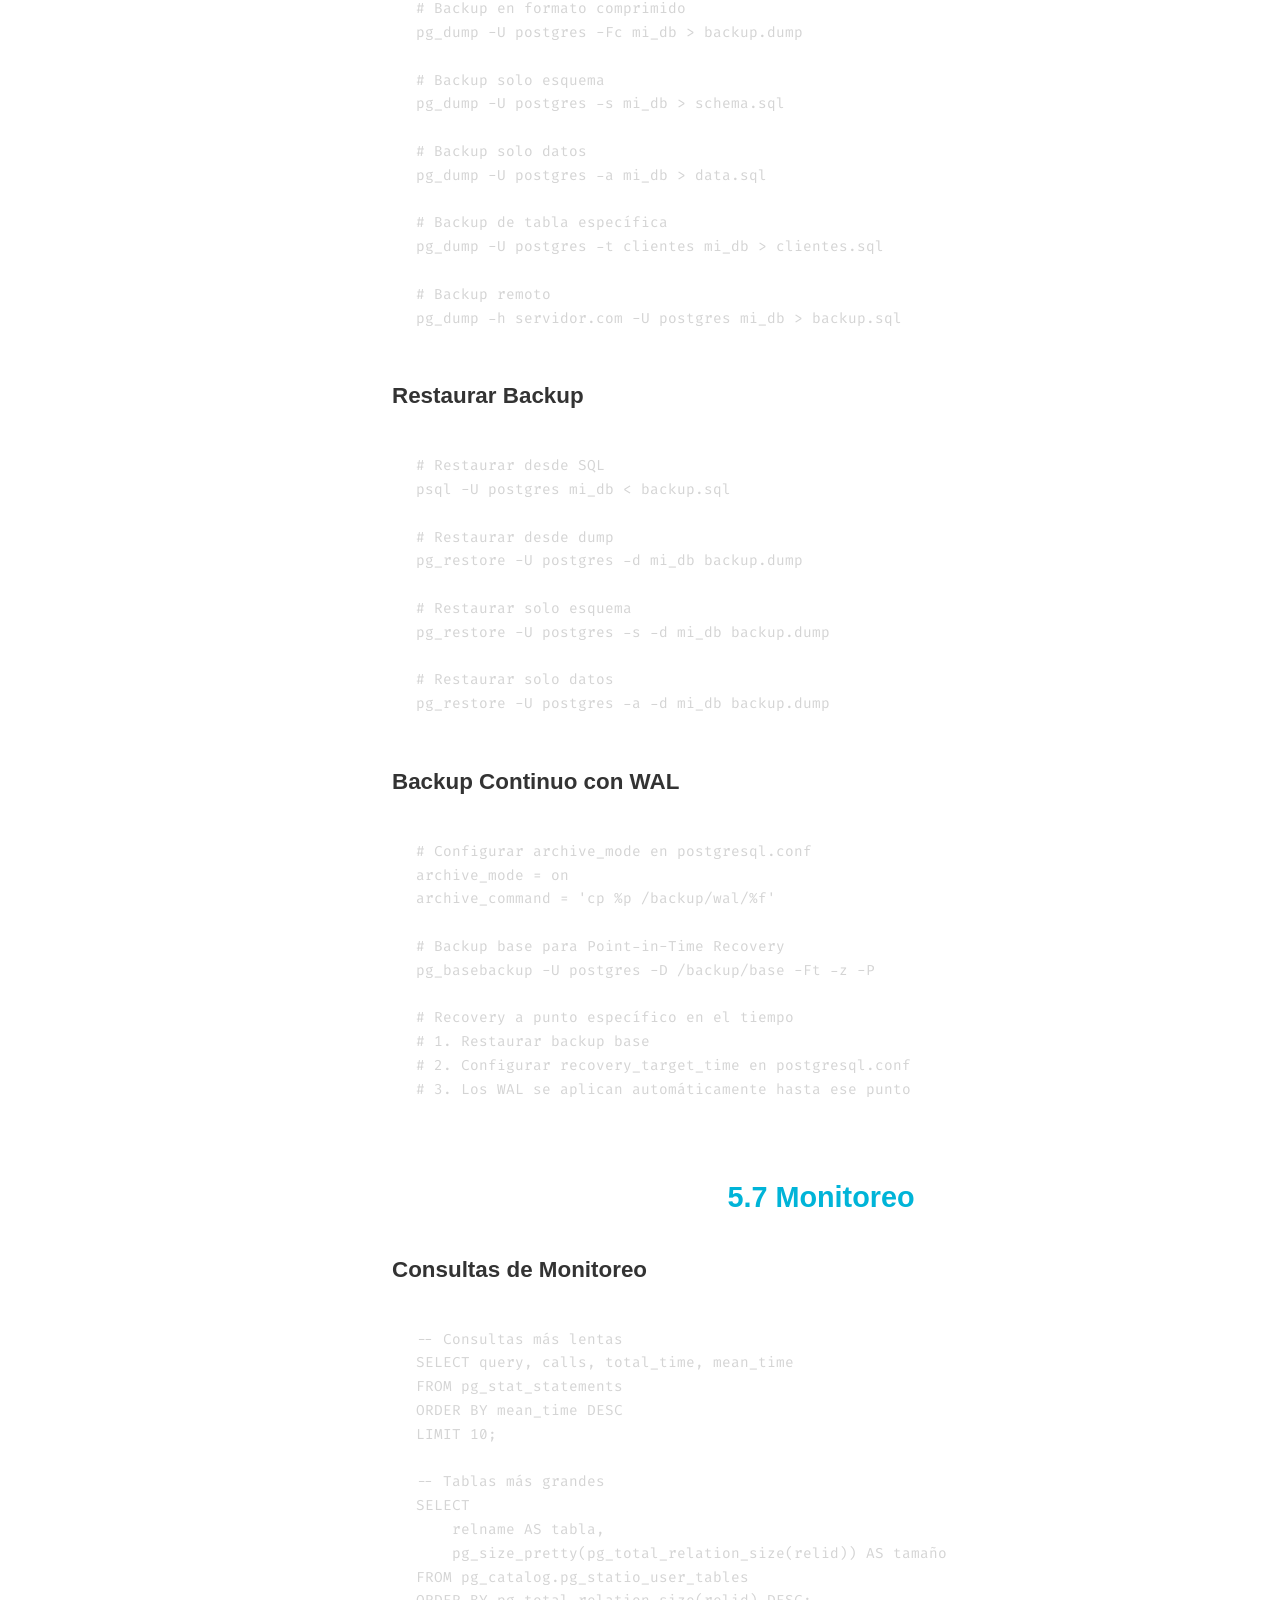
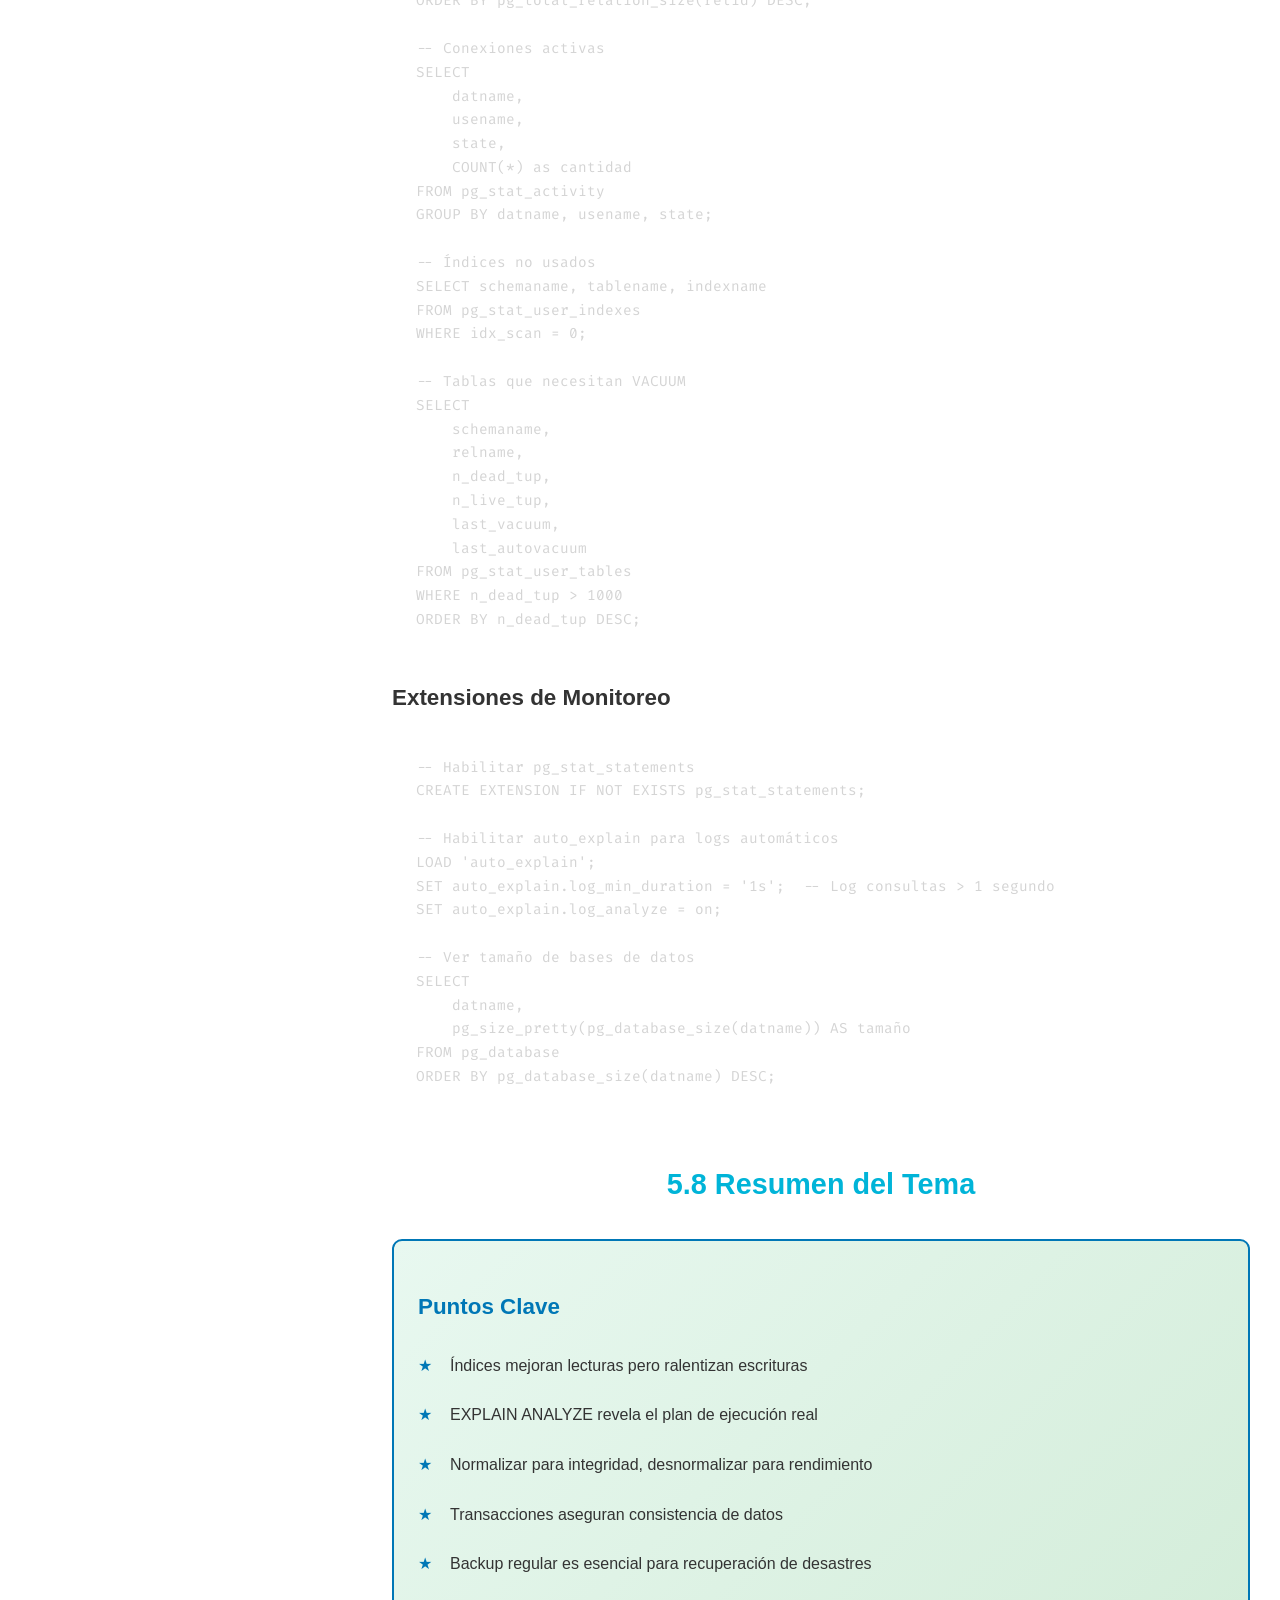
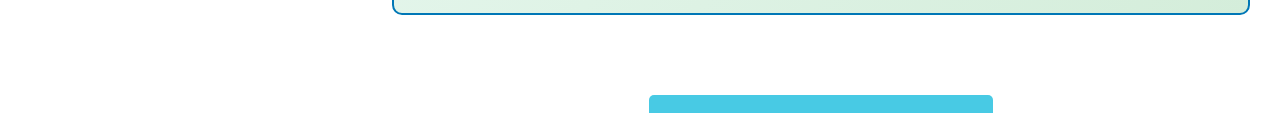
<file: docs/05-buenas-practicas.html>
<!DOCTYPE html>
<html lang="es">
<head>
    <meta charset="UTF-8">
    <meta name="viewport" content="width=device-width, initial-scale=1.0">
    <title>05 - Buenas Prácticas | PostgreSQL desde Cero</title>
    <link rel="stylesheet" href="../css/styles.css">
    <link rel="stylesheet" href="../css/docs.css">
    <link href="https://fonts.googleapis.com/css2?family=Roboto:wght@300;400;500;700&family=Fira+Code:wght@400;500&display=swap" rel="stylesheet">
</head>
<body>
    <header class="header">
        <nav class="navbar">
            <div class="container">
                <div class="logo"><span class="logo-icon">🐘</span><span class="logo-text">PostgreSQL desde Cero</span></div>
                <ul class="nav-menu" id="navMenu">
                    <li><a href="../index.html">Inicio</a></li>
                    <li><a href="../index.html#que-es">¿Qué es?</a></li>
                    <li><a href="../index.html#arquitectura">Arquitectura</a></li>
                    <li><a href="../index.html#temas">Temas</a></li>
                    <li><a href="../index.html#ejemplos">Ejemplos</a></li>
                </ul>
                <button class="nav-toggle" id="navToggle"><span></span><span></span><span></span></button>
            </div>
        </nav>
    </header>

    <main class="docs-main">
        <div class="docs-container">
            <aside class="docs-sidebar">
                <h3>Contenido del Curso</h3>
                <nav class="docs-nav"><ul>
                    <li><a href="01-introduccion.html">01 - Introducción</a></li>
                    <li><a href="02-instalacion.html">02 - Instalación</a></li>
                    <li><a href="03-conceptos-basicos.html">03 - Conceptos Básicos</a></li>
                    <li><a href="04-ejemplos-practicos.html">04 - Ejemplos Prácticos</a></li>
                    <li><a href="05-buenas-practicas.html" class="active">05 - Buenas Prácticas</a></li>
                    <li><a href="06-casos-reales.html">06 - Casos Reales</a></li>
                    <li><a href="07-proyecto-final.html">07 - Proyecto Final</a></li>
                </ul></nav>
            </aside>

            <article class="docs-content">
                <header class="docs-header">
                    <h1>Tema 05: Buenas Prácticas en PostgreSQL</h1>
                    <p class="docs-intro">Aprende indexación estratégica, optimización de consultas, EXPLAIN, y diseño de esquemas eficientes.</p>
                </header>

                <section class="docs-section">
                    <h2>5.1 Indexación Estratégica</h2>
                    
                    <h3>Tipos de Índices</h3>
                    <pre><code class="language-sql">-- Índice B-Tree (por defecto, para igualdad y rangos)
CREATE INDEX idx_email ON clientes(email);
CREATE INDEX idx_fecha ON pedidos(fecha);

-- Índice compuesto (múltiples columnas)
CREATE INDEX idx_cliente_fecha ON pedidos(cliente_id, fecha);

-- Índice UNIQUE (garantiza unicidad)
CREATE UNIQUE INDEX idx_email_unico ON clientes(email);

-- Índice Hash (solo para igualdad)
CREATE INDEX idx_hash ON clientes USING HASH(email);

-- Índice GIN (para JSONB, arrays, texto completo)
CREATE INDEX idx_jsonb ON productos USING GIN(caracteristicas);
CREATE INDEX idx_array ON productos USING GIN(etiquetas);

-- Índice GiST (para datos geoespaciales, rangos)
CREATE INDEX idx_gist ON ubicaciones USING GIST(coordenadas);

-- Índice parcial (solo para filas que cumplen condición)
CREATE INDEX idx_activos ON clientes(email) WHERE activo = true;

-- Índice con expresión
CREATE INDEX idx_nombre_lower ON clientes(LOWER(nombre));</code></pre>

                    <h3>Cuándo Usar Índices</h3>
                    <div class="info-box">
                        <p><strong>✅ Usar índices en:</strong></p>
                        <ul>
                            <li>Columnas usadas frecuentemente en WHERE</li>
                            <li>Columnas de JOIN (claves foráneas)</li>
                            <li>Columnas usadas en ORDER BY</li>
                            <li>Columnas con alta selectividad (muchos valores únicos)</li>
                        </ul>
                        <p style="margin-top: 1rem;"><strong>❌ Evitar índices en:</strong></p>
                        <ul>
                            <li>Tablas pequeñas (< 1000 filas)</li>
                            <li>Columnas con pocos valores únicos (género, estado)</li>
                            <li>Columnas muy actualizadas (cada UPDATE actualiza el índice)</li>
                        </ul>
                    </div>

                    <h3>Analizar y Mantener Índices</h3>
                    <pre><code class="language-sql">-- Ver índices de una tabla
SELECT indexname, indexdef 
FROM pg_indexes 
WHERE tablename = 'pedidos';

-- Ver tamaño de índices
SELECT 
    indexname,
    pg_size_pretty(pg_relation_size(indexname::regclass)) as size
FROM pg_indexes
WHERE schemaname = 'public';

-- Eliminar índice
DROP INDEX IF EXISTS idx_email;

-- Reindexar (reconstruir índice)
REINDEX TABLE clientes;
REINDEX INDEX idx_email;

-- ANALYZE para actualizar estadísticas
ANALYZE clientes;
ANALYZE VERBOSE;</code></pre>
                </section>

                <section class="docs-section">
                    <h2>5.2 EXPLAIN y Optimización</h2>
                    
                    <h3>Usar EXPLAIN</h3>
                    <pre><code class="language-sql">-- Ver plan de ejecución
EXPLAIN SELECT * FROM clientes WHERE email = 'juan@email.com';

-- Con estadísticas reales de ejecución
EXPLAIN ANALYZE SELECT * FROM clientes WHERE email = 'juan@email.com';

-- Con buffers y detalles adicionales
EXPLAIN (ANALYZE, BUFFERS, VERBOSE) 
SELECT * FROM clientes WHERE email = 'juan@email.com';</code></pre>

                    <h3>Interpretar EXPLAIN</h3>
                    <pre><code class="language-sql">-- Ejemplo de output de EXPLAIN ANALYZE:
/*
Seq Scan on clientes  (cost=0.00..35.50 rows=1 width=100) 
  (actual time=0.500..15.200 rows=1 loops=1)
  Filter: (email = 'juan@email.com'::text)
  Rows Removed by Filter: 9999
Planning Time: 0.100 ms
Execution Time: 15.300 ms
*/

-- Después de agregar índice:
/*
Index Scan using idx_email on clientes  (cost=0.29..8.31 rows=1 width=100)
  (actual time=0.050..0.051 rows=1 loops=1)
  Index Cond: (email = 'juan@email.com'::text)
Planning Time: 0.150 ms
Execution Time: 0.100 ms
*/

-- ¡150 veces más rápido con índice!</code></pre>

                    <h3>Tipos de Scan</h3>
                    <table class="docs-table">
                        <thead><tr><th>Tipo</th><th>Cuándo se usa</th><th>Rendimiento</th></tr></thead>
                        <tbody>
                            <tr><td>Seq Scan</td><td>Tablas pequeñas o sin índice</td><td>Lento en tablas grandes</td></tr>
                            <tr><td>Index Scan</td><td>Con índice, recupera filas</td><td>Rápido</td></tr>
                            <tr><td>Index Only Scan</td><td>Solo datos del índice</td><td>Muy rápido</td></tr>
                            <tr><td>Bitmap Heap Scan</td><td>Múltiples condiciones</td><td>Moderado</td></tr>
                        </tbody>
                    </table>

                    <h3>Optimizar Consultas</h3>
                    <pre><code class="language-sql">-- ❌ Lento: Función en columna indexed
SELECT * FROM clientes WHERE LOWER(email) = 'juan@email.com';

-- ✅ Rápido: Índice de expresión o comparar directamente
SELECT * FROM clientes WHERE email = 'Juan@email.com';

-- ❌ Lento: SELECT *
SELECT * FROM clientes WHERE id = 1;

-- ✅ Rápido: Solo columnas necesarias
SELECT id, nombre, email FROM clientes WHERE id = 1;

-- ❌ Lento: LIKE con wildcard al inicio
SELECT * FROM clientes WHERE nombre LIKE '%juan%';

-- ✅ Rápido: LIKE con wildcard al final (usa índice)
SELECT * FROM clientes WHERE nombre LIKE 'juan%';

-- ❌ Lento: OR que previene uso de índices
SELECT * FROM pedidos WHERE cliente_id = 1 OR fecha > '2024-01-01';

-- ✅ Rápido: UNION ALL
SELECT * FROM pedidos WHERE cliente_id = 1
UNION ALL
SELECT * FROM pedidos WHERE fecha > '2024-01-01';</code></pre>
                </section>

                <section class="docs-section">
                    <h2>5.3 Diseño de Esquemas Eficientes</h2>
                    
                    <h3>Normalización</h3>
                    <pre><code class="language-sql">-- 1FN: Valores atómicos (no arrays en columnas)
-- ❌ Mal diseño
CREATE TABLE pedidos_mal (
    pedido_id INTEGER,
    productos TEXT[]  -- Array de productos
);

-- ✅ Buen diseño
CREATE TABLE pedidos_bien (
    pedido_id INTEGER PRIMARY KEY,
    fecha DATE
);

CREATE TABLE detalle_pedido (
    pedido_id INTEGER REFERENCES pedidos,
    producto_id INTEGER REFERENCES productos,
    cantidad INTEGER,
    PRIMARY KEY (pedido_id, producto_id)
);

-- 2FN: Dependencia completa de la PK
-- 3FN: Sin dependencias transitivas</code></pre>

                    <h3>Desnormalización Estratégica</h3>
                    <pre><code class="language-sql">-- A veces, desnormalizar mejora rendimiento

-- Agregar columna calculada para evitar JOINs frecuentes
ALTER TABLE pedidos ADD COLUMN cliente_nombre VARCHAR(100);

-- Trigger para mantener actualizado
CREATE OR REPLACE FUNCTION fn_actualizar_cliente_nombre()
RETURNS TRIGGER AS $$
BEGIN
    NEW.cliente_nombre := (SELECT nombre FROM clientes WHERE cliente_id = NEW.cliente_id);
    RETURN NEW;
END;
$$ LANGUAGE plpgsql;

CREATE TRIGGER trg_cliente_nombre
BEFORE INSERT OR UPDATE ON pedidos
FOR EACH ROW EXECUTE FUNCTION fn_actualizar_cliente_nombre();</code></pre>

                    <h3>Particionamiento de Tablas</h3>
                    <pre><code class="language-sql">-- Para tablas muy grandes (> 10 millones de filas)

-- Tabla particionada por rango de fechas
CREATE TABLE pedidos (
    pedido_id INTEGER,
    cliente_id INTEGER,
    monto DECIMAL,
    fecha DATE
) PARTITION BY RANGE (fecha);

-- Crear particiones
CREATE TABLE pedidos_2023 PARTITION OF pedidos
    FOR VALUES FROM ('2023-01-01') TO ('2024-01-01');

CREATE TABLE pedidos_2024 PARTITION OF pedidos
    FOR VALUES FROM ('2024-01-01') TO ('2025-01-01');

-- Las consultas automáticamente usan solo la partición relevante
SELECT * FROM pedidos WHERE fecha BETWEEN '2024-06-01' AND '2024-06-30';
-- Solo escanea pedidos_2024</code></pre>
                </section>

                <section class="docs-section">
                    <h2>5.4 Transacciones y Concurrencia</h2>
                    
                    <h3>Usar Transacciones</h3>
                    <pre><code class="language-sql">-- Transacción explícita
BEGIN;

UPDATE cuentas SET saldo = saldo - 100 WHERE cuenta_id = 1;
UPDATE cuentas SET saldo = saldo + 100 WHERE cuenta_id = 2;

-- Confirmar cambios
COMMIT;

-- O revertir en caso de error
ROLLBACK;

-- Transacción con punto de guardado
BEGIN;

INSERT INTO pedidos VALUES (1, 1, 'Producto', 100);
SAVEPOINT sp1;

INSERT INTO detalle_pedido VALUES (1, 1, 2);

-- Si hay error, volver al savepoint
ROLLBACK TO sp1;

COMMIT;</code></pre>

                    <h3>Niveles de Aislamiento</h3>
                    <pre><code class="language-sql">-- Configurar nivel de aislamiento
SET TRANSACTION ISOLATION LEVEL READ COMMITTED;  -- Por defecto
SET TRANSACTION ISOLATION LEVEL REPEATABLE READ;
SET TRANSACTION ISOLATION LEVEL SERIALIZABLE;

-- Ejemplo con REPEATABLE READ
BEGIN TRANSACTION ISOLATION LEVEL REPEATABLE READ;

SELECT AVG(monto) FROM pedidos;  -- Primera lectura
SELECT AVG(monto) FROM pedidos;  -- Misma lectura, incluso si otros modifican

COMMIT;</code></pre>

                    <h3>Bloqueos (Locks)</h3>
                    <pre><code class="language-sql">-- Bloqueo explícito de fila
BEGIN;
SELECT * FROM cuentas WHERE cuenta_id = 1 FOR UPDATE;
-- Otras transacciones no pueden modificar esta fila hasta COMMIT
UPDATE cuentas SET saldo = saldo - 100 WHERE cuenta_id = 1;
COMMIT;

-- Bloqueo solo para lectura
SELECT * FROM cuentas WHERE cuenta_id = 1 FOR SHARE;

-- Timeout para evitar bloqueos eternos
SET lock_timeout = '5s';</code></pre>
                </section>

                <section class="docs-section">
                    <h2>5.5 Seguridad</h2>
                    
                    <h3>Gestión de Usuarios y Permisos</h3>
                    <pre><code class="language-sql">-- Crear usuario con contraseña
CREATE USER app_user WITH PASSWORD 'contraseña_segura';

-- Crear usuario sin login (para roles)
CREATE ROLE rol_lectura NOLOGIN;

-- Dar permisos específicos
GRANT CONNECT ON DATABASE mi_db TO app_user;
GRANT USAGE ON SCHEMA public TO app_user;
GRANT SELECT ON ALL TABLES IN SCHEMA public TO app_user;
GRANT INSERT, UPDATE ON pedidos TO app_user;

-- Revocar permisos
REVOKE DELETE ON pedidos FROM app_user;

-- Ver permisos
\du  -- En psql
SELECT * FROM information_schema.role_table_grants;</code></pre>

                    <h3>Row Level Security (RLS)</h3>
                    <pre><code class="language-sql">-- Habilitar RLS en tabla
ALTER TABLE pedidos ENABLE ROW LEVEL SECURITY;

-- Política: cada usuario solo ve sus pedidos
CREATE POLICY politica_usuario ON pedidos
    FOR ALL
    TO app_user
    USING (cliente_id = current_setting('app.current_user_id')::integer);

-- Establecer el ID del usuario actual
SET app.current_user_id = '1';

-- Ahora las consultas automáticamente filtran por usuario
SELECT * FROM pedidos;  -- Solo ve pedidos del usuario 1</code></pre>

                    <h3>Encriptación de Datos</h3>
                    <pre><code class="language-sql">-- Usar pgcrypto para encriptar
CREATE EXTENSION IF NOT EXISTS pgcrypto;

-- Encriptar columna
ALTER TABLE usuarios ADD COLUMN password_hash TEXT;
UPDATE usuarios SET password_hash = crypt('contraseña', gen_salt('bf'));

-- Verificar contraseña
SELECT * FROM usuarios 
WHERE password_hash = crypt('contraseña_ingresada', password_hash);

-- Encriptar datos sensibles
ALTER TABLE empleados ADD COLUMN ssn_encrypted BYTEA;
UPDATE empleados SET ssn_encrypted = pgp_sym_encrypt('123-45-6789', 'clave_maestra');</code></pre>
                </section>

                <section class="docs-section">
                    <h2>5.6 Backup y Recovery</h2>
                    
                    <h3>Backup con pg_dump</h3>
                    <pre><code class="language-bash"># Backup completo de base de datos
pg_dump -U postgres mi_db > backup.sql

# Backup en formato comprimido
pg_dump -U postgres -Fc mi_db > backup.dump

# Backup solo esquema
pg_dump -U postgres -s mi_db > schema.sql

# Backup solo datos
pg_dump -U postgres -a mi_db > data.sql

# Backup de tabla específica
pg_dump -U postgres -t clientes mi_db > clientes.sql

# Backup remoto
pg_dump -h servidor.com -U postgres mi_db > backup.sql</code></pre>

                    <h3>Restaurar Backup</h3>
                    <pre><code class="language-bash"># Restaurar desde SQL
psql -U postgres mi_db < backup.sql

# Restaurar desde dump
pg_restore -U postgres -d mi_db backup.dump

# Restaurar solo esquema
pg_restore -U postgres -s -d mi_db backup.dump

# Restaurar solo datos
pg_restore -U postgres -a -d mi_db backup.dump</code></pre>

                    <h3>Backup Continuo con WAL</h3>
                    <pre><code class="language-bash"># Configurar archive_mode en postgresql.conf
archive_mode = on
archive_command = 'cp %p /backup/wal/%f'

# Backup base para Point-in-Time Recovery
pg_basebackup -U postgres -D /backup/base -Ft -z -P

# Recovery a punto específico en el tiempo
# 1. Restaurar backup base
# 2. Configurar recovery_target_time en postgresql.conf
# 3. Los WAL se aplican automáticamente hasta ese punto</code></pre>
                </section>

                <section class="docs-section">
                    <h2>5.7 Monitoreo</h2>
                    
                    <h3>Consultas de Monitoreo</h3>
                    <pre><code class="language-sql">-- Consultas más lentas
SELECT query, calls, total_time, mean_time
FROM pg_stat_statements
ORDER BY mean_time DESC
LIMIT 10;

-- Tablas más grandes
SELECT 
    relname AS tabla,
    pg_size_pretty(pg_total_relation_size(relid)) AS tamaño
FROM pg_catalog.pg_statio_user_tables
ORDER BY pg_total_relation_size(relid) DESC;

-- Conexiones activas
SELECT 
    datname,
    usename,
    state,
    COUNT(*) as cantidad
FROM pg_stat_activity
GROUP BY datname, usename, state;

-- Índices no usados
SELECT schemaname, tablename, indexname
FROM pg_stat_user_indexes
WHERE idx_scan = 0;

-- Tablas que necesitan VACUUM
SELECT 
    schemaname,
    relname,
    n_dead_tup,
    n_live_tup,
    last_vacuum,
    last_autovacuum
FROM pg_stat_user_tables
WHERE n_dead_tup > 1000
ORDER BY n_dead_tup DESC;</code></pre>

                    <h3>Extensiones de Monitoreo</h3>
                    <pre><code class="language-sql">-- Habilitar pg_stat_statements
CREATE EXTENSION IF NOT EXISTS pg_stat_statements;

-- Habilitar auto_explain para logs automáticos
LOAD 'auto_explain';
SET auto_explain.log_min_duration = '1s';  -- Log consultas > 1 segundo
SET auto_explain.log_analyze = on;

-- Ver tamaño de bases de datos
SELECT 
    datname,
    pg_size_pretty(pg_database_size(datname)) AS tamaño
FROM pg_database
ORDER BY pg_database_size(datname) DESC;</code></pre>
                </section>

                <section class="docs-section">
                    <h2>5.8 Resumen del Tema</h2>
                    <div class="summary-box">
                        <h3>Puntos Clave</h3>
                        <ul>
                            <li>Índices mejoran lecturas pero ralentizan escrituras</li>
                            <li>EXPLAIN ANALYZE revela el plan de ejecución real</li>
                            <li>Normalizar para integridad, desnormalizar para rendimiento</li>
                            <li>Transacciones aseguran consistencia de datos</li>
                            <li>Backup regular es esencial para recuperación de desastres</li>
                        </ul>
                    </div>
                    <div class="next-topic">
                        <a href="06-casos-reales.html" class="btn btn-primary">Siguiente Tema: 06 - Casos Reales →</a>
                    </div>
                </section>
            </article>
        </div>
    </main>

    <footer class="footer">
        <div class="container">
            <div class="footer-bottom">
                <p>👨‍💻 Desarrollado por <strong>Isaac Esteban Haro Torres</strong></p>
                <p class="copyright">© 2026 Isaac Esteban Haro Torres - Todos los derechos reservados.</p>
            </div>
        </div>
    </footer>
    <script src="../js/main.js"></script>
</body>
</html>
</file>
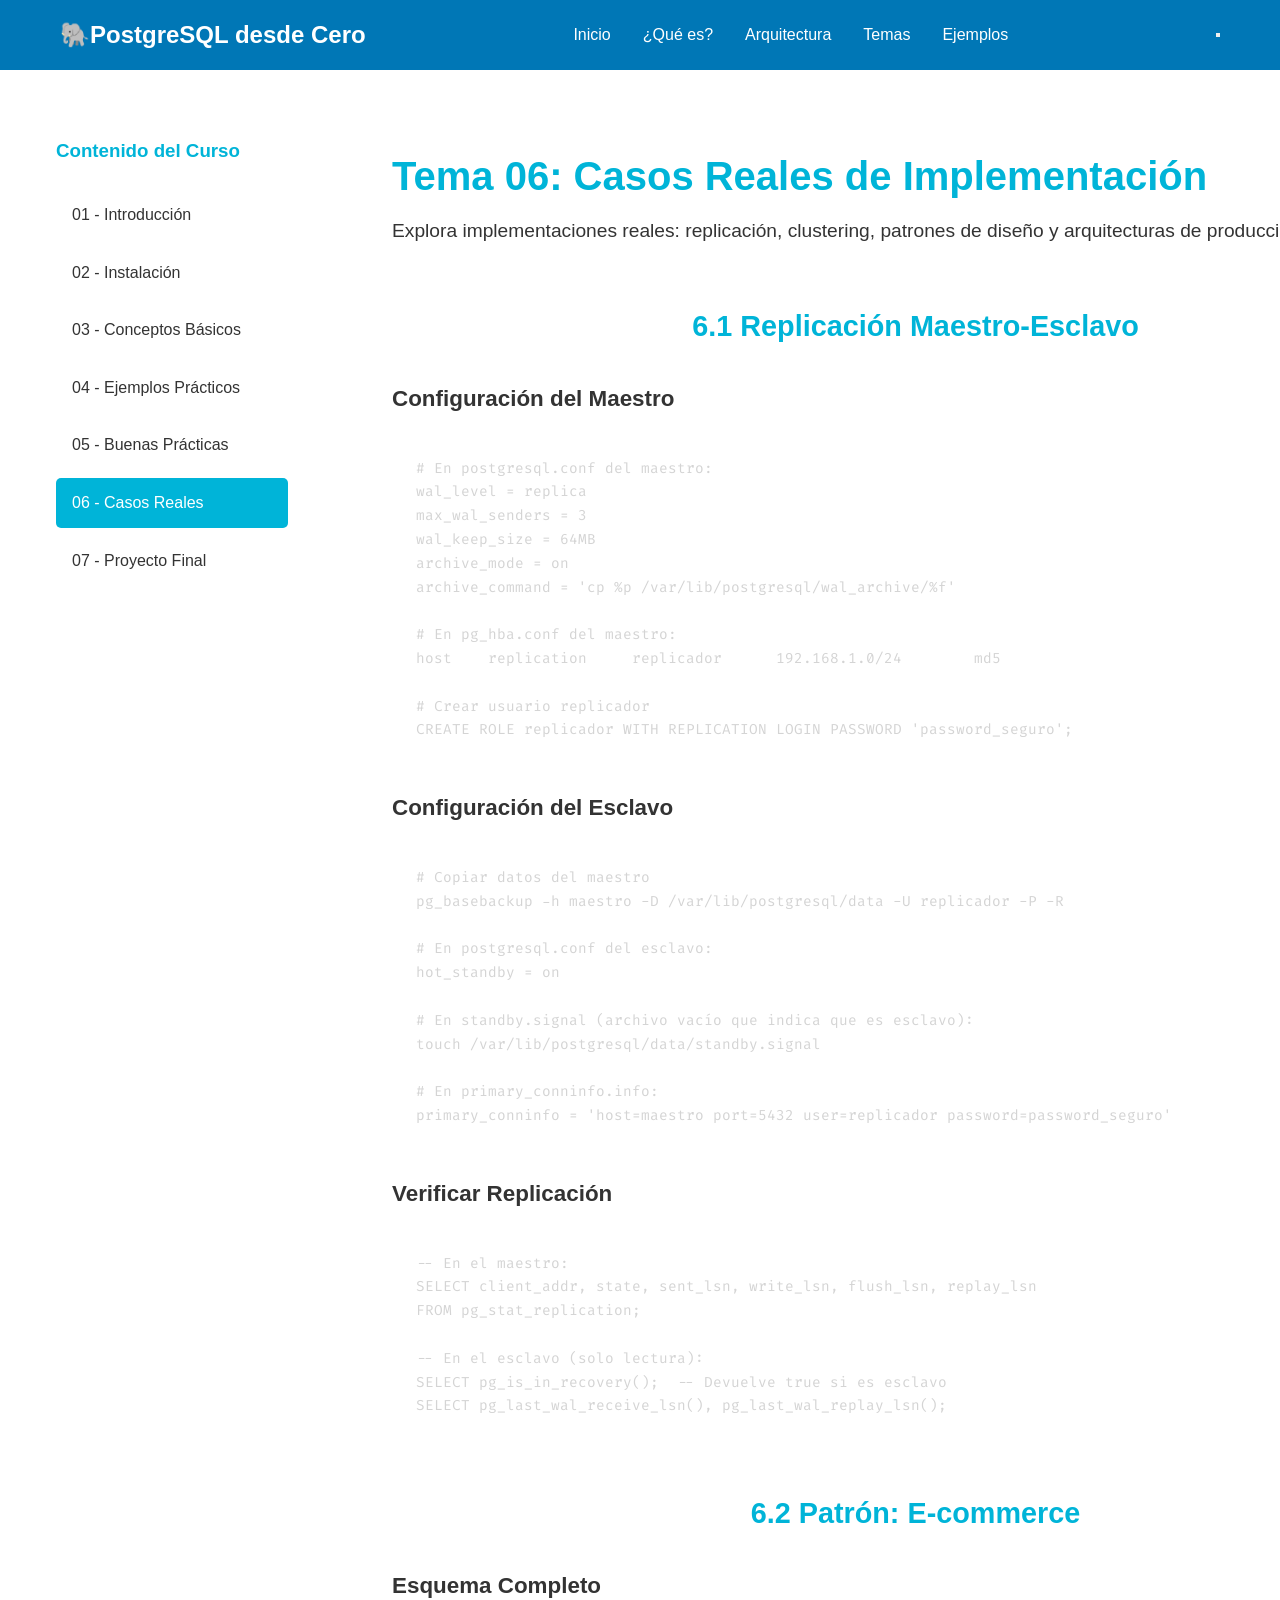
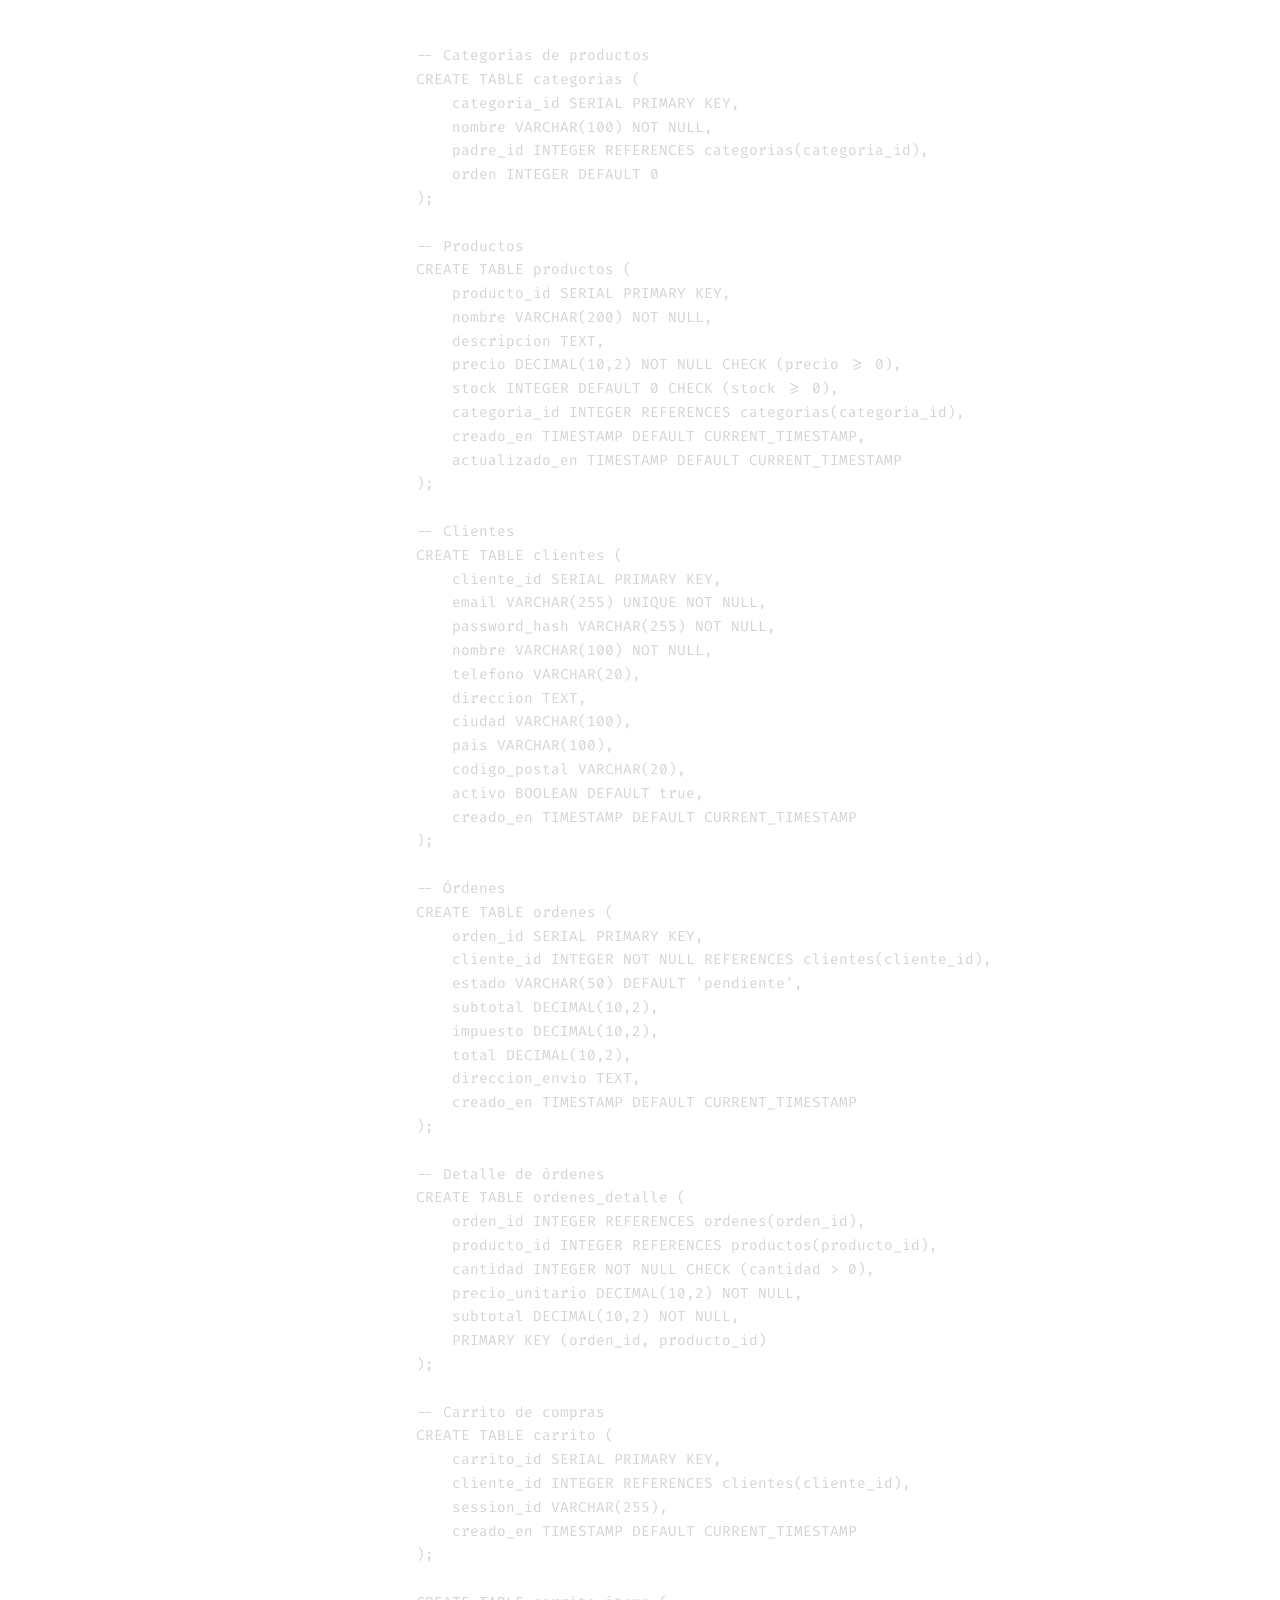
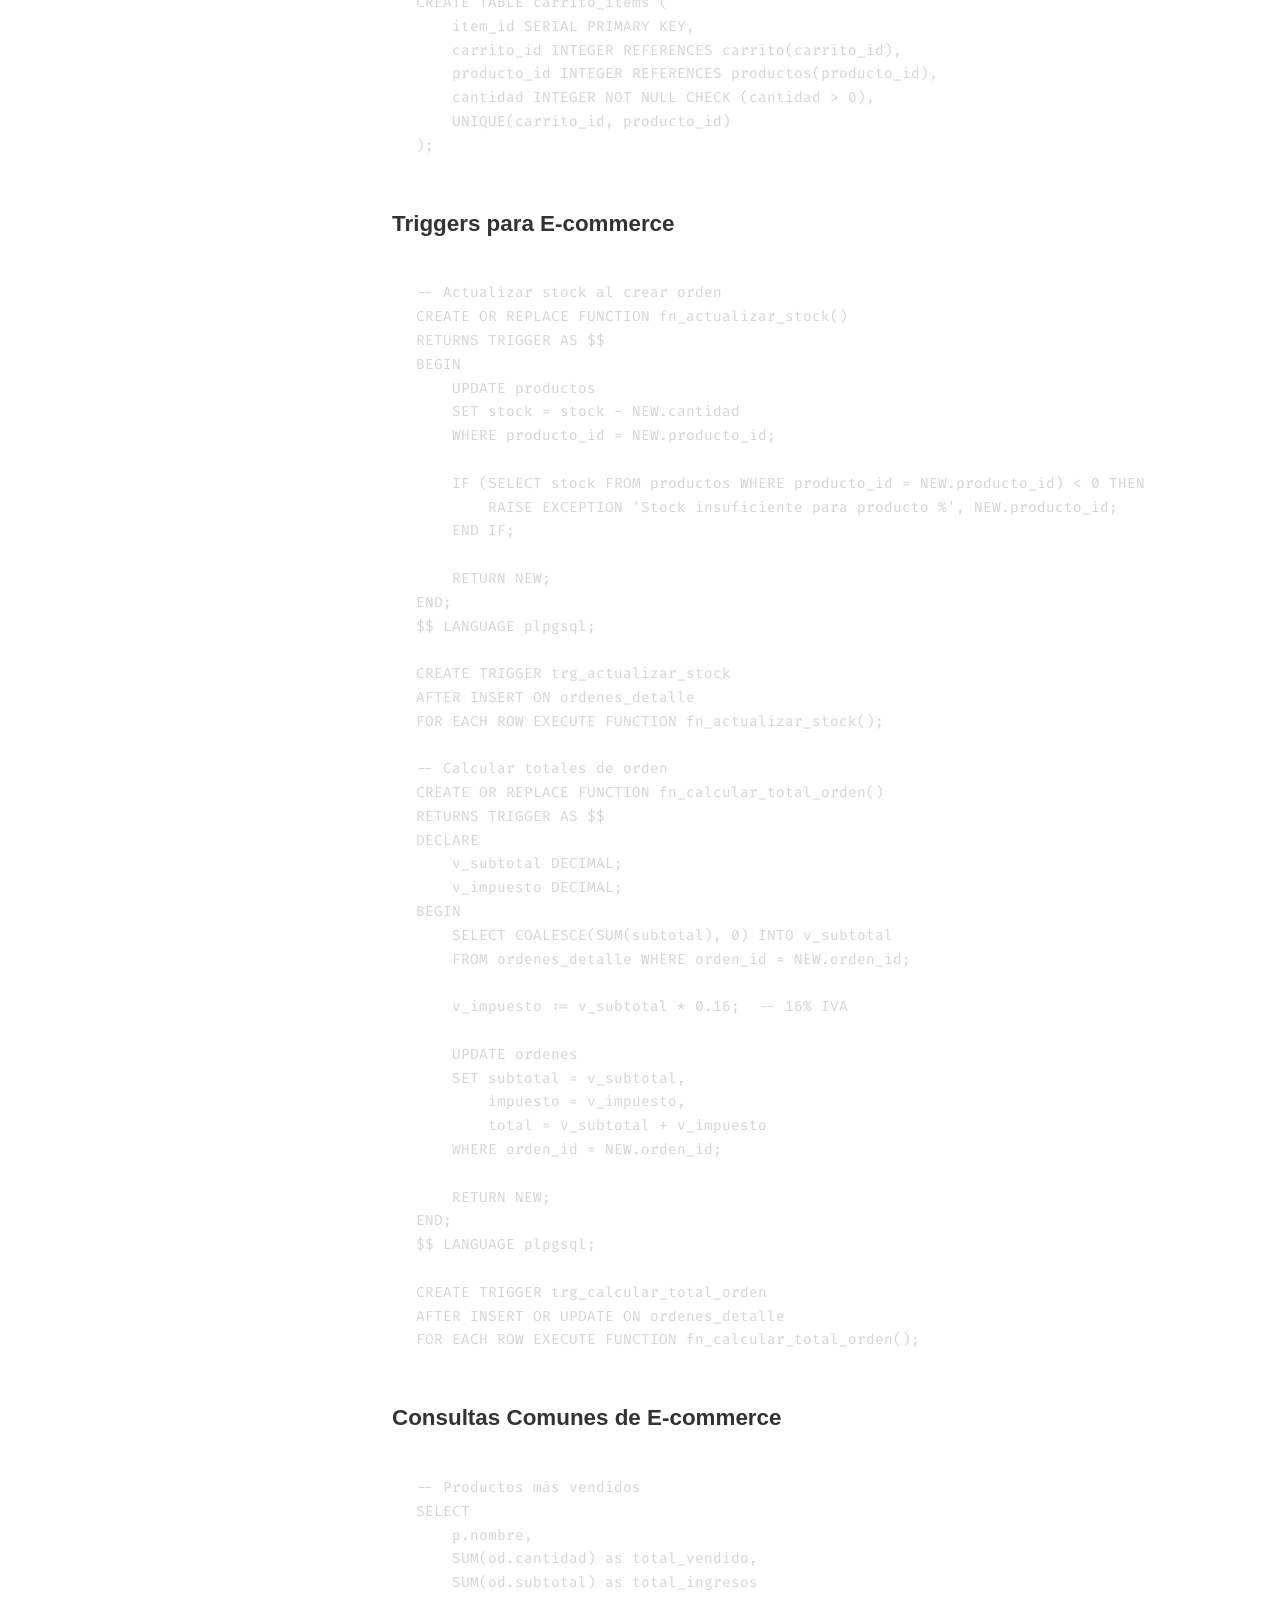
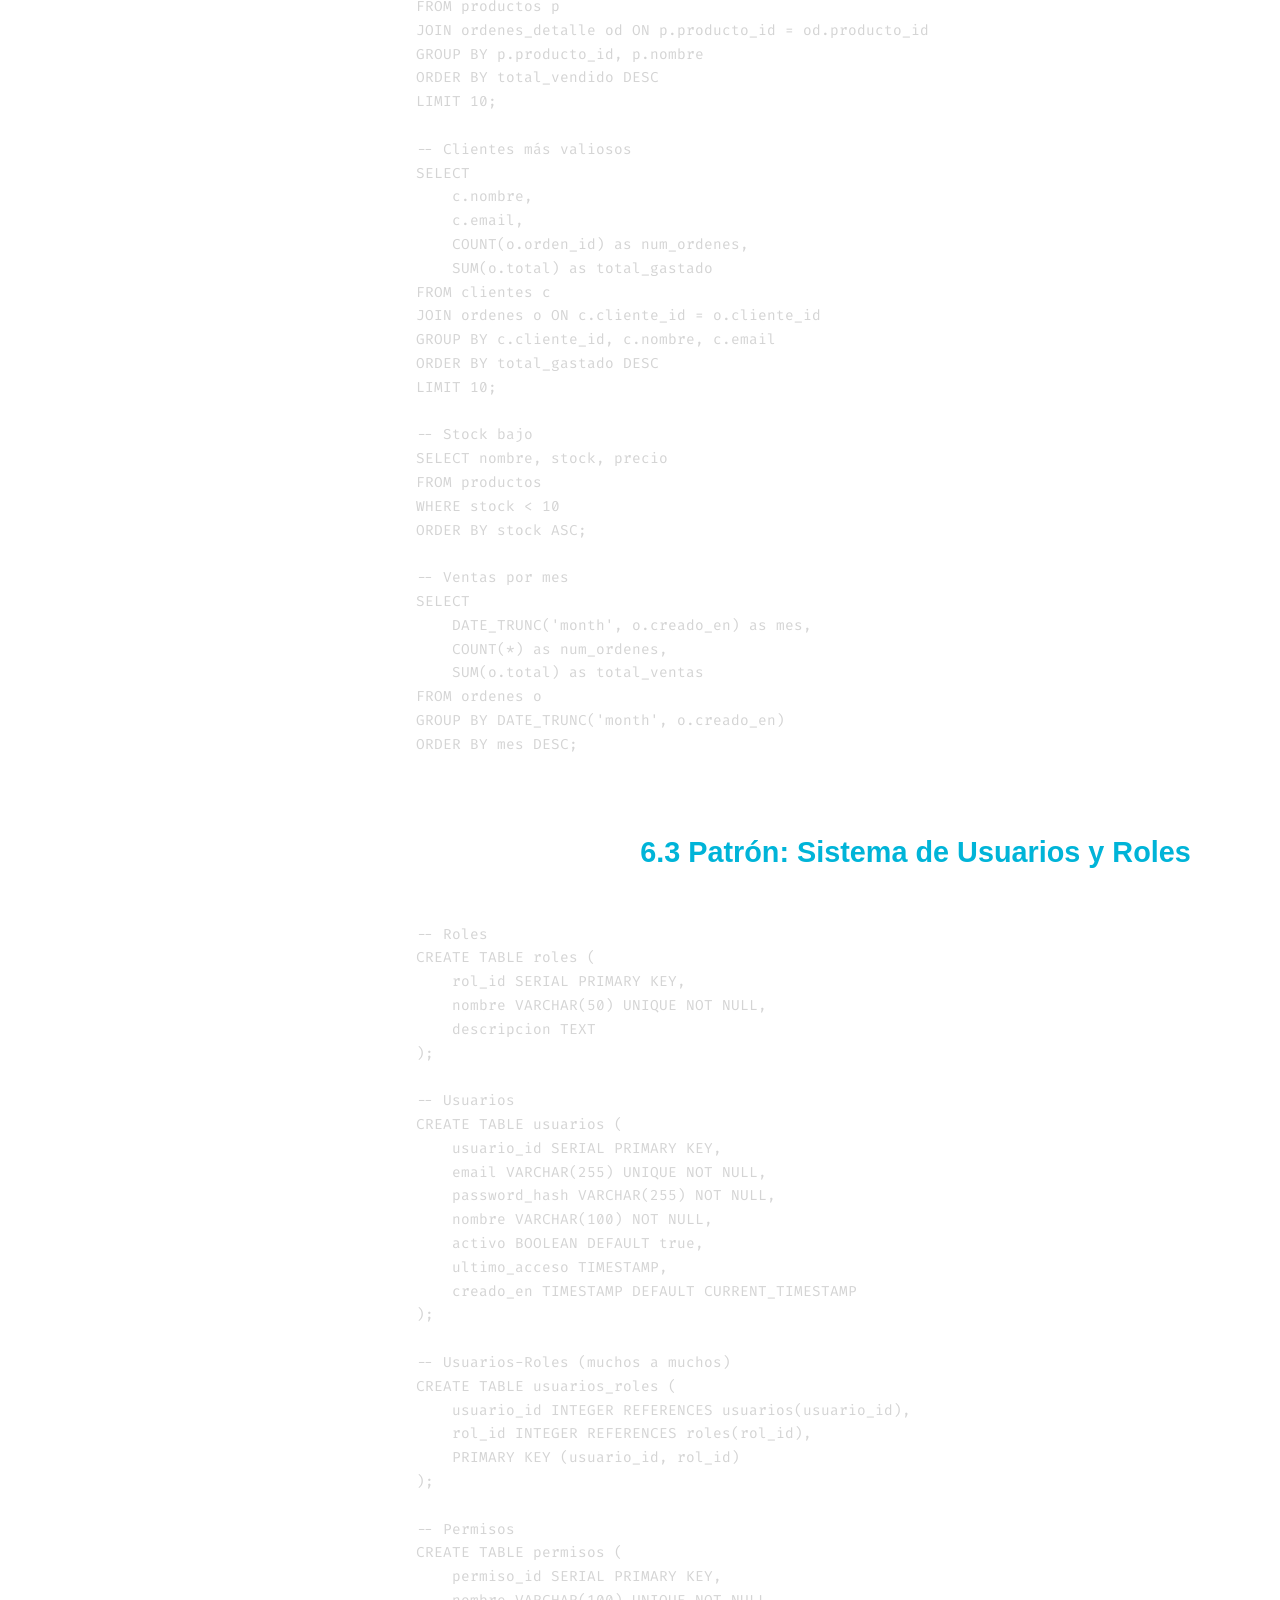
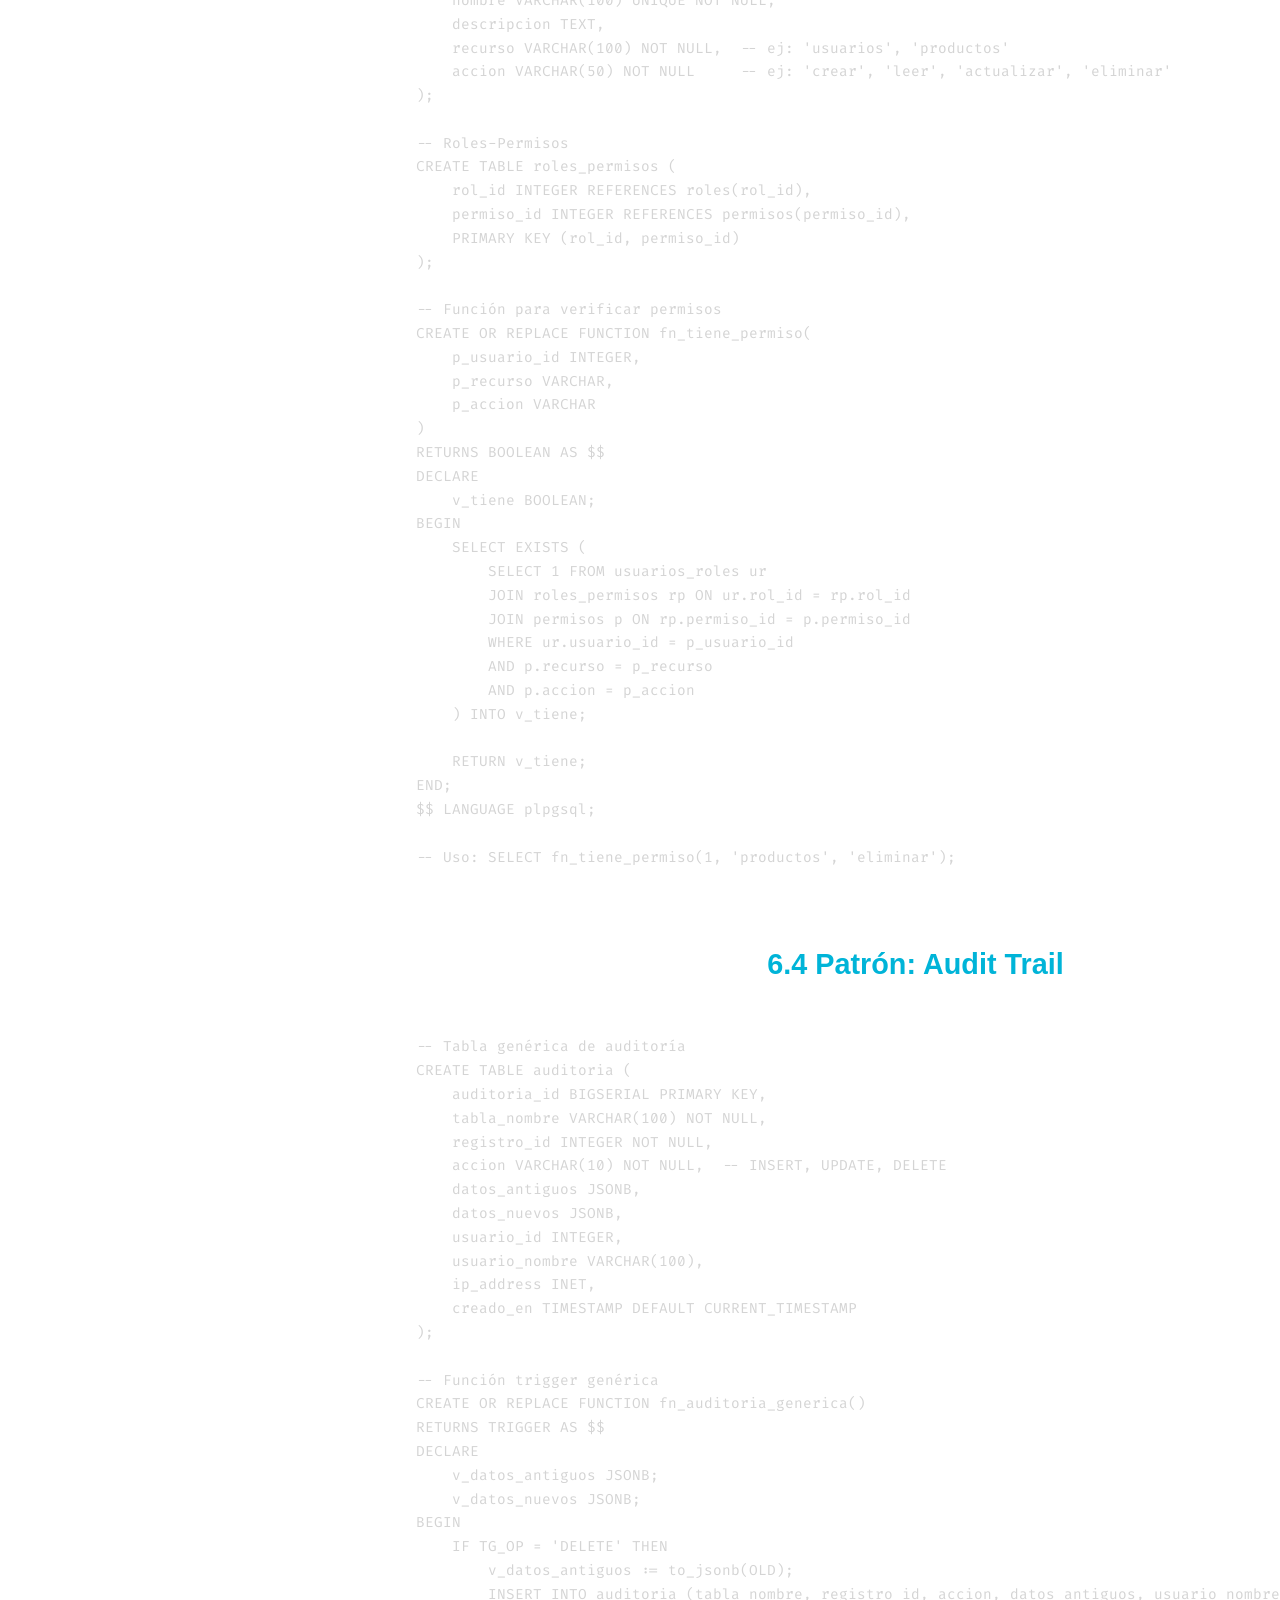
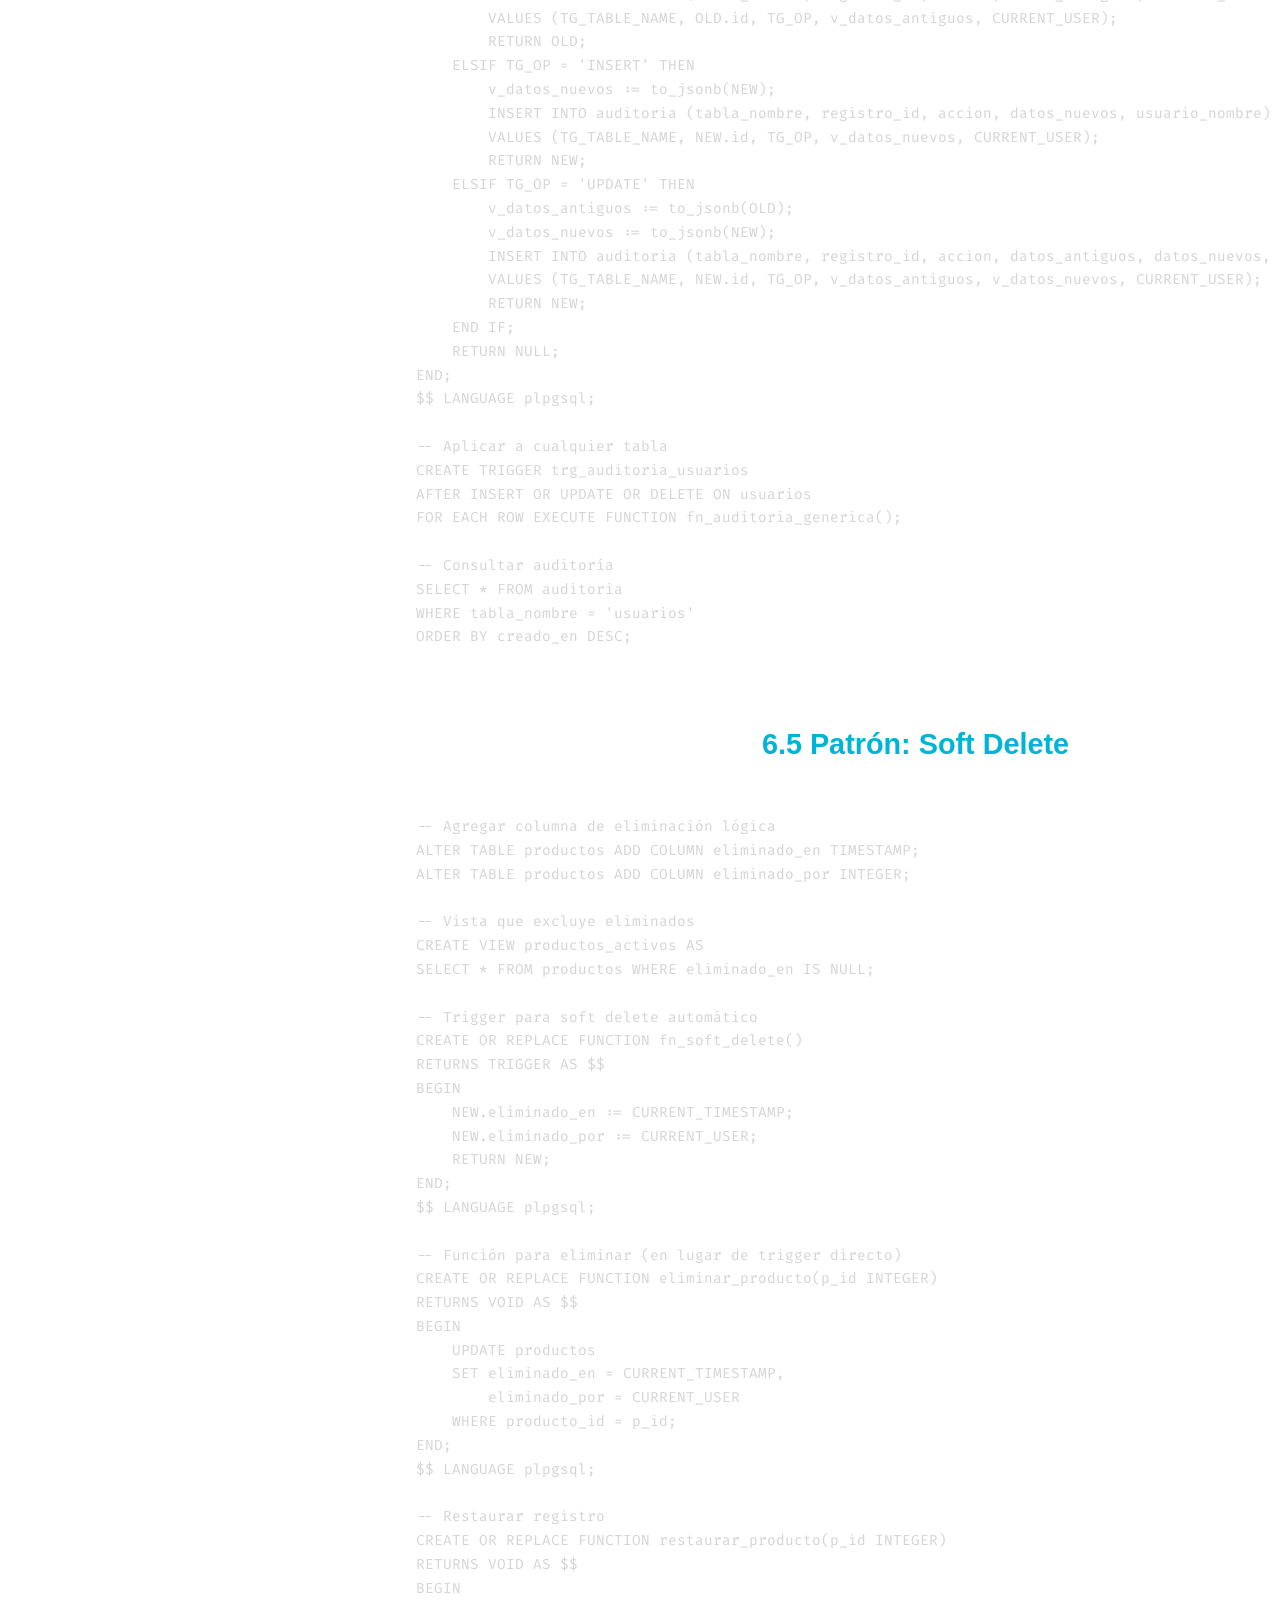
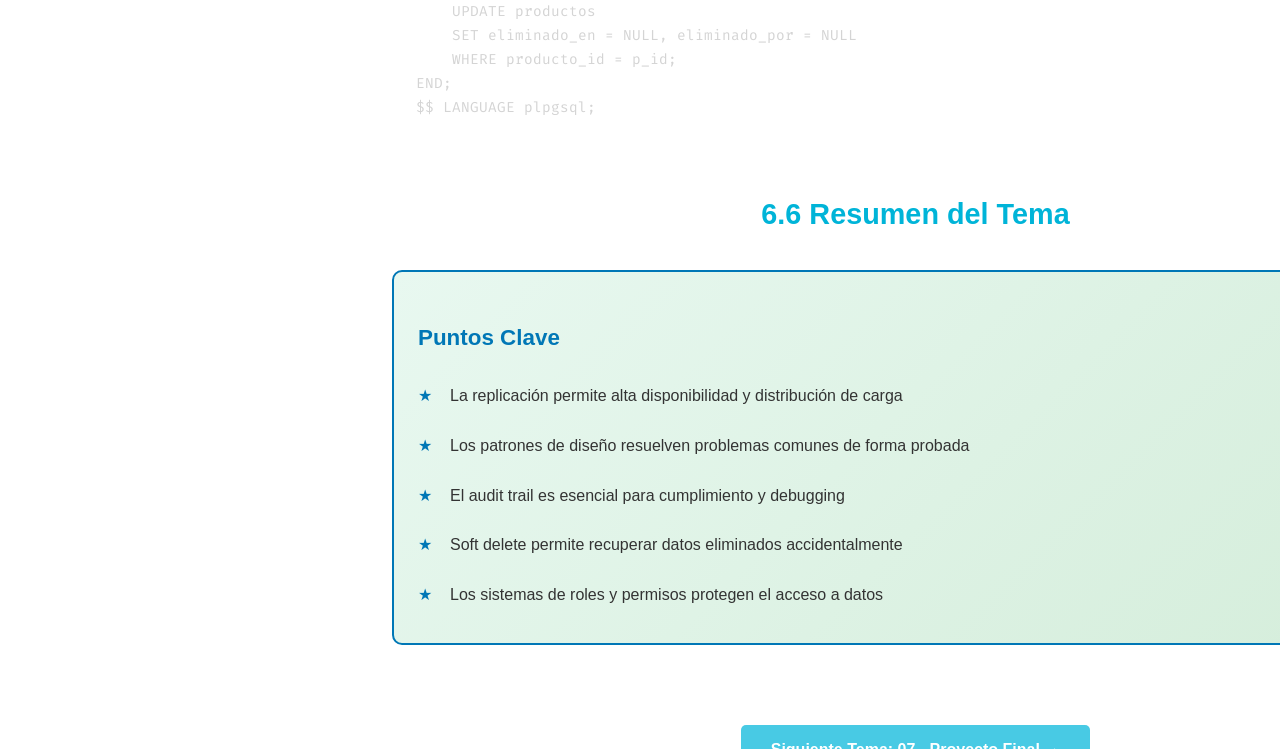
<file: docs/06-casos-reales.html>
<!DOCTYPE html>
<html lang="es">
<head>
    <meta charset="UTF-8">
    <meta name="viewport" content="width=device-width, initial-scale=1.0">
    <title>06 - Casos Reales | PostgreSQL desde Cero</title>
    <link rel="stylesheet" href="../css/styles.css">
    <link rel="stylesheet" href="../css/docs.css">
    <link href="https://fonts.googleapis.com/css2?family=Roboto:wght@300;400;500;700&family=Fira+Code:wght@400;500&display=swap" rel="stylesheet">
</head>
<body>
    <header class="header">
        <nav class="navbar">
            <div class="container">
                <div class="logo"><span class="logo-icon">🐘</span><span class="logo-text">PostgreSQL desde Cero</span></div>
                <ul class="nav-menu" id="navMenu">
                    <li><a href="../index.html">Inicio</a></li>
                    <li><a href="../index.html#que-es">¿Qué es?</a></li>
                    <li><a href="../index.html#arquitectura">Arquitectura</a></li>
                    <li><a href="../index.html#temas">Temas</a></li>
                    <li><a href="../index.html#ejemplos">Ejemplos</a></li>
                </ul>
                <button class="nav-toggle" id="navToggle"><span></span><span></span><span></span></button>
            </div>
        </nav>
    </header>

    <main class="docs-main">
        <div class="docs-container">
            <aside class="docs-sidebar">
                <h3>Contenido del Curso</h3>
                <nav class="docs-nav"><ul>
                    <li><a href="01-introduccion.html">01 - Introducción</a></li>
                    <li><a href="02-instalacion.html">02 - Instalación</a></li>
                    <li><a href="03-conceptos-basicos.html">03 - Conceptos Básicos</a></li>
                    <li><a href="04-ejemplos-practicos.html">04 - Ejemplos Prácticos</a></li>
                    <li><a href="05-buenas-practicas.html">05 - Buenas Prácticas</a></li>
                    <li><a href="06-casos-reales.html" class="active">06 - Casos Reales</a></li>
                    <li><a href="07-proyecto-final.html">07 - Proyecto Final</a></li>
                </ul></nav>
            </aside>

            <article class="docs-content">
                <header class="docs-header">
                    <h1>Tema 06: Casos Reales de Implementación</h1>
                    <p class="docs-intro">Explora implementaciones reales: replicación, clustering, patrones de diseño y arquitecturas de producción.</p>
                </header>

                <section class="docs-section">
                    <h2>6.1 Replicación Maestro-Esclavo</h2>
                    
                    <h3>Configuración del Maestro</h3>
                    <pre><code class="language-bash"># En postgresql.conf del maestro:
wal_level = replica
max_wal_senders = 3
wal_keep_size = 64MB
archive_mode = on
archive_command = 'cp %p /var/lib/postgresql/wal_archive/%f'

# En pg_hba.conf del maestro:
host    replication     replicador      192.168.1.0/24        md5

# Crear usuario replicador
CREATE ROLE replicador WITH REPLICATION LOGIN PASSWORD 'password_seguro';</code></pre>

                    <h3>Configuración del Esclavo</h3>
                    <pre><code class="language-bash"># Copiar datos del maestro
pg_basebackup -h maestro -D /var/lib/postgresql/data -U replicador -P -R

# En postgresql.conf del esclavo:
hot_standby = on

# En standby.signal (archivo vacío que indica que es esclavo):
touch /var/lib/postgresql/data/standby.signal

# En primary_conninfo.info:
primary_conninfo = 'host=maestro port=5432 user=replicador password=password_seguro'</code></pre>

                    <h3>Verificar Replicación</h3>
                    <pre><code class="language-sql">-- En el maestro:
SELECT client_addr, state, sent_lsn, write_lsn, flush_lsn, replay_lsn
FROM pg_stat_replication;

-- En el esclavo (solo lectura):
SELECT pg_is_in_recovery();  -- Devuelve true si es esclavo
SELECT pg_last_wal_receive_lsn(), pg_last_wal_replay_lsn();</code></pre>
                </section>

                <section class="docs-section">
                    <h2>6.2 Patrón: E-commerce</h2>
                    
                    <h3>Esquema Completo</h3>
                    <pre><code class="language-sql">-- Categorías de productos
CREATE TABLE categorias (
    categoria_id SERIAL PRIMARY KEY,
    nombre VARCHAR(100) NOT NULL,
    padre_id INTEGER REFERENCES categorias(categoria_id),
    orden INTEGER DEFAULT 0
);

-- Productos
CREATE TABLE productos (
    producto_id SERIAL PRIMARY KEY,
    nombre VARCHAR(200) NOT NULL,
    descripcion TEXT,
    precio DECIMAL(10,2) NOT NULL CHECK (precio >= 0),
    stock INTEGER DEFAULT 0 CHECK (stock >= 0),
    categoria_id INTEGER REFERENCES categorias(categoria_id),
    creado_en TIMESTAMP DEFAULT CURRENT_TIMESTAMP,
    actualizado_en TIMESTAMP DEFAULT CURRENT_TIMESTAMP
);

-- Clientes
CREATE TABLE clientes (
    cliente_id SERIAL PRIMARY KEY,
    email VARCHAR(255) UNIQUE NOT NULL,
    password_hash VARCHAR(255) NOT NULL,
    nombre VARCHAR(100) NOT NULL,
    telefono VARCHAR(20),
    direccion TEXT,
    ciudad VARCHAR(100),
    pais VARCHAR(100),
    codigo_postal VARCHAR(20),
    activo BOOLEAN DEFAULT true,
    creado_en TIMESTAMP DEFAULT CURRENT_TIMESTAMP
);

-- Órdenes
CREATE TABLE ordenes (
    orden_id SERIAL PRIMARY KEY,
    cliente_id INTEGER NOT NULL REFERENCES clientes(cliente_id),
    estado VARCHAR(50) DEFAULT 'pendiente',
    subtotal DECIMAL(10,2),
    impuesto DECIMAL(10,2),
    total DECIMAL(10,2),
    direccion_envio TEXT,
    creado_en TIMESTAMP DEFAULT CURRENT_TIMESTAMP
);

-- Detalle de órdenes
CREATE TABLE ordenes_detalle (
    orden_id INTEGER REFERENCES ordenes(orden_id),
    producto_id INTEGER REFERENCES productos(producto_id),
    cantidad INTEGER NOT NULL CHECK (cantidad > 0),
    precio_unitario DECIMAL(10,2) NOT NULL,
    subtotal DECIMAL(10,2) NOT NULL,
    PRIMARY KEY (orden_id, producto_id)
);

-- Carrito de compras
CREATE TABLE carrito (
    carrito_id SERIAL PRIMARY KEY,
    cliente_id INTEGER REFERENCES clientes(cliente_id),
    session_id VARCHAR(255),
    creado_en TIMESTAMP DEFAULT CURRENT_TIMESTAMP
);

CREATE TABLE carrito_items (
    item_id SERIAL PRIMARY KEY,
    carrito_id INTEGER REFERENCES carrito(carrito_id),
    producto_id INTEGER REFERENCES productos(producto_id),
    cantidad INTEGER NOT NULL CHECK (cantidad > 0),
    UNIQUE(carrito_id, producto_id)
);</code></pre>

                    <h3>Triggers para E-commerce</h3>
                    <pre><code class="language-sql">-- Actualizar stock al crear orden
CREATE OR REPLACE FUNCTION fn_actualizar_stock()
RETURNS TRIGGER AS $$
BEGIN
    UPDATE productos 
    SET stock = stock - NEW.cantidad
    WHERE producto_id = NEW.producto_id;
    
    IF (SELECT stock FROM productos WHERE producto_id = NEW.producto_id) < 0 THEN
        RAISE EXCEPTION 'Stock insuficiente para producto %', NEW.producto_id;
    END IF;
    
    RETURN NEW;
END;
$$ LANGUAGE plpgsql;

CREATE TRIGGER trg_actualizar_stock
AFTER INSERT ON ordenes_detalle
FOR EACH ROW EXECUTE FUNCTION fn_actualizar_stock();

-- Calcular totales de orden
CREATE OR REPLACE FUNCTION fn_calcular_total_orden()
RETURNS TRIGGER AS $$
DECLARE
    v_subtotal DECIMAL;
    v_impuesto DECIMAL;
BEGIN
    SELECT COALESCE(SUM(subtotal), 0) INTO v_subtotal
    FROM ordenes_detalle WHERE orden_id = NEW.orden_id;
    
    v_impuesto := v_subtotal * 0.16;  -- 16% IVA
    
    UPDATE ordenes 
    SET subtotal = v_subtotal, 
        impuesto = v_impuesto, 
        total = v_subtotal + v_impuesto
    WHERE orden_id = NEW.orden_id;
    
    RETURN NEW;
END;
$$ LANGUAGE plpgsql;

CREATE TRIGGER trg_calcular_total_orden
AFTER INSERT OR UPDATE ON ordenes_detalle
FOR EACH ROW EXECUTE FUNCTION fn_calcular_total_orden();</code></pre>

                    <h3>Consultas Comunes de E-commerce</h3>
                    <pre><code class="language-sql">-- Productos más vendidos
SELECT 
    p.nombre,
    SUM(od.cantidad) as total_vendido,
    SUM(od.subtotal) as total_ingresos
FROM productos p
JOIN ordenes_detalle od ON p.producto_id = od.producto_id
GROUP BY p.producto_id, p.nombre
ORDER BY total_vendido DESC
LIMIT 10;

-- Clientes más valiosos
SELECT 
    c.nombre,
    c.email,
    COUNT(o.orden_id) as num_ordenes,
    SUM(o.total) as total_gastado
FROM clientes c
JOIN ordenes o ON c.cliente_id = o.cliente_id
GROUP BY c.cliente_id, c.nombre, c.email
ORDER BY total_gastado DESC
LIMIT 10;

-- Stock bajo
SELECT nombre, stock, precio
FROM productos
WHERE stock < 10
ORDER BY stock ASC;

-- Ventas por mes
SELECT 
    DATE_TRUNC('month', o.creado_en) as mes,
    COUNT(*) as num_ordenes,
    SUM(o.total) as total_ventas
FROM ordenes o
GROUP BY DATE_TRUNC('month', o.creado_en)
ORDER BY mes DESC;</code></pre>
                </section>

                <section class="docs-section">
                    <h2>6.3 Patrón: Sistema de Usuarios y Roles</h2>
                    
                    <pre><code class="language-sql">-- Roles
CREATE TABLE roles (
    rol_id SERIAL PRIMARY KEY,
    nombre VARCHAR(50) UNIQUE NOT NULL,
    descripcion TEXT
);

-- Usuarios
CREATE TABLE usuarios (
    usuario_id SERIAL PRIMARY KEY,
    email VARCHAR(255) UNIQUE NOT NULL,
    password_hash VARCHAR(255) NOT NULL,
    nombre VARCHAR(100) NOT NULL,
    activo BOOLEAN DEFAULT true,
    ultimo_acceso TIMESTAMP,
    creado_en TIMESTAMP DEFAULT CURRENT_TIMESTAMP
);

-- Usuarios-Roles (muchos a muchos)
CREATE TABLE usuarios_roles (
    usuario_id INTEGER REFERENCES usuarios(usuario_id),
    rol_id INTEGER REFERENCES roles(rol_id),
    PRIMARY KEY (usuario_id, rol_id)
);

-- Permisos
CREATE TABLE permisos (
    permiso_id SERIAL PRIMARY KEY,
    nombre VARCHAR(100) UNIQUE NOT NULL,
    descripcion TEXT,
    recurso VARCHAR(100) NOT NULL,  -- ej: 'usuarios', 'productos'
    accion VARCHAR(50) NOT NULL     -- ej: 'crear', 'leer', 'actualizar', 'eliminar'
);

-- Roles-Permisos
CREATE TABLE roles_permisos (
    rol_id INTEGER REFERENCES roles(rol_id),
    permiso_id INTEGER REFERENCES permisos(permiso_id),
    PRIMARY KEY (rol_id, permiso_id)
);

-- Función para verificar permisos
CREATE OR REPLACE FUNCTION fn_tiene_permiso(
    p_usuario_id INTEGER,
    p_recurso VARCHAR,
    p_accion VARCHAR
)
RETURNS BOOLEAN AS $$
DECLARE
    v_tiene BOOLEAN;
BEGIN
    SELECT EXISTS (
        SELECT 1 FROM usuarios_roles ur
        JOIN roles_permisos rp ON ur.rol_id = rp.rol_id
        JOIN permisos p ON rp.permiso_id = p.permiso_id
        WHERE ur.usuario_id = p_usuario_id
        AND p.recurso = p_recurso
        AND p.accion = p_accion
    ) INTO v_tiene;
    
    RETURN v_tiene;
END;
$$ LANGUAGE plpgsql;

-- Uso: SELECT fn_tiene_permiso(1, 'productos', 'eliminar');</code></pre>
                </section>

                <section class="docs-section">
                    <h2>6.4 Patrón: Audit Trail</h2>
                    
                    <pre><code class="language-sql">-- Tabla genérica de auditoría
CREATE TABLE auditoria (
    auditoria_id BIGSERIAL PRIMARY KEY,
    tabla_nombre VARCHAR(100) NOT NULL,
    registro_id INTEGER NOT NULL,
    accion VARCHAR(10) NOT NULL,  -- INSERT, UPDATE, DELETE
    datos_antiguos JSONB,
    datos_nuevos JSONB,
    usuario_id INTEGER,
    usuario_nombre VARCHAR(100),
    ip_address INET,
    creado_en TIMESTAMP DEFAULT CURRENT_TIMESTAMP
);

-- Función trigger genérica
CREATE OR REPLACE FUNCTION fn_auditoria_generica()
RETURNS TRIGGER AS $$
DECLARE
    v_datos_antiguos JSONB;
    v_datos_nuevos JSONB;
BEGIN
    IF TG_OP = 'DELETE' THEN
        v_datos_antiguos := to_jsonb(OLD);
        INSERT INTO auditoria (tabla_nombre, registro_id, accion, datos_antiguos, usuario_nombre)
        VALUES (TG_TABLE_NAME, OLD.id, TG_OP, v_datos_antiguos, CURRENT_USER);
        RETURN OLD;
    ELSIF TG_OP = 'INSERT' THEN
        v_datos_nuevos := to_jsonb(NEW);
        INSERT INTO auditoria (tabla_nombre, registro_id, accion, datos_nuevos, usuario_nombre)
        VALUES (TG_TABLE_NAME, NEW.id, TG_OP, v_datos_nuevos, CURRENT_USER);
        RETURN NEW;
    ELSIF TG_OP = 'UPDATE' THEN
        v_datos_antiguos := to_jsonb(OLD);
        v_datos_nuevos := to_jsonb(NEW);
        INSERT INTO auditoria (tabla_nombre, registro_id, accion, datos_antiguos, datos_nuevos, usuario_nombre)
        VALUES (TG_TABLE_NAME, NEW.id, TG_OP, v_datos_antiguos, v_datos_nuevos, CURRENT_USER);
        RETURN NEW;
    END IF;
    RETURN NULL;
END;
$$ LANGUAGE plpgsql;

-- Aplicar a cualquier tabla
CREATE TRIGGER trg_auditoria_usuarios
AFTER INSERT OR UPDATE OR DELETE ON usuarios
FOR EACH ROW EXECUTE FUNCTION fn_auditoria_generica();

-- Consultar auditoría
SELECT * FROM auditoria 
WHERE tabla_nombre = 'usuarios' 
ORDER BY creado_en DESC;</code></pre>
                </section>

                <section class="docs-section">
                    <h2>6.5 Patrón: Soft Delete</h2>
                    
                    <pre><code class="language-sql">-- Agregar columna de eliminación lógica
ALTER TABLE productos ADD COLUMN eliminado_en TIMESTAMP;
ALTER TABLE productos ADD COLUMN eliminado_por INTEGER;

-- Vista que excluye eliminados
CREATE VIEW productos_activos AS
SELECT * FROM productos WHERE eliminado_en IS NULL;

-- Trigger para soft delete automático
CREATE OR REPLACE FUNCTION fn_soft_delete()
RETURNS TRIGGER AS $$
BEGIN
    NEW.eliminado_en := CURRENT_TIMESTAMP;
    NEW.eliminado_por := CURRENT_USER;
    RETURN NEW;
END;
$$ LANGUAGE plpgsql;

-- Función para eliminar (en lugar de trigger directo)
CREATE OR REPLACE FUNCTION eliminar_producto(p_id INTEGER)
RETURNS VOID AS $$
BEGIN
    UPDATE productos 
    SET eliminado_en = CURRENT_TIMESTAMP,
        eliminado_por = CURRENT_USER
    WHERE producto_id = p_id;
END;
$$ LANGUAGE plpgsql;

-- Restaurar registro
CREATE OR REPLACE FUNCTION restaurar_producto(p_id INTEGER)
RETURNS VOID AS $$
BEGIN
    UPDATE productos 
    SET eliminado_en = NULL, eliminado_por = NULL
    WHERE producto_id = p_id;
END;
$$ LANGUAGE plpgsql;</code></pre>
                </section>

                <section class="docs-section">
                    <h2>6.6 Resumen del Tema</h2>
                    <div class="summary-box">
                        <h3>Puntos Clave</h3>
                        <ul>
                            <li>La replicación permite alta disponibilidad y distribución de carga</li>
                            <li>Los patrones de diseño resuelven problemas comunes de forma probada</li>
                            <li>El audit trail es esencial para cumplimiento y debugging</li>
                            <li>Soft delete permite recuperar datos eliminados accidentalmente</li>
                            <li>Los sistemas de roles y permisos protegen el acceso a datos</li>
                        </ul>
                    </div>
                    <div class="next-topic">
                        <a href="07-proyecto-final.html" class="btn btn-primary">Siguiente Tema: 07 - Proyecto Final →</a>
                    </div>
                </section>
            </article>
        </div>
    </main>

    <footer class="footer">
        <div class="container">
            <div class="footer-bottom">
                <p>👨‍💻 Desarrollado por <strong>Isaac Esteban Haro Torres</strong></p>
                <p class="copyright">© 2026 Isaac Esteban Haro Torres - Todos los derechos reservados.</p>
            </div>
        </div>
    </footer>
    <script src="../js/main.js"></script>
</body>
</html>
</file>
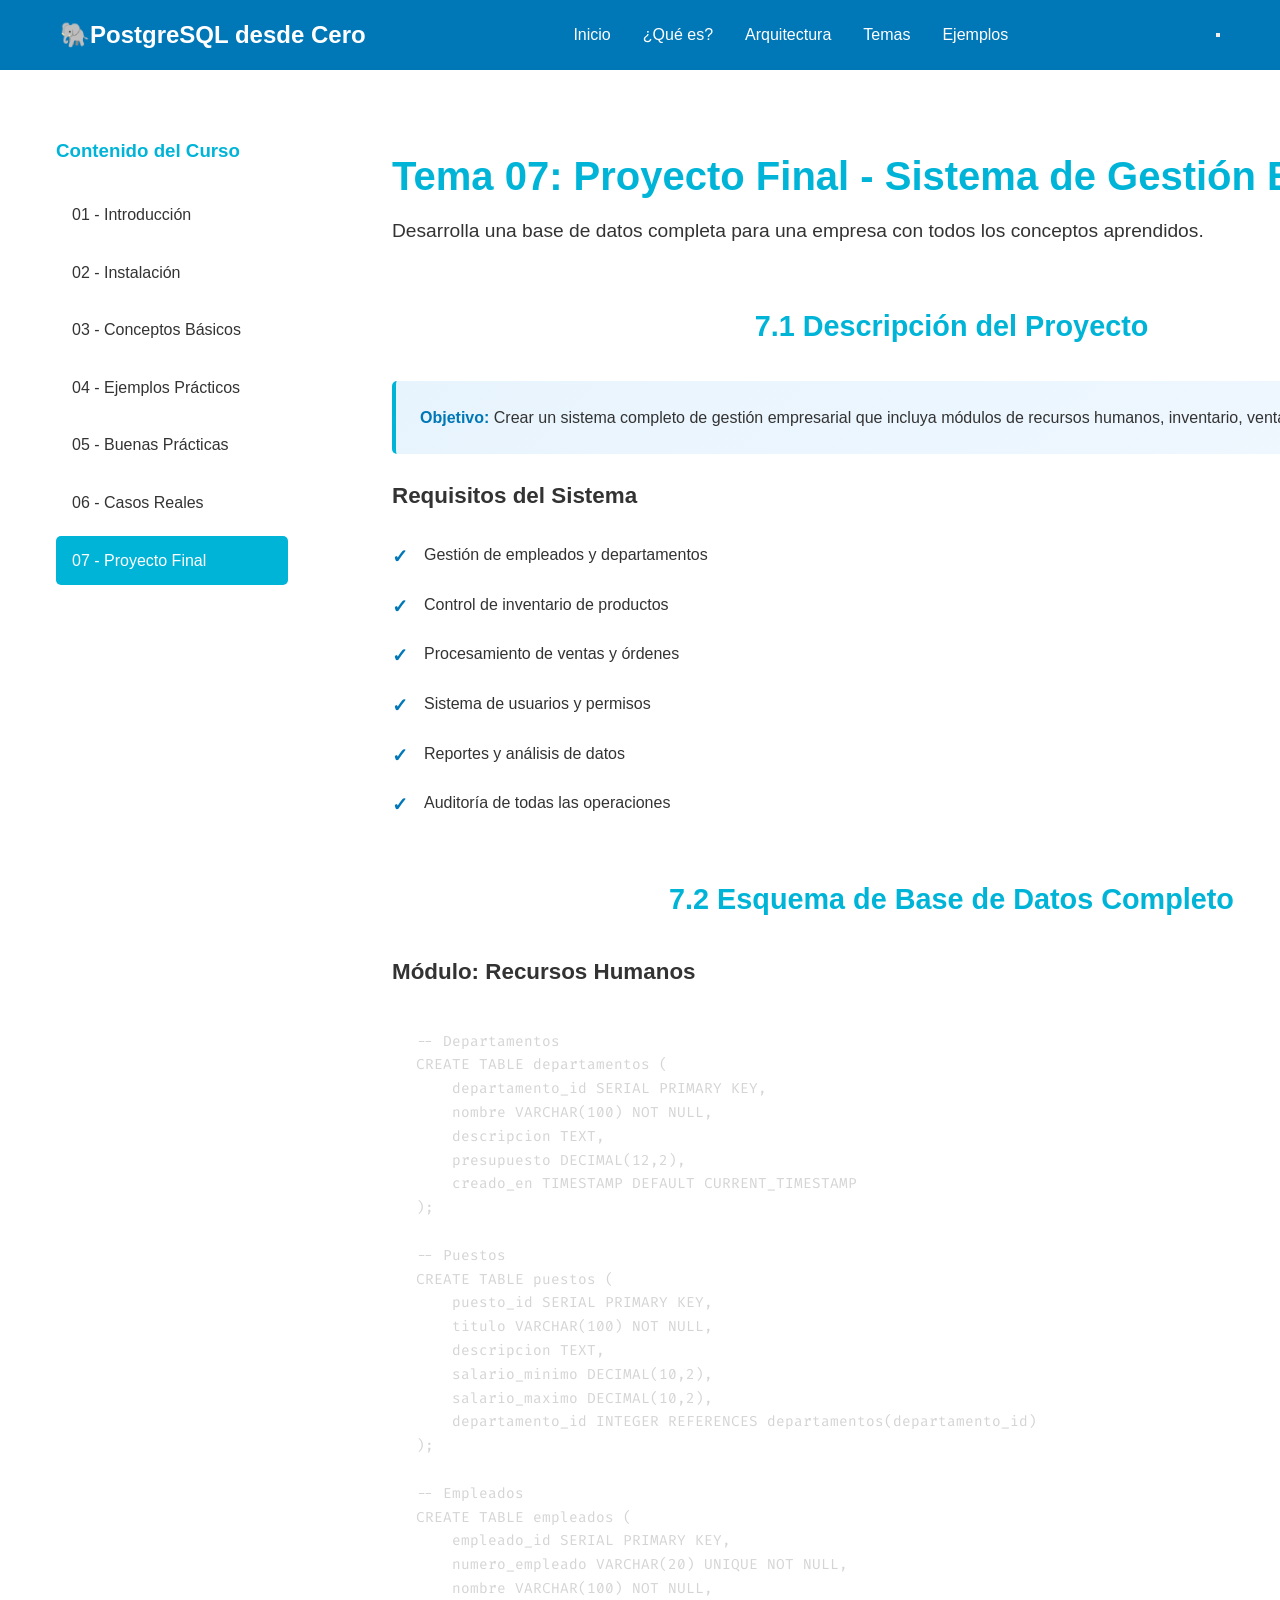
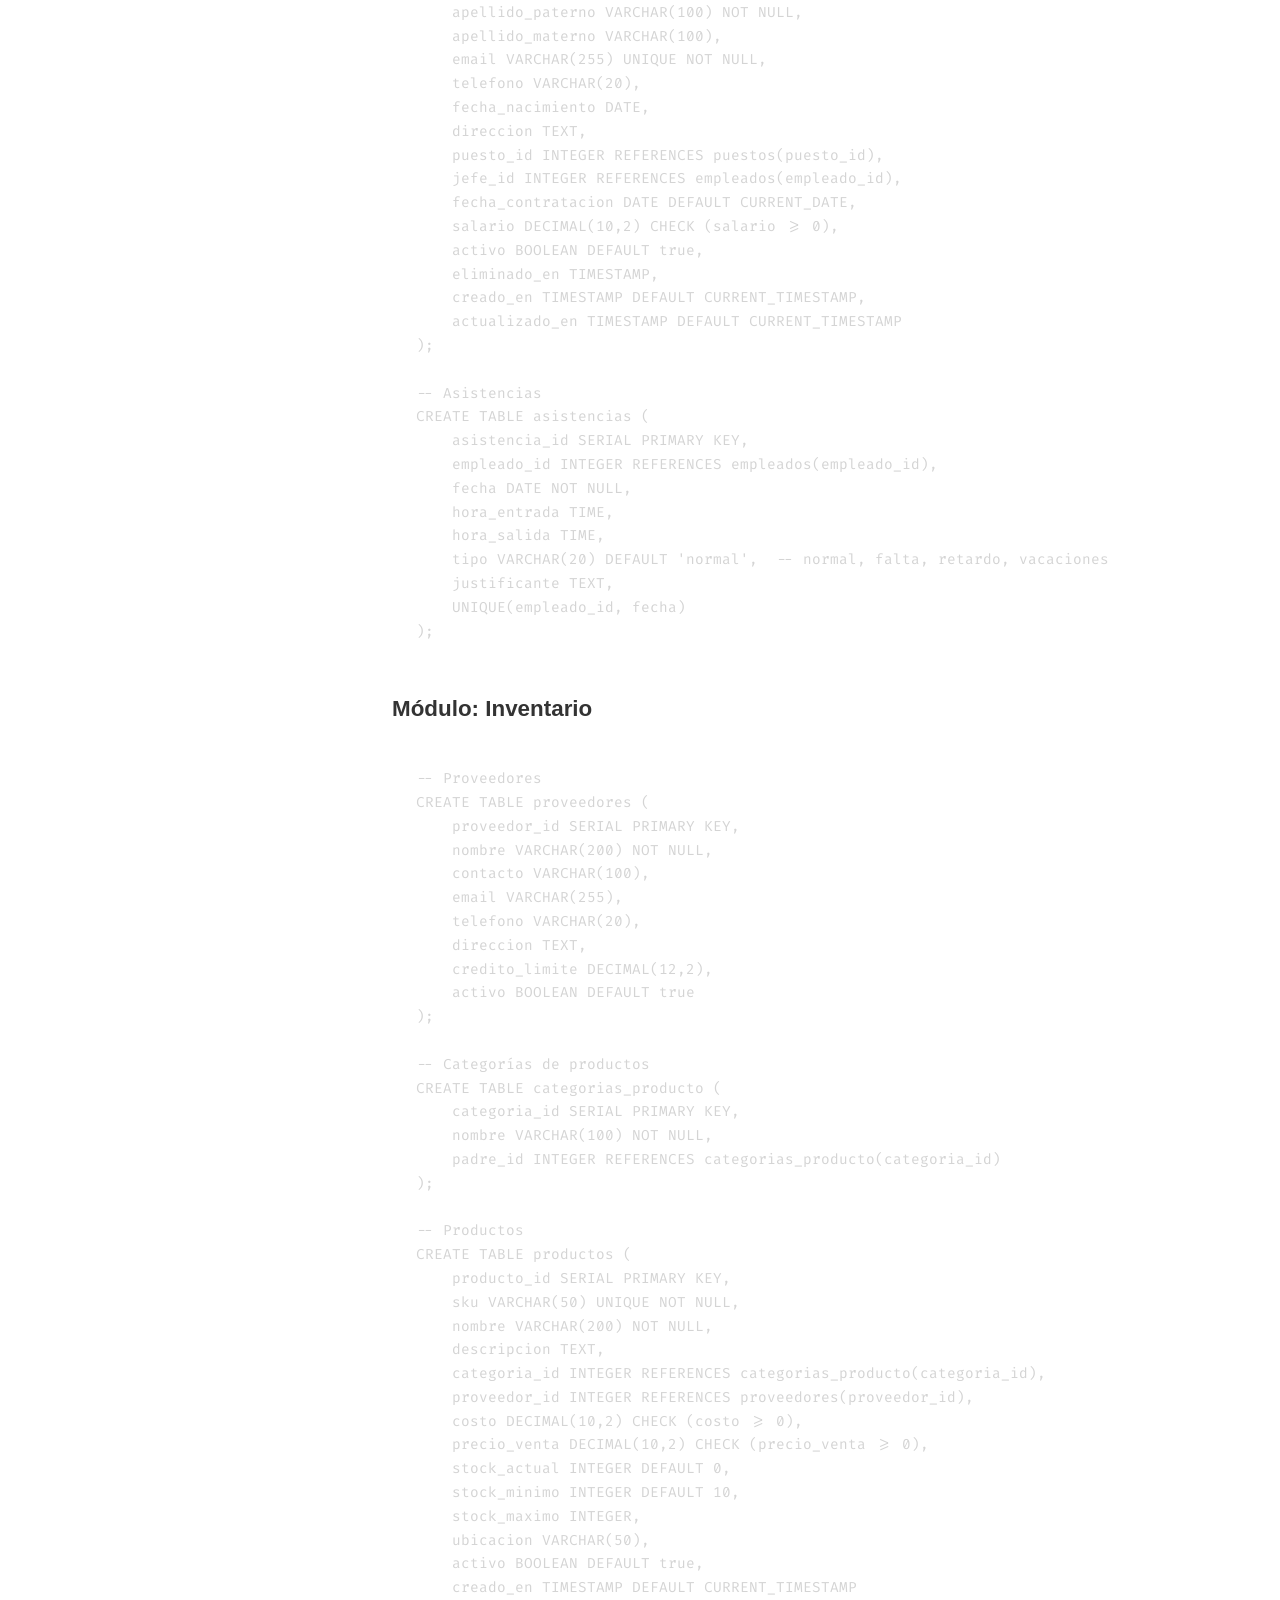
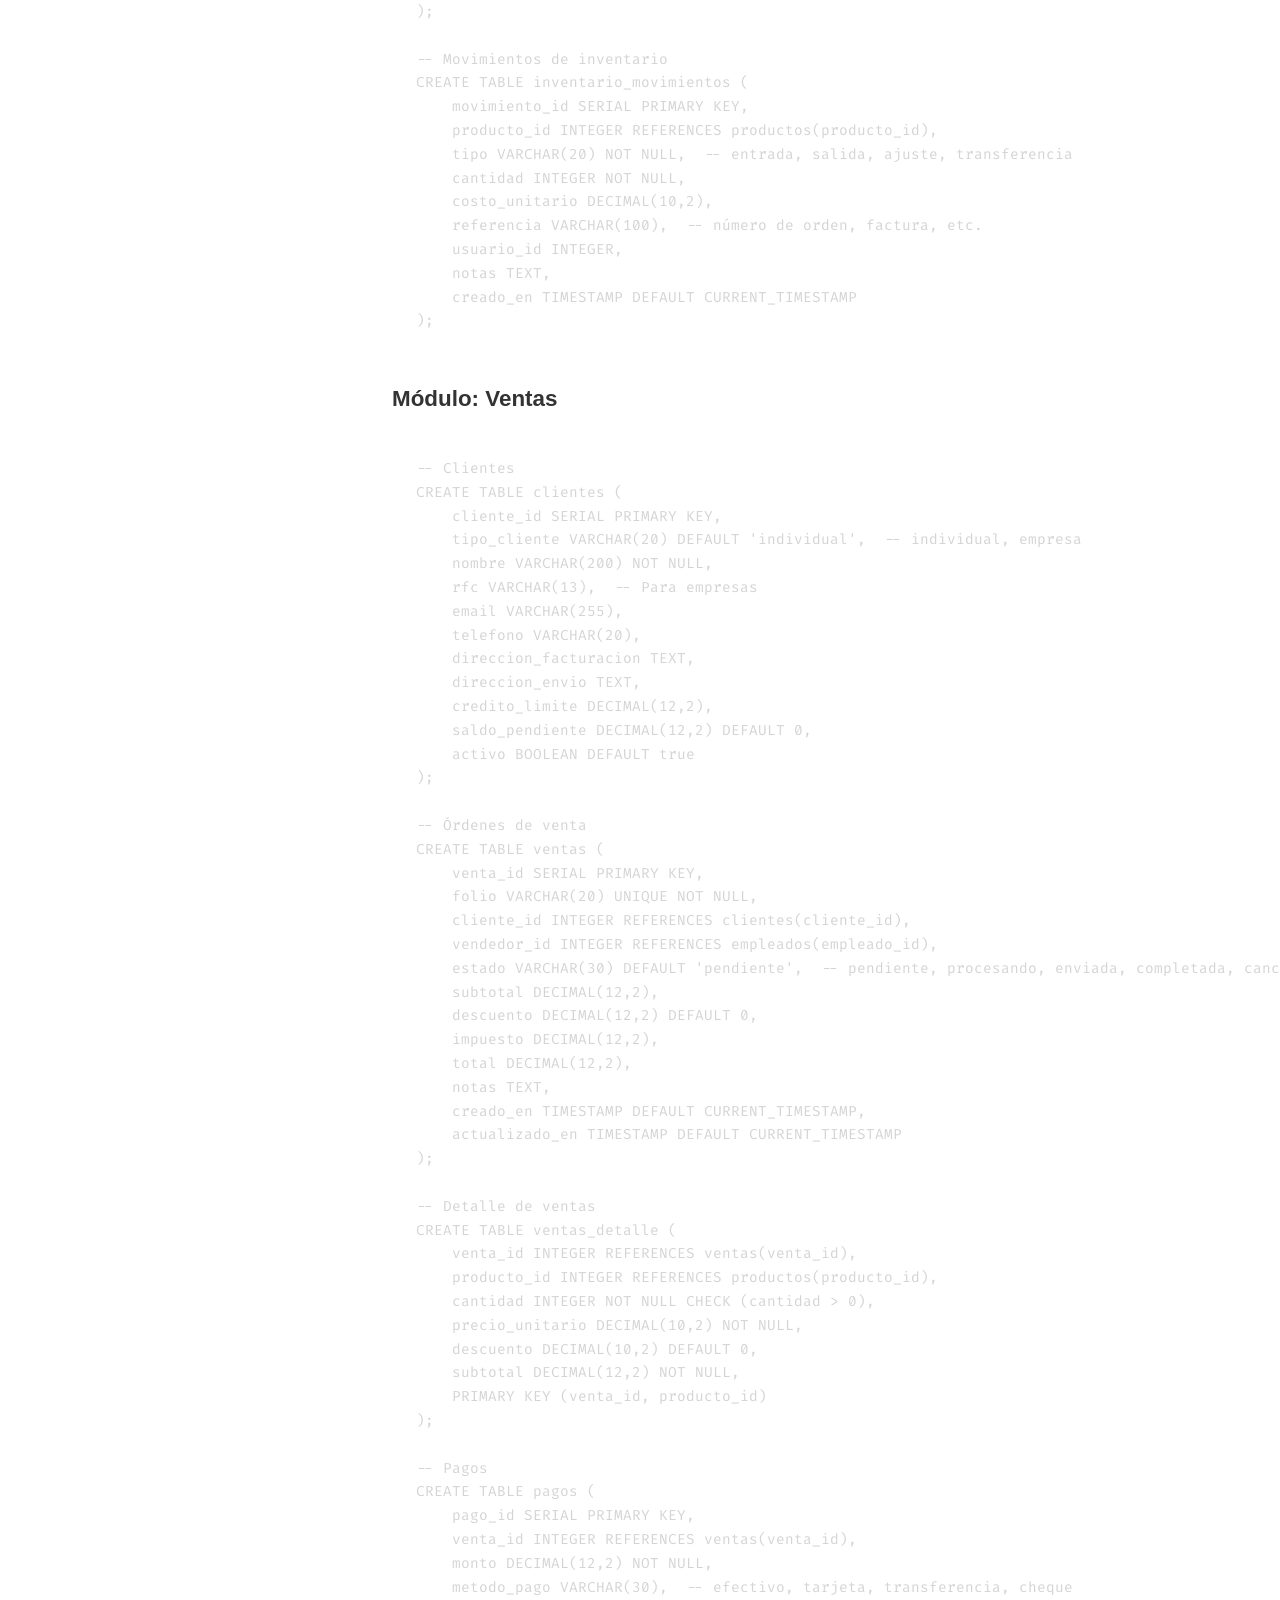
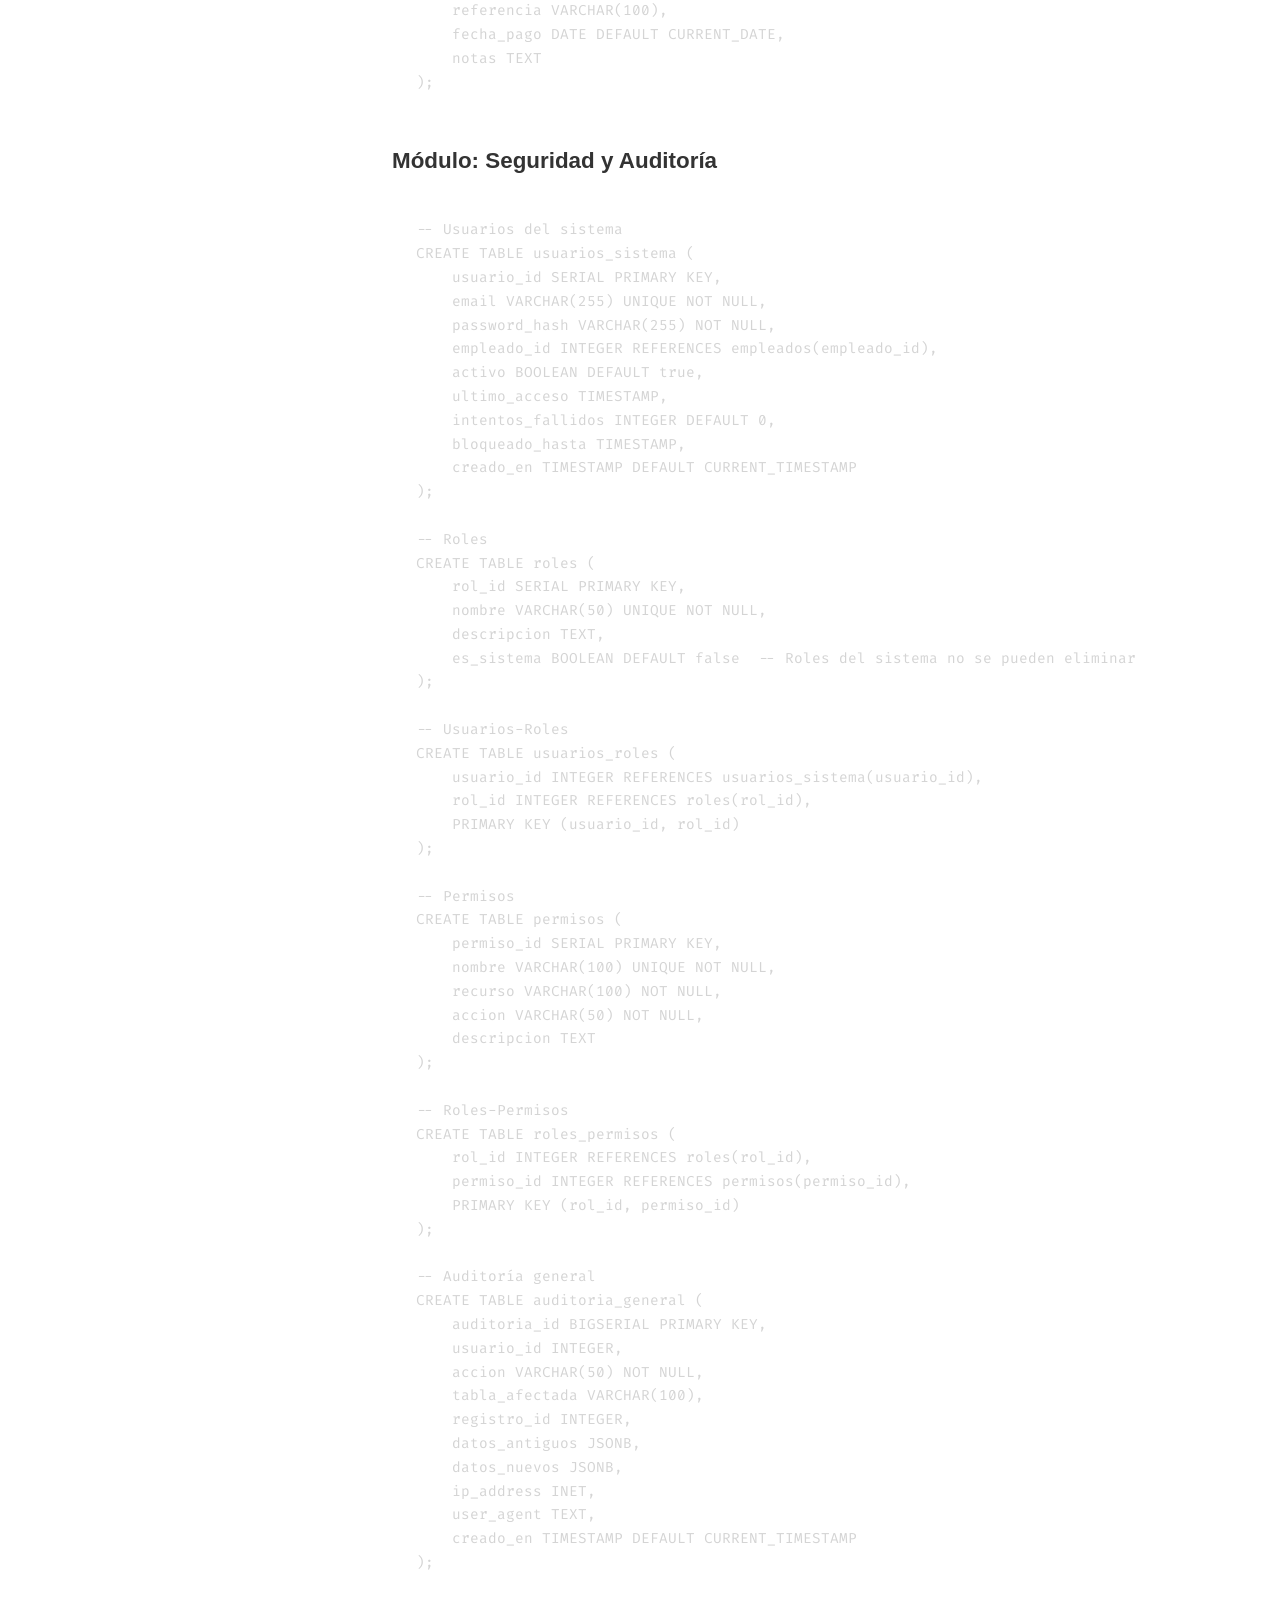
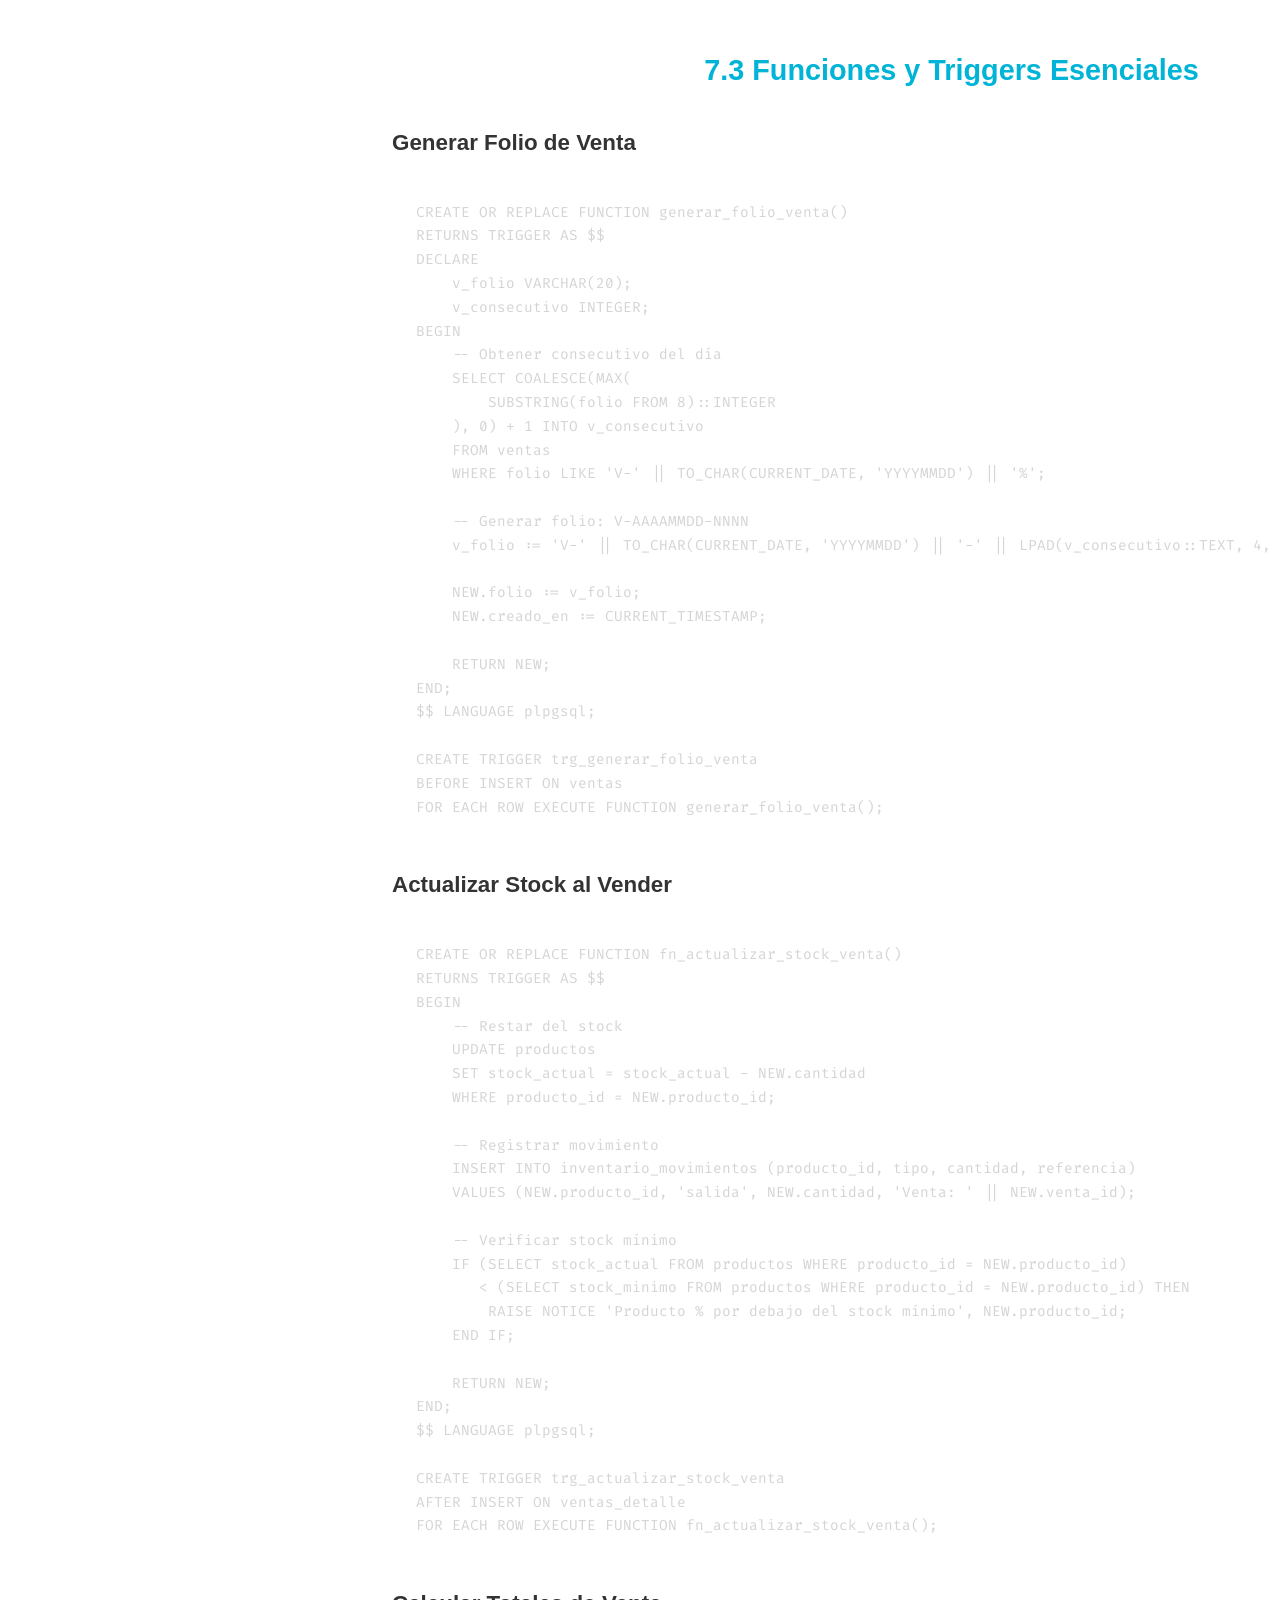
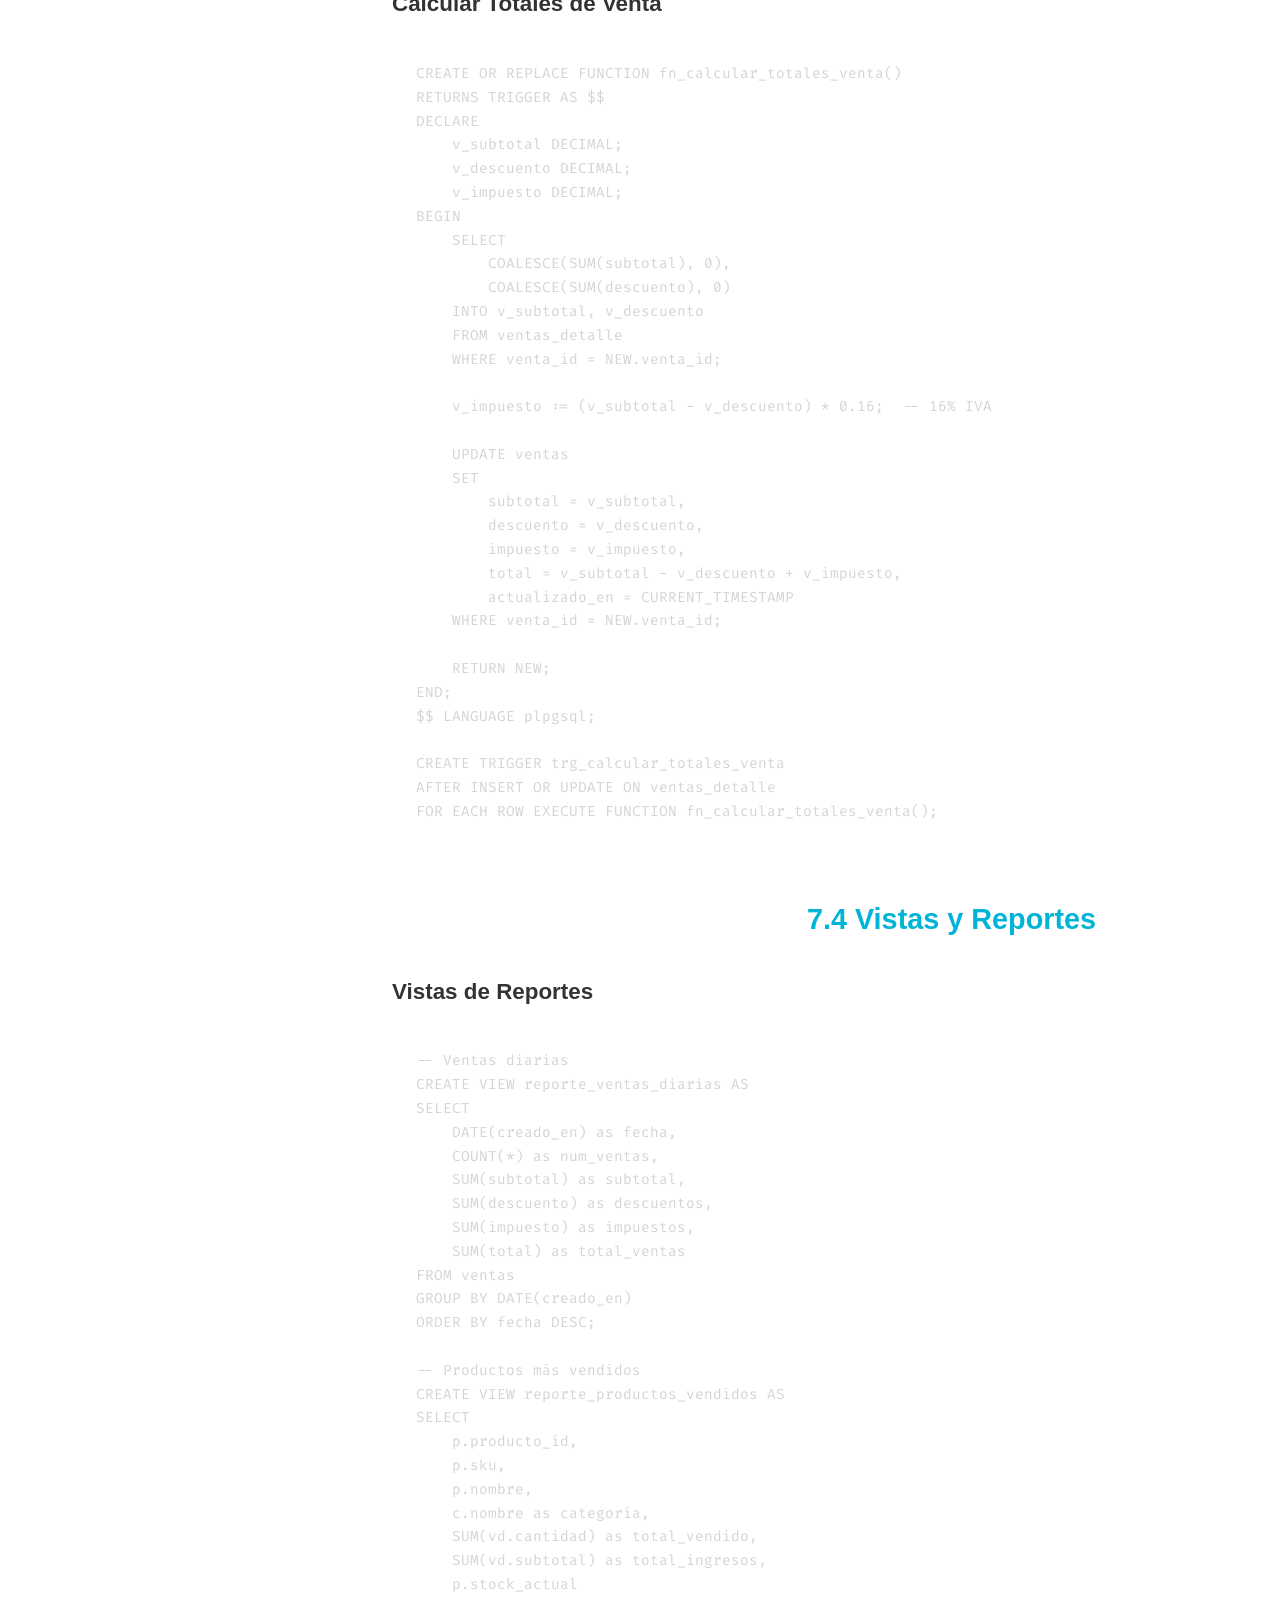
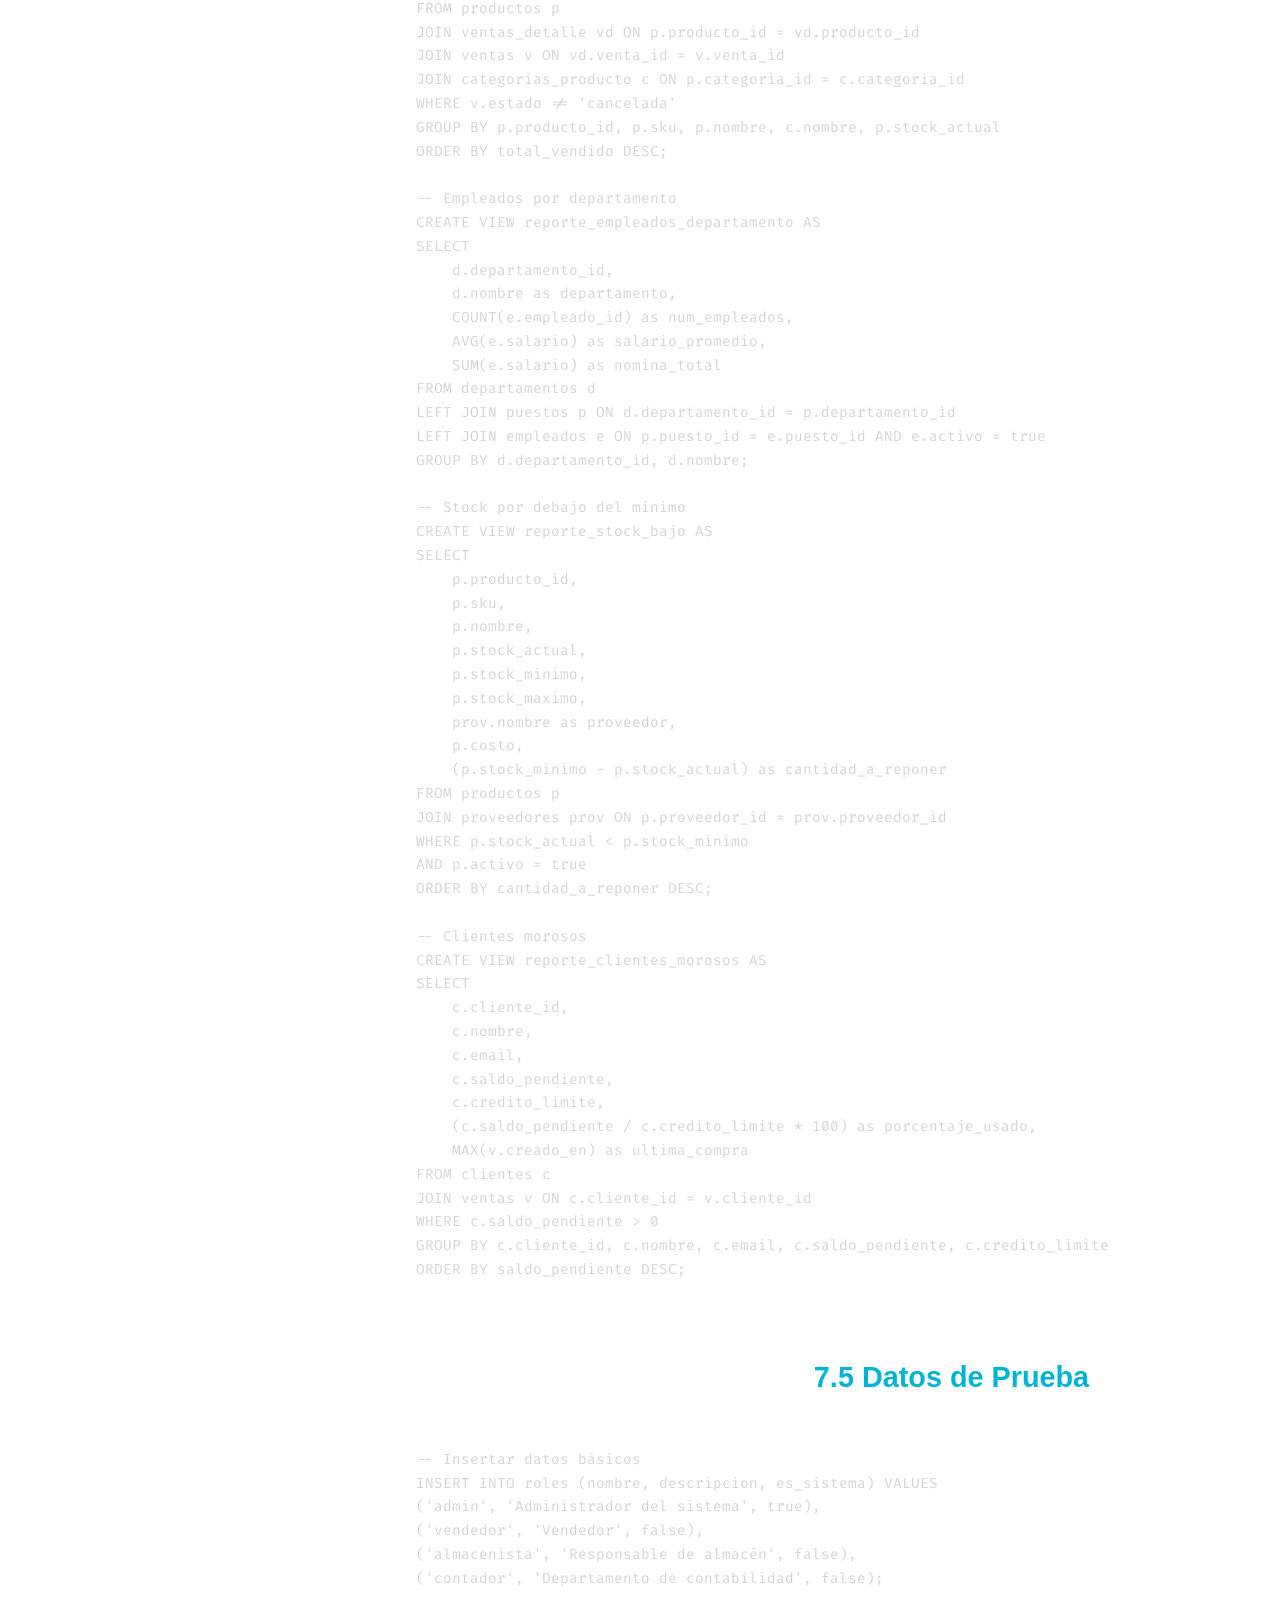
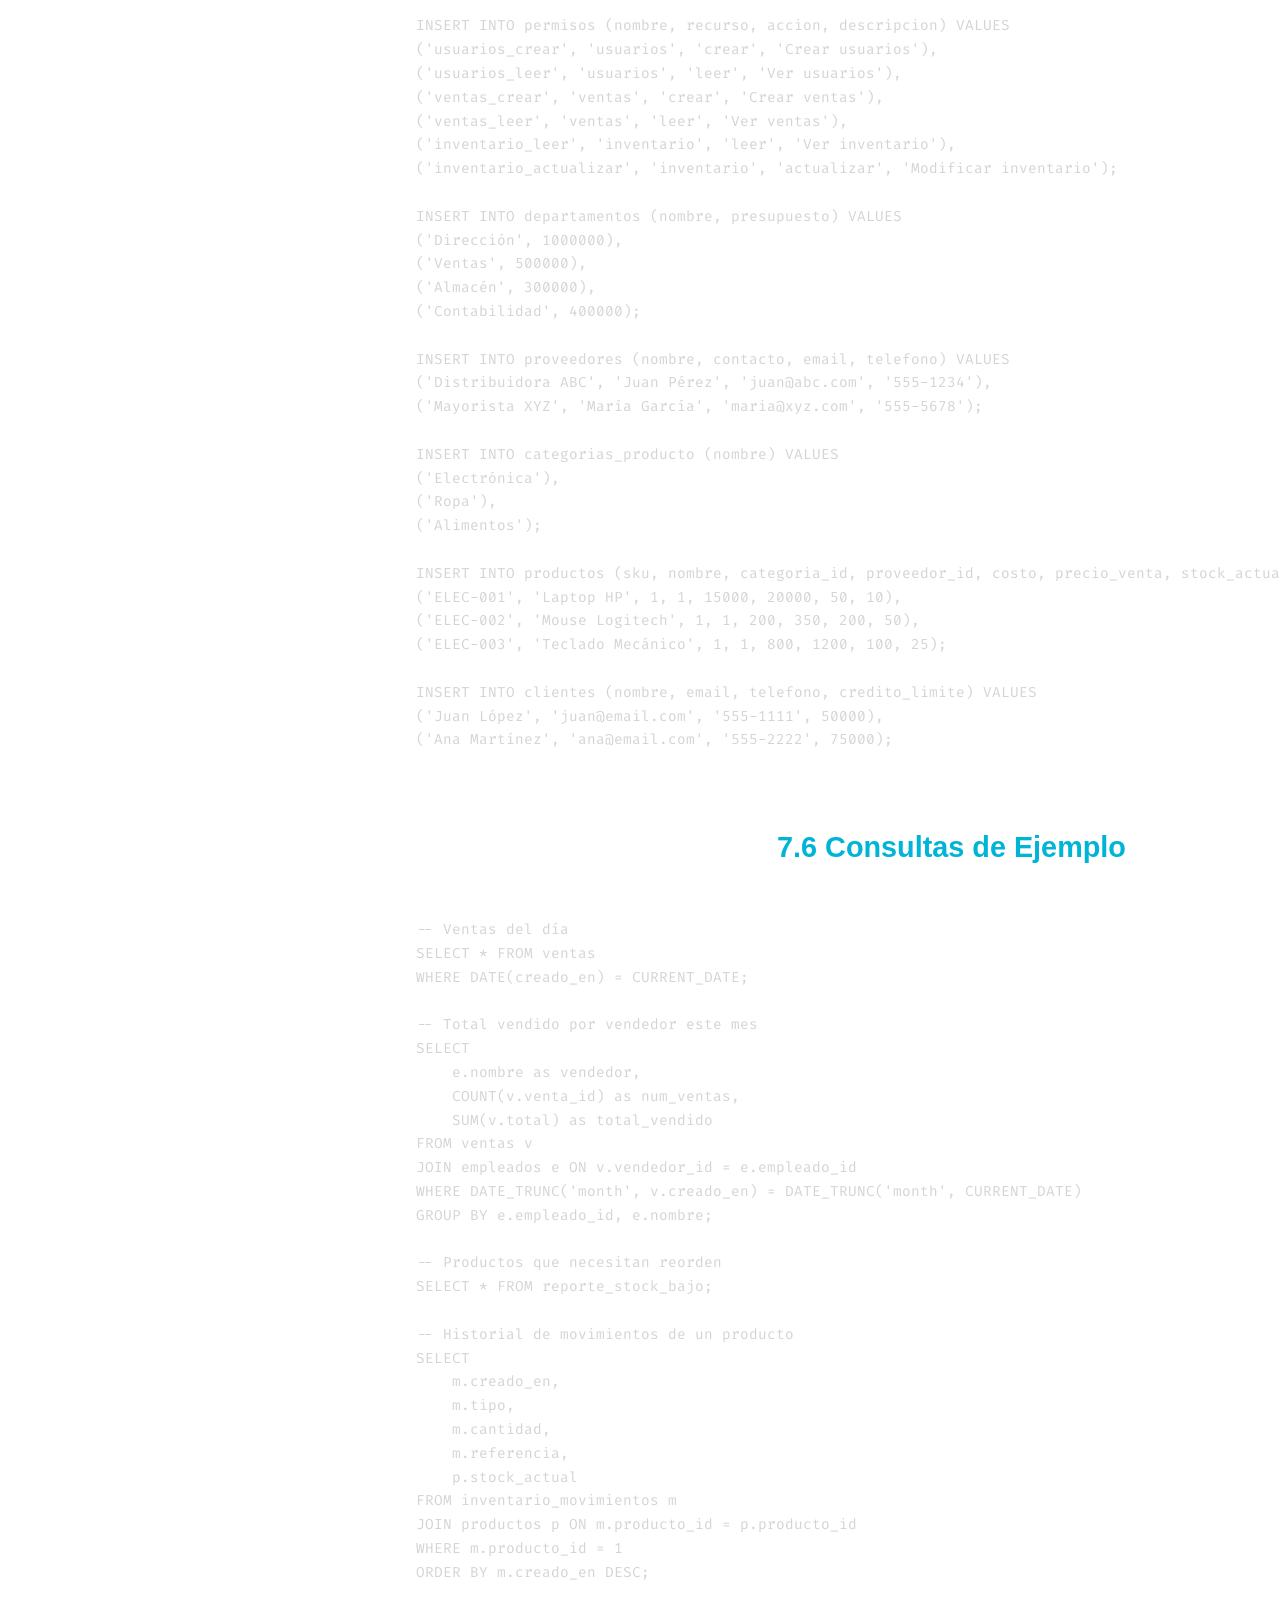
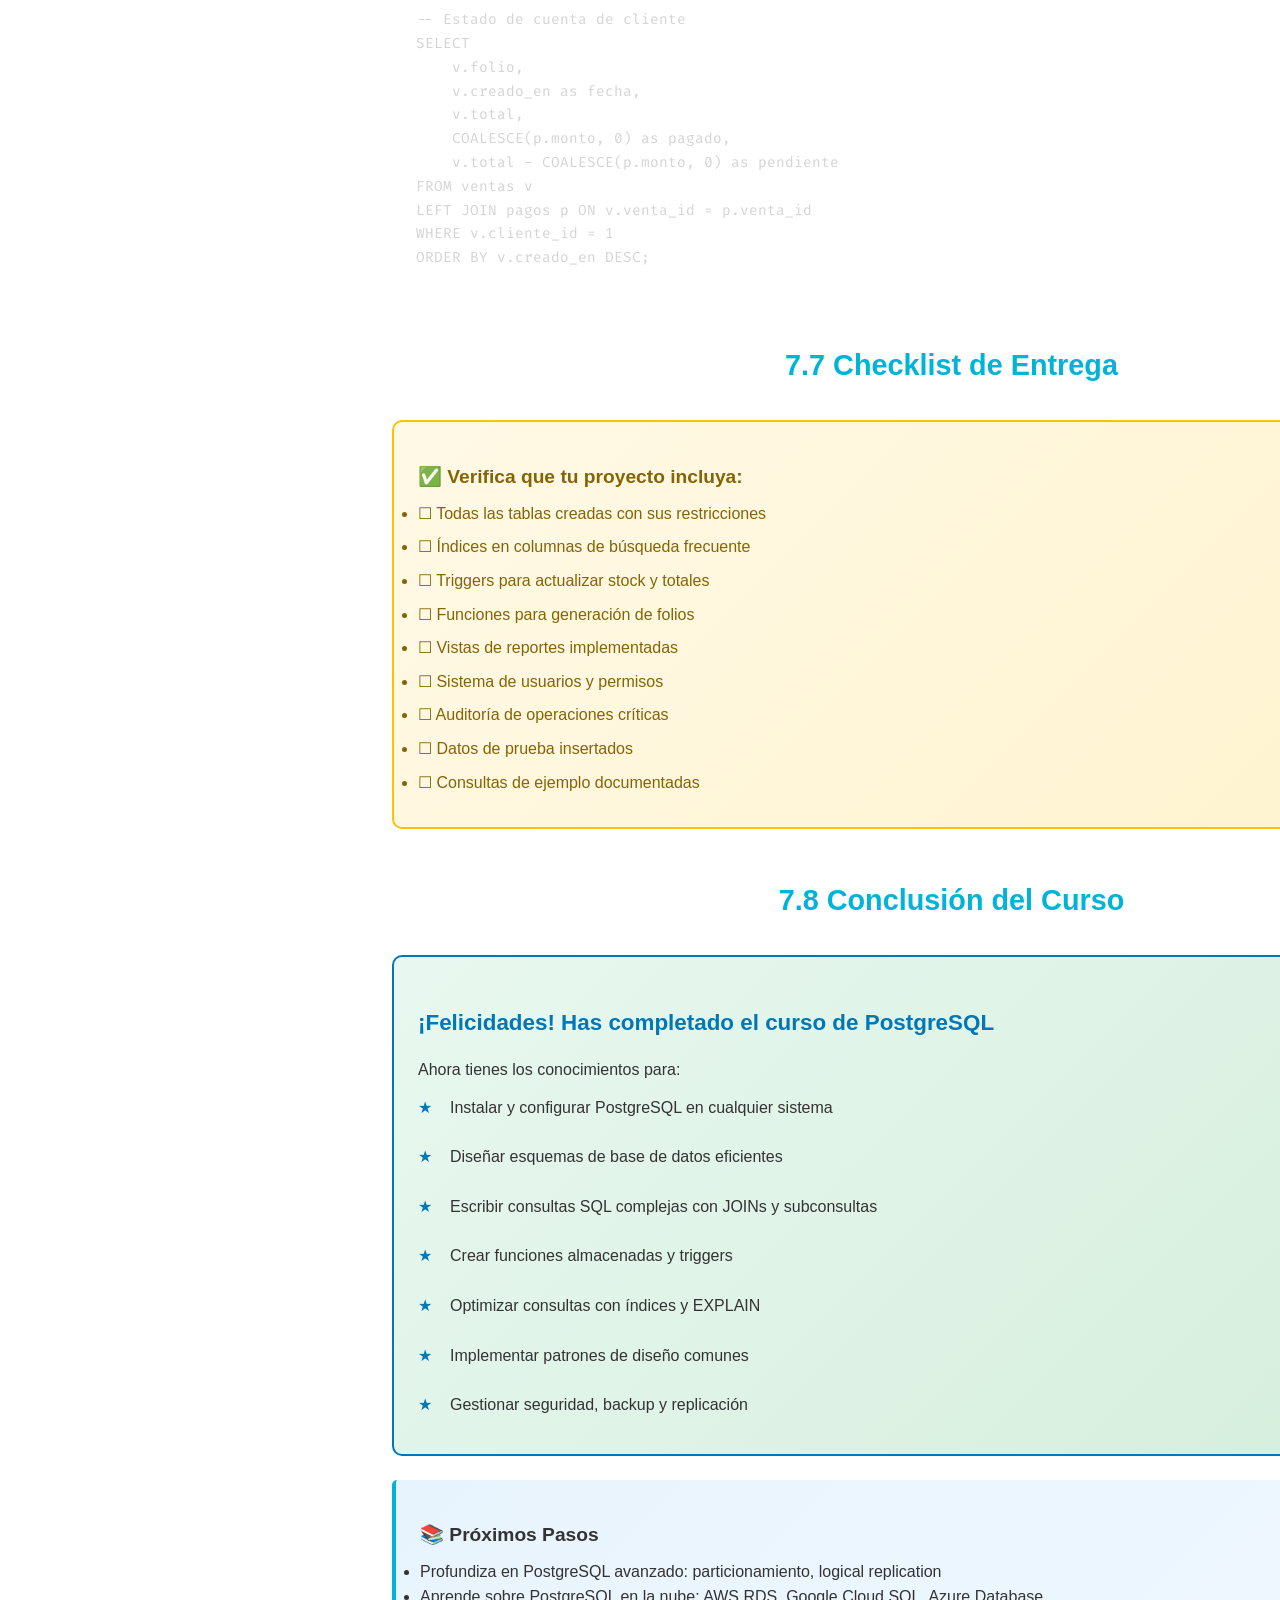
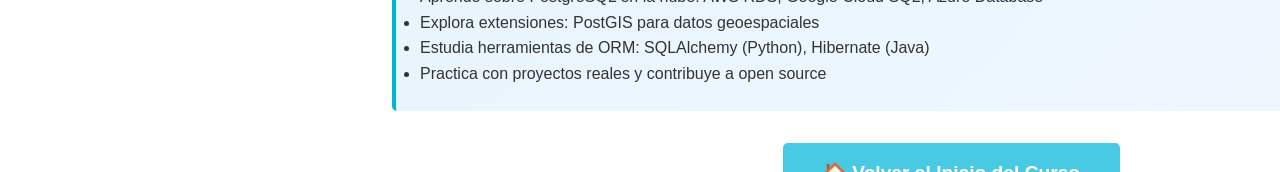
<file: docs/07-proyecto-final.html>
<!DOCTYPE html>
<html lang="es">
<head>
    <meta charset="UTF-8">
    <meta name="viewport" content="width=device-width, initial-scale=1.0">
    <title>07 - Proyecto Final | PostgreSQL desde Cero</title>
    <link rel="stylesheet" href="../css/styles.css">
    <link rel="stylesheet" href="../css/docs.css">
    <link href="https://fonts.googleapis.com/css2?family=Roboto:wght@300;400;500;700&family=Fira+Code:wght@400;500&display=swap" rel="stylesheet">
</head>
<body>
    <header class="header">
        <nav class="navbar">
            <div class="container">
                <div class="logo"><span class="logo-icon">🐘</span><span class="logo-text">PostgreSQL desde Cero</span></div>
                <ul class="nav-menu" id="navMenu">
                    <li><a href="../index.html">Inicio</a></li>
                    <li><a href="../index.html#que-es">¿Qué es?</a></li>
                    <li><a href="../index.html#arquitectura">Arquitectura</a></li>
                    <li><a href="../index.html#temas">Temas</a></li>
                    <li><a href="../index.html#ejemplos">Ejemplos</a></li>
                </ul>
                <button class="nav-toggle" id="navToggle"><span></span><span></span><span></span></button>
            </div>
        </nav>
    </header>

    <main class="docs-main">
        <div class="docs-container">
            <aside class="docs-sidebar">
                <h3>Contenido del Curso</h3>
                <nav class="docs-nav"><ul>
                    <li><a href="01-introduccion.html">01 - Introducción</a></li>
                    <li><a href="02-instalacion.html">02 - Instalación</a></li>
                    <li><a href="03-conceptos-basicos.html">03 - Conceptos Básicos</a></li>
                    <li><a href="04-ejemplos-practicos.html">04 - Ejemplos Prácticos</a></li>
                    <li><a href="05-buenas-practicas.html">05 - Buenas Prácticas</a></li>
                    <li><a href="06-casos-reales.html">06 - Casos Reales</a></li>
                    <li><a href="07-proyecto-final.html" class="active">07 - Proyecto Final</a></li>
                </ul></nav>
            </aside>

            <article class="docs-content">
                <header class="docs-header">
                    <h1>Tema 07: Proyecto Final - Sistema de Gestión Empresarial</h1>
                    <p class="docs-intro">Desarrolla una base de datos completa para una empresa con todos los conceptos aprendidos.</p>
                </header>

                <section class="docs-section">
                    <h2>7.1 Descripción del Proyecto</h2>
                    
                    <div class="info-box">
                        <p><strong>Objetivo:</strong> Crear un sistema completo de gestión empresarial que incluya módulos de recursos humanos, inventario, ventas y reportes.</p>
                    </div>

                    <h3>Requisitos del Sistema</h3>
                    <ul class="feature-list">
                        <li>Gestión de empleados y departamentos</li>
                        <li>Control de inventario de productos</li>
                        <li>Procesamiento de ventas y órdenes</li>
                        <li>Sistema de usuarios y permisos</li>
                        <li>Reportes y análisis de datos</li>
                        <li>Auditoría de todas las operaciones</li>
                    </ul>
                </section>

                <section class="docs-section">
                    <h2>7.2 Esquema de Base de Datos Completo</h2>
                    
                    <h3>Módulo: Recursos Humanos</h3>
                    <pre><code class="language-sql">-- Departamentos
CREATE TABLE departamentos (
    departamento_id SERIAL PRIMARY KEY,
    nombre VARCHAR(100) NOT NULL,
    descripcion TEXT,
    presupuesto DECIMAL(12,2),
    creado_en TIMESTAMP DEFAULT CURRENT_TIMESTAMP
);

-- Puestos
CREATE TABLE puestos (
    puesto_id SERIAL PRIMARY KEY,
    titulo VARCHAR(100) NOT NULL,
    descripcion TEXT,
    salario_minimo DECIMAL(10,2),
    salario_maximo DECIMAL(10,2),
    departamento_id INTEGER REFERENCES departamentos(departamento_id)
);

-- Empleados
CREATE TABLE empleados (
    empleado_id SERIAL PRIMARY KEY,
    numero_empleado VARCHAR(20) UNIQUE NOT NULL,
    nombre VARCHAR(100) NOT NULL,
    apellido_paterno VARCHAR(100) NOT NULL,
    apellido_materno VARCHAR(100),
    email VARCHAR(255) UNIQUE NOT NULL,
    telefono VARCHAR(20),
    fecha_nacimiento DATE,
    direccion TEXT,
    puesto_id INTEGER REFERENCES puestos(puesto_id),
    jefe_id INTEGER REFERENCES empleados(empleado_id),
    fecha_contratacion DATE DEFAULT CURRENT_DATE,
    salario DECIMAL(10,2) CHECK (salario >= 0),
    activo BOOLEAN DEFAULT true,
    eliminado_en TIMESTAMP,
    creado_en TIMESTAMP DEFAULT CURRENT_TIMESTAMP,
    actualizado_en TIMESTAMP DEFAULT CURRENT_TIMESTAMP
);

-- Asistencias
CREATE TABLE asistencias (
    asistencia_id SERIAL PRIMARY KEY,
    empleado_id INTEGER REFERENCES empleados(empleado_id),
    fecha DATE NOT NULL,
    hora_entrada TIME,
    hora_salida TIME,
    tipo VARCHAR(20) DEFAULT 'normal',  -- normal, falta, retardo, vacaciones
    justificante TEXT,
    UNIQUE(empleado_id, fecha)
);</code></pre>

                    <h3>Módulo: Inventario</h3>
                    <pre><code class="language-sql">-- Proveedores
CREATE TABLE proveedores (
    proveedor_id SERIAL PRIMARY KEY,
    nombre VARCHAR(200) NOT NULL,
    contacto VARCHAR(100),
    email VARCHAR(255),
    telefono VARCHAR(20),
    direccion TEXT,
    credito_limite DECIMAL(12,2),
    activo BOOLEAN DEFAULT true
);

-- Categorías de productos
CREATE TABLE categorias_producto (
    categoria_id SERIAL PRIMARY KEY,
    nombre VARCHAR(100) NOT NULL,
    padre_id INTEGER REFERENCES categorias_producto(categoria_id)
);

-- Productos
CREATE TABLE productos (
    producto_id SERIAL PRIMARY KEY,
    sku VARCHAR(50) UNIQUE NOT NULL,
    nombre VARCHAR(200) NOT NULL,
    descripcion TEXT,
    categoria_id INTEGER REFERENCES categorias_producto(categoria_id),
    proveedor_id INTEGER REFERENCES proveedores(proveedor_id),
    costo DECIMAL(10,2) CHECK (costo >= 0),
    precio_venta DECIMAL(10,2) CHECK (precio_venta >= 0),
    stock_actual INTEGER DEFAULT 0,
    stock_minimo INTEGER DEFAULT 10,
    stock_maximo INTEGER,
    ubicacion VARCHAR(50),
    activo BOOLEAN DEFAULT true,
    creado_en TIMESTAMP DEFAULT CURRENT_TIMESTAMP
);

-- Movimientos de inventario
CREATE TABLE inventario_movimientos (
    movimiento_id SERIAL PRIMARY KEY,
    producto_id INTEGER REFERENCES productos(producto_id),
    tipo VARCHAR(20) NOT NULL,  -- entrada, salida, ajuste, transferencia
    cantidad INTEGER NOT NULL,
    costo_unitario DECIMAL(10,2),
    referencia VARCHAR(100),  -- número de orden, factura, etc.
    usuario_id INTEGER,
    notas TEXT,
    creado_en TIMESTAMP DEFAULT CURRENT_TIMESTAMP
);</code></pre>

                    <h3>Módulo: Ventas</h3>
                    <pre><code class="language-sql">-- Clientes
CREATE TABLE clientes (
    cliente_id SERIAL PRIMARY KEY,
    tipo_cliente VARCHAR(20) DEFAULT 'individual',  -- individual, empresa
    nombre VARCHAR(200) NOT NULL,
    rfc VARCHAR(13),  -- Para empresas
    email VARCHAR(255),
    telefono VARCHAR(20),
    direccion_facturacion TEXT,
    direccion_envio TEXT,
    credito_limite DECIMAL(12,2),
    saldo_pendiente DECIMAL(12,2) DEFAULT 0,
    activo BOOLEAN DEFAULT true
);

-- Órdenes de venta
CREATE TABLE ventas (
    venta_id SERIAL PRIMARY KEY,
    folio VARCHAR(20) UNIQUE NOT NULL,
    cliente_id INTEGER REFERENCES clientes(cliente_id),
    vendedor_id INTEGER REFERENCES empleados(empleado_id),
    estado VARCHAR(30) DEFAULT 'pendiente',  -- pendiente, procesando, enviada, completada, cancelada
    subtotal DECIMAL(12,2),
    descuento DECIMAL(12,2) DEFAULT 0,
    impuesto DECIMAL(12,2),
    total DECIMAL(12,2),
    notas TEXT,
    creado_en TIMESTAMP DEFAULT CURRENT_TIMESTAMP,
    actualizado_en TIMESTAMP DEFAULT CURRENT_TIMESTAMP
);

-- Detalle de ventas
CREATE TABLE ventas_detalle (
    venta_id INTEGER REFERENCES ventas(venta_id),
    producto_id INTEGER REFERENCES productos(producto_id),
    cantidad INTEGER NOT NULL CHECK (cantidad > 0),
    precio_unitario DECIMAL(10,2) NOT NULL,
    descuento DECIMAL(10,2) DEFAULT 0,
    subtotal DECIMAL(12,2) NOT NULL,
    PRIMARY KEY (venta_id, producto_id)
);

-- Pagos
CREATE TABLE pagos (
    pago_id SERIAL PRIMARY KEY,
    venta_id INTEGER REFERENCES ventas(venta_id),
    monto DECIMAL(12,2) NOT NULL,
    metodo_pago VARCHAR(30),  -- efectivo, tarjeta, transferencia, cheque
    referencia VARCHAR(100),
    fecha_pago DATE DEFAULT CURRENT_DATE,
    notas TEXT
);</code></pre>

                    <h3>Módulo: Seguridad y Auditoría</h3>
                    <pre><code class="language-sql">-- Usuarios del sistema
CREATE TABLE usuarios_sistema (
    usuario_id SERIAL PRIMARY KEY,
    email VARCHAR(255) UNIQUE NOT NULL,
    password_hash VARCHAR(255) NOT NULL,
    empleado_id INTEGER REFERENCES empleados(empleado_id),
    activo BOOLEAN DEFAULT true,
    ultimo_acceso TIMESTAMP,
    intentos_fallidos INTEGER DEFAULT 0,
    bloqueado_hasta TIMESTAMP,
    creado_en TIMESTAMP DEFAULT CURRENT_TIMESTAMP
);

-- Roles
CREATE TABLE roles (
    rol_id SERIAL PRIMARY KEY,
    nombre VARCHAR(50) UNIQUE NOT NULL,
    descripcion TEXT,
    es_sistema BOOLEAN DEFAULT false  -- Roles del sistema no se pueden eliminar
);

-- Usuarios-Roles
CREATE TABLE usuarios_roles (
    usuario_id INTEGER REFERENCES usuarios_sistema(usuario_id),
    rol_id INTEGER REFERENCES roles(rol_id),
    PRIMARY KEY (usuario_id, rol_id)
);

-- Permisos
CREATE TABLE permisos (
    permiso_id SERIAL PRIMARY KEY,
    nombre VARCHAR(100) UNIQUE NOT NULL,
    recurso VARCHAR(100) NOT NULL,
    accion VARCHAR(50) NOT NULL,
    descripcion TEXT
);

-- Roles-Permisos
CREATE TABLE roles_permisos (
    rol_id INTEGER REFERENCES roles(rol_id),
    permiso_id INTEGER REFERENCES permisos(permiso_id),
    PRIMARY KEY (rol_id, permiso_id)
);

-- Auditoría general
CREATE TABLE auditoria_general (
    auditoria_id BIGSERIAL PRIMARY KEY,
    usuario_id INTEGER,
    accion VARCHAR(50) NOT NULL,
    tabla_afectada VARCHAR(100),
    registro_id INTEGER,
    datos_antiguos JSONB,
    datos_nuevos JSONB,
    ip_address INET,
    user_agent TEXT,
    creado_en TIMESTAMP DEFAULT CURRENT_TIMESTAMP
);</code></pre>
                </section>

                <section class="docs-section">
                    <h2>7.3 Funciones y Triggers Esenciales</h2>
                    
                    <h3>Generar Folio de Venta</h3>
                    <pre><code class="language-sql">CREATE OR REPLACE FUNCTION generar_folio_venta()
RETURNS TRIGGER AS $$
DECLARE
    v_folio VARCHAR(20);
    v_consecutivo INTEGER;
BEGIN
    -- Obtener consecutivo del día
    SELECT COALESCE(MAX(
        SUBSTRING(folio FROM 8)::INTEGER
    ), 0) + 1 INTO v_consecutivo
    FROM ventas
    WHERE folio LIKE 'V-' || TO_CHAR(CURRENT_DATE, 'YYYYMMDD') || '%';
    
    -- Generar folio: V-AAAAMMDD-NNNN
    v_folio := 'V-' || TO_CHAR(CURRENT_DATE, 'YYYYMMDD') || '-' || LPAD(v_consecutivo::TEXT, 4, '0');
    
    NEW.folio := v_folio;
    NEW.creado_en := CURRENT_TIMESTAMP;
    
    RETURN NEW;
END;
$$ LANGUAGE plpgsql;

CREATE TRIGGER trg_generar_folio_venta
BEFORE INSERT ON ventas
FOR EACH ROW EXECUTE FUNCTION generar_folio_venta();</code></pre>

                    <h3>Actualizar Stock al Vender</h3>
                    <pre><code class="language-sql">CREATE OR REPLACE FUNCTION fn_actualizar_stock_venta()
RETURNS TRIGGER AS $$
BEGIN
    -- Restar del stock
    UPDATE productos 
    SET stock_actual = stock_actual - NEW.cantidad
    WHERE producto_id = NEW.producto_id;
    
    -- Registrar movimiento
    INSERT INTO inventario_movimientos (producto_id, tipo, cantidad, referencia)
    VALUES (NEW.producto_id, 'salida', NEW.cantidad, 'Venta: ' || NEW.venta_id);
    
    -- Verificar stock mínimo
    IF (SELECT stock_actual FROM productos WHERE producto_id = NEW.producto_id) 
       < (SELECT stock_minimo FROM productos WHERE producto_id = NEW.producto_id) THEN
        RAISE NOTICE 'Producto % por debajo del stock mínimo', NEW.producto_id;
    END IF;
    
    RETURN NEW;
END;
$$ LANGUAGE plpgsql;

CREATE TRIGGER trg_actualizar_stock_venta
AFTER INSERT ON ventas_detalle
FOR EACH ROW EXECUTE FUNCTION fn_actualizar_stock_venta();</code></pre>

                    <h3>Calcular Totales de Venta</h3>
                    <pre><code class="language-sql">CREATE OR REPLACE FUNCTION fn_calcular_totales_venta()
RETURNS TRIGGER AS $$
DECLARE
    v_subtotal DECIMAL;
    v_descuento DECIMAL;
    v_impuesto DECIMAL;
BEGIN
    SELECT 
        COALESCE(SUM(subtotal), 0),
        COALESCE(SUM(descuento), 0)
    INTO v_subtotal, v_descuento
    FROM ventas_detalle 
    WHERE venta_id = NEW.venta_id;
    
    v_impuesto := (v_subtotal - v_descuento) * 0.16;  -- 16% IVA
    
    UPDATE ventas 
    SET 
        subtotal = v_subtotal,
        descuento = v_descuento,
        impuesto = v_impuesto,
        total = v_subtotal - v_descuento + v_impuesto,
        actualizado_en = CURRENT_TIMESTAMP
    WHERE venta_id = NEW.venta_id;
    
    RETURN NEW;
END;
$$ LANGUAGE plpgsql;

CREATE TRIGGER trg_calcular_totales_venta
AFTER INSERT OR UPDATE ON ventas_detalle
FOR EACH ROW EXECUTE FUNCTION fn_calcular_totales_venta();</code></pre>
                </section>

                <section class="docs-section">
                    <h2>7.4 Vistas y Reportes</h2>
                    
                    <h3>Vistas de Reportes</h3>
                    <pre><code class="language-sql">-- Ventas diarias
CREATE VIEW reporte_ventas_diarias AS
SELECT 
    DATE(creado_en) as fecha,
    COUNT(*) as num_ventas,
    SUM(subtotal) as subtotal,
    SUM(descuento) as descuentos,
    SUM(impuesto) as impuestos,
    SUM(total) as total_ventas
FROM ventas
GROUP BY DATE(creado_en)
ORDER BY fecha DESC;

-- Productos más vendidos
CREATE VIEW reporte_productos_vendidos AS
SELECT 
    p.producto_id,
    p.sku,
    p.nombre,
    c.nombre as categoria,
    SUM(vd.cantidad) as total_vendido,
    SUM(vd.subtotal) as total_ingresos,
    p.stock_actual
FROM productos p
JOIN ventas_detalle vd ON p.producto_id = vd.producto_id
JOIN ventas v ON vd.venta_id = v.venta_id
JOIN categorias_producto c ON p.categoria_id = c.categoria_id
WHERE v.estado != 'cancelada'
GROUP BY p.producto_id, p.sku, p.nombre, c.nombre, p.stock_actual
ORDER BY total_vendido DESC;

-- Empleados por departamento
CREATE VIEW reporte_empleados_departamento AS
SELECT 
    d.departamento_id,
    d.nombre as departamento,
    COUNT(e.empleado_id) as num_empleados,
    AVG(e.salario) as salario_promedio,
    SUM(e.salario) as nomina_total
FROM departamentos d
LEFT JOIN puestos p ON d.departamento_id = p.departamento_id
LEFT JOIN empleados e ON p.puesto_id = e.puesto_id AND e.activo = true
GROUP BY d.departamento_id, d.nombre;

-- Stock por debajo del mínimo
CREATE VIEW reporte_stock_bajo AS
SELECT 
    p.producto_id,
    p.sku,
    p.nombre,
    p.stock_actual,
    p.stock_minimo,
    p.stock_maximo,
    prov.nombre as proveedor,
    p.costo,
    (p.stock_minimo - p.stock_actual) as cantidad_a_reponer
FROM productos p
JOIN proveedores prov ON p.proveedor_id = prov.proveedor_id
WHERE p.stock_actual < p.stock_minimo
AND p.activo = true
ORDER BY cantidad_a_reponer DESC;

-- Clientes morosos
CREATE VIEW reporte_clientes_morosos AS
SELECT 
    c.cliente_id,
    c.nombre,
    c.email,
    c.saldo_pendiente,
    c.credito_limite,
    (c.saldo_pendiente / c.credito_limite * 100) as porcentaje_usado,
    MAX(v.creado_en) as ultima_compra
FROM clientes c
JOIN ventas v ON c.cliente_id = v.cliente_id
WHERE c.saldo_pendiente > 0
GROUP BY c.cliente_id, c.nombre, c.email, c.saldo_pendiente, c.credito_limite
ORDER BY saldo_pendiente DESC;</code></pre>
                </section>

                <section class="docs-section">
                    <h2>7.5 Datos de Prueba</h2>
                    
                    <pre><code class="language-sql">-- Insertar datos básicos
INSERT INTO roles (nombre, descripcion, es_sistema) VALUES
('admin', 'Administrador del sistema', true),
('vendedor', 'Vendedor', false),
('almacenista', 'Responsable de almacén', false),
('contador', 'Departamento de contabilidad', false);

INSERT INTO permisos (nombre, recurso, accion, descripcion) VALUES
('usuarios_crear', 'usuarios', 'crear', 'Crear usuarios'),
('usuarios_leer', 'usuarios', 'leer', 'Ver usuarios'),
('ventas_crear', 'ventas', 'crear', 'Crear ventas'),
('ventas_leer', 'ventas', 'leer', 'Ver ventas'),
('inventario_leer', 'inventario', 'leer', 'Ver inventario'),
('inventario_actualizar', 'inventario', 'actualizar', 'Modificar inventario');

INSERT INTO departamentos (nombre, presupuesto) VALUES
('Dirección', 1000000),
('Ventas', 500000),
('Almacén', 300000),
('Contabilidad', 400000);

INSERT INTO proveedores (nombre, contacto, email, telefono) VALUES
('Distribuidora ABC', 'Juan Pérez', 'juan@abc.com', '555-1234'),
('Mayorista XYZ', 'María García', 'maria@xyz.com', '555-5678');

INSERT INTO categorias_producto (nombre) VALUES
('Electrónica'),
('Ropa'),
('Alimentos');

INSERT INTO productos (sku, nombre, categoria_id, proveedor_id, costo, precio_venta, stock_actual, stock_minimo) VALUES
('ELEC-001', 'Laptop HP', 1, 1, 15000, 20000, 50, 10),
('ELEC-002', 'Mouse Logitech', 1, 1, 200, 350, 200, 50),
('ELEC-003', 'Teclado Mecánico', 1, 1, 800, 1200, 100, 25);

INSERT INTO clientes (nombre, email, telefono, credito_limite) VALUES
('Juan López', 'juan@email.com', '555-1111', 50000),
('Ana Martínez', 'ana@email.com', '555-2222', 75000);</code></pre>
                </section>

                <section class="docs-section">
                    <h2>7.6 Consultas de Ejemplo</h2>
                    
                    <pre><code class="language-sql">-- Ventas del día
SELECT * FROM ventas 
WHERE DATE(creado_en) = CURRENT_DATE;

-- Total vendido por vendedor este mes
SELECT 
    e.nombre as vendedor,
    COUNT(v.venta_id) as num_ventas,
    SUM(v.total) as total_vendido
FROM ventas v
JOIN empleados e ON v.vendedor_id = e.empleado_id
WHERE DATE_TRUNC('month', v.creado_en) = DATE_TRUNC('month', CURRENT_DATE)
GROUP BY e.empleado_id, e.nombre;

-- Productos que necesitan reorden
SELECT * FROM reporte_stock_bajo;

-- Historial de movimientos de un producto
SELECT 
    m.creado_en,
    m.tipo,
    m.cantidad,
    m.referencia,
    p.stock_actual
FROM inventario_movimientos m
JOIN productos p ON m.producto_id = p.producto_id
WHERE m.producto_id = 1
ORDER BY m.creado_en DESC;

-- Estado de cuenta de cliente
SELECT 
    v.folio,
    v.creado_en as fecha,
    v.total,
    COALESCE(p.monto, 0) as pagado,
    v.total - COALESCE(p.monto, 0) as pendiente
FROM ventas v
LEFT JOIN pagos p ON v.venta_id = p.venta_id
WHERE v.cliente_id = 1
ORDER BY v.creado_en DESC;</code></pre>
                </section>

                <section class="docs-section">
                    <h2>7.7 Checklist de Entrega</h2>
                    
                    <div class="exercise-box">
                        <h4>✅ Verifica que tu proyecto incluya:</h4>
                        <ul>
                            <li>☐ Todas las tablas creadas con sus restricciones</li>
                            <li>☐ Índices en columnas de búsqueda frecuente</li>
                            <li>☐ Triggers para actualizar stock y totales</li>
                            <li>☐ Funciones para generación de folios</li>
                            <li>☐ Vistas de reportes implementadas</li>
                            <li>☐ Sistema de usuarios y permisos</li>
                            <li>☐ Auditoría de operaciones críticas</li>
                            <li>☐ Datos de prueba insertados</li>
                            <li>☐ Consultas de ejemplo documentadas</li>
                        </ul>
                    </div>
                </section>

                <section class="docs-section">
                    <h2>7.8 Conclusión del Curso</h2>
                    
                    <div class="summary-box">
                        <h3>¡Felicidades! Has completado el curso de PostgreSQL</h3>
                        <p>Ahora tienes los conocimientos para:</p>
                        <ul>
                            <li>Instalar y configurar PostgreSQL en cualquier sistema</li>
                            <li>Diseñar esquemas de base de datos eficientes</li>
                            <li>Escribir consultas SQL complejas con JOINs y subconsultas</li>
                            <li>Crear funciones almacenadas y triggers</li>
                            <li>Optimizar consultas con índices y EXPLAIN</li>
                            <li>Implementar patrones de diseño comunes</li>
                            <li>Gestionar seguridad, backup y replicación</li>
                        </ul>
                    </div>

                    <div class="info-box">
                        <h4>📚 Próximos Pasos</h4>
                        <ul>
                            <li>Profundiza en PostgreSQL avanzado: particionamiento, logical replication</li>
                            <li>Aprende sobre PostgreSQL en la nube: AWS RDS, Google Cloud SQL, Azure Database</li>
                            <li>Explora extensiones: PostGIS para datos geoespaciales</li>
                            <li>Estudia herramientas de ORM: SQLAlchemy (Python), Hibernate (Java)</li>
                            <li>Practica con proyectos reales y contribuye a open source</li>
                        </ul>
                    </div>

                    <div style="text-align: center; margin-top: 2rem;">
                        <a href="../index.html" class="btn btn-primary" style="font-size: 1.2rem; padding: 15px 40px;">
                            🏠 Volver al Inicio del Curso
                        </a>
                    </div>
                </section>
            </article>
        </div>
    </main>

    <footer class="footer">
        <div class="container">
            <div class="footer-bottom">
                <p>👨‍💻 Desarrollado por <strong>Isaac Esteban Haro Torres</strong></p>
                <p class="developer-info">Ingeniero en Sistemas · Full Stack · Automatización · Data</p>
                <div class="developer-contact">
                    <p>📧 Email: <a href="mailto:zackharo1@gmail.com">zackharo1@gmail.com</a></p>
                    <p>💻 GitHub: <a href="https://github.com/ieharo1" target="_blank">github.com/ieharo1</a></p>
                </div>
                <p class="copyright">© 2026 Isaac Esteban Haro Torres - Todos los derechos reservados.</p>
            </div>
        </div>
    </footer>
    <script src="../js/main.js"></script>
</body>
</html>
</file>
<file: css/styles.css>
/* Reset y estilos base */
* {
    margin: 0;
    padding: 0;
    box-sizing: border-box;
}

:root {
    --primary-color: #00b4d8;
    --secondary-color: #0077b6;
    --accent-color: #48cae4;
    --text-color: #333;
    --bg-light: #f8f9fa;
    --bg-dark: #212529;
    --white: #ffffff;
    --transition: all 0.3s ease;
}

body {
    font-family: 'Segoe UI', Tahoma, Geneva, Verdana, sans-serif;
    line-height: 1.6;
    color: var(--text-color);
}

.container {
    max-width: 1200px;
    margin: 0 auto;
    padding: 0 20px;
}

/* Header y Navegación */
.header {
    background: var(--secondary-color);
    position: fixed;
    width: 100%;
    top: 0;
    z-index: 1000;
}

.navbar {
    padding: 1rem 0;
}

.navbar .container {
    display: flex;
    justify-content: space-between;
    align-items: center;
}

.logo {
    font-size: 1.5rem;
    font-weight: bold;
    color: var(--white);
    text-decoration: none;
}

.nav-menu {
    display: flex;
    list-style: none;
    gap: 2rem;
}

.nav-menu a {
    color: var(--white);
    text-decoration: none;
    transition: var(--transition);
}

.nav-menu a:hover {
    color: var(--accent-color);
}

/* Hero Section */
.hero {
    background: linear-gradient(135deg, var(--secondary-color) 0%, var(--accent-color) 100%);
    color: var(--white);
    padding: 150px 0 100px;
    text-align: center;
    margin-top: 60px;
}

.hero h1 {
    font-size: 3rem;
    margin-bottom: 1rem;
}

.hero-subtitle {
    font-size: 1.5rem;
    margin-bottom: 2rem;
}

.hero-quote {
    font-style: italic;
    font-size: 1.2rem;
    max-width: 800px;
    margin: 0 auto 2rem;
    padding: 1.5rem;
    background: rgba(255, 255, 255, 0.1);
    border-radius: 10px;
    border-left: 4px solid var(--accent-color);
}

/* Botones */
.btn {
    display: inline-block;
    padding: 12px 30px;
    border-radius: 5px;
    text-decoration: none;
    font-weight: bold;
    transition: var(--transition);
    cursor: pointer;
    border: none;
}

.btn-primary {
    background: var(--accent-color);
    color: var(--white);
}

.btn-primary:hover {
    background: #90e0ef;
    transform: translateY(-2px);
}

/* Secciones de Contenido */
.content, .examples, .resources, .contact {
    padding: 80px 0;
}

.content {
    background: var(--bg-light);
}

.examples {
    background: var(--white);
}

.resources {
    background: var(--bg-light);
}

.contact {
    background: var(--secondary-color);
    color: var(--white);
}

/* Títulos de Sección */
h2 {
    font-size: 2.5rem;
    text-align: center;
    margin-bottom: 3rem;
    color: var(--secondary-color);
}

.resources h2, .contact h2 {
    color: var(--white);
}

/* Módulos */
.modules {
    display: grid;
    grid-template-columns: repeat(auto-fit, minmax(300px, 1fr));
    gap: 2rem;
}

.module {
    background: var(--white);
    padding: 2rem;
    border-radius: 10px;
    box-shadow: 0 5px 15px rgba(0, 0, 0, 0.1);
    transition: var(--transition);
}

.module:hover {
    transform: translateY(-5px);
    box-shadow: 0 10px 30px rgba(0, 0, 0, 0.15);
}

.module h3 {
    color: var(--primary-color);
    margin-bottom: 1rem;
    font-size: 1.5rem;
}

.module ul {
    list-style: none;
    padding-left: 0;
}

.module ul li {
    padding: 0.5rem 0;
    padding-left: 1.5rem;
    position: relative;
}

.module ul li::before {
    content: "✓";
    color: var(--accent-color);
    position: absolute;
    left: 0;
    font-weight: bold;
}

.btn-module {
    display: inline-block;
    margin-top: 1rem;
    padding: 0.5rem 1rem;
    color: var(--primary-color);
    text-decoration: none;
    font-weight: 600;
    transition: var(--transition);
}

.btn-module:hover {
    color: var(--accent-color);
    transform: translateX(5px);
}

.topics {
    padding: 100px 0;
    background: var(--white);
}

.topics-intro {
    text-align: center;
    font-size: 1.2rem;
    color: #666;
    margin-bottom: 3rem;
}

.topics-grid {
    display: grid;
    grid-template-columns: repeat(auto-fit, minmax(300px, 1fr));
    gap: 2rem;
    margin-bottom: 4rem;
}

.topic-card {
    background: var(--white);
    border: 2px solid #eee;
    border-radius: 15px;
    padding: 2rem;
    transition: var(--transition);
}

.topic-card:hover {
    border-color: var(--primary-color);
    box-shadow: 0 10px 40px rgba(0, 180, 216, 0.15);
    transform: translateY(-5px);
}

.topic-header {
    display: flex;
    align-items: center;
    gap: 1rem;
    margin-bottom: 1.5rem;
    padding-bottom: 1rem;
    border-bottom: 2px solid #eee;
}

.topic-icon { font-size: 2rem; }
.topic-header h3 { color: var(--secondary-color); font-size: 1.3rem; }

.topic-list { list-style: none; margin-bottom: 1.5rem; }
.topic-list li { padding: 0.7rem 0; border-bottom: 1px solid #f5f5f5; }
.topic-list li:last-child { border-bottom: none; }
.topic-list a {
    color: var(--text-color);
    text-decoration: none;
    transition: var(--transition);
    display: block;
    padding: 0.3rem 0;
}
.topic-list a:hover {
    color: var(--primary-color);
    padding-left: 5px;
}

.btn-topic {
    display: inline-block;
    padding: 0.7rem 1.5rem;
    background: var(--primary-color);
    color: var(--white);
    border-radius: 25px;
    text-decoration: none;
    font-weight: 600;
    transition: var(--transition);
}
.btn-topic:hover {
    background: var(--secondary-color);
    transform: translateX(5px);
}

.topic-content { max-width: 900px; margin: 0 auto; }

.content-detail {
    background: var(--white);
    border: 1px solid #eee;
    border-radius: 15px;
    padding: 3rem;
    margin-bottom: 2rem;
    scroll-margin-top: 100px;
    display: none;
}

.content-detail h3 {
    color: var(--secondary-color);
    font-size: 2rem;
    margin-bottom: 1.5rem;
    padding-bottom: 1rem;
    border-bottom: 3px solid var(--primary-color);
}
.content-detail h4 { color: var(--primary-color); font-size: 1.4rem; margin: 2rem 0 1rem; }
.content-body p { line-height: 1.8; margin-bottom: 1rem; color: #444; }
.content-body ul, .content-body ol { margin: 1rem 0 1rem 2rem; line-height: 1.8; }
.content-body li { margin-bottom: 0.5rem; color: #444; }
.content-body pre {
    background: var(--bg-dark);
    color: #f8f8f2;
    padding: 1.5rem;
    border-radius: 10px;
    overflow-x: auto;
    margin: 1.5rem 0;
}
.content-body code { font-family: 'Consolas', monospace; font-size: 0.9rem; }
.content-body a { color: var(--primary-color); text-decoration: none; }
.content-body a:hover { text-decoration: underline; }

.info-table { width: 100%; border-collapse: collapse; margin: 1.5rem 0; }
.info-table th, .info-table td { padding: 1rem; text-align: left; border: 1px solid #eee; }
.info-table th { background: var(--primary-color); color: var(--white); }
.info-table tr:nth-child(even) { background: #f8f9fa; }

.info-box {
    background: linear-gradient(135deg, #e3f2fd 0%, #bbdefb 100%);
    border-left: 4px solid var(--primary-color);
    padding: 1.5rem;
    border-radius: 0 10px 10px 0;
    margin: 2rem 0;
}
.info-box strong { color: var(--secondary-color); }

.btn-back {
    display: inline-block;
    margin-top: 2rem;
    padding: 0.8rem 2rem;
    background: var(--bg-light);
    color: var(--secondary-color);
    border-radius: 25px;
    text-decoration: none;
    font-weight: 600;
    border: 2px solid #eee;
}
.btn-back:hover {
    background: var(--primary-color);
    color: var(--white);
}

/* Bloques de Código */
.code-block {
    background: var(--bg-dark);
    color: #f8f8f2;
    padding: 2rem;
    border-radius: 10px;
    margin-bottom: 2rem;
    overflow-x: auto;
}

.code-block h3 {
    color: var(--primary-color);
    margin-bottom: 1rem;
}

.code-block pre {
    font-family: 'Courier New', monospace;
    font-size: 0.9rem;
    line-height: 1.5;
}

.code-block code {
    color: #8be9fd;
}

/* Grid de Recursos */
.resource-grid {
    display: grid;
    grid-template-columns: repeat(auto-fit, minmax(250px, 1fr));
    gap: 2rem;
}

.resource-card {
    background: var(--white);
    padding: 2rem;
    border-radius: 10px;
    box-shadow: 0 5px 15px rgba(0, 0, 0, 0.1);
}

.resource-card h4 {
    color: var(--primary-color);
    margin-bottom: 1rem;
    font-size: 1.3rem;
}

.resource-card ul {
    list-style: none;
}

.resource-card ul li {
    padding: 0.5rem 0;
}

.resource-card a {
    color: var(--primary-color);
    text-decoration: none;
    transition: var(--transition);
}

.resource-card a:hover {
    color: var(--accent-color);
}

/* Contacto */
.contact-title {
    text-align: center;
    font-size: 1.2rem;
    margin-bottom: 2rem;
    opacity: 0.9;
}

.contact-info {
    text-align: center;
}

.contact-info p {
    margin: 1rem 0;
    font-size: 1.1rem;
}

.contact-info a {
    color: var(--accent-color);
    text-decoration: none;
}

.contact-info a:hover {
    text-decoration: underline;
}

/* Footer */
.footer {
    background: var(--bg-dark);
    color: var(--white);
    text-align: center;
    padding: 2rem 0;
}

/* Responsive */
@media (max-width: 768px) {
    .hero h1 {
        font-size: 2rem;
    }

    .hero-subtitle {
        font-size: 1.2rem;
    }

    .nav-menu {
        gap: 1rem;
        font-size: 0.9rem;
    }

    h2 {
        font-size: 2rem;
    }

    .modules, .resource-grid {
        grid-template-columns: 1fr;
    }
}

/* Smooth Scroll */
html {
    scroll-behavior: smooth;
}

/* Animaciones */
@keyframes fadeIn {
    from {
        opacity: 0;
        transform: translateY(20px);
    }
    to {
        opacity: 1;
        transform: translateY(0);
    }
}

.module, .resource-card, .code-block {
    animation: fadeIn 0.5s ease-out;
}
</file>
<file: css/docs.css>
/* ============================================
   PostgreSQL desde Cero - Estilos de Documentación
   ============================================ */

/* Docs Main Layout */
.docs-main {
    margin-top: 80px;
    min-height: calc(100vh - 200px);
}

.docs-container {
    display: grid;
    grid-template-columns: 280px 1fr;
    gap: 2rem;
    max-width: 1400px;
    margin: 0 auto;
    padding: 2rem;
}

/* Sidebar */
.docs-sidebar {
    position: sticky;
    top: 100px;
    height: fit-content;
    background: var(--white);
    border-radius: 10px;
    box-shadow: var(--shadow);
    padding: 1.5rem;
}

.docs-sidebar h3 {
    color: var(--primary-color);
    margin-bottom: 1rem;
    padding-bottom: 0.5rem;
    border-bottom: 2px solid var(--border-color);
}

.docs-nav ul {
    list-style: none;
}

.docs-nav li {
    margin-bottom: 0.5rem;
}

.docs-nav a {
    display: block;
    padding: 0.75rem 1rem;
    color: var(--text-color);
    text-decoration: none;
    border-radius: 5px;
    transition: var(--transition);
}

.docs-nav a:hover {
    background: var(--light-bg);
    color: var(--primary-color);
}

.docs-nav a.active {
    background: var(--primary-color);
    color: var(--white);
}

/* Docs Content */
.docs-content {
    background: var(--white);
    border-radius: 10px;
    box-shadow: var(--shadow);
    padding: 2rem 3rem;
}

.docs-header {
    margin-bottom: 2rem;
    padding-bottom: 1.5rem;
    border-bottom: 2px solid var(--border-color);
}

.docs-header h1 {
    color: var(--primary-color);
    font-size: 2.5rem;
    margin-bottom: 0.5rem;
}

.docs-intro {
    font-size: 1.2rem;
    color: var(--text-light);
}

/* Sections */
.docs-section {
    margin-bottom: 3rem;
}

.docs-section h2 {
    color: var(--primary-color);
    font-size: 1.8rem;
    margin: 2rem 0 1rem;
    padding-bottom: 0.5rem;
    border-bottom: 2px solid var(--border-color);
}

.docs-section h3 {
    color: var(--text-color);
    font-size: 1.4rem;
    margin: 1.5rem 0 1rem;
}

.docs-section h4 {
    color: var(--text-color);
    font-size: 1.2rem;
    margin: 1rem 0 0.5rem;
}

/* Info Box */
.info-box {
    background: linear-gradient(135deg, #e8f4fd 0%, #f0f8ff 100%);
    border-left: 4px solid var(--primary-color);
    padding: 1.5rem;
    border-radius: 5px;
    margin: 1.5rem 0;
}

.info-box p {
    margin: 0;
}

/* Feature List */
.feature-list {
    list-style: none;
    padding-left: 0;
}

.feature-list li {
    padding: 0.75rem 0;
    padding-left: 2rem;
    position: relative;
    border-bottom: 1px solid var(--border-color);
}

.feature-list li:last-child {
    border-bottom: none;
}

.feature-list li::before {
    content: '✓';
    position: absolute;
    left: 0;
    color: var(--secondary-color);
    font-weight: bold;
    font-size: 1.2rem;
}

/* Docs Table */
.docs-table {
    width: 100%;
    border-collapse: collapse;
    margin: 1.5rem 0;
    overflow: hidden;
    border-radius: 8px;
    box-shadow: var(--shadow);
}

.docs-table thead {
    background: var(--primary-color);
    color: var(--white);
}

.docs-table th,
.docs-table td {
    padding: 1rem;
    text-align: left;
    border-bottom: 1px solid var(--border-color);
}

.docs-table tbody tr:hover {
    background: var(--light-bg);
}

/* Timeline */
.timeline {
    position: relative;
    padding: 2rem 0;
}

.timeline::before {
    content: '';
    position: absolute;
    left: 60px;
    top: 0;
    bottom: 0;
    width: 4px;
    background: var(--primary-color);
}

.timeline-item {
    display: flex;
    gap: 1.5rem;
    margin-bottom: 2rem;
    position: relative;
}

.timeline-year {
    min-width: 60px;
    background: var(--primary-color);
    color: var(--white);
    padding: 0.5rem 1rem;
    border-radius: 20px;
    text-align: center;
    font-weight: 700;
    height: fit-content;
}

.timeline-content {
    flex: 1;
    background: var(--light-bg);
    padding: 1rem 1.5rem;
    border-radius: 8px;
}

.timeline-content h4 {
    color: var(--primary-color);
    margin: 0 0 0.5rem;
}

.timeline-content p {
    margin: 0;
    color: var(--text-light);
}

/* Use Cases Grid */
.use-cases-grid {
    display: grid;
    grid-template-columns: repeat(auto-fit, minmax(250px, 1fr));
    gap: 1.5rem;
    margin: 1.5rem 0;
}

.use-case-card {
    background: var(--white);
    border: 2px solid var(--border-color);
    border-radius: 10px;
    padding: 1.5rem;
    text-align: center;
    transition: var(--transition);
}

.use-case-card:hover {
    border-color: var(--primary-color);
    transform: translateY(-5px);
    box-shadow: var(--shadow-lg);
}

.use-case-icon {
    font-size: 3rem;
    margin-bottom: 1rem;
}

.use-case-card h4 {
    color: var(--primary-color);
    margin-bottom: 0.5rem;
}

.use-case-card ul {
    list-style: none;
    padding: 0;
    margin-top: 1rem;
    text-align: left;
}

.use-case-card li {
    padding: 0.25rem 0;
    padding-left: 1.5rem;
    position: relative;
    font-size: 0.9rem;
}

.use-case-card li::before {
    content: '•';
    position: absolute;
    left: 0;
    color: var(--primary-color);
}

/* Architecture Components */
.architecture-components {
    display: grid;
    grid-template-columns: repeat(auto-fit, minmax(280px, 1fr));
    gap: 1.5rem;
    margin: 1.5rem 0;
}

.arch-component {
    background: var(--white);
    border: 2px solid var(--border-color);
    border-radius: 10px;
    padding: 1.5rem;
    transition: var(--transition);
}

.arch-component:hover {
    border-color: var(--primary-color);
    box-shadow: var(--shadow);
}

.arch-component h4 {
    color: var(--primary-color);
    margin-bottom: 1rem;
}

.arch-component ul {
    list-style: none;
    padding: 0;
}

.arch-component li {
    padding: 0.5rem 0;
    padding-left: 1.5rem;
    position: relative;
}

.arch-component li::before {
    content: '→';
    position: absolute;
    left: 0;
    color: var(--primary-color);
}

/* Concept Box */
.concept-box {
    background: var(--light-bg);
    border-radius: 10px;
    padding: 1.5rem;
    margin: 1.5rem 0;
}

.concept-box h4 {
    color: var(--primary-color);
    margin-bottom: 0.5rem;
}

.concept-box pre {
    background: var(--dark-bg);
    padding: 1rem;
    border-radius: 5px;
    overflow-x: auto;
    margin-top: 1rem;
}

.concept-box code {
    font-family: 'Fira Code', monospace;
    font-size: 0.9rem;
    color: #d4d4d4;
}

/* Exercise Box */
.exercise-box {
    background: linear-gradient(135deg, #fff9e6 0%, #fff3cd 100%);
    border: 2px solid #ffc107;
    border-radius: 10px;
    padding: 1.5rem;
    margin: 1.5rem 0;
}

.exercise-box h4 {
    color: #856404;
    margin-bottom: 0.5rem;
}

.exercise-box p {
    color: #856404;
}

.exercise-box ol {
    margin: 1rem 0;
    padding-left: 1.5rem;
}

.exercise-box li {
    margin-bottom: 0.5rem;
    color: #856404;
}

.exercise-box code {
    background: rgba(0, 0, 0, 0.1);
    padding: 0.2rem 0.5rem;
    border-radius: 3px;
    font-family: 'Fira Code', monospace;
}

/* Summary Box */
.summary-box {
    background: linear-gradient(135deg, #e8f8f0 0%, #d4edda 100%);
    border: 2px solid var(--secondary-color);
    border-radius: 10px;
    padding: 1.5rem;
    margin: 1.5rem 0;
}

.summary-box h3 {
    color: var(--secondary-color);
    margin-bottom: 1rem;
}

.summary-box ul {
    list-style: none;
    padding: 0;
}

.summary-box li {
    padding: 0.75rem 0;
    padding-left: 2rem;
    position: relative;
}

.summary-box li::before {
    content: '★';
    position: absolute;
    left: 0;
    color: var(--secondary-color);
}

/* Next Topic */
.next-topic {
    text-align: center;
    margin-top: 3rem;
    padding-top: 2rem;
    border-top: 2px solid var(--border-color);
}

/* Code Blocks */
.docs-content pre {
    background: var(--dark-bg);
    padding: 1.5rem;
    border-radius: 8px;
    overflow-x: auto;
    margin: 1rem 0;
}

.docs-content code {
    font-family: 'Fira Code', monospace;
    font-size: 0.9rem;
    color: #d4d4d4;
}

/* Responsive */
@media (max-width: 900px) {
    .docs-container {
        grid-template-columns: 1fr;
    }
    
    .docs-sidebar {
        position: relative;
        top: 0;
    }
    
    .docs-content {
        padding: 1.5rem;
    }
    
    .docs-header h1 {
        font-size: 1.8rem;
    }
}
</file>
